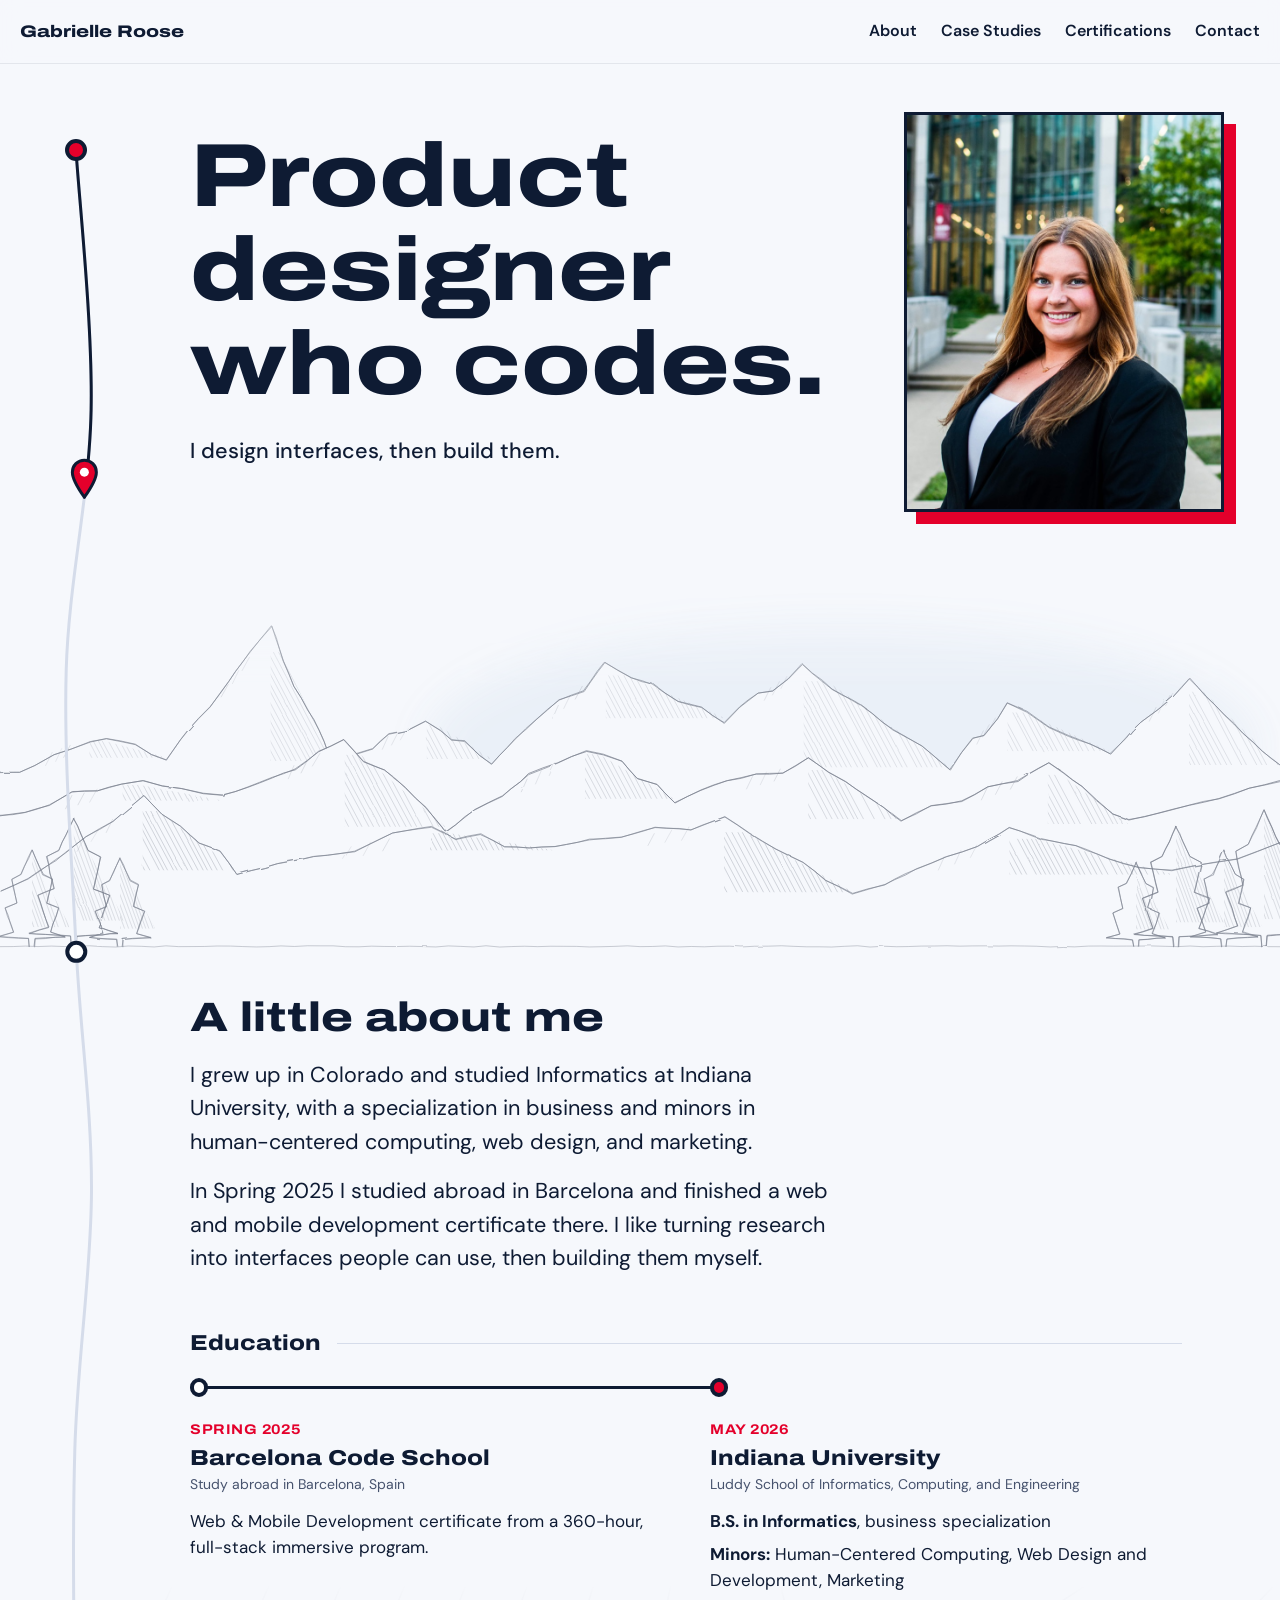
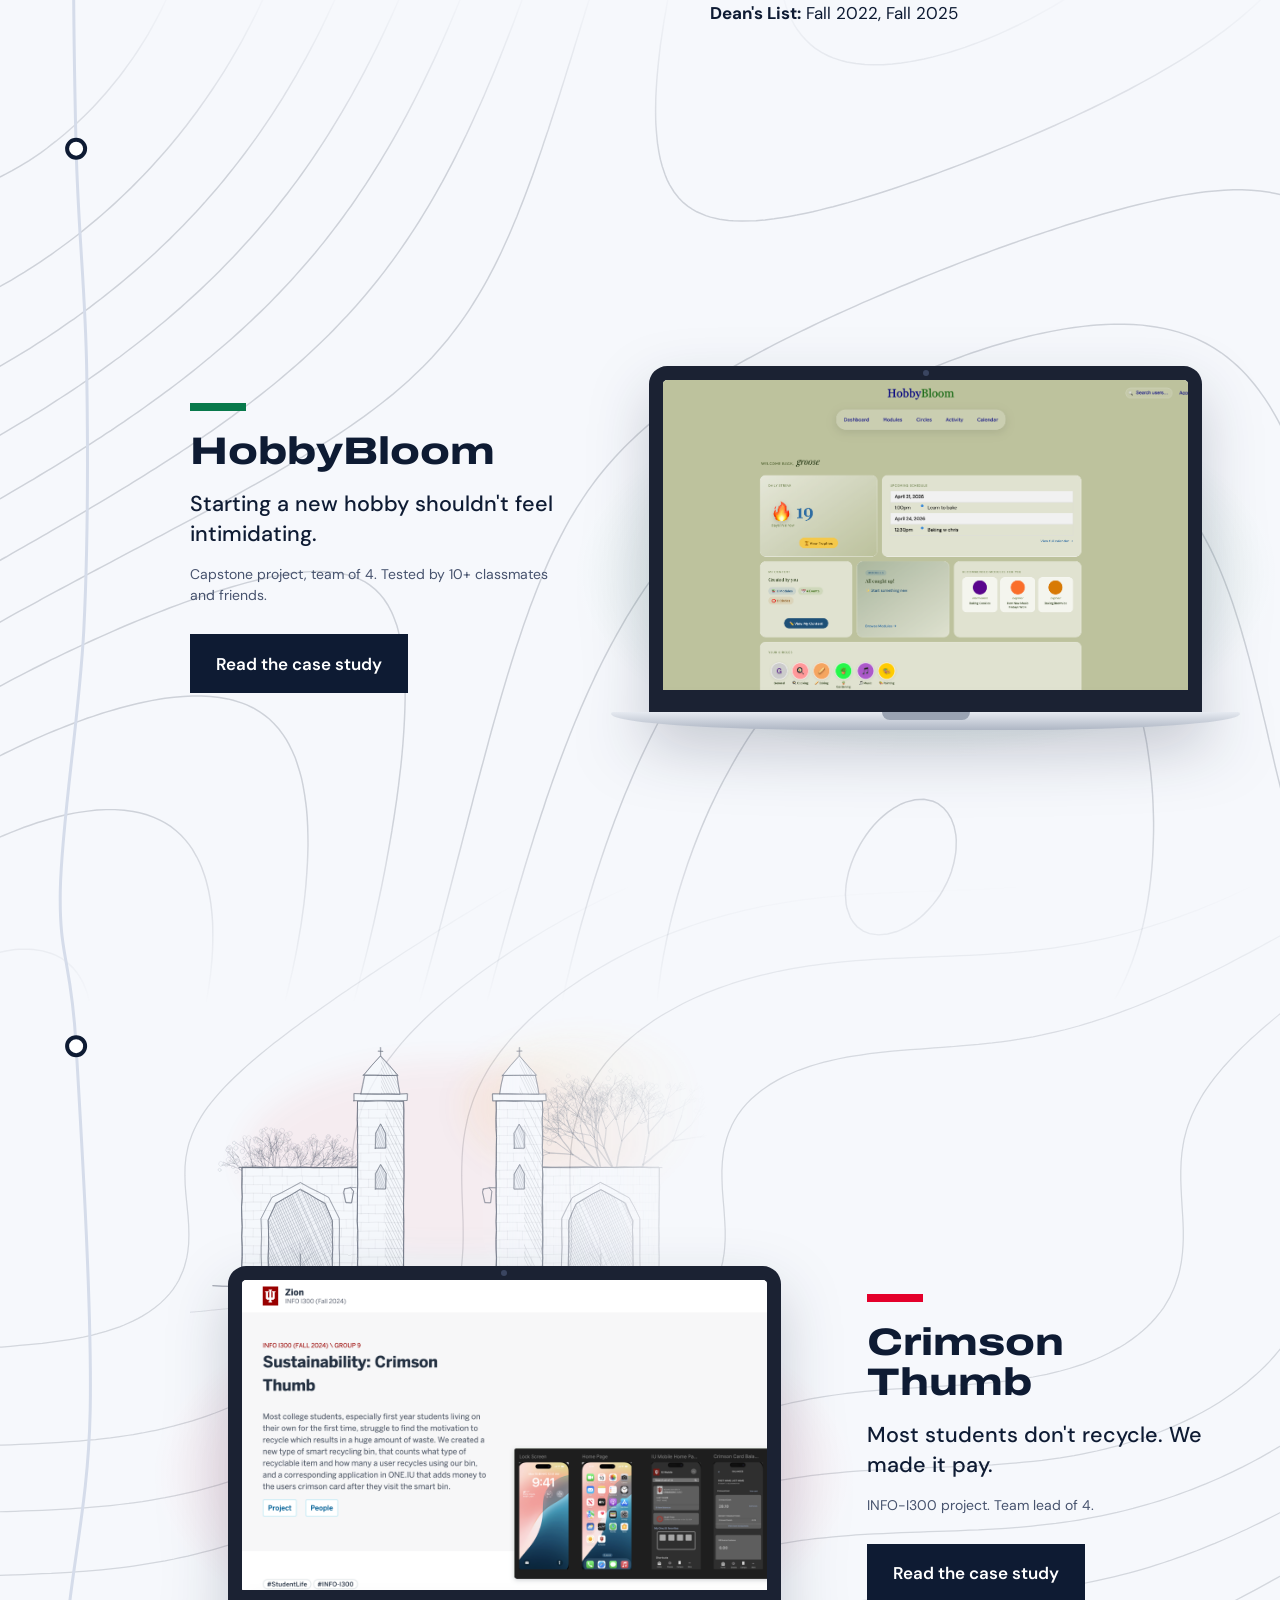
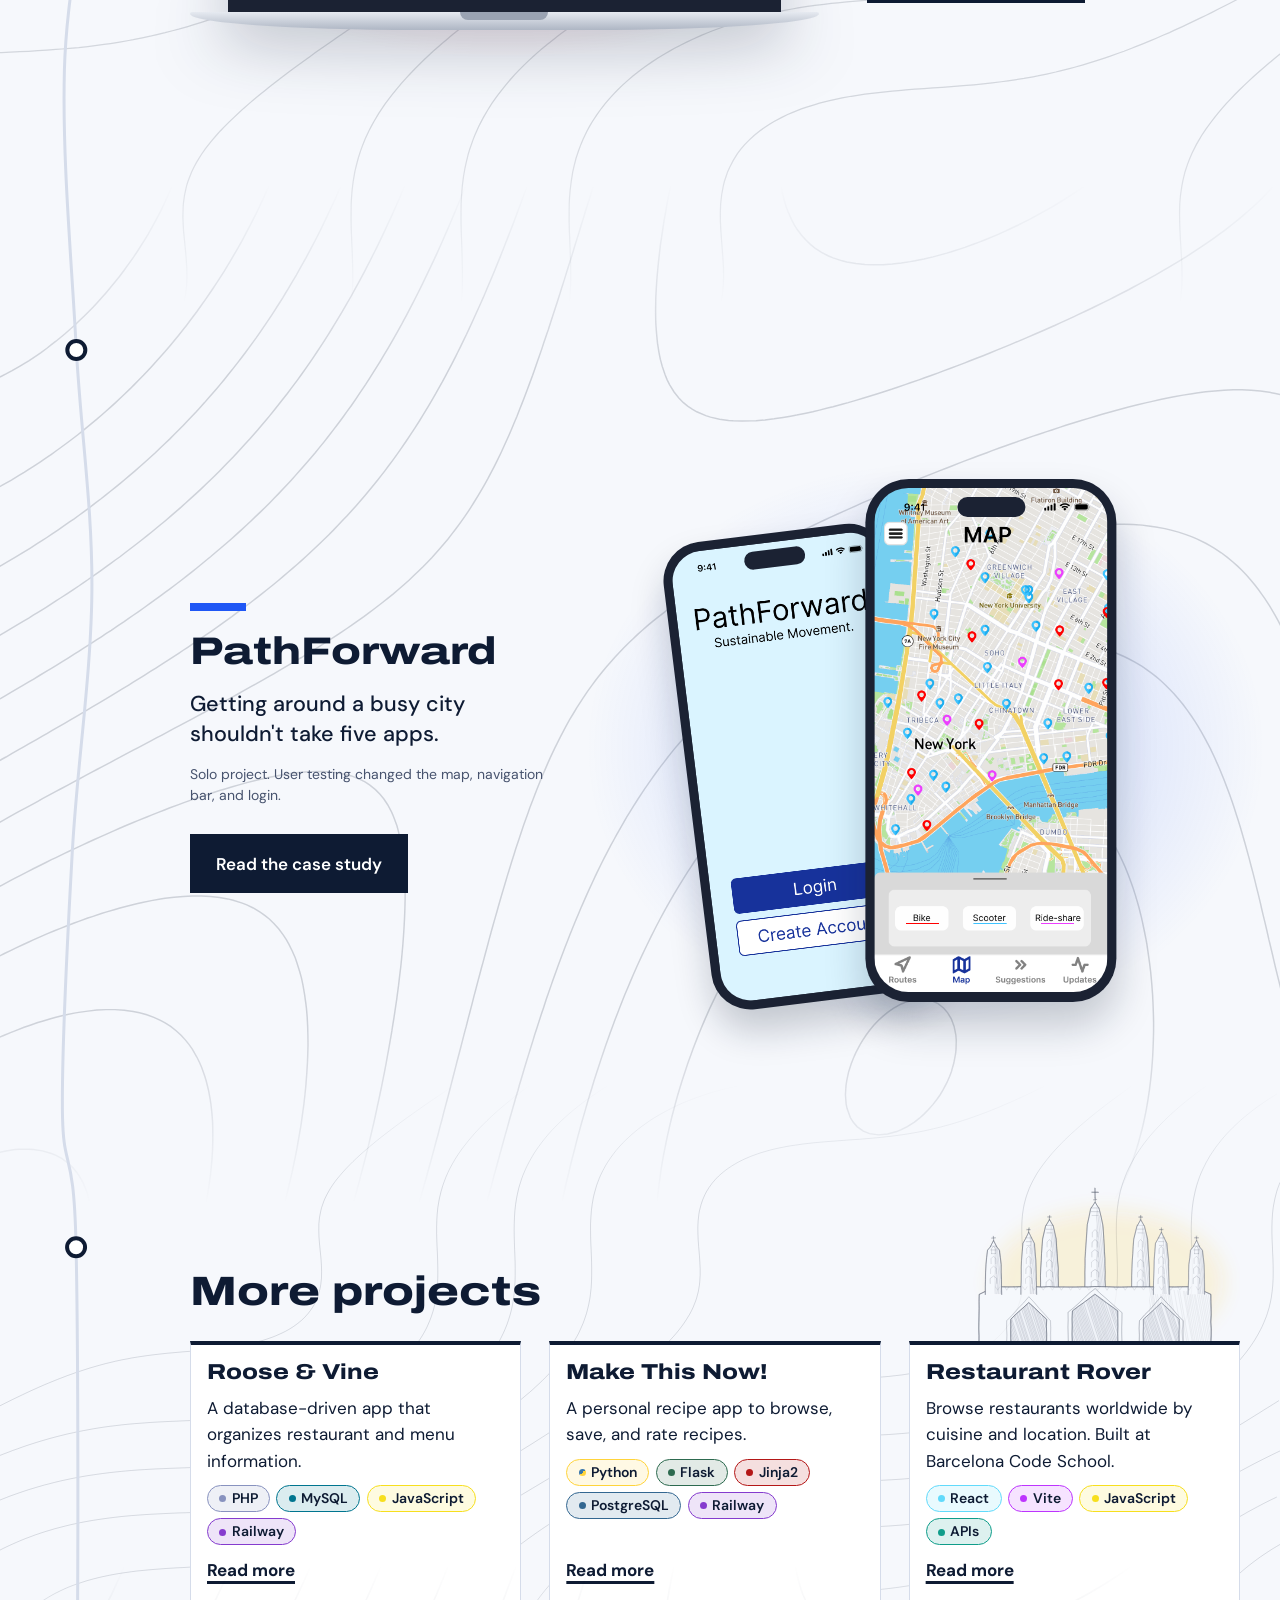
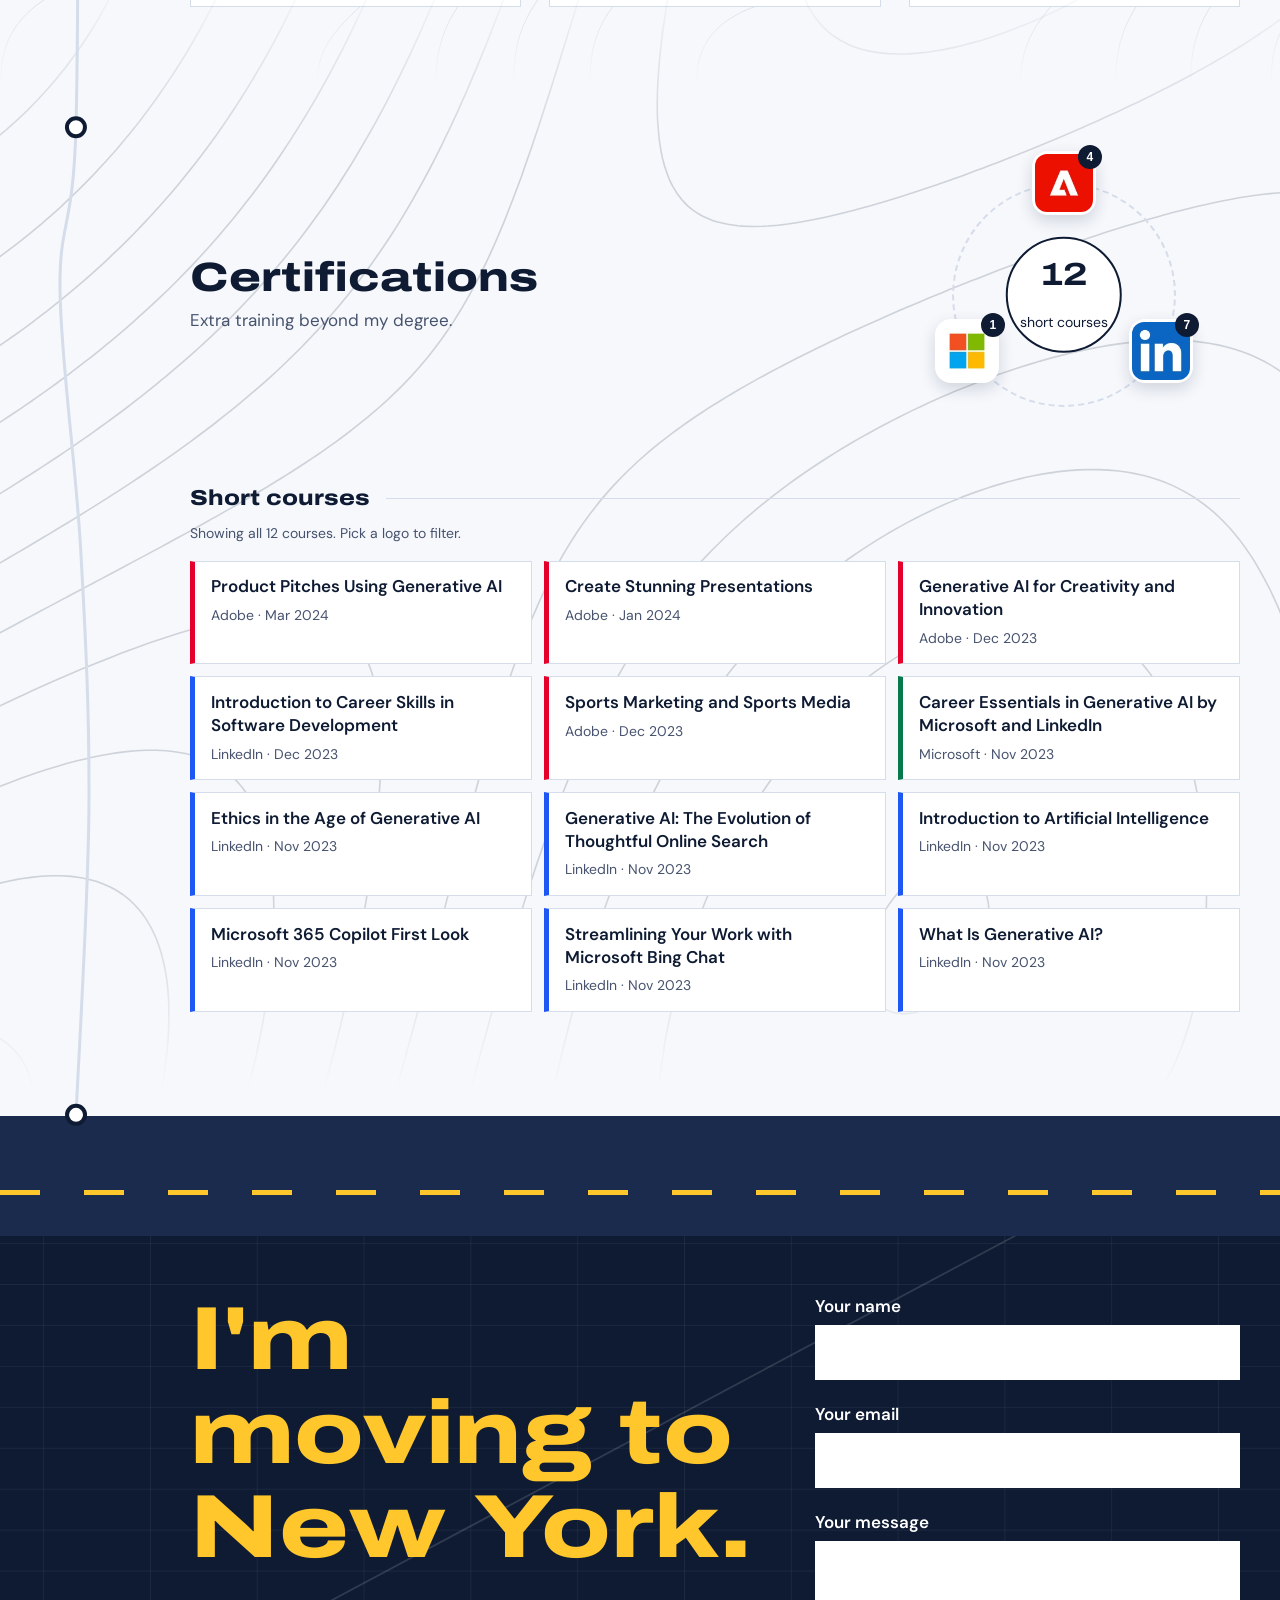
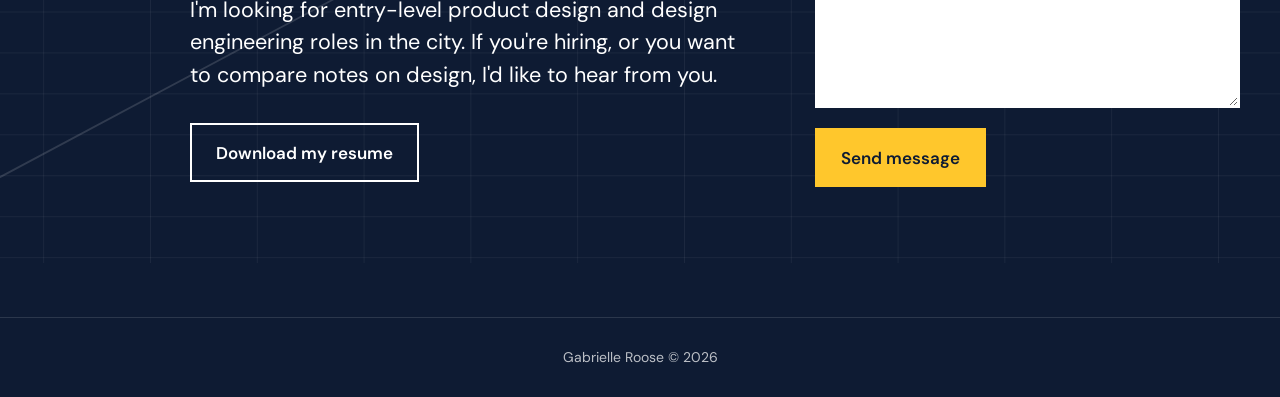
<file: index.html>
<!DOCTYPE html>
<html lang="en">
  <head>
    <meta charset="UTF-8" />
    <meta name="viewport" content="width=device-width, initial-scale=1.0" />
    <title>Gabrielle Roose | Product designer who codes</title>
    <link rel="apple-touch-icon" sizes="180x180" href="GRfavicon_io/apple-touch-icon.png" />
    <link rel="icon" type="image/png" sizes="32x32" href="GRfavicon_io/favicon-32x32.png" />
    <link rel="icon" type="image/png" sizes="16x16" href="GRfavicon_io/favicon-16x16.png" />
    <link rel="manifest" href="GRfavicon_io/site.webmanifest" />

    <link rel="preconnect" href="https://fonts.googleapis.com" />
    <link rel="preconnect" href="https://fonts.gstatic.com" crossorigin />
    <link
      href="https://fonts.googleapis.com/css2?family=Archivo:wdth,wght@62..125,100..900&family=DM+Sans:ital,opsz,wght@0,9..40,300..800;1,9..40,300..800&display=swap"
      rel="stylesheet"
    />

    <link rel="stylesheet" href="css/sketch.css" />
  </head>

  <body>
    <a class="skip" href="#case-studies">Skip to case studies</a>

    <header class="topbar">
      <a class="wordmark" href="#top">Gabrielle Roose</a>
      <nav class="topbar__nav" aria-label="Main">
        <a href="#about">About</a>
        <a href="case-studies.html">Case Studies</a>
        <a href="#certifications">Certifications</a>
        <a href="#contact">Contact</a>
      </nav>
    </header>

    <main class="journey" id="top">
      <!-- the route through the left margin, drawn by js/sketch.js -->
      <svg class="trail" aria-hidden="true"></svg>

      <!-- COLORADO -->
      <section class="place place--hero" data-stop="Colorado" data-stop-offset="150">
        <img class="sketch sketch--mountains" src="images/sketches/mountains.svg" alt="" aria-hidden="true" />

        <div class="hero__text">
          <h1 class="hero__title">Product designer who codes.</h1>
          <p class="hero__lede">
            I design interfaces, then build them.
          </p>
        </div>

        <div class="hero__photo">
          <img
            src="images/Gabrielle-Roose-Headshot-900.jpg"
            alt="Headshot of Gabrielle Roose"
          />
        </div>
      </section>

      <!-- ABOUT -->
      <section class="place place--about" id="about" data-stop="About">
        <h2 class="place__title">A little about me</h2>
        <div class="about__text">
          <p>
            I grew up in Colorado and studied Informatics at Indiana
            University, with a specialization in business and minors in
            human-centered computing, web design, and marketing.
          </p>
          <p>
            In Spring 2025 I studied abroad in Barcelona and finished a web and
            mobile development certificate there. I like turning research into
            interfaces people can use, then building them myself.
          </p>
          <!-- <p>After I graduate in December, I'm moving to New York.</p> -->
        </div>

        <!-- education: a short stretch of route, Barcelona to Bloomington -->
        <div class="schooling">
          <h3 class="place__sub">Education</h3>
          <ol class="timeline">
            <li class="timeline__stop">
              <p class="timeline__when">Spring 2025</p>
              <h4 class="timeline__where">Barcelona Code School</h4>
              <p class="timeline__place">Study abroad in Barcelona, Spain</p>
              <p class="timeline__what">Web &amp; Mobile Development certificate from a 360-hour, full-stack immersive program.</p>
            </li>
            <li class="timeline__stop timeline__stop--end">
              <p class="timeline__when">May 2026</p>
              <h4 class="timeline__where">Indiana University</h4>
              <p class="timeline__place">Luddy School of Informatics, Computing, and Engineering</p>
              <ul class="timeline__facts">
                <li><strong>B.S. in Informatics</strong>, business specialization</li>
                <li><strong>Minors:</strong> Human-Centered Computing, Web Design and Development, Marketing</li>
                <li><strong>Dean's List:</strong> Fall 2022, Fall 2025</li>
              </ul>
            </li>
          </ol>
        </div>
      </section>

      <!-- CASE STUDIES: one chapter per project -->
      <section class="chapter chapter--green" id="case-studies" data-stop="HobbyBloom" data-intro>
        <div class="place__bg place__bg--in" aria-hidden="true"></div>
        <div class="chapter__copy">
          <h2 class="chapter__name">HobbyBloom</h2>
          <p class="chapter__line">Starting a new hobby shouldn't feel intimidating.</p>
          <p class="chapter__meta">Capstone project, team of 4. Tested by 10+ classmates and friends.</p>
          <a class="button" href="hobbybloom.html">Read the case study</a>
        </div>
        <!-- the screenshot sits on a laptop drawn in CSS -->
        <div class="laptop">
          <div class="chapter__media">
            <img
              src="images/HobbyBloomCover.png"
              alt="HobbyBloom dashboard showing a user's hobbies and progress"
            />
          </div>
          <div class="laptop__base" aria-hidden="true"></div>
        </div>
      </section>

      <section class="chapter chapter--red chapter--flip" data-stop="Crimson Thumb">
        <div class="place__bg place__bg--bcn" aria-hidden="true"></div>
        <img class="sketch sketch--gate" src="images/sketches/gate.svg" alt="" aria-hidden="true" />
        <div class="chapter__copy">
          <h2 class="chapter__name">Crimson Thumb</h2>
          <p class="chapter__line">Most students don't recycle. We made it pay.</p>
          <p class="chapter__meta">INFO-I300 project. Team lead of 4.</p>
          <a class="button" href="crimson-thumb.html">Read the case study</a>
        </div>
        <!-- the screenshot sits on a laptop drawn in CSS -->
        <div class="laptop">
          <div class="chapter__media">
            <img
              src="images/CrimsonThumbZion.png"
              alt="Crimson Thumb mobile app screens for the recycling rewards system"
            />
          </div>
          <div class="laptop__base" aria-hidden="true"></div>
        </div>
      </section>

      <section class="chapter chapter--blue" data-stop="PathForward">
        <div class="place__bg place__bg--in" aria-hidden="true"></div>
        <div class="chapter__copy">
          <h2 class="chapter__name">PathForward</h2>
          <p class="chapter__line">Getting around a busy city shouldn't take five apps.</p>
          <p class="chapter__meta">Solo project. User testing changed the map, navigation bar, and login.</p>
          <a class="button" href="pathforward.html">Read the case study</a>
        </div>
        <!-- PathForward is a phone app, so it gets phones: the map in front, the welcome screen behind -->
        <div class="phones">
          <div class="phone phone--back">
            <img
              src="images/PathForward-login.png"
              alt="PathForward welcome screen with the tagline Sustainable Movement and Login and Create Account buttons"
            />
          </div>
          <div class="phone phone--front">
            <img
              src="images/PathForward-map.png"
              alt="PathForward map of lower Manhattan with bike, scooter and ride-share pins and a filter for each"
            />
          </div>
        </div>
      </section>

      <!-- MORE PROJECTS -->
      <section class="place place--more" id="more" data-stop="More projects">
        <div class="place__bg place__bg--bcn" aria-hidden="true"></div>
        <img class="sketch sketch--sagrada" src="images/sketches/sagrada.svg" alt="" aria-hidden="true" />
        <h2 class="place__title">More projects</h2>
        <ul class="cards">
          <li class="card">
            <h3 class="card__title">Roose &amp; Vine</h3>
            <p class="card__summary">A database-driven app that organizes restaurant and menu information.</p>
            <ul class="chips" aria-label="Tools"><li data-tool="php">PHP</li><li data-tool="mysql">MySQL</li><li data-tool="javascript">JavaScript</li><li data-tool="railway">Railway</li></ul>
            <a class="card__link" href="roose-vine.html">Read more</a>
          </li>
          <li class="card">
            <h3 class="card__title">Make This Now!</h3>
            <p class="card__summary">A personal recipe app to browse, save, and rate recipes.</p>
            <ul class="chips" aria-label="Tools"><li data-tool="python">Python</li><li data-tool="flask">Flask</li><li data-tool="jinja">Jinja2</li><li data-tool="postgresql">PostgreSQL</li><li data-tool="railway">Railway</li></ul>
            <a class="card__link" href="make-this-now.html">Read more</a>
          </li>
          <li class="card">
            <h3 class="card__title">Restaurant Rover</h3>
            <p class="card__summary">Browse restaurants worldwide by cuisine and location. Built at Barcelona Code School.</p>
            <ul class="chips" aria-label="Tools"><li data-tool="react">React</li><li data-tool="vite">Vite</li><li data-tool="javascript">JavaScript</li><li data-tool="api">APIs</li></ul>
            <a class="card__link" href="restaurant-rover.html">Read more</a>
          </li>
        </ul>
      </section>

      <!-- CERTIFICATIONS -->
      <section class="place place--certs" id="certifications" data-stop="Certifications">
        <div class="place__bg place__bg--in" aria-hidden="true"></div>

        <header class="place__head">
          <div>
            <h2 class="place__title">Certifications</h2>
            <p class="place__text">Extra training beyond my degree.</p>
          </div>

          <!-- the issuers orbit a dashed track; picking one filters the short courses below -->
          <div class="orbit" role="group" aria-label="Filter short courses by issuer">
            <button class="orbit__all" type="button" data-issuer="all" aria-pressed="true">
              <strong>12</strong> short courses
            </button>
            <ul class="orbit__ring">
              <li class="orbit__item" style="--a: 0deg">
                <button class="orbit__logo" type="button" data-issuer="adobe" aria-pressed="false" aria-label="Show Adobe courses (4)">
                  <img src="images/adobe.jpg" alt="" width="100" height="100" />
                  <span class="orbit__count" aria-hidden="true">4</span>
                </button>
              </li>
              <li class="orbit__item" style="--a: 120deg">
                <button class="orbit__logo" type="button" data-issuer="linkedin" aria-pressed="false" aria-label="Show LinkedIn courses (7)">
                  <img src="images/linkedin_logo.jpg" alt="" width="100" height="100" />
                  <span class="orbit__count" aria-hidden="true">7</span>
                </button>
              </li>
              <li class="orbit__item" style="--a: 240deg">
                <button class="orbit__logo" type="button" data-issuer="microsoft" aria-pressed="false" aria-label="Show Microsoft courses (1)">
                  <img src="images/microsoft_logo.jpg" alt="" width="100" height="100" />
                  <span class="orbit__count" aria-hidden="true">1</span>
                </button>
              </li>
            </ul>
          </div>
        </header>


        <h3 class="place__sub">Short courses</h3>
        <p class="courses__status" role="status">Showing all 12 courses. Pick a logo to filter.</p>
        <ul class="courses">
          <li class="course course--adobe" data-issuer="adobe">
            <h4 class="course__name">Product Pitches Using Generative AI</h4>
            <p class="course__meta">Adobe · Mar 2024</p>
          </li>
          <li class="course course--adobe" data-issuer="adobe">
            <h4 class="course__name">Create Stunning Presentations</h4>
            <p class="course__meta">Adobe · Jan 2024</p>
          </li>
          <li class="course course--adobe" data-issuer="adobe">
            <h4 class="course__name">Generative AI for Creativity and Innovation</h4>
            <p class="course__meta">Adobe · Dec 2023</p>
          </li>
          <li class="course course--linkedin" data-issuer="linkedin">
            <h4 class="course__name">Introduction to Career Skills in Software Development</h4>
            <p class="course__meta">LinkedIn · Dec 2023</p>
          </li>
          <li class="course course--adobe" data-issuer="adobe">
            <h4 class="course__name">Sports Marketing and Sports Media</h4>
            <p class="course__meta">Adobe · Dec 2023</p>
          </li>
          <li class="course course--microsoft" data-issuer="microsoft">
            <h4 class="course__name">Career Essentials in Generative AI by Microsoft and LinkedIn</h4>
            <p class="course__meta">Microsoft · Nov 2023</p>
          </li>
          <li class="course course--linkedin" data-issuer="linkedin">
            <h4 class="course__name">Ethics in the Age of Generative AI</h4>
            <p class="course__meta">LinkedIn · Nov 2023</p>
          </li>
          <li class="course course--linkedin" data-issuer="linkedin">
            <h4 class="course__name">Generative AI: The Evolution of Thoughtful Online Search</h4>
            <p class="course__meta">LinkedIn · Nov 2023</p>
          </li>
          <li class="course course--linkedin" data-issuer="linkedin">
            <h4 class="course__name">Introduction to Artificial Intelligence</h4>
            <p class="course__meta">LinkedIn · Nov 2023</p>
          </li>
          <li class="course course--linkedin" data-issuer="linkedin">
            <h4 class="course__name">Microsoft 365 Copilot First Look</h4>
            <p class="course__meta">LinkedIn · Nov 2023</p>
          </li>
          <li class="course course--linkedin" data-issuer="linkedin">
            <h4 class="course__name">Streamlining Your Work with Microsoft Bing Chat</h4>
            <p class="course__meta">LinkedIn · Nov 2023</p>
          </li>
          <li class="course course--linkedin" data-issuer="linkedin">
            <h4 class="course__name">What Is Generative AI?</h4>
            <p class="course__meta">LinkedIn · Nov 2023</p>
          </li>
        </ul>
      </section>

      <!-- NEW YORK -->
      <section class="place place--ny" id="contact" data-stop="New York" data-stop-offset="0">
        <div class="place__bg place__bg--ny" aria-hidden="true"></div>

        <div class="road" aria-hidden="true">
          <div class="taxi">
            <svg viewBox="0 0 220 96" role="presentation" focusable="false">
              <path d="M10 66 V52 q0-8 9-10 l26-6 q8-16 24-20 h44 q16 2 26 18 l34 8 q12 3 12 14 v10 z" fill="#FFC72C" stroke="#0E1B33" stroke-width="4" stroke-linejoin="round"/>
              <path d="M62 40 q6-12 18-14 h26 v14 z" fill="#CFE3F7" stroke="#0E1B33" stroke-width="3" stroke-linejoin="round"/>
              <path d="M112 26 h8 q12 3 20 14 h-28 z" fill="#CFE3F7" stroke="#0E1B33" stroke-width="3" stroke-linejoin="round"/>
              <rect x="86" y="10" width="28" height="9" rx="2" fill="#FFFFFF" stroke="#0E1B33" stroke-width="3"/>
              <rect x="14" y="54" width="192" height="6" fill="#0E1B33"/>
              <path d="M204 56 h8 v6 h-8 z" fill="#FFFFFF" stroke="#0E1B33" stroke-width="2"/>
              <g class="taxi__wheel"><circle cx="54" cy="76" r="16" fill="#0E1B33"/><circle cx="54" cy="76" r="7" fill="#D5DCEA"/><path d="M47 76 h14 M54 69 v14" stroke="#0E1B33" stroke-width="3"/></g>
              <g class="taxi__wheel"><circle cx="166" cy="76" r="16" fill="#0E1B33"/><circle cx="166" cy="76" r="7" fill="#D5DCEA"/><path d="M159 76 h14 M166 69 v14" stroke="#0E1B33" stroke-width="3"/></g>
            </svg>
          </div>
        </div>

        <div class="city">
          <div class="city__text">
            <h2 class="city__title">I'm moving to New&nbsp;York.</h2>
            <p class="city__lede">
              I'm looking for entry-level product design and design engineering
              roles in the city. If you're hiring, or you want to compare notes
              on design, I'd like to hear from you.
            </p>
            <div class="city__actions">
              <a class="button button--plain" href="assets/GabrielleRooseResume26.pdf">Download my resume</a>
            </div>
          </div>

          <form class="contact-form" action="https://formspree.io/f/xeoyddao" method="post">
            <label for="name">Your name</label>
            <input type="text" id="name" name="name" autocomplete="name" minlength="2" maxlength="50" required />

            <label for="email">Your email</label>
            <input type="email" id="email" name="email" autocomplete="email" maxlength="100" required />

            <label for="message">Your message</label>
            <textarea id="message" name="message" rows="5" required></textarea>

            <button class="button" type="submit">Send message</button>
            <p class="contact-form__status" role="status"></p>
          </form>
        </div>
      </section>
    </main>

    <footer class="footer">Gabrielle Roose © 2026</footer>

    <script src="js/sketch.js"></script>
  </body>
</html>
</file>
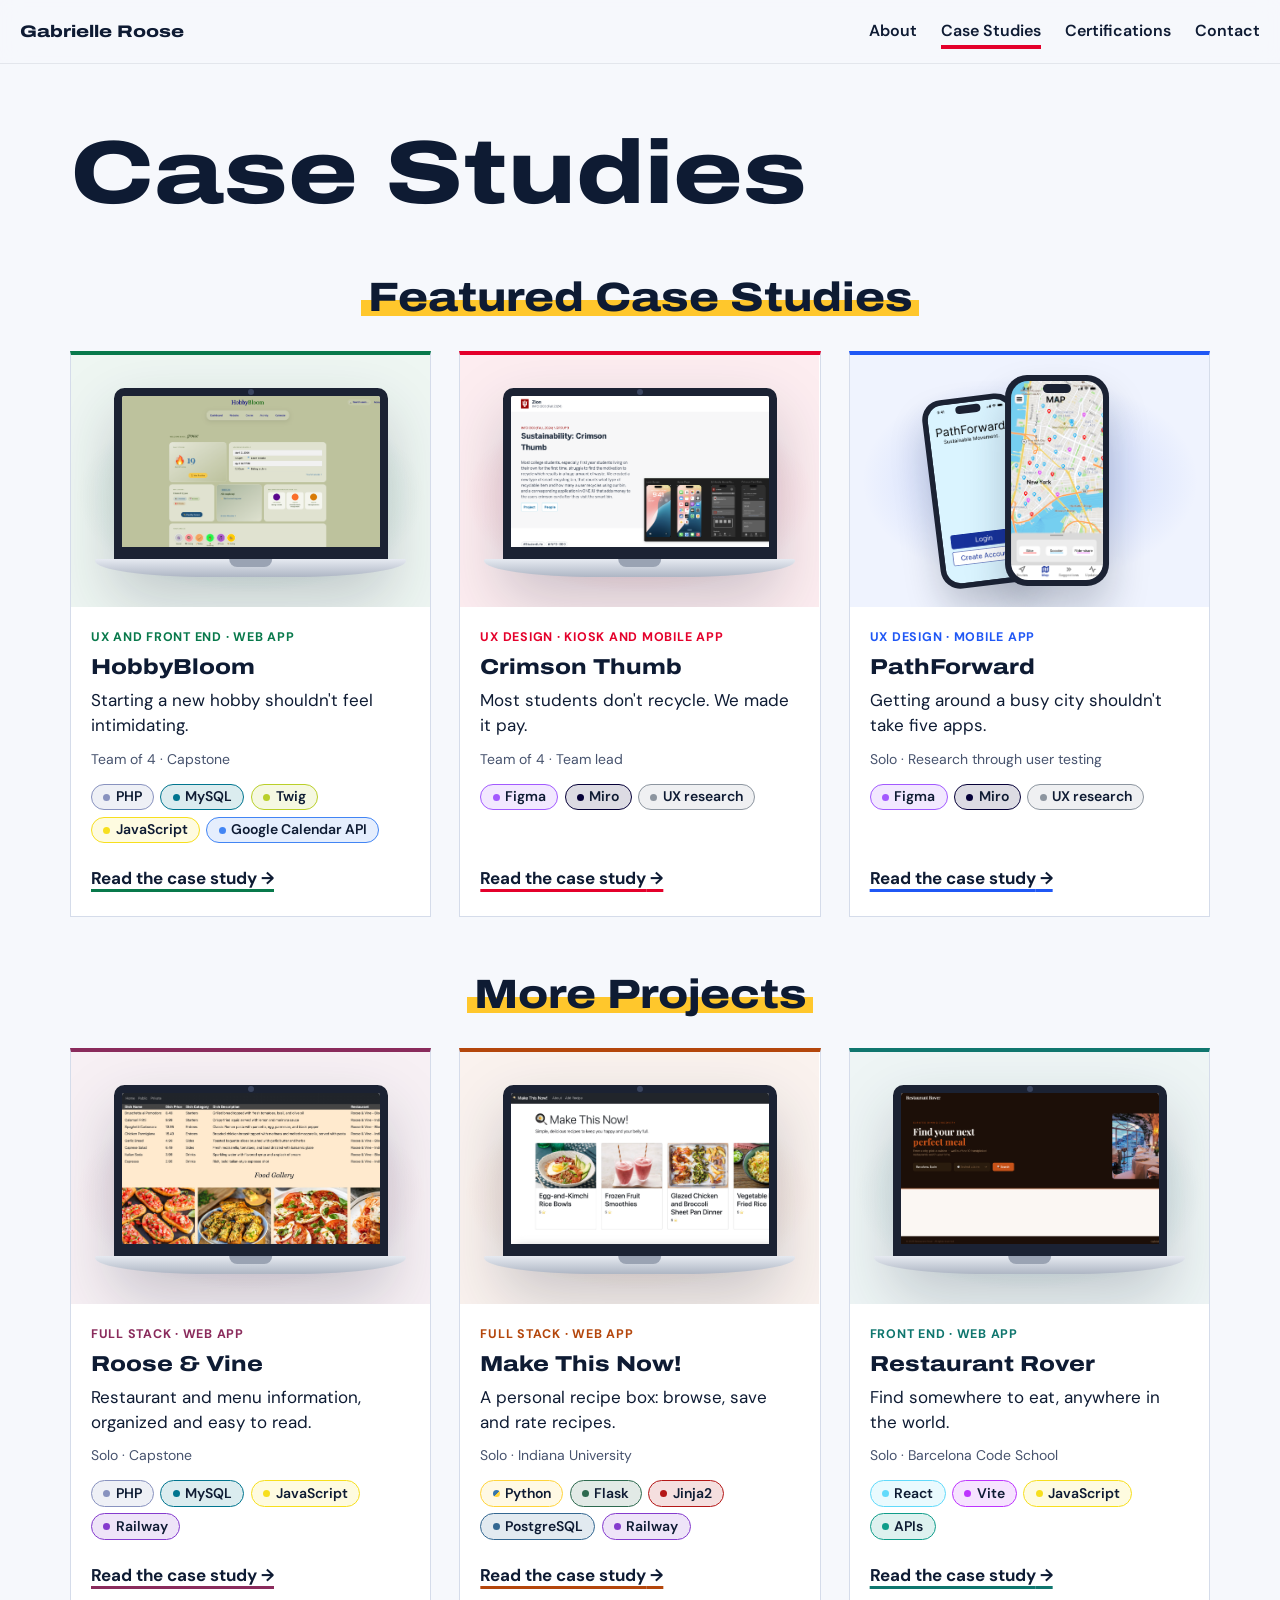
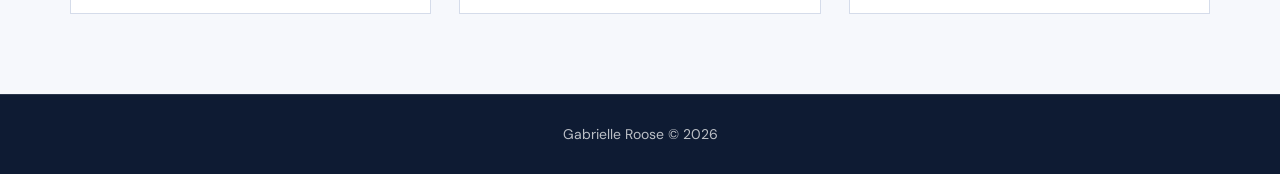
<file: case-studies.html>
<!DOCTYPE html>
<html lang="en">
  <head>
    <meta charset="UTF-8" />
    <meta name="viewport" content="width=device-width, initial-scale=1.0" />
    <title>Case Studies | Gabrielle Roose</title>
    <link rel="apple-touch-icon" sizes="180x180" href="GRfavicon_io/apple-touch-icon.png" />
    <link rel="icon" type="image/png" sizes="32x32" href="GRfavicon_io/favicon-32x32.png" />
    <link rel="icon" type="image/png" sizes="16x16" href="GRfavicon_io/favicon-16x16.png" />
    <link rel="manifest" href="GRfavicon_io/site.webmanifest" />

    <link rel="preconnect" href="https://fonts.googleapis.com" />
    <link rel="preconnect" href="https://fonts.gstatic.com" crossorigin />
    <link
      href="https://fonts.googleapis.com/css2?family=Archivo:wdth,wght@62..125,100..900&family=DM+Sans:ital,opsz,wght@0,9..40,300..800;1,9..40,300..800&display=swap"
      rel="stylesheet"
    />

    <link rel="stylesheet" href="css/sketch.css" />
    <link rel="stylesheet" href="css/case-study.css" />
    <link rel="stylesheet" href="css/case-studies.css" />
  </head>

  <body>
    <a class="skip" href="#featured">Skip to the case studies</a>

    <header class="topbar">
      <a class="wordmark" href="index.html">Gabrielle Roose</a>
      <nav class="topbar__nav" aria-label="Main">
        <a href="index.html#about">About</a>
        <a href="case-studies.html" aria-current="page">Case Studies</a>
        <a href="index.html#certifications">Certifications</a>
        <a href="index.html#contact">Contact</a>
      </nav>
    </header>

    <main class="case-studies">
      <header class="case-studies__head">
        <!-- <p class="case-studies__eyebrow">Work</p> -->
        <h1 class="case-studies__title">Case Studies</h1>
      </header>

      <section aria-labelledby="featured" class="case-studies__group">
        <h2 class="place__sub" id="featured"><span class="highlight">Featured Case Studies</span></h2>
        <ul class="study-grid">
        <li class="study-card tone--green">
          <div class="study-card__media">
            <div class="laptop">
              <div class="chapter__media">
                <img src="images/HobbyBloomCover.png" alt="HobbyBloom dashboard" />
              </div>
              <div class="laptop__base" aria-hidden="true"></div>
            </div>
          </div>
          <div class="study-card__body">
            <p class="study-card__kicker">UX and front end · Web app</p>
            <h3 class="study-card__name">HobbyBloom</h3>
            <p class="study-card__line">Starting a new hobby shouldn't feel intimidating.</p>
            <p class="study-card__meta">Team of 4 · Capstone</p>
            <ul class="chips" aria-label="Tools"><li data-tool="php">PHP</li><li data-tool="mysql">MySQL</li><li data-tool="twig">Twig</li><li data-tool="javascript">JavaScript</li><li data-tool="google">Google Calendar API</li></ul>
            <a class="study-card__link" href="hobbybloom.html">Read the case study<span aria-hidden="true"> &rarr;</span></a>
          </div>
        </li>
        <li class="study-card tone--red">
          <div class="study-card__media">
            <div class="laptop">
              <div class="chapter__media">
                <img src="images/CrimsonThumbZion.png" alt="Crimson Thumb project page with app screens" />
              </div>
              <div class="laptop__base" aria-hidden="true"></div>
            </div>
          </div>
          <div class="study-card__body">
            <p class="study-card__kicker">UX design · Kiosk and mobile app</p>
            <h3 class="study-card__name">Crimson Thumb</h3>
            <p class="study-card__line">Most students don't recycle. We made it pay.</p>
            <p class="study-card__meta">Team of 4 · Team lead</p>
            <ul class="chips" aria-label="Tools"><li data-tool="figma">Figma</li><li data-tool="miro">Miro</li><li data-tool="ux">UX research</li></ul>
            <a class="study-card__link" href="crimson-thumb.html">Read the case study<span aria-hidden="true"> &rarr;</span></a>
          </div>
        </li>
        <li class="study-card tone--blue">
          <div class="study-card__media">
            <div class="phones">
              <div class="phone phone--back">
                <img src="images/PathForward-login.png" alt="" />
              </div>
              <div class="phone phone--front">
                <img src="images/PathForward-map.png" alt="PathForward map of lower Manhattan with bike, scooter and ride-share pins" />
              </div>
            </div>
          </div>
          <div class="study-card__body">
            <p class="study-card__kicker">UX design · Mobile app</p>
            <h3 class="study-card__name">PathForward</h3>
            <p class="study-card__line">Getting around a busy city shouldn't take five apps.</p>
            <p class="study-card__meta">Solo · Research through user testing</p>
            <ul class="chips" aria-label="Tools"><li data-tool="figma">Figma</li><li data-tool="miro">Miro</li><li data-tool="ux">UX research</li></ul>
            <a class="study-card__link" href="pathforward.html">Read the case study<span aria-hidden="true"> &rarr;</span></a>
          </div>
        </li>
        </ul>
      </section>

      <section aria-labelledby="builds" class="case-studies__group">
        <h2 class="place__sub" id="builds"><span class="highlight">More Projects</span></h2>
        <ul class="study-grid">
        <li class="study-card tone--plum">
          <div class="study-card__media">
            <div class="laptop">
              <div class="chapter__media">
                <img src="images/capstone.jpg" alt="Roose &amp; Vine restaurant database" />
              </div>
              <div class="laptop__base" aria-hidden="true"></div>
            </div>
          </div>
          <div class="study-card__body">
            <p class="study-card__kicker">Full stack · Web app</p>
            <h3 class="study-card__name">Roose &amp; Vine</h3>
            <p class="study-card__line">Restaurant and menu information, organized and easy to read.</p>
            <p class="study-card__meta">Solo · Capstone</p>
            <ul class="chips" aria-label="Tools"><li data-tool="php">PHP</li><li data-tool="mysql">MySQL</li><li data-tool="javascript">JavaScript</li><li data-tool="railway">Railway</li></ul>
            <a class="study-card__link" href="roose-vine.html">Read the case study<span aria-hidden="true"> &rarr;</span></a>
          </div>
        </li>
        <li class="study-card tone--orange">
          <div class="study-card__media">
            <div class="laptop">
              <div class="chapter__media">
                <img src="images/211.jpg" alt="Make This Now! recipe website" />
              </div>
              <div class="laptop__base" aria-hidden="true"></div>
            </div>
          </div>
          <div class="study-card__body">
            <p class="study-card__kicker">Full stack · Web app</p>
            <h3 class="study-card__name">Make This Now!</h3>
            <p class="study-card__line">A personal recipe box: browse, save and rate recipes.</p>
            <p class="study-card__meta">Solo · Indiana University</p>
            <ul class="chips" aria-label="Tools"><li data-tool="python">Python</li><li data-tool="flask">Flask</li><li data-tool="jinja">Jinja2</li><li data-tool="postgresql">PostgreSQL</li><li data-tool="railway">Railway</li></ul>
            <a class="study-card__link" href="make-this-now.html">Read the case study<span aria-hidden="true"> &rarr;</span></a>
          </div>
        </li>
        <li class="study-card tone--teal">
          <div class="study-card__media">
            <div class="laptop">
              <div class="chapter__media">
                <img src="images/restaurantrover.png" alt="Restaurant Rover restaurant finder" />
              </div>
              <div class="laptop__base" aria-hidden="true"></div>
            </div>
          </div>
          <div class="study-card__body">
            <p class="study-card__kicker">Front end · Web app</p>
            <h3 class="study-card__name">Restaurant Rover</h3>
            <p class="study-card__line">Find somewhere to eat, anywhere in the world.</p>
            <p class="study-card__meta">Solo · Barcelona Code School</p>
            <ul class="chips" aria-label="Tools"><li data-tool="react">React</li><li data-tool="vite">Vite</li><li data-tool="javascript">JavaScript</li><li data-tool="api">APIs</li></ul>
            <a class="study-card__link" href="restaurant-rover.html">Read the case study<span aria-hidden="true"> &rarr;</span></a>
          </div>
        </li>
        </ul>
      </section>
    </main>

    <footer class="footer">Gabrielle Roose © 2026</footer>
    <a class="to-top" href="#top" aria-label="Back to top">
      <svg width="20" height="20" viewBox="0 0 24 24" fill="none" stroke="currentColor" stroke-width="1.75" stroke-linecap="round" stroke-linejoin="round" aria-hidden="true"><path d="M12 19V5M6 11l6-6 6 6" /></svg>
    </a>
    <script src="js/case-study.js"></script>
  </body>
</html>
</file>
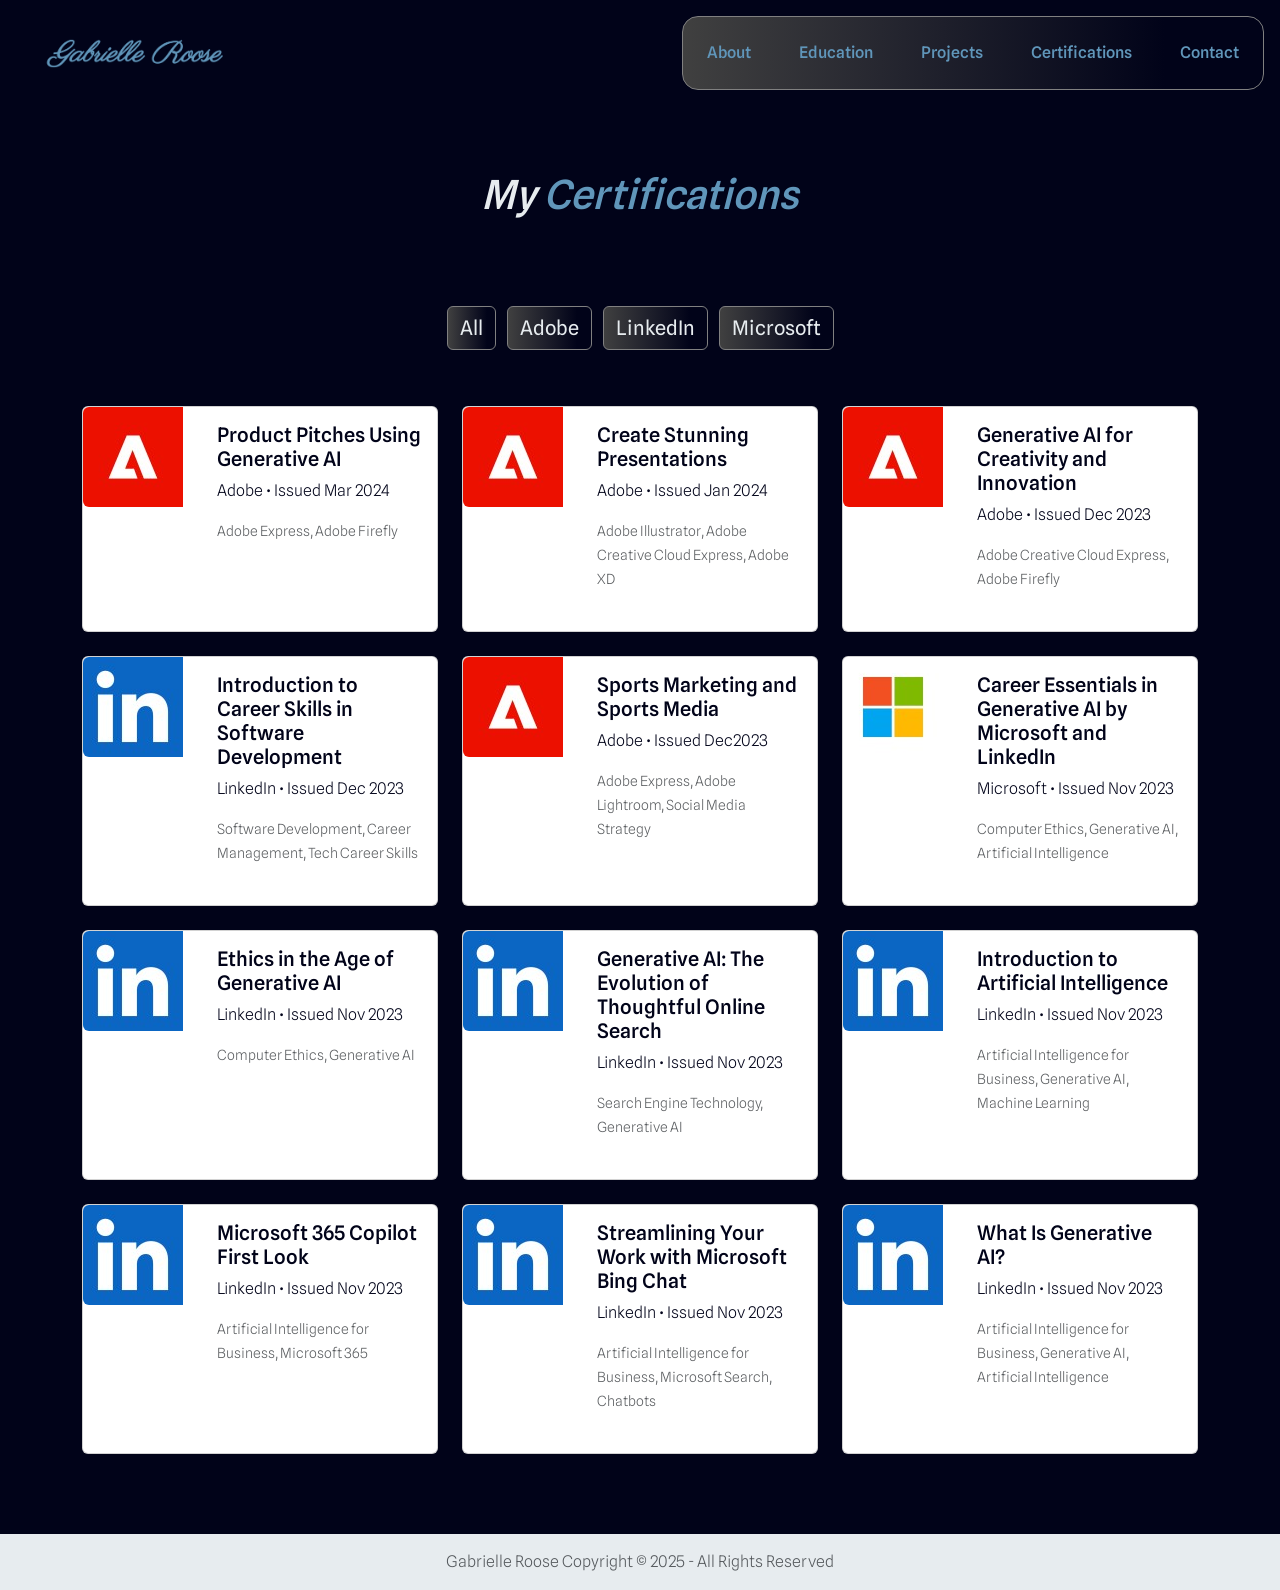
<file: certifications.html>
<!DOCTYPE html>
<html lang="en">

<head>
    <meta charset="UTF-8">
    <meta name="viewport" content="width=device-width, initial-scale=1.0">
    <title>Gabrielle Roose/Certifications</title>
    <!-- add your own favicon - https://favicon.io/ -->
    <!-- favicon converter: https://favicon.io/favicon-converter/ -->
    <link rel="apple-touch-icon" sizes="180x180" href="GRfavicon_io/apple-touch-icon.png">
    <link rel="icon" type="image/png" sizes="32x32" href="GRfavicon_io/favicon-32x32.png">
    <link rel="icon" type="image/png" sizes="16x16" href="GRfavicon_io/favicon-16x16.png">
    <link rel="manifest" href="GRfavicon_io/site.webmanifest">
    <!-- reset default browser stylesheet -->
    <link rel="stylesheet" href="css/modern-normalize.css">
    <!-- add google font and other resources here -->

    <link rel="preconnect" href="https://fonts.googleapis.com">
    <link rel="preconnect" href="https://fonts.gstatic.com" crossorigin>
    <link href="https://fonts.googleapis.com/css2?family=Spline+Sans:wght@300..700&display=swap" rel="stylesheet">

    <!-- Bootstrap -->
    <link href="https://cdn.jsdelivr.net/npm/bootstrap@5.3.7/dist/css/bootstrap.min.css" rel="stylesheet"
        integrity="sha384-LN+7fdVzj6u52u30Kp6M/trliBMCMKTyK833zpbD+pXdCLuTusPj697FH4R/5mcr" crossorigin="anonymous">


    <!-- https://fonts.google.com/icons -->
    <link rel="stylesheet" href="https://fonts.googleapis.com/css2?family=Material+Symbols+Outlined:opsz,wght,FILL,GRAD@20..48,100..700,0..1,-50..200"/>

    <!-- custom styles -->
    <link rel="stylesheet" href="css/certifications.css">
    <link rel="stylesheet" href="css/nav.css">

</head>

<body>

    <nav>
        <div class="branding">
           <!-- Logomaker: https://www.squarespace.com/ -->
            <img class="logo" src="images/Gabrielle-Roose-logo.png" alt="logo" />
            <p class="menu-button">
              <span class="material-symbols-outlined">menu</span>
            </p>
          </div>


        <div class="menu">
            <div class="menu-box">
            <a class="menu-item" href="index.html">About</a>
            <a class="menu-item" href="education.html">Education</a>
            <a class="menu-item" href="projects.html">Projects</a>
            <a class="menu-item" href="certifications.html">Certifications</a>
            <a class="menu-item" href="index.html#contact">Contact</a>
            </div>
          </div>
    </nav>

    <main>

      <header>
        <h1>My <span class="header-split">Certifications</span></h1>

      </header>

      <section class="container my-5">

        <div class="text-center mb-4">
          <button class="btn btn-outline-light mx-1 filter-btn cert-filter" data-filter="all">All</button>
          <button class="btn btn-outline-light mx-1 filter-btn cert-filter" data-filter="adobe">Adobe</button>
          <button class="btn btn-outline-light mx-1 filter-btn cert-filter" data-filter="linkedin">LinkedIn</button>
          <button class="btn btn-outline-light mx-1 filter-btn cert-filter" data-filter="microsoft">Microsoft</button>
        </div>
      
        <div class="row g-4" id="certGrid">

          <div class="col-12 col-md-6 col-lg-4 cert-card" data-category="adobe">
          <div class="card mb-4 h-100" style="max-width: 540px;">
            <div class="row g-0">
              <div class="col-md-4">
                <img src="images/adobe.jpg" class="img-fluid rounded-start" alt="Image of Adobe Logo">
              </div>
              <div class="col-md-8">
                <div class="card-body">
                  <h5 class="card-title">Product Pitches Using Generative AI</h5>
                  <p class="card-text">Adobe • Issued Mar 2024</p>
                  <p class="card-text">
                    <small class="text-muted">Adobe Express, Adobe Firefly</small>
                  </p>
                </div>
              </div>
            </div>
          </div>
          </div>
          
          <div class="col-12 col-md-6 col-lg-4 cert-card" data-category="adobe">
          <div class="card mb-4 h-100" style="max-width: 540px;">
            <div class="row g-0">
              <div class="col-md-4">
                <img src="images/adobe.jpg" class="img-fluid rounded-start" alt="Image of Adobe Logo">
              </div>
              <div class="col-md-8">
                <div class="card-body">
                  <h5 class="card-title">Create Stunning Presentations</h5>
                  <p class="card-text">Adobe • Issued Jan 2024</p>
                  <p class="card-text">
                    <small class="text-muted">Adobe Illustrator, Adobe Creative Cloud Express, Adobe XD</small>
                  </p>
                </div>
              </div>
            </div>
          </div>
          </div>


          <div class="col-12 col-md-6 col-lg-4 cert-card" data-category="adobe">
          <div class="card mb-4 h-100" style="max-width: 540px;">
            <div class="row g-0">
              <div class="col-md-4">
                <img src="images/adobe.jpg" class="img-fluid rounded-start" alt="Image of Adobe Logo">
              </div>
              <div class="col-md-8">
                <div class="card-body">
                  <h5 class="card-title">Generative AI for Creativity and Innovation</h5>
                  <p class="card-text">Adobe • Issued Dec 2023</p>
                  <p class="card-text">
                    <small class="text-muted">Adobe Creative Cloud Express, Adobe Firefly</small>
                  </p>
                </div>
              </div>
            </div>
          </div>
          </div>


          <div class="col-12 col-md-6 col-lg-4 cert-card" data-category="linkedin">
          <div class="card mb-4 h-100" style="max-width: 540px;">
            <div class="row g-0">
              <div class="col-md-4">
                <img src="images/linkedin_logo.jpg" class="img-fluid rounded-start" alt="Image of LinkedIn Logo">
              </div>
              <div class="col-md-8">
                <div class="card-body">
                  <h5 class="card-title">Introduction to Career Skills in Software Development</h5>
                  <p class="card-text">LinkedIn • Issued Dec 2023</p>
                  <p class="card-text">
                    <small class="text-muted">Software Development, Career Management, Tech Career Skills</small>
                  </p>
                </div>
              </div>
            </div>
          </div>
          </div>


          <div class="col-12 col-md-6 col-lg-4 cert-card" data-category="adobe">
          <div class="card mb-4 h-100" style="max-width: 540px;">
            <div class="row g-0">
              <div class="col-md-4">
                <img src="images/adobe.jpg" class="img-fluid rounded-start" alt="Image of Adobe Logo">
              </div>
              <div class="col-md-8">
                <div class="card-body">
                  <h5 class="card-title">Sports Marketing and Sports Media</h5>
                  <p class="card-text">Adobe • Issued Dec2023</p>
                  <p class="card-text">
                    <small class="text-muted">Adobe Express, Adobe Lightroom, Social Media Strategy</small>
                  </p>
                </div>
              </div>
            </div>
          </div>
          </div>


          <div class="col-12 col-md-6 col-lg-4 cert-card" data-category="microsoft">
          <div class="card mb-4 h-100" style="max-width: 540px;">
            <div class="row g-0">
              <div class="col-md-4">
                <img src="images/microsoft_logo.jpg" class="img-fluid rounded-start" alt="Image of Microsoft Logo">
              </div>
              <div class="col-md-8">
                <div class="card-body">
                  <h5 class="card-title">Career Essentials in Generative AI by Microsoft and LinkedIn</h5>
                  <p class="card-text">Microsoft • Issued Nov 2023</p>
                  <p class="card-text">
                    <small class="text-muted">Computer Ethics, Generative AI, Artificial Intelligence</small>
                  </p>
                </div>
              </div>
            </div>
          </div>
          </div>


          <div class="col-12 col-md-6 col-lg-4 cert-card" data-category="linkedin">
          <div class="card mb-4 h-100" style="max-width: 540px;">
            <div class="row g-0">
              <div class="col-md-4">
                <img src="images/linkedin_logo.jpg" class="img-fluid rounded-start" alt="Image of LinkedIn Logo">
              </div>
              <div class="col-md-8">
                <div class="card-body">
                  <h5 class="card-title">Ethics in the Age of Generative AI</h5>
                  <p class="card-text">LinkedIn • Issued Nov 2023</p>
                  <p class="card-text">
                    <small class="text-muted">Computer Ethics, Generative AI</small>
                  </p>
                </div>
              </div>
            </div>
          </div>
          </div>


          <div class="col-12 col-md-6 col-lg-4 cert-card" data-category="linkedin">
          <div class="card mb-4 h-100" style="max-width: 540px;">
            <div class="row g-0">
              <div class="col-md-4">
                <img src="images/linkedin_logo.jpg" class="img-fluid rounded-start" alt="Image of LinkedIn Logo">
              </div>
              <div class="col-md-8">
                <div class="card-body">
                  <h5 class="card-title">Generative AI: The Evolution of Thoughtful Online Search</h5>
                  <p class="card-text">LinkedIn • Issued Nov 2023</p>
                  <p class="card-text">
                    <small class="text-muted">Search Engine Technology, Generative AI</small>
                  </p>
                </div>
              </div>
            </div>
          </div>
          </div>


          <div class="col-12 col-md-6 col-lg-4 cert-card" data-category="linkedin">
          <div class="card mb-4 h-100" style="max-width: 540px;">
            <div class="row g-0">
              <div class="col-md-4">
                <img src="images/linkedin_logo.jpg" class="img-fluid rounded-start" alt="Image of LinkedIn Logo">
              </div>
              <div class="col-md-8">
                <div class="card-body">
                  <h5 class="card-title">Introduction to Artificial Intelligence</h5>
                  <p class="card-text">LinkedIn • Issued Nov 2023</p>
                  <p class="card-text">
                    <small class="text-muted">Artificial Intelligence for Business, Generative AI, Machine Learning</small>
                  </p>
                </div>
              </div>
            </div>
          </div>
          </div>



          <div class="col-12 col-md-6 col-lg-4 cert-card" data-category="linkedin">
          <div class="card mb-4 h-100" style="max-width: 540px;">
            <div class="row g-0">
              <div class="col-md-4">
                <img src="images/linkedin_logo.jpg" class="img-fluid rounded-start" alt="Image of LinkedIn Logo">
              </div>
              <div class="col-md-8">
                <div class="card-body">
                  <h5 class="card-title">Microsoft 365 Copilot First Look</h5>
                  <p class="card-text">LinkedIn • Issued Nov 2023</p>
                  <p class="card-text">
                    <small class="text-muted">Artificial Intelligence for Business, Microsoft 365</small>
                  </p>
                </div>
              </div>
            </div>
          </div>
          </div>


          <div class="col-12 col-md-6 col-lg-4 cert-card" data-category="linkedin">
          <div class="card mb-4 h-100" style="max-width: 540px;">
            <div class="row g-0">
              <div class="col-md-4">
                <img src="images/linkedin_logo.jpg" class="img-fluid rounded-start" alt="Image of LinkedIn Logo">
              </div>
              <div class="col-md-8">
                <div class="card-body">
                  <h5 class="card-title">Streamlining Your Work with Microsoft Bing Chat</h5>
                  <p class="card-text">LinkedIn • Issued Nov 2023</p>
                  <p class="card-text">
                    <small class="text-muted">Artificial Intelligence for Business, Microsoft Search, Chatbots</small>
                  </p>
                </div>
              </div>
            </div>
          </div>
          </div>


          <div class="col-12 col-md-6 col-lg-4 cert-card" data-category="linkedin">
          <div class="card mb-4 h-100" style="max-width: 540px;">
            <div class="row g-0">
              <div class="col-md-4">
                <img src="images/linkedin_logo.jpg" class="img-fluid rounded-start" alt="Image of LinkedIn Logo">
              </div>
              <div class="col-md-8">
                <div class="card-body">
                  <h5 class="card-title">What Is Generative AI?</h5>
                  <p class="card-text">LinkedIn • Issued Nov 2023</p>
                  <p class="card-text">
                    <small class="text-muted">Artificial Intelligence for Business, Generative AI, Artificial Intelligence </small>
                  </p>
                </div>
              </div>
            </div>
          </div>
          </div>

      </div>
      </section>
    


    </main>


    <footer class="footer mt-auto py-3">
      <div class="container">
          <span class="text-muted"> Gabrielle Roose Copyright © 2025 - All Rights Reserved</span>
      </div>
  </footer>


  <!-- JavaScript from https://developer.mozilla.org/en-US/docs/Web/API/EventTarget/addEventListener and https://www.w3schools.com/js/js_events.asp -->

  <script>
    const filterButtons = document.querySelectorAll('.filter-btn');
    const cards = document.querySelectorAll('.cert-card');
  
    filterButtons.forEach(button => {
      button.addEventListener('click', () => {
        const filter = button.dataset.filter;
  
        filterButtons.forEach(btn => btn.classList.remove('active'));
        button.classList.add('active');
  
        cards.forEach(card => {
          if (filter === 'all' || card.dataset.category === filter) {
            card.style.display = 'block';
          } else {
            card.style.display = 'none';
          }
        });
      });
    });
  </script>


     <!-- JavaScript from 1360 Project 3 Fall 2025 -->
     <script>
        // once the dropdown is toggled, add the class 'show' to each menu item to reveal it
        // if clicked again, toggle this effect by removing the 'show' class
        function toggleDropdown() {
          document
            .querySelectorAll(".menu-item")
            .forEach((item) => item.classList.toggle("show"));
        }
        // On the element with the class menu-button, wait for it to be clicked, then toggle the dropdown
        document
          .querySelector(".menu-button")
          .addEventListener("click", toggleDropdown);
      </script>


</body>

</html>
</file>
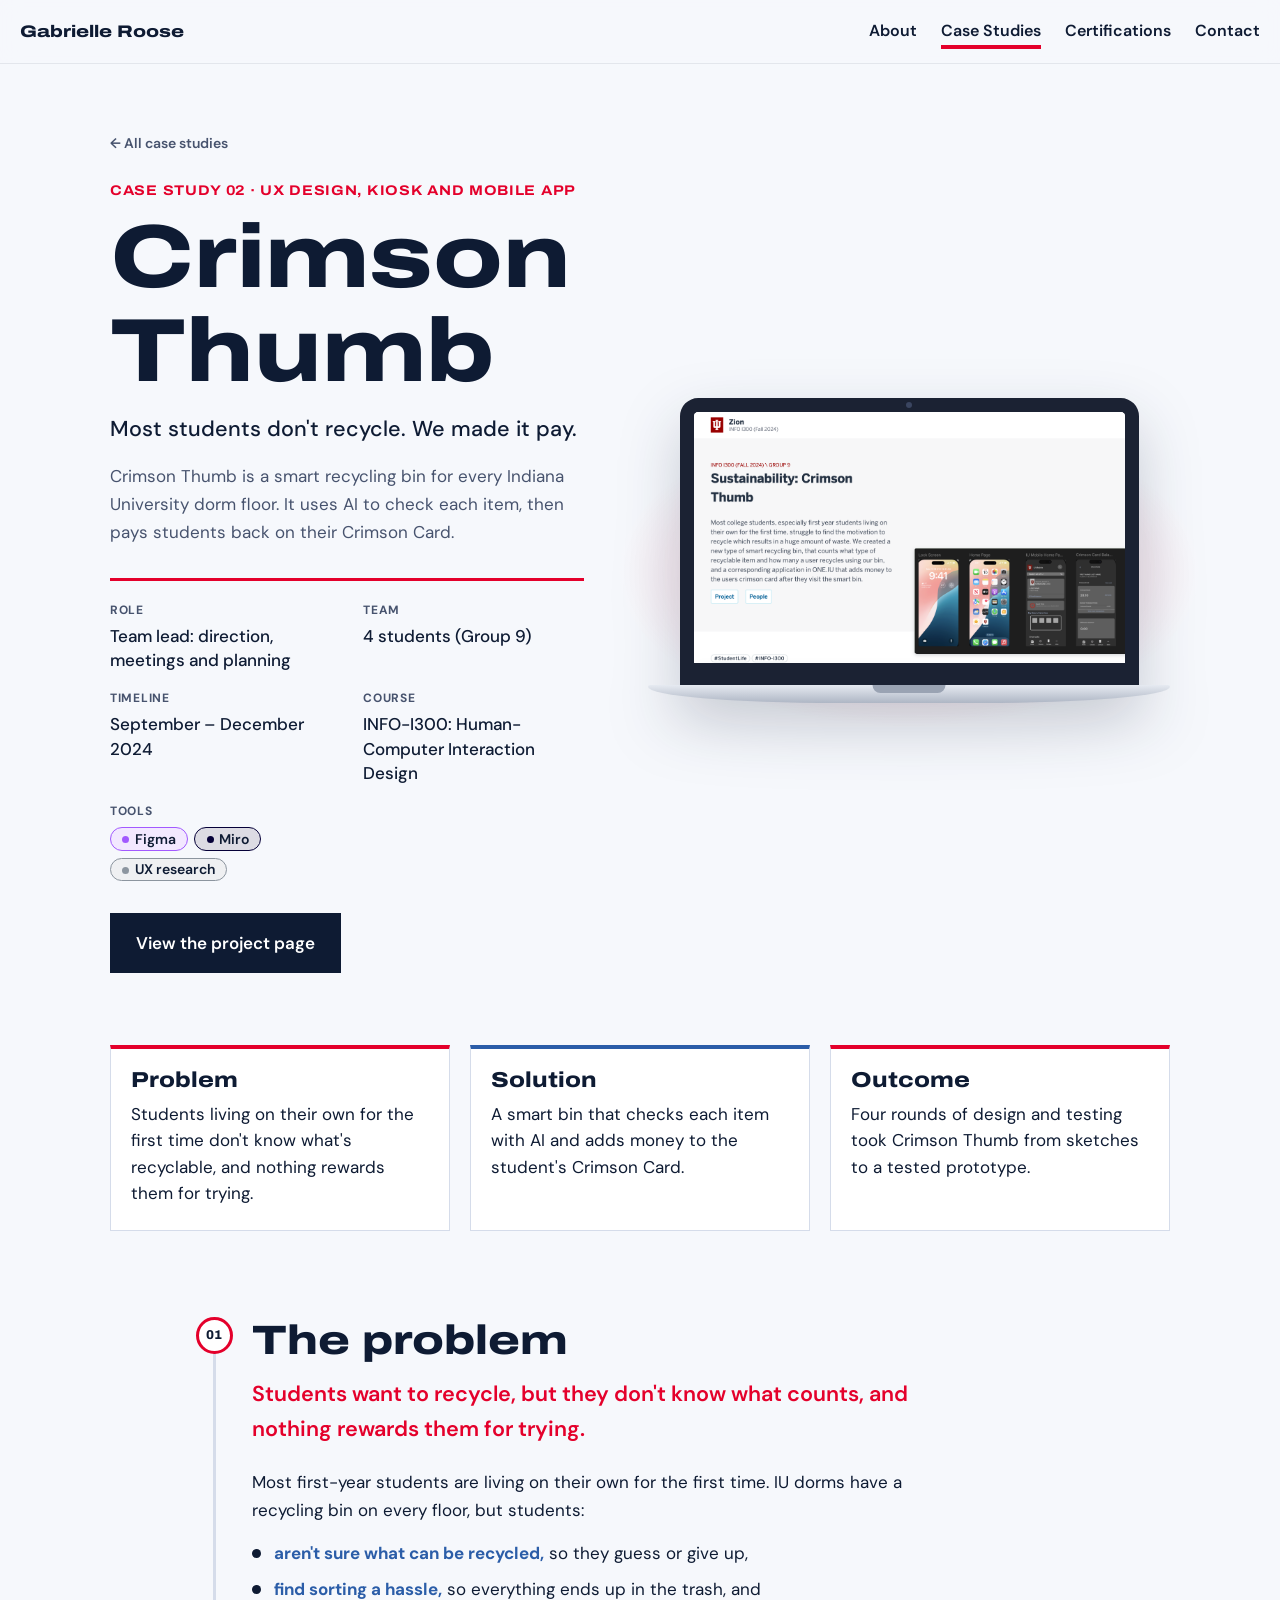
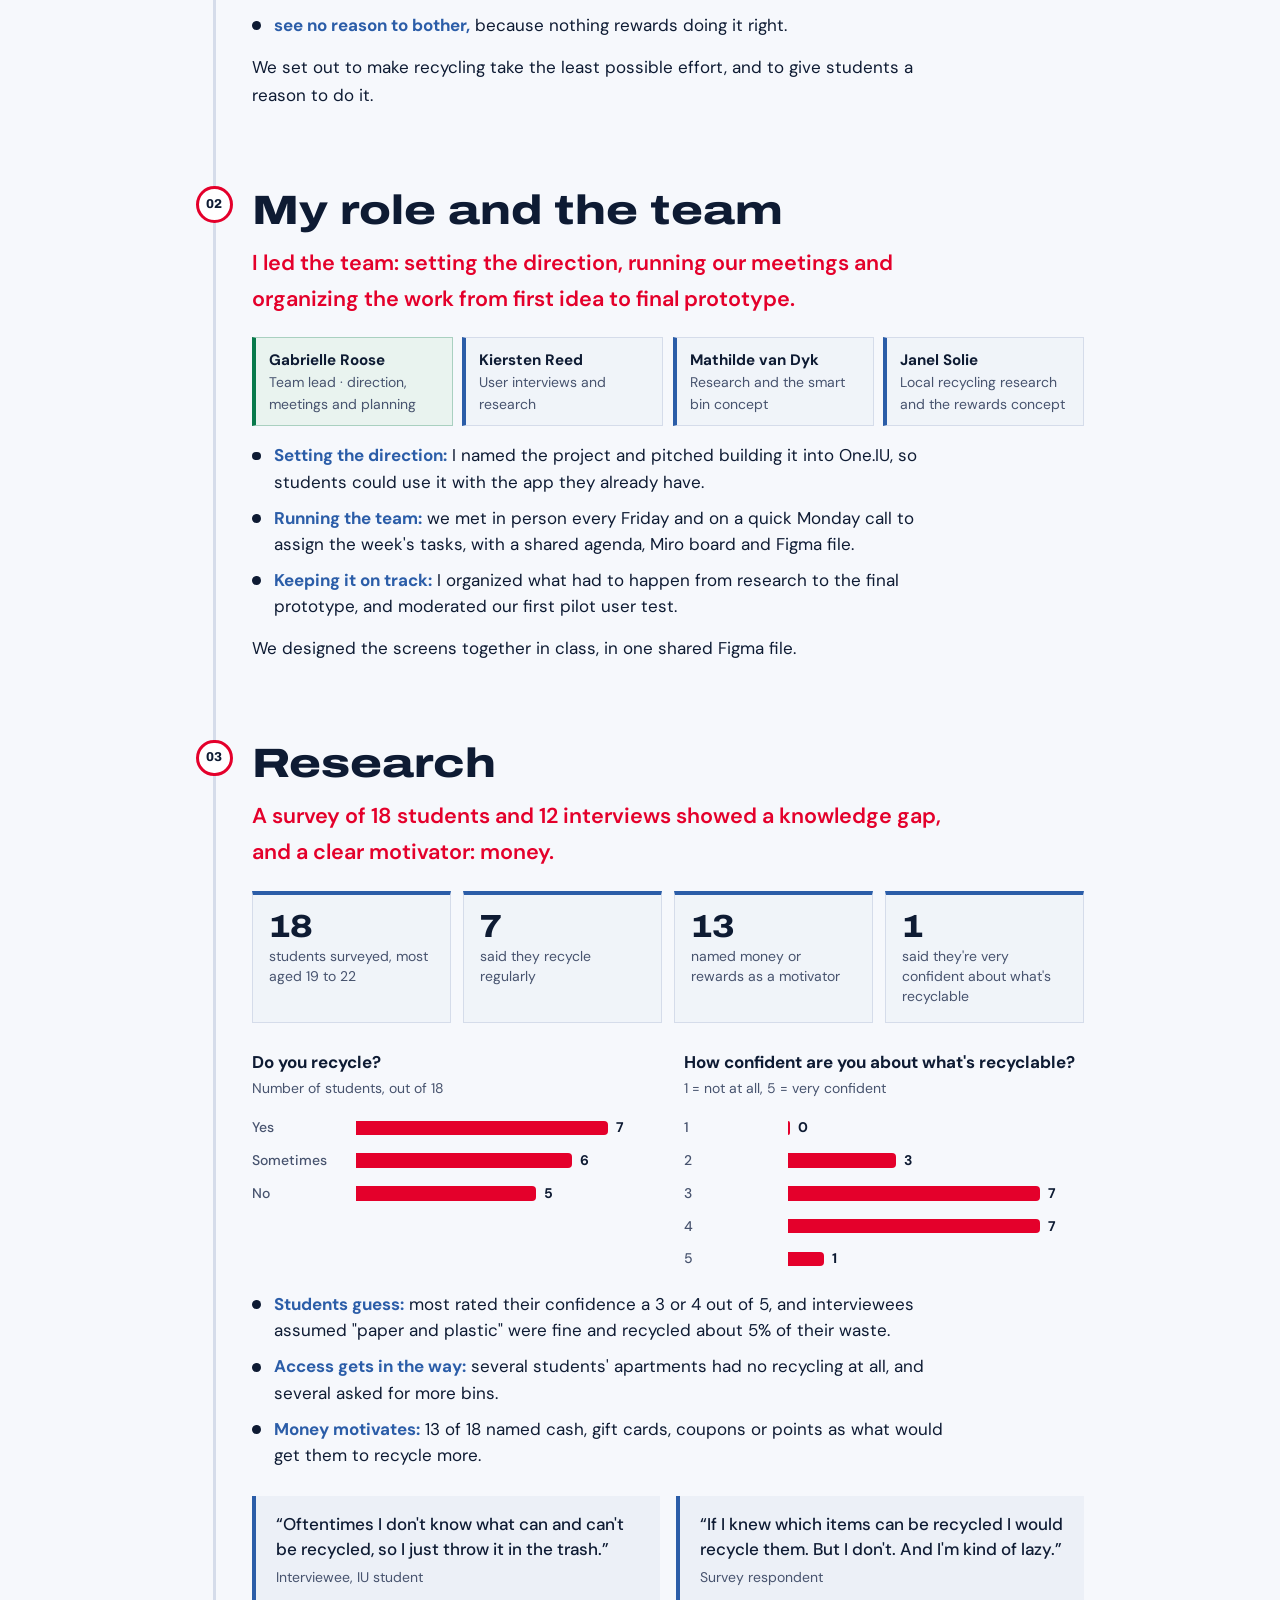
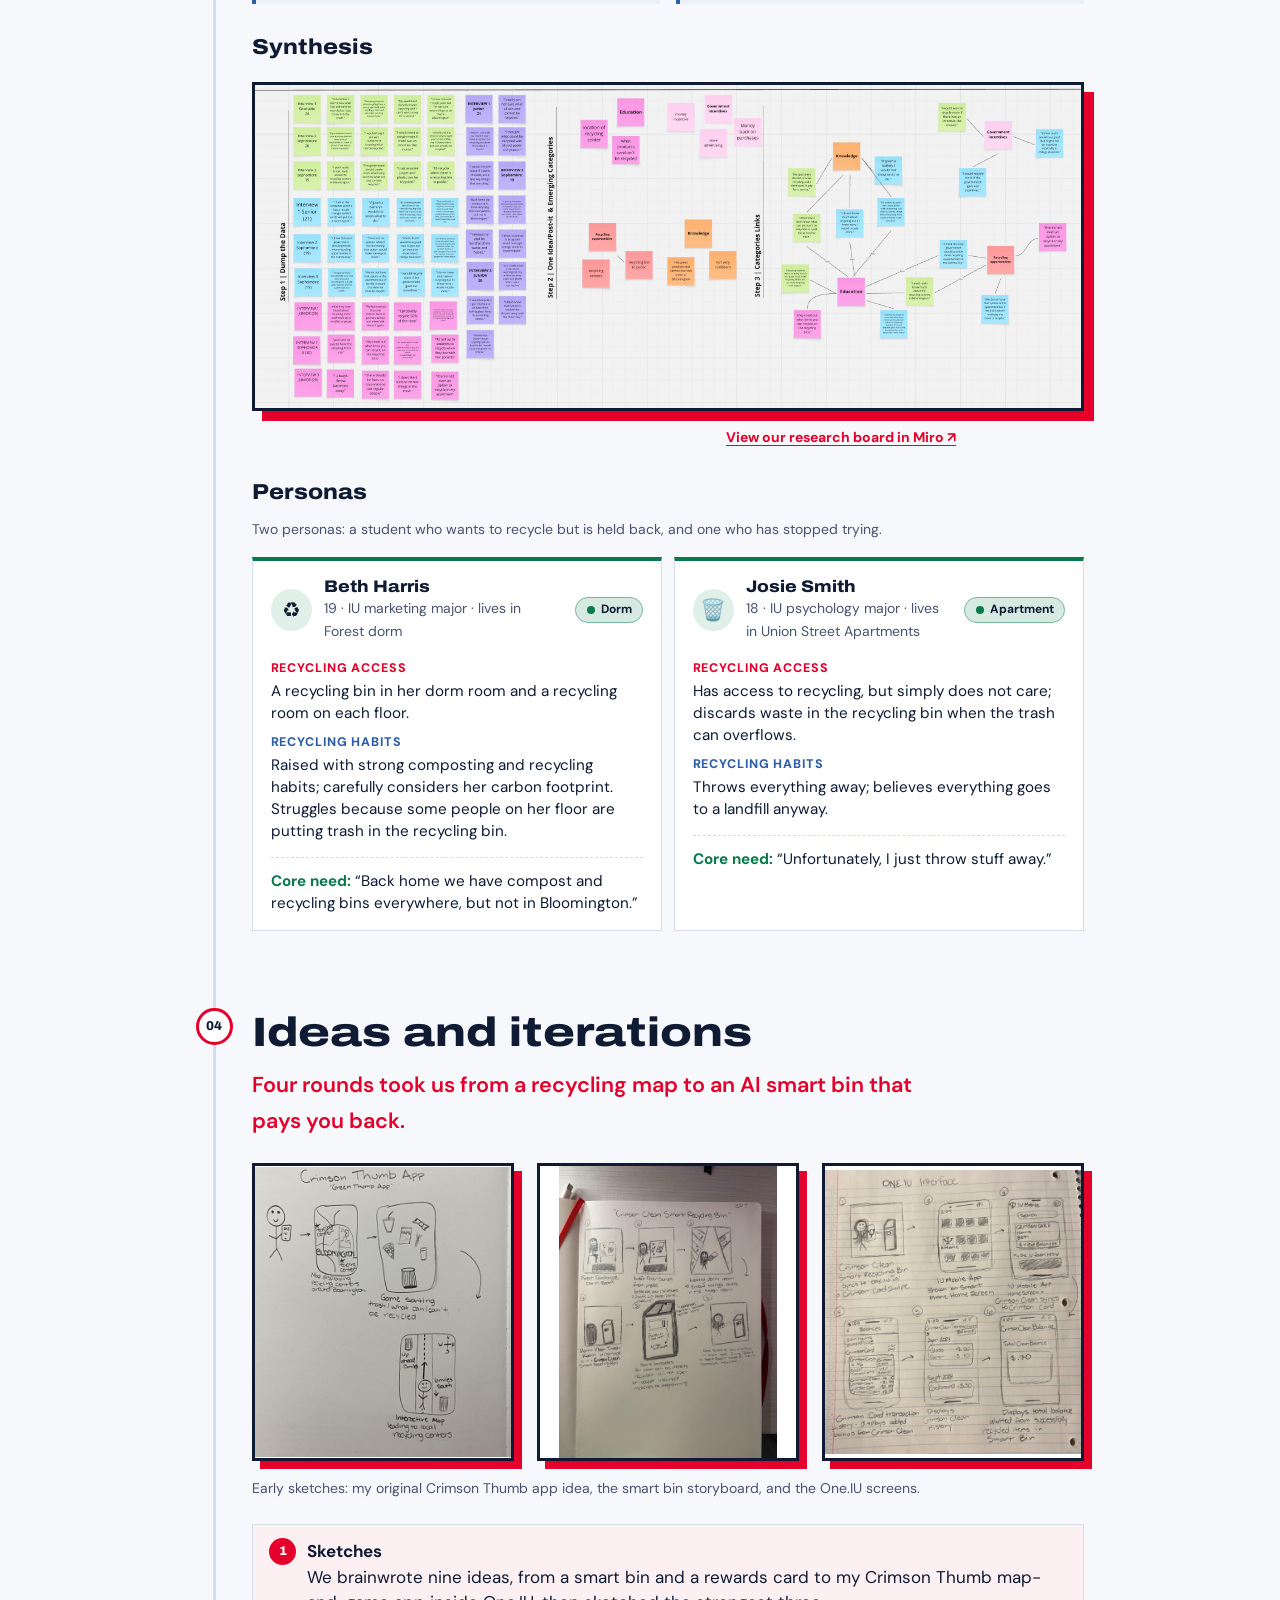
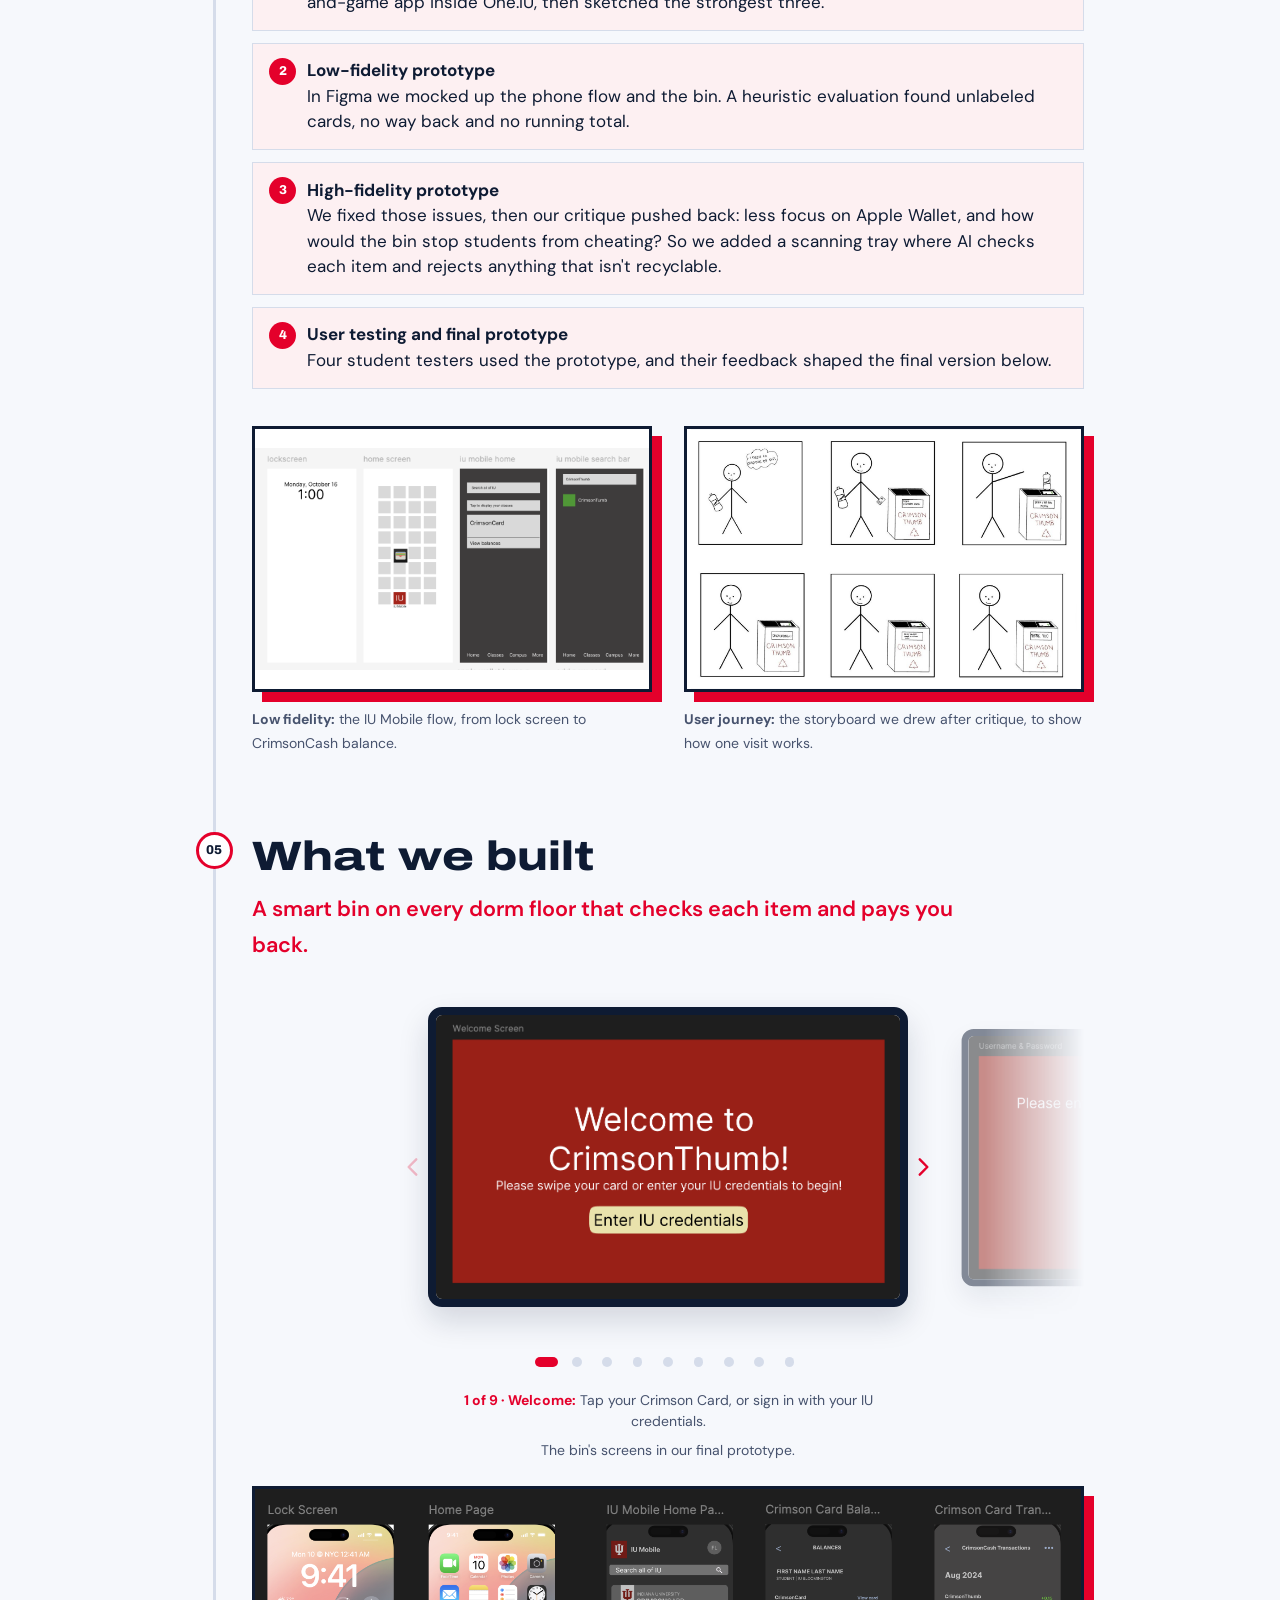
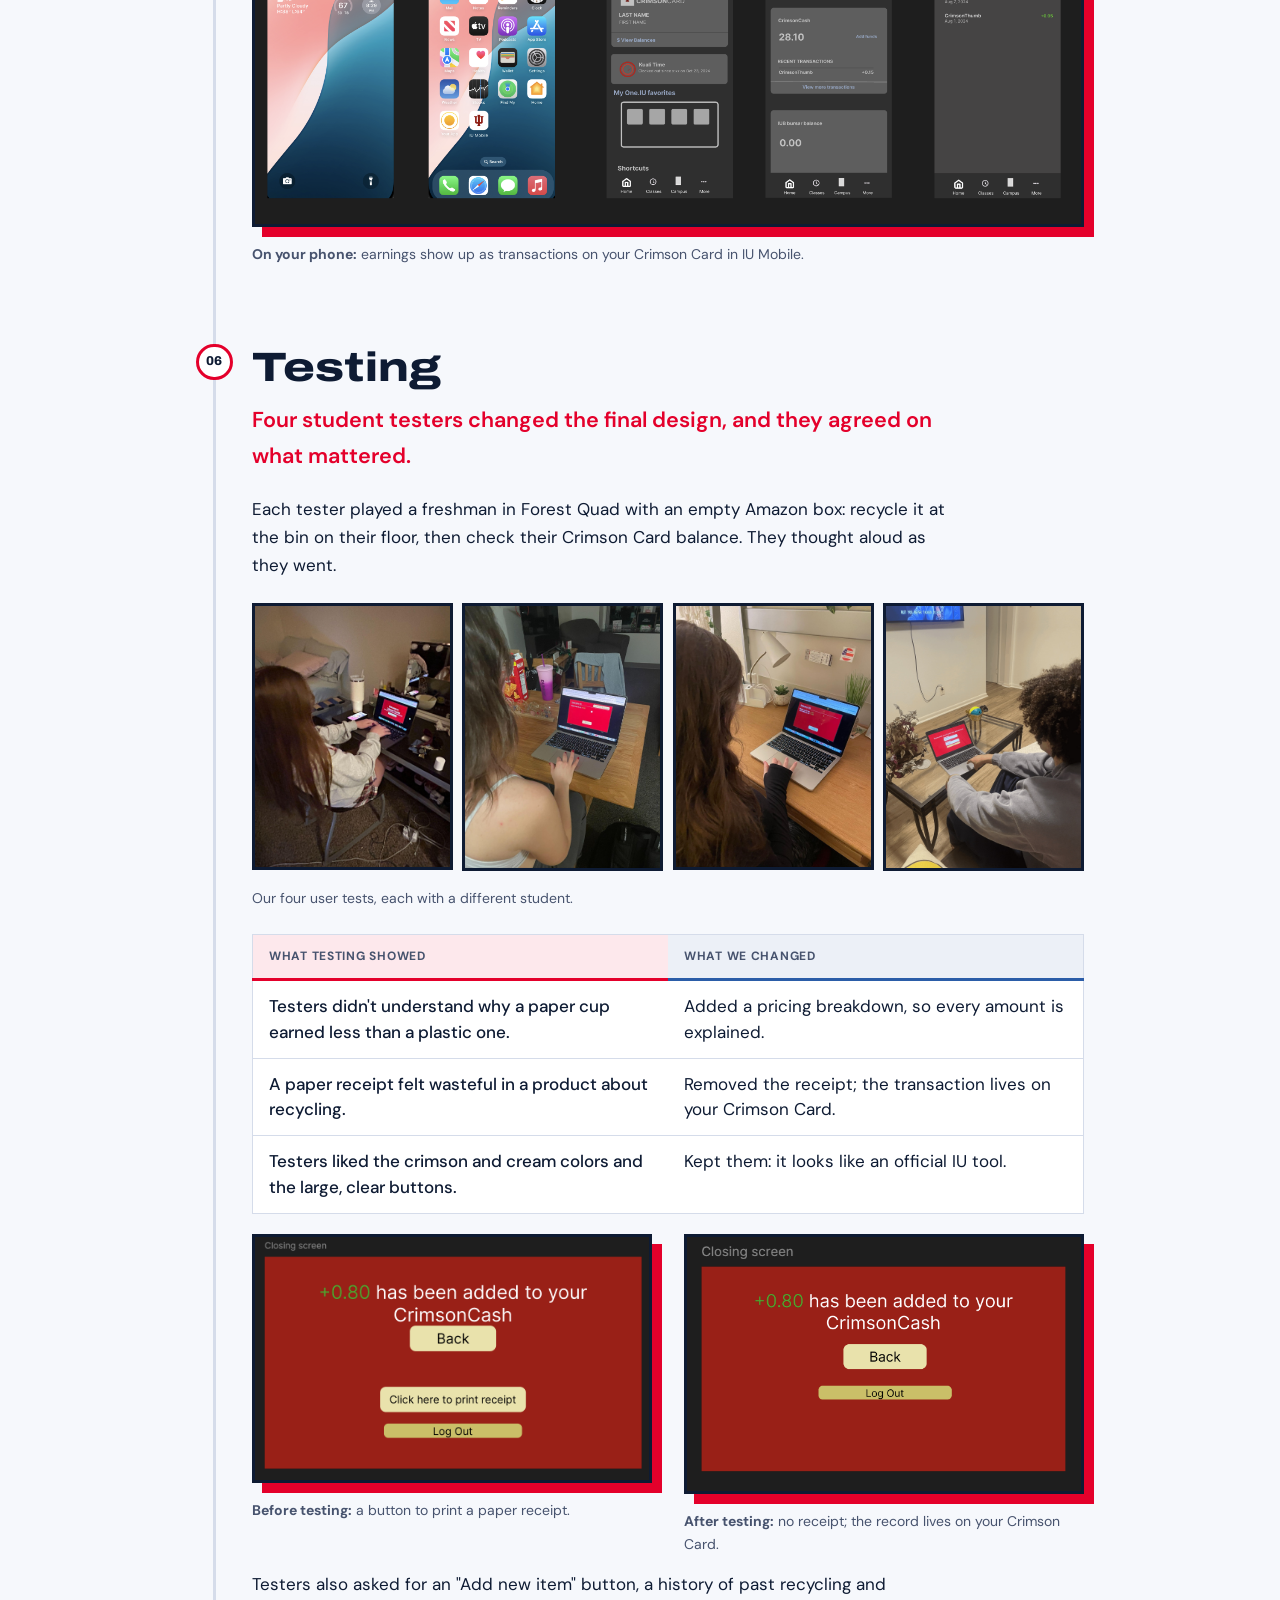
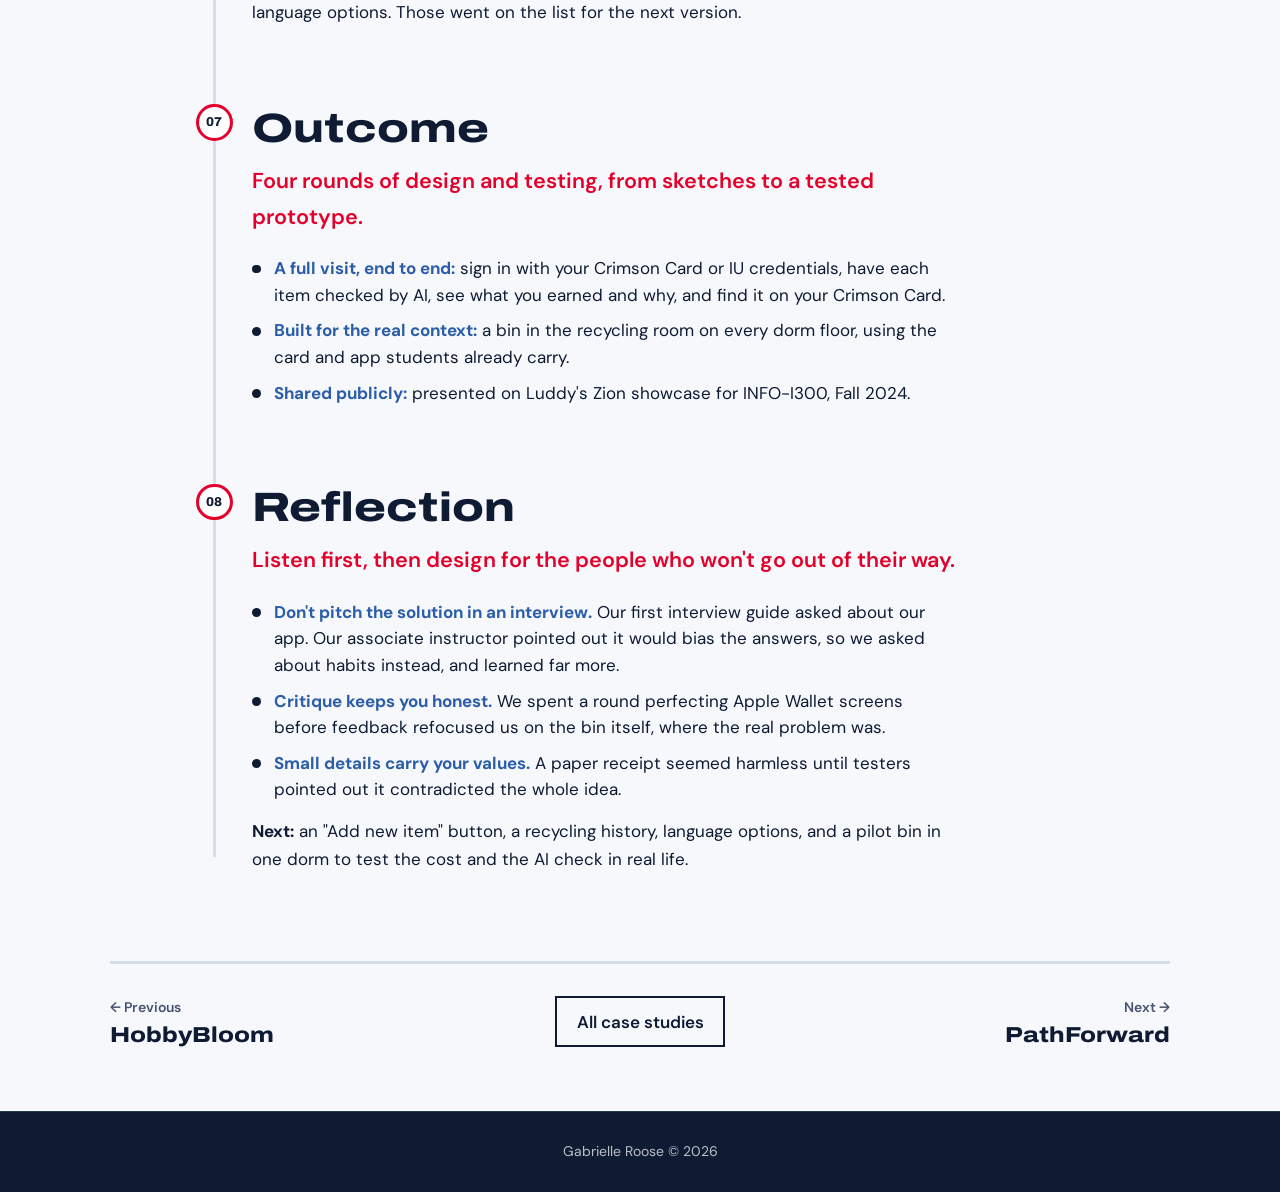
<file: crimson-thumb.html>
<!DOCTYPE html>
<html lang="en">
  <head>
    <meta charset="UTF-8" />
    <meta name="viewport" content="width=device-width, initial-scale=1.0" />
    <title>Crimson Thumb case study | Gabrielle Roose</title>
    <link rel="apple-touch-icon" sizes="180x180" href="GRfavicon_io/apple-touch-icon.png" />
    <link rel="icon" type="image/png" sizes="32x32" href="GRfavicon_io/favicon-32x32.png" />
    <link rel="icon" type="image/png" sizes="16x16" href="GRfavicon_io/favicon-16x16.png" />
    <link rel="manifest" href="GRfavicon_io/site.webmanifest" />

    <link rel="preconnect" href="https://fonts.googleapis.com" />
    <link rel="preconnect" href="https://fonts.gstatic.com" crossorigin />
    <link
      href="https://fonts.googleapis.com/css2?family=Archivo:wdth,wght@62..125,100..900&family=DM+Sans:ital,opsz,wght@0,9..40,300..800;1,9..40,300..800&display=swap"
      rel="stylesheet"
    />

    <link rel="stylesheet" href="css/sketch.css" />
    <link rel="stylesheet" href="css/case-study.css" />
  </head>

  <body>
    <a class="skip" href="#story">Skip to the case study</a>

    <header class="topbar">
      <a class="wordmark" href="index.html">Gabrielle Roose</a>
      <nav class="topbar__nav" aria-label="Main">
        <a href="index.html#about">About</a>
        <a href="case-studies.html" aria-current="true">Case Studies</a>
        <a href="index.html#certifications">Certifications</a>
        <a href="index.html#contact">Contact</a>
      </nav>
    </header>

    <main class="case case--red">
      <div class="case__hero">
        <div>
          <a class="case__back" href="case-studies.html">&larr; All case studies</a>
          <p class="case__eyebrow">Case study 02 · UX design, kiosk and mobile app</p>
          <h1 class="case__title">Crimson Thumb</h1>
          <p class="case__lede">Most students don't recycle. We made it pay.</p>
          <p class="case__summary">Crimson Thumb is a smart recycling bin for every Indiana University dorm floor. It uses AI to check each item, then pays students back on their Crimson Card.</p>
          <dl class="facts">
          <div><dt>Role</dt><dd>Team lead: direction, meetings and planning</dd></div>
          <div><dt>Team</dt><dd>4 students (Group 9)</dd></div>
          <div><dt>Timeline</dt><dd>September – December 2024</dd></div>
          <div><dt>Course</dt><dd>INFO-I300: Human-Computer Interaction Design</dd></div>
          <div><dt>Tools</dt><dd><ul class="chips" aria-label="Tools"><li data-tool="figma">Figma</li><li data-tool="miro">Miro</li><li data-tool="ux">UX research</li></ul></dd></div>
          </dl>
          <div class="case__links">
          <a class="button" href="https://zion.luddy.indiana.edu/info-i300-fa24/sustainability-crimson-thumb#project" target="_blank" rel="noopener">View the project page</a>
          </div>
        </div>
        <div class="case__device">
          <div class="laptop">
            <div class="chapter__media">
              <img src="images/CrimsonThumbZion.png" alt="Crimson Thumb project page with mobile app screens for the recycling rewards system" />
            </div>
            <div class="laptop__base" aria-hidden="true"></div>
          </div>
        </div>
      </div>

      <!-- AT A GLANCE: the part recruiters read first -->
      <div class="glance" aria-label="At a glance">
        <div class="glance__card">
          <h2><a href="#problem">Problem</a></h2>
          <p>Students living on their own for the first time don't know what's recyclable, and nothing rewards them for trying.</p>
        </div>
        <div class="glance__card">
          <h2><a href="#built">Solution</a></h2>
          <p>A smart bin that checks each item with AI and adds money to the student's Crimson Card.</p>
        </div>
        <div class="glance__card">
          <h2><a href="#outcome">Outcome</a></h2>
          <p>Four rounds of design and testing took Crimson Thumb from sketches to a tested prototype.</p>
        </div>
      </div>

      <div class="steps" id="story">
        <section class="step" id="problem">
          <h2>The problem</h2>
          <p class="step__lede">Students want to recycle, but they don't know what counts, and nothing rewards them for trying.</p>
          <p>Most first-year students are living on their own for the first time. IU dorms have a
          recycling bin on every floor, but students:</p>
          <ul class="step__list">
            <li><strong>aren't sure what can be recycled,</strong> so they guess or give up,</li>
            <li><strong>find sorting a hassle,</strong> so everything ends up in the trash, and</li>
            <li><strong>see no reason to bother,</strong> because nothing rewards doing it right.</li>
          </ul>
          <p>We set out to make recycling take the least possible effort, and to give students a reason to do it.</p>
        </section>
        <section class="step">
          <h2>My role and the team</h2>
          <p class="step__lede">I led the team: setting the direction, running our meetings and organizing the work from first idea to final prototype.</p>
          <ul class="team" aria-label="The team">
            <li class="team__me"><strong>Gabrielle Roose<span class="sr-only"> (me)</span></strong><span>Team lead · direction, meetings and planning</span></li>
            <li><strong>Kiersten Reed</strong><span>User interviews and research</span></li>
            <li><strong>Mathilde van Dyk</strong><span>Research and the smart bin concept</span></li>
            <li><strong>Janel Solie</strong><span>Local recycling research and the rewards concept</span></li>
          </ul>
          <ul class="step__list">
            <li><strong>Setting the direction:</strong> I named the project and pitched building it into
            One.IU, so students could use it with the app they already have.</li>
            <li><strong>Running the team:</strong> we met in person every Friday and on a quick Monday
            call to assign the week's tasks, with a shared agenda, Miro board and Figma file.</li>
            <li><strong>Keeping it on track:</strong> I organized what had to happen from research to
            the final prototype, and moderated our first pilot user test.</li>
          </ul>
          <p>We designed the screens together in class, in one shared Figma file.</p>
        </section>
        <section class="step">
          <h2>Research</h2>
          <p class="step__lede">A survey of 18 students and 12 interviews showed a knowledge gap, and a clear motivator: money.</p>
          <dl class="stats">
            <div><dt>students surveyed, most aged 19 to 22</dt><dd>18</dd></div>
            <div><dt>said they recycle regularly</dt><dd>7</dd></div>
            <div><dt>named money or rewards as a motivator</dt><dd>13</dd></div>
            <div><dt>said they're very confident about what's recyclable</dt><dd>1</dd></div>
          </dl>

          <div class="charts">
            <figure class="chart">
              <figcaption>
                <p class="chart__title">Do you recycle?</p>
                <p class="chart__note">Number of students, out of 18</p>
              </figcaption>
              <table class="bars" style="--max: 7">
                <caption class="sr-only">Do you recycle?</caption>
                <tbody>
                  <tr><th scope="row">Yes</th><td><div class="bars__row" title="Yes: 7 students"><span class="bars__bar" style="--v: 7"></span><span class="bars__value">7</span></div></td></tr>
                  <tr><th scope="row">Sometimes</th><td><div class="bars__row" title="Sometimes: 6 students"><span class="bars__bar" style="--v: 6"></span><span class="bars__value">6</span></div></td></tr>
                  <tr><th scope="row">No</th><td><div class="bars__row" title="No: 5 students"><span class="bars__bar" style="--v: 5"></span><span class="bars__value">5</span></div></td></tr>
                </tbody>
              </table>
            </figure>
            <figure class="chart">
              <figcaption>
                <p class="chart__title">How confident are you about what's recyclable?</p>
                <p class="chart__note">1 = not at all, 5 = very confident</p>
              </figcaption>
              <table class="bars" style="--max: 7">
                <caption class="sr-only">Confidence identifying recyclable materials, from 1 to 5</caption>
                <tbody>
                  <tr><th scope="row">1</th><td><div class="bars__row" title="1: 0 students"><span class="bars__bar" style="--v: 0"></span><span class="bars__value">0</span></div></td></tr>
                  <tr><th scope="row">2</th><td><div class="bars__row" title="2: 3 students"><span class="bars__bar" style="--v: 3"></span><span class="bars__value">3</span></div></td></tr>
                  <tr><th scope="row">3</th><td><div class="bars__row" title="3: 7 students"><span class="bars__bar" style="--v: 7"></span><span class="bars__value">7</span></div></td></tr>
                  <tr><th scope="row">4</th><td><div class="bars__row" title="4: 7 students"><span class="bars__bar" style="--v: 7"></span><span class="bars__value">7</span></div></td></tr>
                  <tr><th scope="row">5</th><td><div class="bars__row" title="5: 1 student"><span class="bars__bar" style="--v: 1"></span><span class="bars__value">1</span></div></td></tr>
                </tbody>
              </table>
            </figure>
          </div>

          <ul class="step__list">
            <li><strong>Students guess:</strong> most rated their confidence a 3 or 4 out of 5, and
            interviewees assumed "paper and plastic" were fine and recycled about 5% of their waste.</li>
            <li><strong>Access gets in the way:</strong> several students' apartments had no
            recycling at all, and several asked for more bins.</li>
            <li><strong>Money motivates:</strong> 13 of 18 named cash, gift cards, coupons or points
            as what would get them to recycle more.</li>
          </ul>
          <div class="quotes">
            <blockquote>
              <p>“Oftentimes I don't know what can and can't be recycled, so I just throw it in the trash.”</p>
              <cite>Interviewee, IU student</cite>
            </blockquote>
            <blockquote>
              <p>“If I knew which items can be recycled I would recycle them. But I don't. And I'm kind of lazy.”</p>
              <cite>Survey respondent</cite>
            </blockquote>
          </div>

          <h3>Synthesis</h3>
          <figure class="step__figure step__figure--framed">
            <a href="images/crimson-thumb/research-board.jpg" target="_blank" rel="noopener"><img class="step__shot" src="images/crimson-thumb/research-board.jpg" loading="lazy" width="2720" height="1064" alt="Our affinity map in Miro in three steps: every interview quote on a sticky note, color-coded by interview; the notes grouped into emerging categories such as education, knowledge, recycling opportunities and money incentives; and links drawn between the categories and the quotes behind them." /></a>
          </figure>
          <p class="step__more step__more--right step__more--full"><a href="https://miro.com/app/board/uXjVLYWRcDg=/?share_link_id=580756744820" target="_blank" rel="noopener">View our research board in Miro<span class="sr-only"> (opens in a new tab)</span> <span aria-hidden="true">↗</span></a></p>

          <h3>Personas</h3>
          <p class="step__meta">Two personas: a student who wants to recycle but is held back, and one who has stopped trying.</p>
          <ul class="personas">
            <li class="persona">
              <div class="persona__head">
                <span class="persona__icon" aria-hidden="true">♻️</span>
                <div><h4>Beth Harris</h4><p>19 · IU marketing major · lives in Forest dorm</p></div>
                <span class="persona__hobby">Dorm</span>
              </div>
              <dl>
                <div><dt>Recycling access</dt><dd>A recycling bin in her dorm room and a recycling room on each floor.</dd></div>
                <div><dt>Recycling habits</dt><dd>Raised with strong composting and recycling habits; carefully considers her carbon footprint. Struggles because some people on her floor are putting trash in the recycling bin.</dd></div>
              </dl>
              <div class="persona__help"><strong>Core need:</strong> “Back home we have compost and recycling bins everywhere, but not in Bloomington.”</div>
            </li>
            <li class="persona">
              <div class="persona__head">
                <span class="persona__icon" aria-hidden="true">🗑️</span>
                <div><h4>Josie Smith</h4><p>18 · IU psychology major · lives in Union Street Apartments</p></div>
                <span class="persona__hobby">Apartment</span>
              </div>
              <dl>
                <div><dt>Recycling access</dt><dd>Has access to recycling, but simply does not care; discards waste in the recycling bin when the trash can overflows.</dd></div>
                <div><dt>Recycling habits</dt><dd>Throws everything away; believes everything goes to a landfill anyway.</dd></div>
              </dl>
              <div class="persona__help"><strong>Core need:</strong> “Unfortunately, I just throw stuff away.”</div>
            </li>
          </ul>
        </section>
        <section class="step">
          <h2>Ideas and iterations</h2>
          <p class="step__lede">Four rounds took us from a recycling map to an AI smart bin that pays you back.</p>
          <figure class="step__figure">
            <ul class="gallery gallery--trio gallery--framed">
              <li><a href="images/crimson-thumb/sketch-crimson-thumb-app.jpg" target="_blank" rel="noopener"><img src="images/crimson-thumb/sketch-crimson-thumb-app.jpg" loading="lazy" width="1236" height="1400" alt="Hand-drawn sketch of the first Crimson Thumb app idea: a game that sorts trash from recycling and an interactive map leading to local recycling centers." /></a></li>
              <li><a href="images/crimson-thumb/sketch-smart-bin-storyboard.jpg" target="_blank" rel="noopener"><img src="images/crimson-thumb/sketch-smart-bin-storyboard.jpg" loading="lazy" width="1050" height="1400" alt="Hand-drawn storyboard of a student using the smart recycling bin and getting money back on their Crimson Card." /></a></li>
              <li><a href="images/crimson-thumb/sketch-one-iu-screens.jpg" target="_blank" rel="noopener"><img src="images/crimson-thumb/sketch-one-iu-screens.jpg" loading="lazy" width="1267" height="1400" alt="Hand-drawn sketches of the One.IU and IU Mobile screens showing CrimsonCash balance and recycling history." /></a></li>
            </ul>
            <figcaption>Early sketches: my original Crimson Thumb app idea, the smart bin storyboard, and the One.IU screens.</figcaption>
          </figure>
          <ol class="rounds">
            <li><strong>Sketches</strong> We brainwrote nine ideas, from a smart bin and a rewards card
            to my Crimson Thumb map-and-game app inside One.IU, then sketched the strongest three.</li>
            <li><strong>Low-fidelity prototype</strong> In Figma we mocked up the phone flow and the bin.
            A heuristic evaluation found unlabeled cards, no way back and no running total.</li>
            <li><strong>High-fidelity prototype</strong> We fixed those issues, then our critique
            pushed back: less focus on Apple Wallet, and how would the bin stop students from cheating?
            So we added a scanning tray where AI checks each item and rejects anything that isn't recyclable.</li>
            <li><strong>User testing and final prototype</strong> Four student testers used the
            prototype, and their feedback shaped the final version below.</li>
          </ol>
          <div class="duo duo--even">
            <figure class="step__figure">
              <img class="step__shot" src="images/crimson-thumb/lofi-iu-mobile.png" loading="lazy" width="1120" height="632" alt="Low-fidelity wireframes of the IU Mobile flow: lock screen, home screen, IU Mobile home and the CrimsonCard balance." />
              <figcaption><strong>Low fidelity:</strong> the IU Mobile flow, from lock screen to CrimsonCash balance.</figcaption>
            </figure>
            <figure class="step__figure">
              <img class="step__shot" src="images/crimson-thumb/storyboard.jpg" loading="lazy" width="1400" height="947" alt="Six-panel storyboard of a student carrying a cup to the Crimson Thumb bin, scanning it and getting money back." />
              <figcaption><strong>User journey:</strong> the storyboard we drew after critique, to show how one visit works.</figcaption>
            </figure>
          </div>
        </section>
        <section class="step" id="built">
          <h2>What we built</h2>
          <p class="step__lede">A smart bin on every dorm floor that checks each item and pays you back.</p>
          <figure class="step__figure carousel carousel--wide" data-carousel aria-roledescription="carousel" aria-label="The smart bin's screens">
            <div class="carousel__stage">
              <button class="carousel__button carousel__button--prev" type="button" data-prev aria-label="Previous screen"><svg viewBox="0 0 24 24" width="26" height="26" fill="none" stroke="currentColor" stroke-width="2.25" stroke-linecap="round" stroke-linejoin="round" aria-hidden="true"><path d="m15 5-7 7 7 7" /></svg></button>
            <div class="carousel__track" tabindex="0" aria-label="Smart bin screens. Use the left and right arrow keys to move between screens.">
              <div class="carousel__slide" role="group" aria-roledescription="slide" aria-label="1 of 9: Welcome" data-title="Welcome" data-caption="Tap your Crimson Card, or sign in with your IU credentials.">
                <img src="images/crimson-thumb/bin-01-welcome.png" loading="lazy" width="1145" height="700" alt="Bin screen: Welcome to CrimsonThumb! Please swipe your card or enter your IU credentials to begin." />
              </div>
              <div class="carousel__slide" role="group" aria-roledescription="slide" aria-label="2 of 9: Sign in" data-title="Sign in" data-caption="A backup for students without their card.">
                <img src="images/crimson-thumb/bin-02-sign-in.png" loading="lazy" width="1122" height="685" alt="Bin screen: Please enter your IU username and password." />
              </div>
              <div class="carousel__slide" role="group" aria-roledescription="slide" aria-label="3 of 9: Place your item" data-title="Place your item" data-caption="The student sets one item on the scanning tray.">
                <img src="images/crimson-thumb/bin-03-place-item.png" loading="lazy" width="1126" height="681" alt="Bin screen: Hello, student name! Please place your first item on to the scanning tray!" />
              </div>
              <div class="carousel__slide" role="group" aria-roledescription="slide" aria-label="4 of 9: AI check" data-title="AI check" data-caption="AI identifies the item and makes sure it's actually recyclable.">
                <img src="images/crimson-thumb/bin-04-identifying.png" loading="lazy" width="736" height="454" alt="Bin screen: Identifying item using AI, with a loading spinner." />
              </div>
              <div class="carousel__slide" role="group" aria-roledescription="slide" aria-label="5 of 9: Not recyclable" data-title="Not recyclable" data-caption="Anything that isn't recyclable is rejected, so there's no gaming the system.">
                <img src="images/crimson-thumb/bin-05-not-recyclable.png" loading="lazy" width="1116" height="691" alt="Bin screen: I'm sorry, this item is not recyclable, please throw it away in the trash can!" />
              </div>
              <div class="carousel__slide" role="group" aria-roledescription="slide" aria-label="6 of 9: Your items" data-title="Your items" data-caption="Each item and what it earned, with a link to the pricing breakdown.">
                <img src="images/crimson-thumb/bin-06-items.png" loading="lazy" width="1121" height="698" alt="Bin screen: Total items 2. Plastic cup, 2 ounces, plus 50 cents. Paper plate, 3 ounces, plus 30 cents. Transaction breakdown button." />
              </div>
              <div class="carousel__slide" role="group" aria-roledescription="slide" aria-label="7 of 9: Pricing breakdown" data-title="Pricing breakdown" data-caption="Added after testing, so students know why each item pays what it does.">
                <img src="images/crimson-thumb/bin-07-breakdown.png" loading="lazy" width="1143" height="713" alt="Bin screen: a table of item types, weights and cash returns, from 10 cents for paper to 1 dollar for colored glass." />
              </div>
              <div class="carousel__slide" role="group" aria-roledescription="slide" aria-label="8 of 9: Money added" data-title="Money added" data-caption="The total goes straight onto the student's CrimsonCash.">
                <img src="images/crimson-thumb/bin-08-added.png" loading="lazy" width="658" height="424" alt="Bin screen: plus 80 cents has been added to your CrimsonCash, with Back and Log out buttons." />
              </div>
              <div class="carousel__slide" role="group" aria-roledescription="slide" aria-label="9 of 9: Thank you" data-title="Thank you" data-caption="A quick thank-you closes the visit.">
                <img src="images/crimson-thumb/bin-09-thank-you.png" loading="lazy" width="985" height="615" alt="Bin screen: Thank you for recycling with CrimsonThumb!" />
              </div>
            </div>
              <button class="carousel__button carousel__button--next" type="button" data-next aria-label="Next screen"><svg viewBox="0 0 24 24" width="26" height="26" fill="none" stroke="currentColor" stroke-width="2.25" stroke-linecap="round" stroke-linejoin="round" aria-hidden="true"><path d="m9 5 7 7-7 7" /></svg></button>
            </div>
            <div class="carousel__controls">
              <div class="carousel__dots" role="group" aria-label="Choose a screen"></div>
            </div>
            <figcaption class="carousel__status" aria-live="polite">
              <strong>1 of 9 · Welcome:</strong> Tap your Crimson Card, or sign in with your IU credentials.
            </figcaption>
            <p class="carousel__credit">The bin's screens in our final prototype.</p>
          </figure>
          <figure class="step__figure">
            <img class="step__shot" src="images/crimson-thumb/hifi-mobile.png" loading="lazy" width="1518" height="616" alt="High-fidelity phone screens: lock screen, home screen, IU Mobile, and the Crimson Card with recycling transactions." />
            <figcaption><strong>On your phone:</strong> earnings show up as transactions on your Crimson Card in IU Mobile.</figcaption>
          </figure>
        </section>
        <section class="step">
          <h2>Testing</h2>
          <p class="step__lede">Four student testers changed the final design, and they agreed on what mattered.</p>
          <p>Each tester played a freshman in Forest Quad with an empty Amazon box: recycle it at the
          bin on their floor, then check their Crimson Card balance. They thought aloud as they went.</p>
          <figure class="step__figure">
            <ul class="gallery gallery--quad">
              <li><img src="images/crimson-thumb/user-test-1.jpg" loading="lazy" width="930" height="1400" alt="A student testing the Crimson Thumb bin prototype on a laptop." /></li>
              <li><img src="images/crimson-thumb/user-test-2.jpg" loading="lazy" width="1050" height="1400" alt="A second student testing the prototype at a desk." /></li>
              <li><img src="images/crimson-thumb/user-test-3.jpg" loading="lazy" width="1050" height="1400" alt="A third student working through the prototype tasks." /></li>
              <li><img src="images/crimson-thumb/user-test-4.jpg" loading="lazy" width="1050" height="1400" alt="A fourth student testing the prototype on a laptop." /></li>
            </ul>
            <figcaption>Our four user tests, each with a different student.</figcaption>
          </figure>
          <table class="findings">
            <caption class="sr-only">What testing showed, and what we changed</caption>
            <thead>
              <tr><th scope="col">What testing showed</th><th scope="col">What we changed</th></tr>
            </thead>
            <tbody>
              <tr><th scope="row">Testers didn't understand why a paper cup earned less than a plastic one.</th><td>Added a pricing breakdown, so every amount is explained.</td></tr>
              <tr><th scope="row">A paper receipt felt wasteful in a product about recycling.</th><td>Removed the receipt; the transaction lives on your Crimson Card.</td></tr>
              <tr><th scope="row">Testers liked the crimson and cream colors and the large, clear buttons.</th><td>Kept them: it looks like an official IU tool.</td></tr>
            </tbody>
          </table>
          <div class="duo">
            <figure class="step__figure">
              <img class="step__shot" src="images/crimson-thumb/bin-closing-with-receipt.png" loading="lazy" width="978" height="604" alt="Earlier closing screen: plus 80 cents added to your CrimsonCash, with a Click here to print receipt button." />
              <figcaption><strong>Before testing:</strong> a button to print a paper receipt.</figcaption>
            </figure>
            <figure class="step__figure">
              <img class="step__shot" src="images/crimson-thumb/bin-08-added.png" loading="lazy" width="658" height="424" alt="Final closing screen: plus 80 cents added to your CrimsonCash, with only Back and Log out." />
              <figcaption><strong>After testing:</strong> no receipt; the record lives on your Crimson Card.</figcaption>
            </figure>
          </div>
          <p>Testers also asked for an "Add new item" button, a history of past recycling and
          language options. Those went on the list for the next version.</p>
        </section>
        <section class="step" id="outcome">
          <h2>Outcome</h2>
          <p class="step__lede">Four rounds of design and testing, from sketches to a tested prototype.</p>
          <ul class="step__list">
            <li><strong>A full visit, end to end:</strong> sign in with your Crimson Card or IU
            credentials, have each item checked by AI, see what you earned and why, and find it on
            your Crimson Card.</li>
            <li><strong>Built for the real context:</strong> a bin in the recycling room on every
            dorm floor, using the card and app students already carry.</li>
            <li><strong>Shared publicly:</strong> presented on Luddy's Zion showcase for INFO-I300,
            Fall 2024.</li>
          </ul>
        </section>
        <section class="step">
          <h2>Reflection</h2>
          <p class="step__lede">Listen first, then design for the people who won't go out of their way.</p>
          <ul class="step__list">
            <li><strong>Don't pitch the solution in an interview.</strong> Our first interview
            guide asked about our app. Our associate instructor pointed out it would bias the answers, so we
            asked about habits instead, and learned far more.</li>
            <li><strong>Critique keeps you honest.</strong> We spent a round perfecting Apple Wallet
            screens before feedback refocused us on the bin itself, where the real problem was.</li>
            <li><strong>Small details carry your values.</strong> A paper receipt seemed harmless
            until testers pointed out it contradicted the whole idea.</li>
          </ul>
          <p><strong>Next:</strong> an "Add new item" button, a recycling history, language options,
          and a pilot bin in one dorm to test the cost and the AI check in real life.</p>
        </section>
      </div>

      <nav class="pager" aria-label="More case studies">
        <a class="pager__link pager__link--prev tone--green" href="hobbybloom.html">
          <span class="pager__label">&larr; Previous</span>
          <span class="pager__name">HobbyBloom</span>
        </a>
        <a class="pager__all" href="case-studies.html">All case studies</a>
        <a class="pager__link pager__link--next tone--blue" href="pathforward.html">
          <span class="pager__label">Next &rarr;</span>
          <span class="pager__name">PathForward</span>
        </a>
      </nav>
    </main>

    <a class="to-top tone--red" href="#top" aria-label="Back to top">
      <svg width="20" height="20" viewBox="0 0 24 24" fill="none" stroke="currentColor" stroke-width="1.75" stroke-linecap="round" stroke-linejoin="round" aria-hidden="true"><path d="M12 19V5M6 11l6-6 6 6" /></svg>
    </a>

    <footer class="footer">Gabrielle Roose © 2026</footer>

    <script src="js/case-study.js" defer></script>
  </body>
</html>
</file>
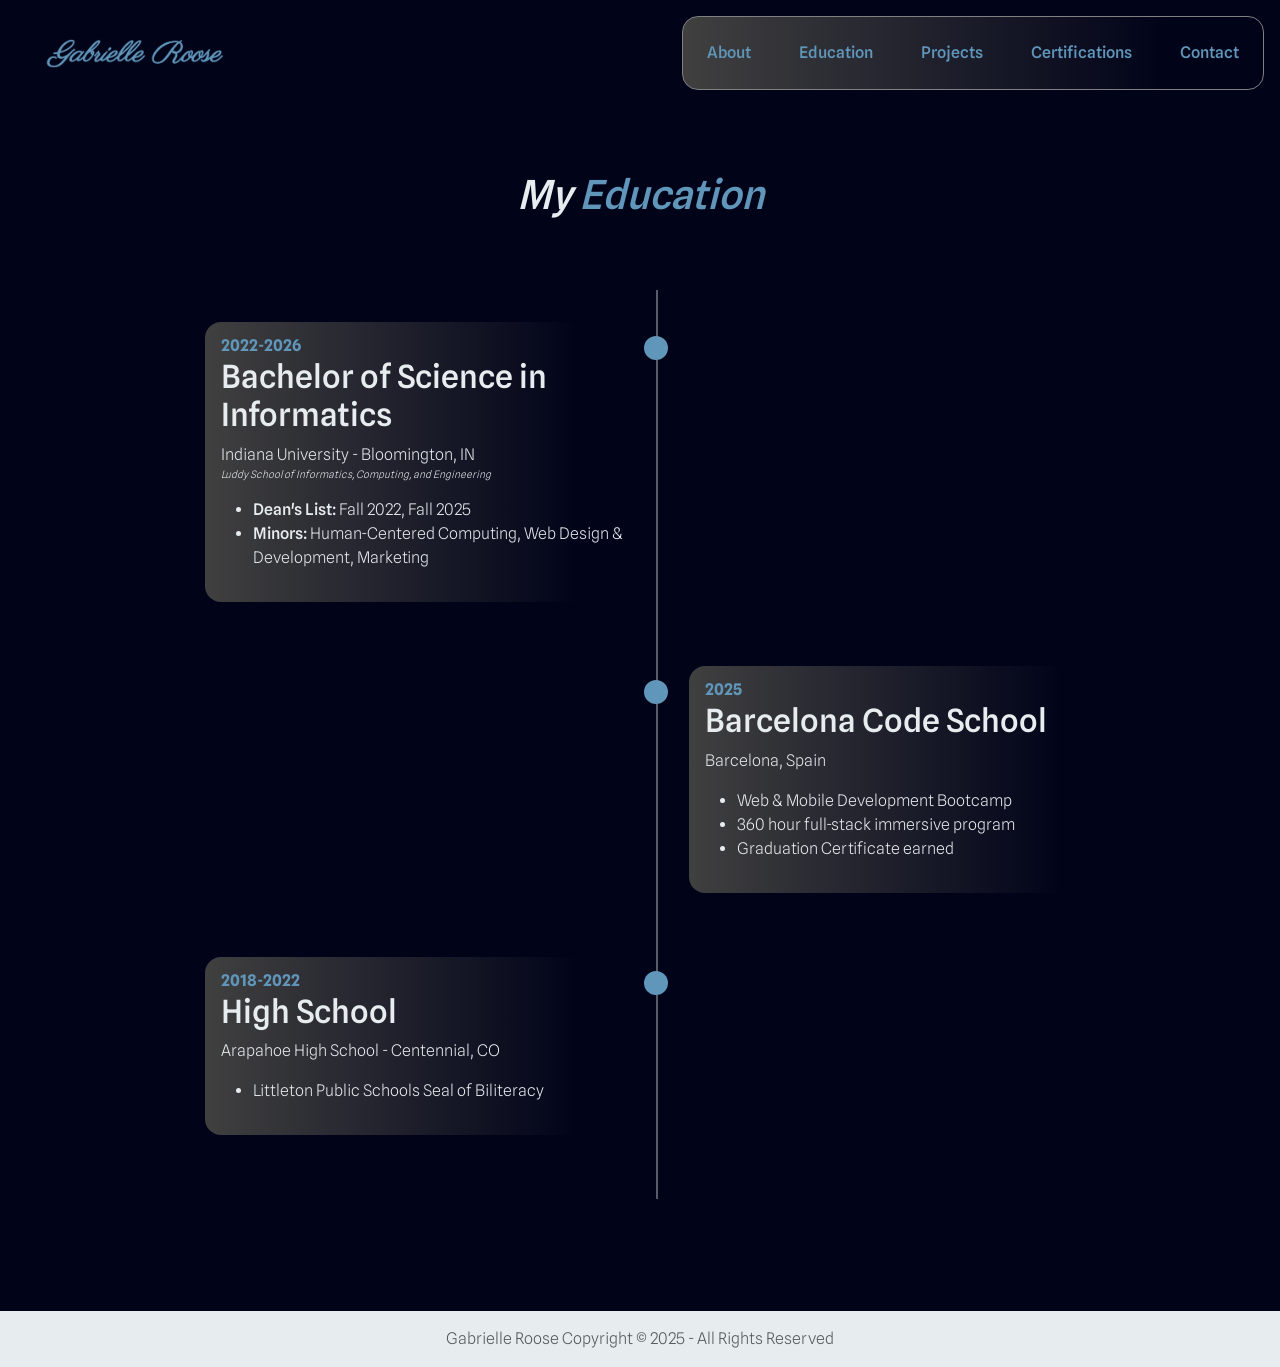
<file: education.html>
<!DOCTYPE html>
<html lang="en">

<head>
    <meta charset="UTF-8">
    <meta name="viewport" content="width=device-width, initial-scale=1.0">
    <title>Gabrielle Roose/Education</title>
    <!-- add your own favicon - https://favicon.io/ -->
    <!-- favicon converter: https://favicon.io/favicon-converter/ -->
    <link rel="apple-touch-icon" sizes="180x180" href="GRfavicon_io/apple-touch-icon.png">
    <link rel="icon" type="image/png" sizes="32x32" href="GRfavicon_io/favicon-32x32.png">
    <link rel="icon" type="image/png" sizes="16x16" href="GRfavicon_io/favicon-16x16.png">
    <link rel="manifest" href="GRfavicon_io/site.webmanifest">
    <!-- reset default browser stylesheet -->
    <link rel="stylesheet" href="css/modern-normalize.css">
    <!-- add google font and other resources here -->

    <link rel="preconnect" href="https://fonts.googleapis.com">
    <link rel="preconnect" href="https://fonts.gstatic.com" crossorigin>
    <link href="https://fonts.googleapis.com/css2?family=Spline+Sans:wght@300..700&display=swap" rel="stylesheet">

    <!-- Bootstrap -->
    <link href="https://cdn.jsdelivr.net/npm/bootstrap@5.3.7/dist/css/bootstrap.min.css" rel="stylesheet"
        integrity="sha384-LN+7fdVzj6u52u30Kp6M/trliBMCMKTyK833zpbD+pXdCLuTusPj697FH4R/5mcr" crossorigin="anonymous">


    <!-- https://fonts.google.com/icons -->
    <link rel="stylesheet" href="https://fonts.googleapis.com/css2?family=Material+Symbols+Outlined:opsz,wght,FILL,GRAD@20..48,100..700,0..1,-50..200"/>

    <!-- custom styles -->
    <link rel="stylesheet" href="css/nav.css">
    <link rel="stylesheet" href="css/education.css">
</head>

<body>

    <nav>
        <div class="branding">
            <!-- Logomaker: https://www.squarespace.com/ -->
            <img class="logo" src="images/Gabrielle-Roose-logo.png" alt="logo" />
            <p class="menu-button">
              <span class="material-symbols-outlined">menu</span>
            </p>
          </div>


        <div class="menu">
            <div class="menu-box">
            <a class="menu-item" href="index.html">About</a>
            <a class="menu-item" href="education.html">Education</a>
            <a class="menu-item" href="projects.html">Projects</a>
            <a class="menu-item" href="certifications.html">Certifications</a>
            <a class="menu-item" href="index.html#contact">Contact</a>
            </div>
          </div>
    </nav>

    <main>
        <header>
            <h1>My <span class="header-split">Education</span></h1>
        </header>

        <!-- Timeline information from https://www.jonashietala.se/blog/2024/08/25/a_simple_timeline_using_css_flexbox/ -->
        <section class="timeline">
    
            <div class="education-events">

                <div class="timeline-item">
                    <svg class="marker marker-desktop" xmlns="http://www.w3.org/2000/svg" width="12" height="12">
                        <circle cx="6" cy="6" r="6"></circle></svg>
                    <article class="education-3">
                        <svg class="marker marker-mobile" xmlns="http://www.w3.org/2000/svg" width="12" height="12">
                            <circle cx="6" cy="6" r="6"></circle></svg>
                        <div class="education-content">
                                <time>2022-2026</time>
                            <h2>Bachelor of Science in Informatics</h2>
                            <p class="iu">Indiana University - Bloomington, IN</p>
                            <p class="luddy-detail">Luddy School of Informatics, Computing, and Engineering</p>
                            <ul>
                                <li> <span class="bold">Dean's List:</span> Fall 2022, Fall 2025</li>
                                <li> <span class="bold">Minors:</span> Human-Centered Computing, Web Design & Development, Marketing</li>
                            </ul>
                        </div>
                    </article>
                </div>

                <div class="timeline-item">
                    <svg class="marker marker-desktop" xmlns="http://www.w3.org/2000/svg" width="12" height="12">
                        <circle cx="6" cy="6" r="6"></circle></svg>
                    <article class="education-2">
                        <svg class="marker marker-mobile" xmlns="http://www.w3.org/2000/svg" width="12" height="12">
                            <circle cx="6" cy="6" r="6"></circle></svg>
                        <div class="education-content">
                                <time>2025</time>
                            <h2>Barcelona Code School</h2>
                            <p>Barcelona, Spain</p>
                            <ul>
                                <li>Web & Mobile Development Bootcamp</li>
                                <li>360 hour full-stack immersive program</li>
                                <li>Graduation Certificate earned</li>
                            </ul>
                        </div>
                    </article>
                </div>

                <div class="timeline-item">
                    <svg class="marker marker-desktop" xmlns="http://www.w3.org/2000/svg" width="12" height="12">
                        <circle cx="6" cy="6" r="6"></circle></svg>
                    <article class="education-1">
                        <svg class="marker marker-mobile" xmlns="http://www.w3.org/2000/svg" width="12" height="12">
                            <circle cx="6" cy="6" r="6"></circle></svg>
                        <div class="education-content">
                            <time>2018-2022</time>
                            <h2>High School</h2>
                            <p>Arapahoe High School - Centennial, CO</p>
                            <ul>
                                <li>Littleton Public Schools Seal of Biliteracy</li>
                            </ul>
                        </div>
                    </article>
                </div>

            </div>
        </section>

    </main>

    <footer class="footer py-3">
        <div class="container">
            <span class="text-muted"> Gabrielle Roose Copyright © 2025 - All Rights Reserved</span>
        </div>
    </footer>




    <!-- JavaScript from 1360 Project 3 Fall 2025 -->
    <script>
        // once the dropdown is toggled, add the class 'show' to each menu item to reveal it
        // if clicked again, toggle this effect by removing the 'show' class
        function toggleDropdown() {
          document
            .querySelectorAll(".menu-item")
            .forEach((item) => item.classList.toggle("show"));
        }
        // On the element with the class menu-button, wait for it to be clicked, then toggle the dropdown
        document
          .querySelector(".menu-button")
          .addEventListener("click", toggleDropdown);
      </script>

  


</body>

</html>
</file>
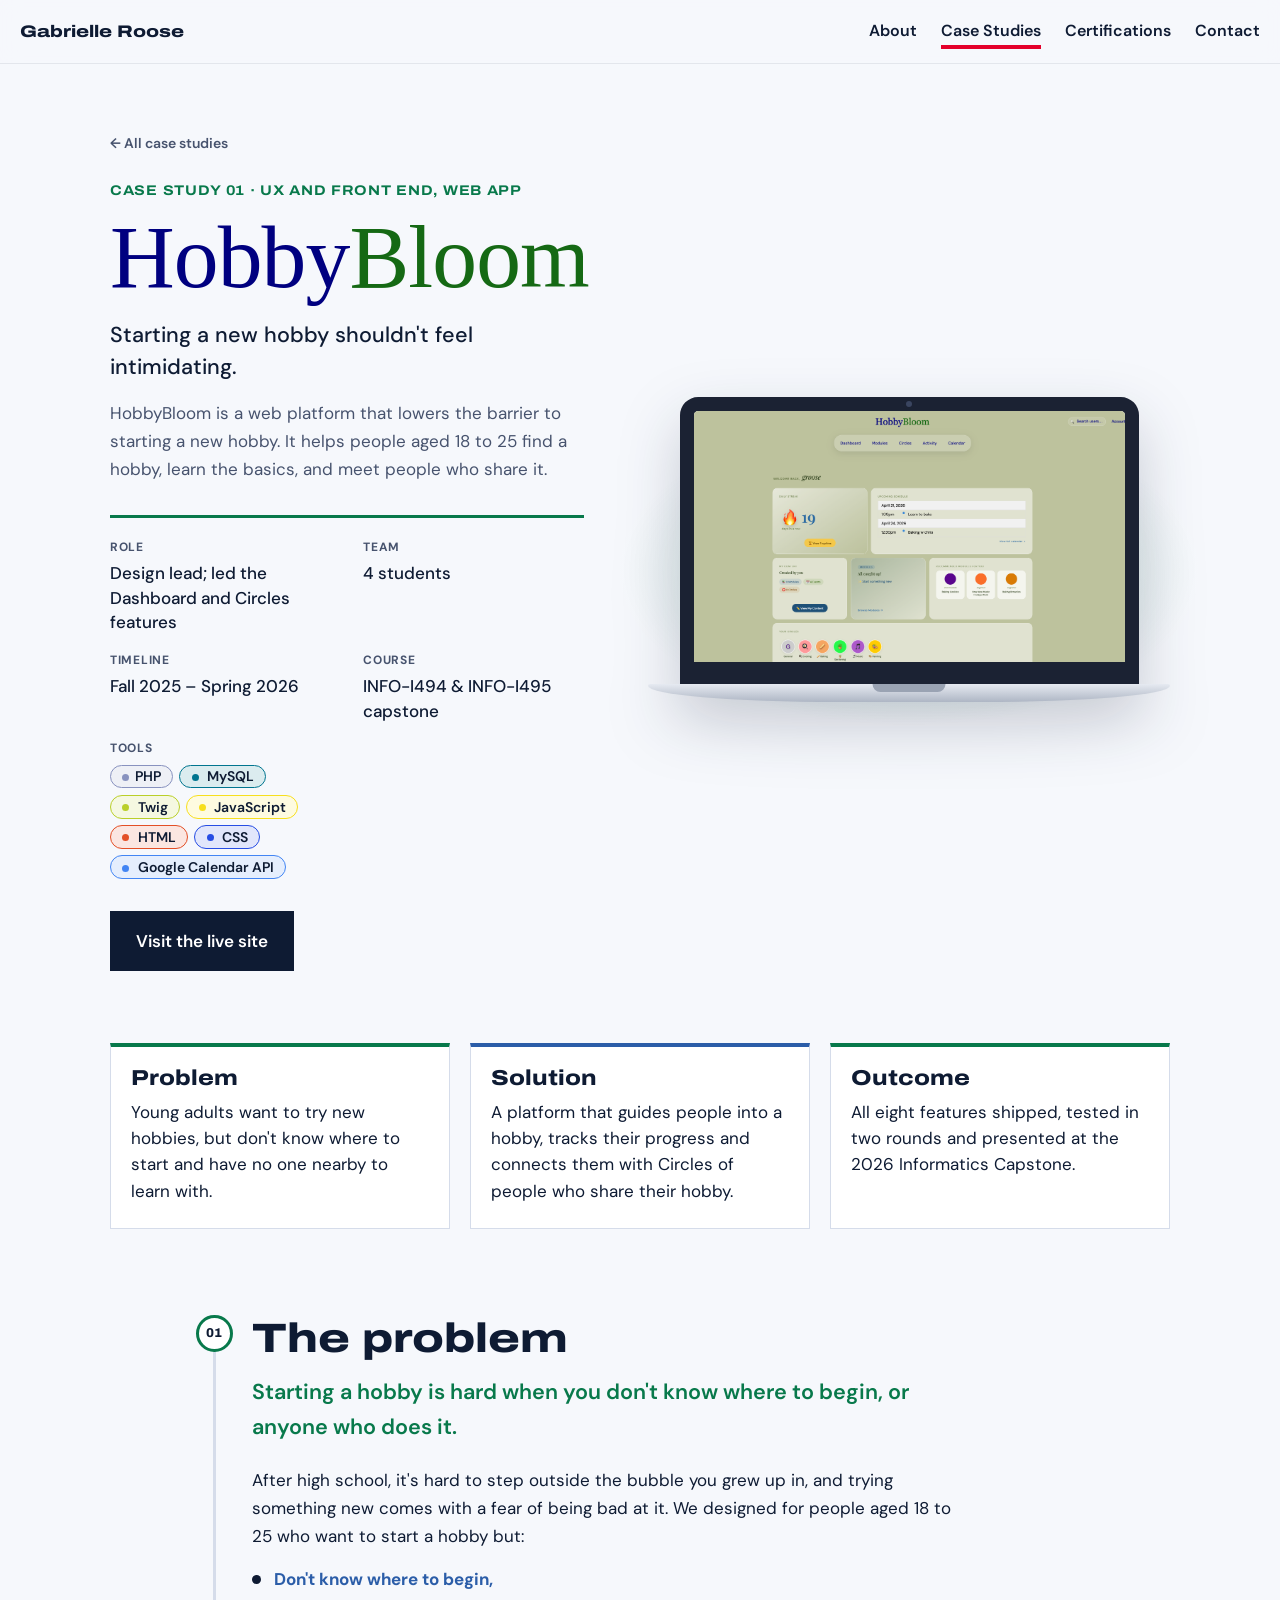
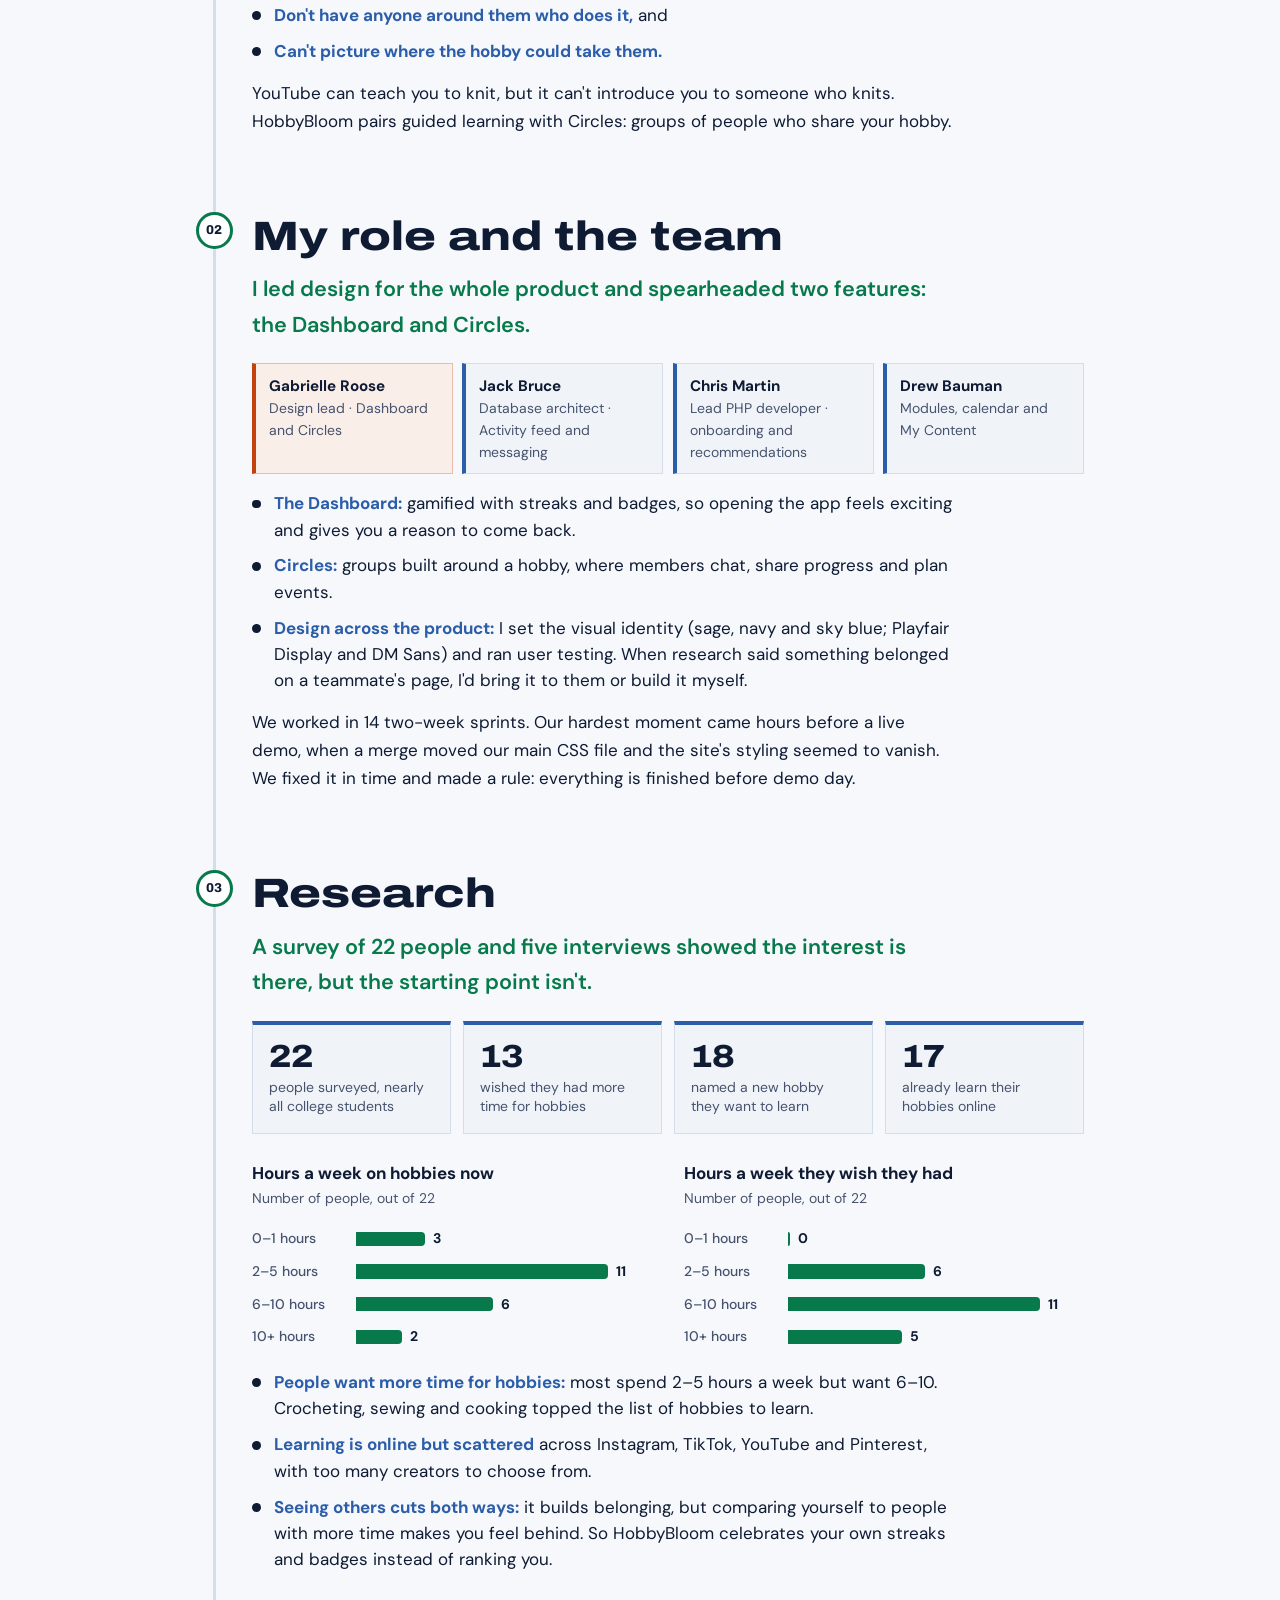
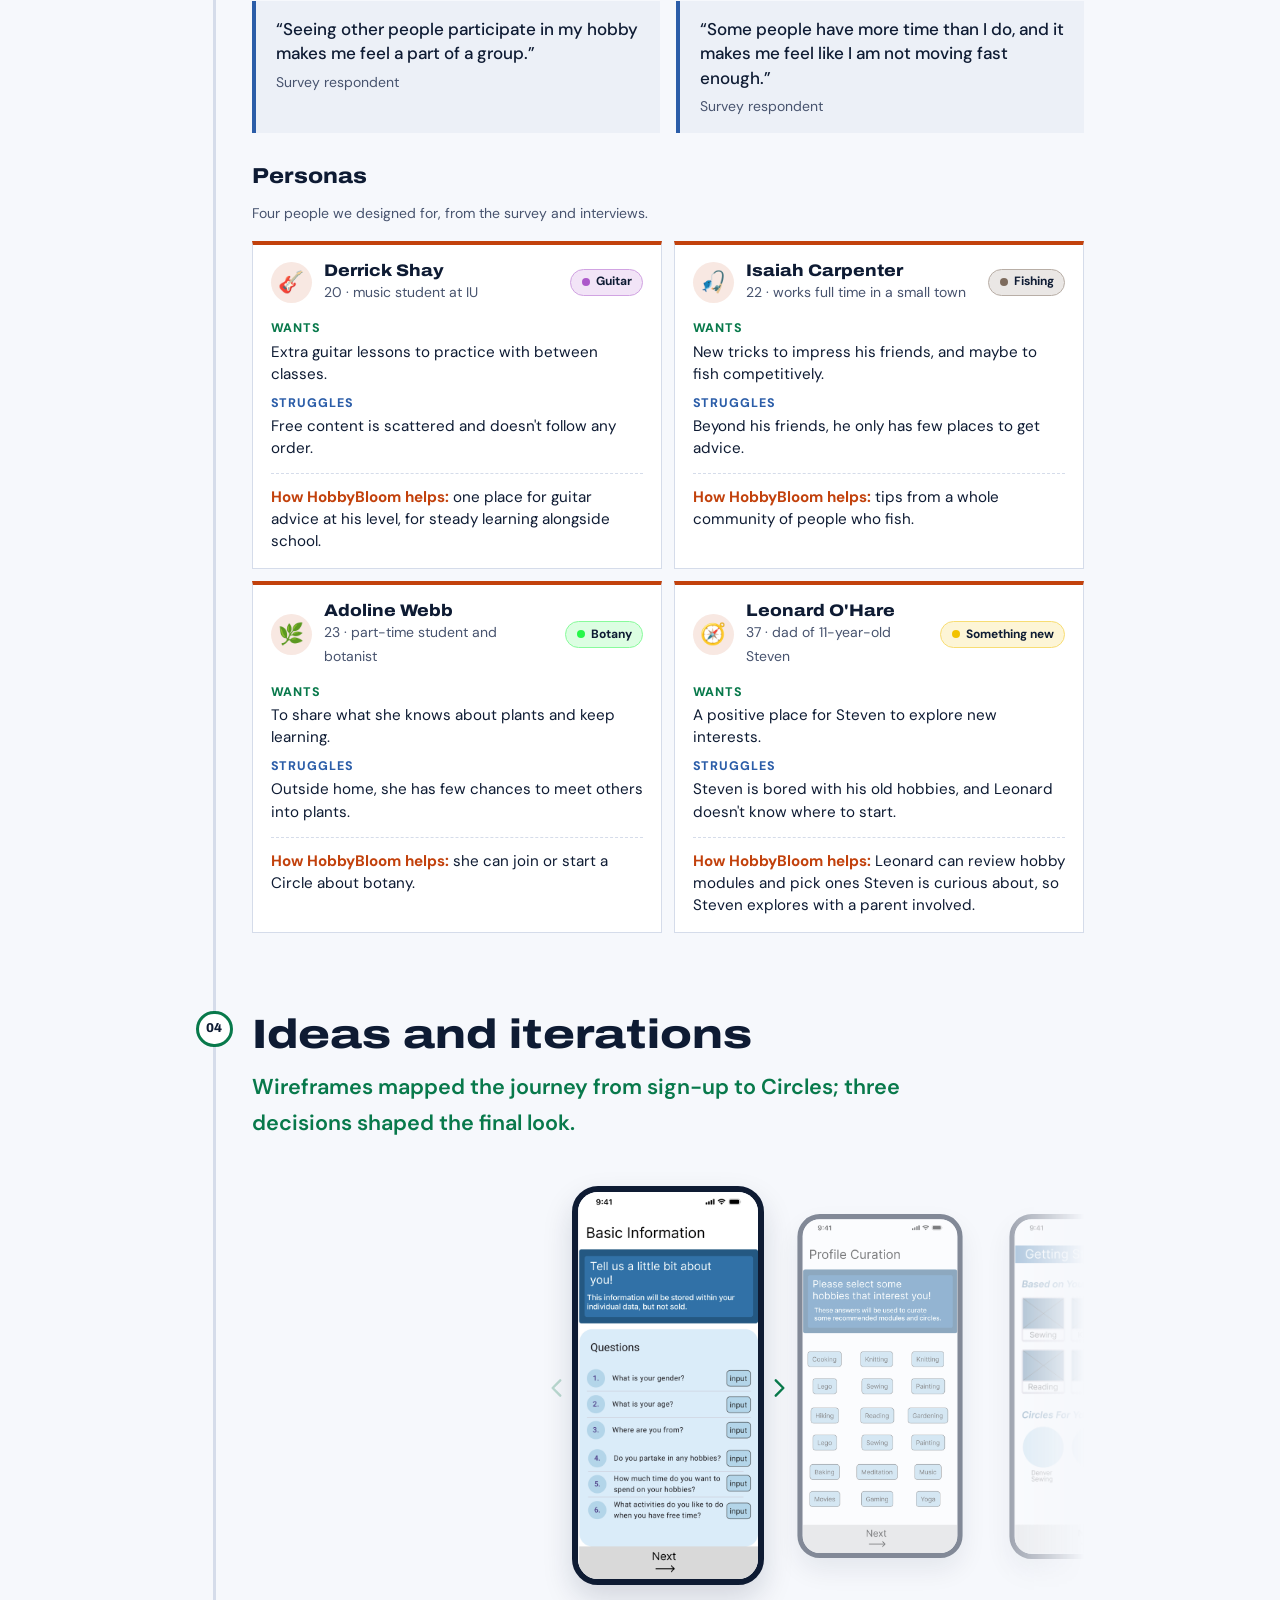
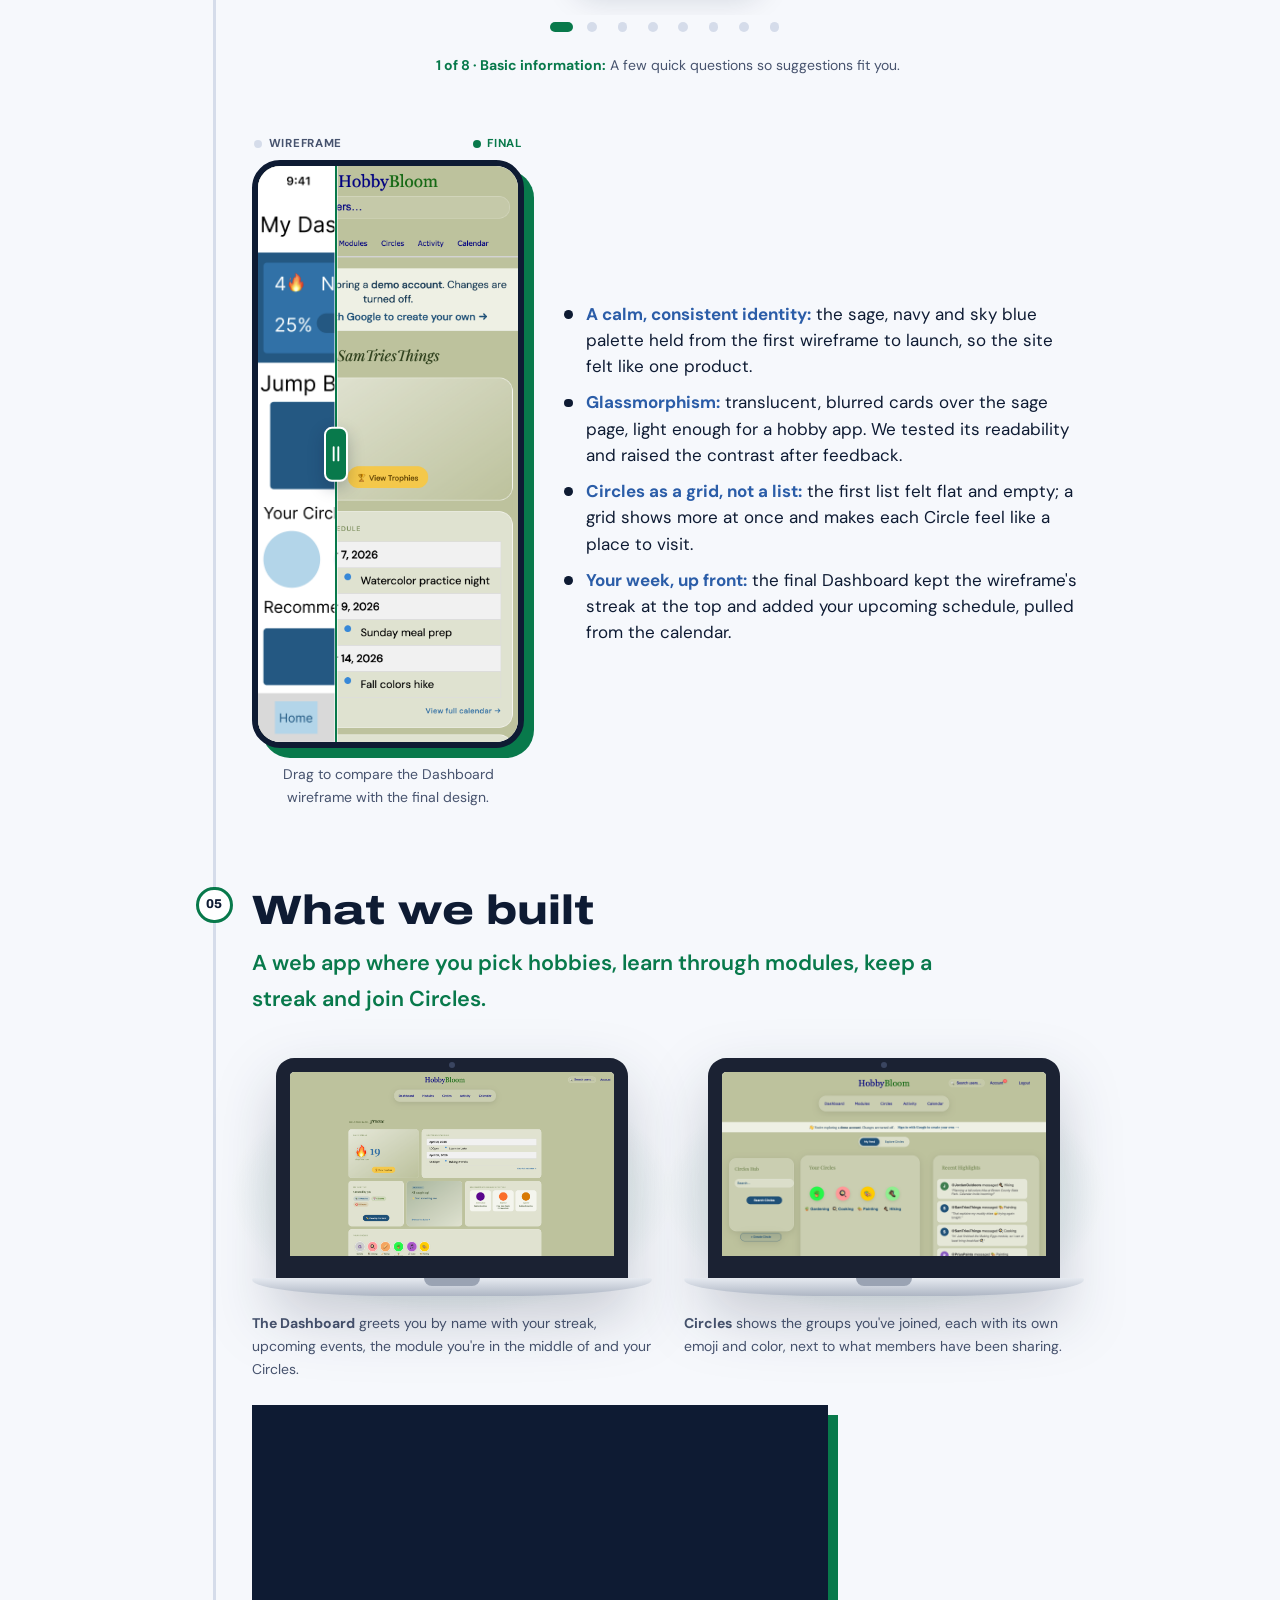
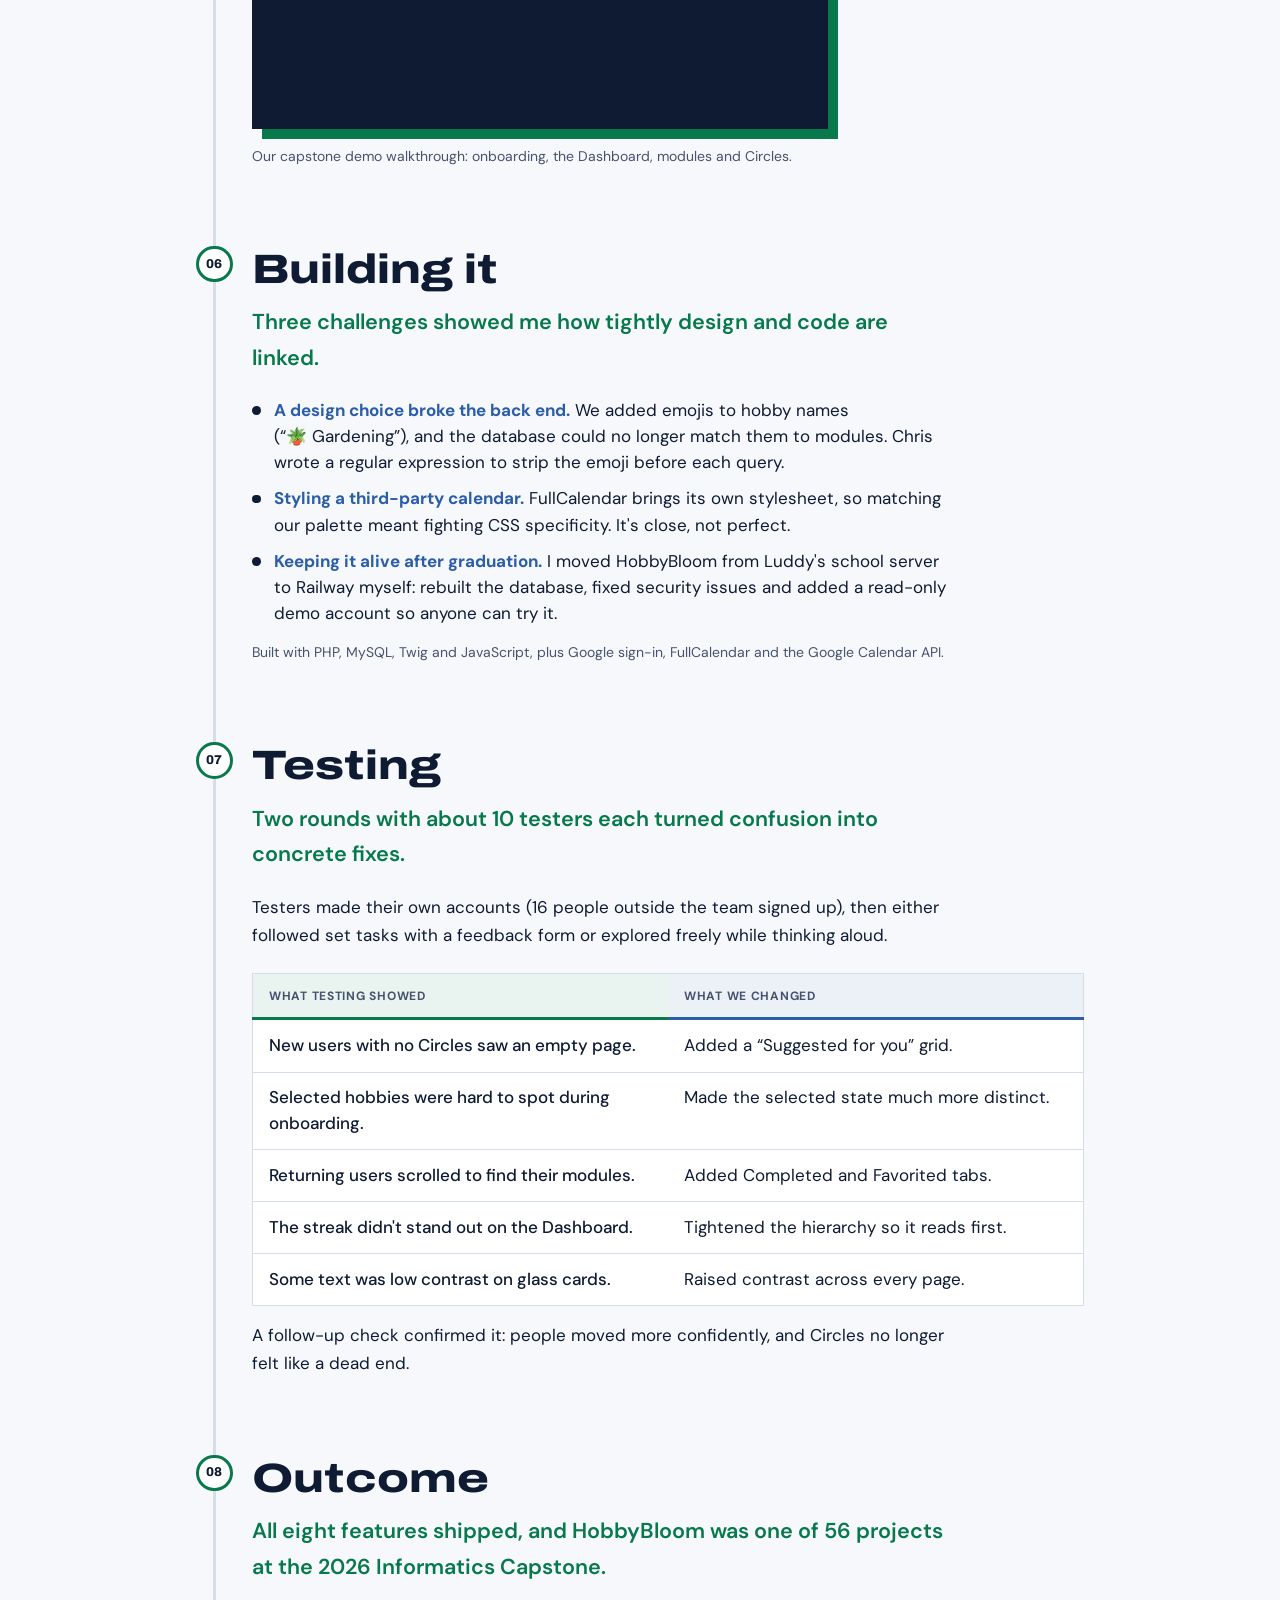
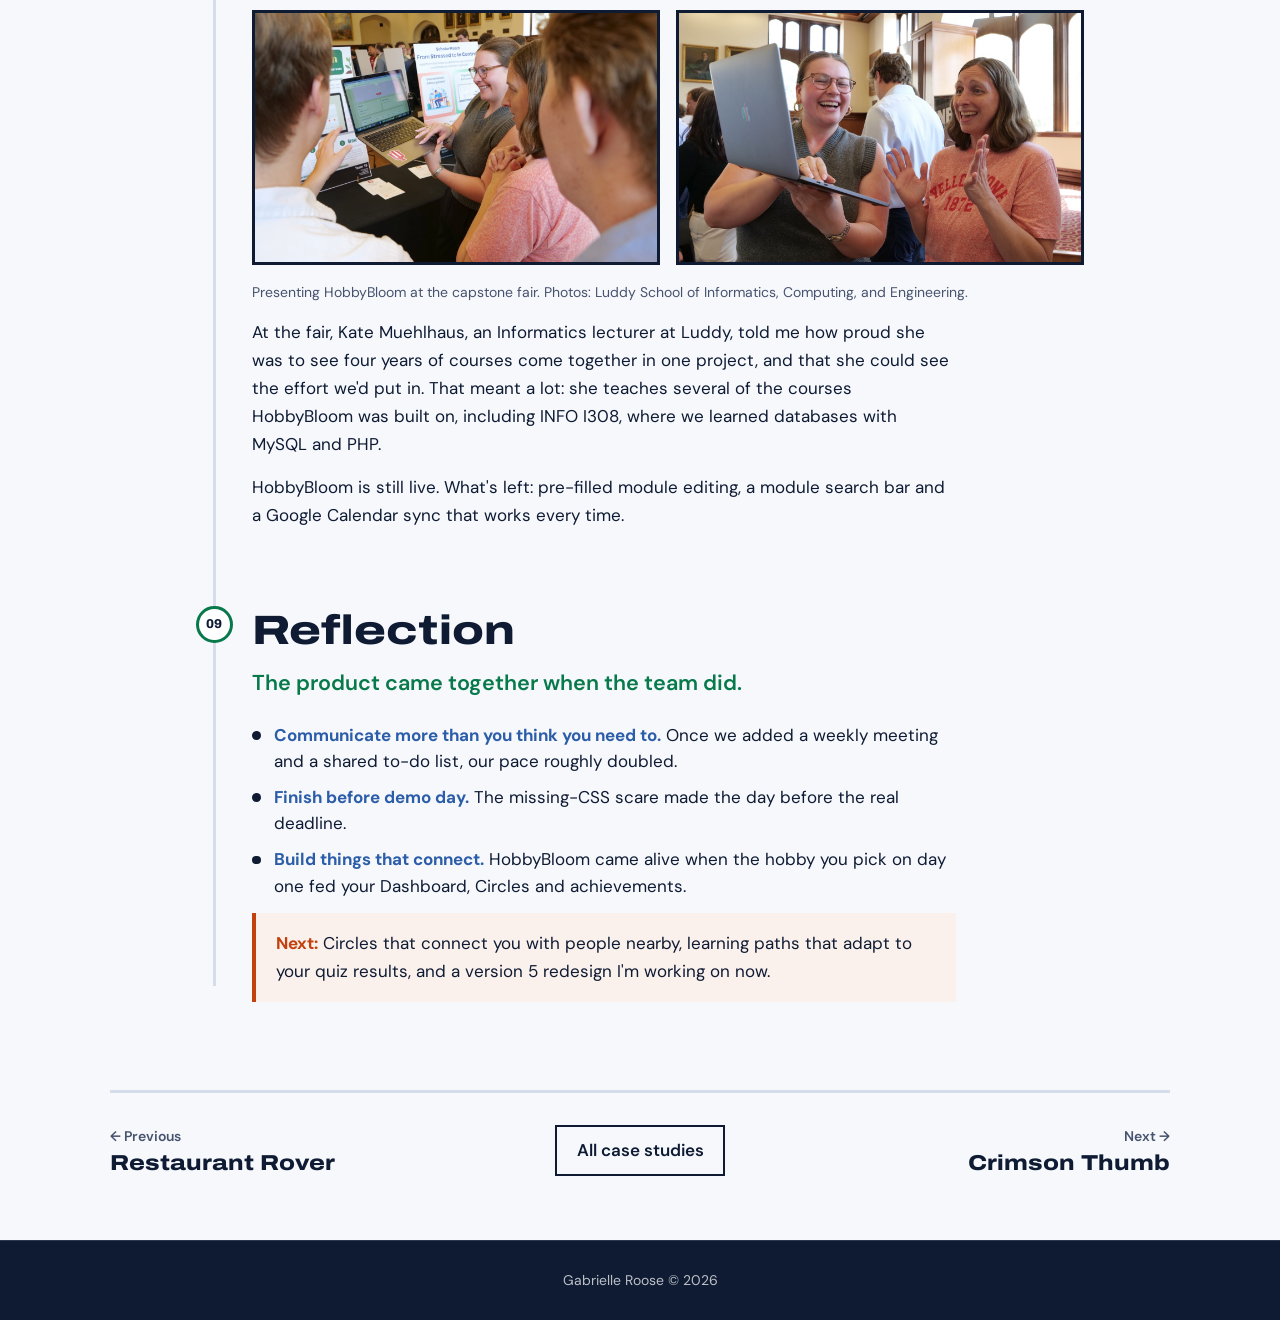
<file: hobbybloom.html>
<!DOCTYPE html>
<html lang="en">
  <head>
    <meta charset="UTF-8" />
    <meta name="viewport" content="width=device-width, initial-scale=1.0" />
    <title>HobbyBloom case study | Gabrielle Roose</title>
    <link rel="apple-touch-icon" sizes="180x180" href="GRfavicon_io/apple-touch-icon.png" />
    <link rel="icon" type="image/png" sizes="32x32" href="GRfavicon_io/favicon-32x32.png" />
    <link rel="icon" type="image/png" sizes="16x16" href="GRfavicon_io/favicon-16x16.png" />
    <link rel="manifest" href="GRfavicon_io/site.webmanifest" />

    <link rel="preconnect" href="https://fonts.googleapis.com" />
    <link rel="preconnect" href="https://fonts.gstatic.com" crossorigin />
    <link
      href="https://fonts.googleapis.com/css2?family=Archivo:wdth,wght@62..125,100..900&family=DM+Sans:ital,opsz,wght@0,9..40,300..800;1,9..40,300..800&display=swap"
      rel="stylesheet"
    />

    <link rel="stylesheet" href="css/sketch.css" />
    <link rel="stylesheet" href="css/case-study.css" />
  </head>

  <body>
    <a class="skip" href="#story">Skip to the case study</a>

    <header class="topbar">
      <a class="wordmark" href="index.html">Gabrielle Roose</a>
      <nav class="topbar__nav" aria-label="Main">
        <a href="index.html#about">About</a>
        <a href="case-studies.html" aria-current="true">Case Studies</a>
        <a href="index.html#certifications">Certifications</a>
        <a href="index.html#contact">Contact</a>
      </nav>
    </header>

    <main class="case case--green">
      <div class="case__hero">
        <div>
          <a class="case__back" href="case-studies.html">&larr; All case studies</a>
          <p class="case__eyebrow">Case study 01 · UX and front end, web app</p>
          <h1 class="case__title case__title--hobbybloom">Hobby<span>Bloom</span></h1>
          <p class="case__lede">Starting a new hobby shouldn't feel intimidating.</p>
          <p class="case__summary">HobbyBloom is a web platform that lowers the barrier to starting a new hobby. It helps people aged 18 to 25 find a hobby, learn the basics, and meet people who share it.</p>
          <dl class="facts">
          <div><dt>Role</dt><dd>Design lead; led the Dashboard and Circles features</dd></div>
          <div><dt>Team</dt><dd>4 students</dd></div>
          <div><dt>Timeline</dt><dd>Fall 2025 – Spring 2026</dd></div>
          <div><dt>Course</dt><dd>INFO-I494 & INFO-I495 capstone</dd></div>
          <div><dt>Tools</dt><dd><ul class="chips" aria-label="Tools"><li data-tool="php">PHP</li><li data-tool="mysql"> MySQL</li><li data-tool="twig"> Twig</li><li data-tool="javascript"> JavaScript</li><li data-tool="html"> HTML</li><li data-tool="css"> CSS</li><li data-tool="google"> Google Calendar API</li></ul></dd></div>
          </dl>
          <div class="case__links">
          <a class="button" href="https://hobbybloom-production.up.railway.app/index.php" target="_blank" rel="noopener">Visit the live site</a>
          </div>
        </div>
        <div class="case__device">
          <div class="laptop">
            <div class="chapter__media">
              <img src="images/HobbyBloomCover.png" alt="HobbyBloom dashboard showing a daily streak, upcoming schedule, recommended modules and circles" />
            </div>
            <div class="laptop__base" aria-hidden="true"></div>
          </div>
        </div>
      </div>

      <!-- AT A GLANCE: the part recruiters read first -->
      <div class="glance" aria-label="At a glance">
        <div class="glance__card">
          <h2><a href="#problem">Problem</a></h2>
          <p>Young adults want to try new hobbies, but don't know where to start and have no one nearby to learn with.</p>
        </div>
        <div class="glance__card">
          <h2><a href="#built">Solution</a></h2>
          <p>A platform that guides people into a hobby, tracks their progress and connects them with Circles of people who share their hobby.</p>
        </div>
        <div class="glance__card">
          <h2><a href="#outcome">Outcome</a></h2>
          <p>All eight features shipped, tested in two rounds and presented at the 2026 Informatics Capstone.</p>
        </div>
      </div>

      <div class="steps" id="story">
        <section class="step" id="problem">
          <h2>The problem</h2>
          <p class="step__lede">Starting a hobby is hard when you don't know where to begin, or anyone who does it.</p>
          <p>After high school, it's hard to step outside the bubble you grew up in, and trying
          something new comes with a fear of being bad at it. We designed for people aged 18 to 25
          who want to start a hobby but:</p>
          <ul class="step__list">
            <li><strong>Don't know where to begin,</strong></li>
            <li><strong>Don't have anyone around them who does it,</strong> and</li>
            <li><strong>Can't picture where the hobby could take them.</strong></li>
          </ul>
          <p>YouTube can teach you to knit, but it can't introduce you to someone who knits.
          HobbyBloom pairs guided learning with Circles: groups of people who share your hobby.</p>
        </section>
        <section class="step">
          <h2>My role and the team</h2>
          <p class="step__lede">I led design for the whole product and spearheaded two features: the Dashboard and Circles.</p>
          <ul class="team" aria-label="The team">
            <li class="team__me"><strong>Gabrielle Roose<span class="sr-only"> (me)</span></strong><span>Design lead · Dashboard and Circles</span></li>
            <li><strong>Jack Bruce</strong><span>Database architect · Activity feed and messaging</span></li>
            <li><strong>Chris Martin</strong><span>Lead PHP developer · onboarding and recommendations</span></li>
            <li><strong>Drew Bauman</strong><span>Modules, calendar and My Content</span></li>
          </ul>
          <ul class="step__list">
            <li><strong>The Dashboard:</strong> gamified with streaks and badges, so opening the app
            feels exciting and gives you a reason to come back.</li>
            <li><strong>Circles:</strong> groups built around a hobby, where members chat, share
            progress and plan events.</li>
            <li><strong>Design across the product:</strong> I set the visual identity (sage, navy
            and sky blue; Playfair Display and DM Sans) and ran user testing. When research said
            something belonged on a teammate's page, I'd bring it to them or build it myself.</li>
          </ul>
          <p>We worked in 14 two-week sprints. Our hardest moment came hours before a live demo,
          when a merge moved our main CSS file and the site's styling seemed to vanish. We fixed it
          in time and made a rule: everything is finished before demo day.</p>
        </section>
        <section class="step">
          <h2>Research</h2>
          <p class="step__lede">A survey of 22 people and five interviews showed the interest is there, but the starting point isn't.</p>
          <dl class="stats">
            <div><dt>people surveyed, nearly all college students</dt><dd>22</dd></div>
            <div><dt>wished they had more time for hobbies</dt><dd>13</dd></div>
            <div><dt>named a new hobby they want to learn</dt><dd>18</dd></div>
            <div><dt>already learn their hobbies online</dt><dd>17</dd></div>
          </dl>

          <div class="charts">
            <figure class="chart">
              <figcaption>
                <p class="chart__title">Hours a week on hobbies now</p>
                <p class="chart__note">Number of people, out of 22</p>
              </figcaption>
              <table class="bars" style="--max: 11">
                <caption class="sr-only">Hours a week people spend on hobbies now</caption>
                <tbody>
                  <tr><th scope="row">0–1 hours</th><td><div class="bars__row" title="0–1 hours: 3 people"><span class="bars__bar" style="--v: 3"></span><span class="bars__value">3</span></div></td></tr>
                  <tr><th scope="row">2–5 hours</th><td><div class="bars__row" title="2–5 hours: 11 people"><span class="bars__bar" style="--v: 11"></span><span class="bars__value">11</span></div></td></tr>
                  <tr><th scope="row">6–10 hours</th><td><div class="bars__row" title="6–10 hours: 6 people"><span class="bars__bar" style="--v: 6"></span><span class="bars__value">6</span></div></td></tr>
                  <tr><th scope="row">10+ hours</th><td><div class="bars__row" title="10+ hours: 2 people"><span class="bars__bar" style="--v: 2"></span><span class="bars__value">2</span></div></td></tr>
                </tbody>
              </table>
            </figure>
            <figure class="chart">
              <figcaption>
                <p class="chart__title">Hours a week they wish they had</p>
                <p class="chart__note">Number of people, out of 22</p>
              </figcaption>
              <table class="bars" style="--max: 11">
                <caption class="sr-only">Hours a week people wish they spent on hobbies</caption>
                <tbody>
                  <tr><th scope="row">0–1 hours</th><td><div class="bars__row" title="0–1 hours: 0 people"><span class="bars__bar" style="--v: 0"></span><span class="bars__value">0</span></div></td></tr>
                  <tr><th scope="row">2–5 hours</th><td><div class="bars__row" title="2–5 hours: 6 people"><span class="bars__bar" style="--v: 6"></span><span class="bars__value">6</span></div></td></tr>
                  <tr><th scope="row">6–10 hours</th><td><div class="bars__row" title="6–10 hours: 11 people"><span class="bars__bar" style="--v: 11"></span><span class="bars__value">11</span></div></td></tr>
                  <tr><th scope="row">10+ hours</th><td><div class="bars__row" title="10+ hours: 5 people"><span class="bars__bar" style="--v: 5"></span><span class="bars__value">5</span></div></td></tr>
                </tbody>
              </table>
            </figure>
          </div>

          <ul class="step__list">
            <li><strong>People want more time for hobbies:</strong> most spend 2–5 hours a week but
            want 6–10. Crocheting, sewing and cooking topped the list of hobbies to learn.</li>
            <li><strong>Learning is online but scattered</strong> across Instagram, TikTok, YouTube
            and Pinterest, with too many creators to choose from.</li>
            <li><strong>Seeing others cuts both ways:</strong> it builds belonging, but comparing
            yourself to people with more time makes you feel behind. So HobbyBloom celebrates your own
            streaks and badges instead of ranking you.</li>
          </ul>
          <div class="quotes">
            <blockquote>
              <p>“Seeing other people participate in my hobby makes me feel a part of a group.”</p>
              <cite>Survey respondent</cite>
            </blockquote>
            <blockquote>
              <p>“Some people have more time than I do, and it makes me feel like I am not moving fast enough.”</p>
              <cite>Survey respondent</cite>
            </blockquote>
          </div>

          <h3>Personas</h3>
          <p class="step__meta">Four people we designed for, from the survey and interviews.</p>
          <ul class="personas">
            <li class="persona">
              <div class="persona__head">
                <span class="persona__icon" aria-hidden="true">🎸</span>
                <div><h4>Derrick Shay</h4><p>20 · music student at IU</p></div>
                <span class="persona__hobby" style="--circle: #ac58ca">Guitar</span>
              </div>
              <dl>
                <div><dt>Wants</dt><dd>Extra guitar lessons to practice with between classes.</dd></div>
                <div><dt>Struggles</dt><dd>Free content is scattered and doesn't follow any order.</dd></div>
              </dl>
              <p class="persona__help"><strong>How HobbyBloom helps:</strong> one place for guitar advice at his level, for steady learning alongside school.</p>
            </li>
            <li class="persona">
              <div class="persona__head">
                <span class="persona__icon" aria-hidden="true">🎣</span>
                <div><h4>Isaiah Carpenter</h4><p>22 · works full time in a small town</p></div>
                <span class="persona__hobby" style="--circle: #7D6B5D">Fishing</span>
              </div>
              <dl>
                <div><dt>Wants</dt><dd>New tricks to impress his friends, and maybe to fish competitively.</dd></div>
                <div><dt>Struggles</dt><dd>Beyond his friends, he only has few places to get advice.</dd></div>
              </dl>
              <p class="persona__help"><strong>How HobbyBloom helps:</strong> tips from a whole community of people who fish.</p>
            </li>
            <li class="persona">
              <div class="persona__head">
                <span class="persona__icon" aria-hidden="true">🌿</span>
                <div><h4>Adoline Webb</h4><p>23 · part-time student and botanist</p></div>
                <span class="persona__hobby" style="--circle: #26f749">Botany</span>
              </div>
              <dl>
                <div><dt>Wants</dt><dd>To share what she knows about plants and keep learning.</dd></div>
                <div><dt>Struggles</dt><dd>Outside home, she has few chances to meet others into plants.</dd></div>
              </dl>
              <p class="persona__help"><strong>How HobbyBloom helps:</strong> she can join or start a Circle about botany.</p>
            </li>
            <li class="persona">
              <div class="persona__head">
                <span class="persona__icon" aria-hidden="true">🧭</span>
                <div><h4>Leonard O'Hare</h4><p>37 · dad of 11-year-old Steven</p></div>
                <span class="persona__hobby" style="--circle: #F2C200">Something new</span>
              </div>
              <dl>
                <div><dt>Wants</dt><dd>A positive place for Steven to explore new interests.</dd></div>
                <div><dt>Struggles</dt><dd>Steven is bored with his old hobbies, and Leonard doesn't know where to start.</dd></div>
              </dl>
              <p class="persona__help"><strong>How HobbyBloom helps:</strong> Leonard can review hobby modules and pick ones Steven is curious about, so Steven explores with a parent involved.</p>
            </li>
          </ul>
        </section>
        <section class="step">
          <h2>Ideas and iterations</h2>
          <p class="step__lede">Wireframes mapped the journey from sign-up to Circles; three decisions shaped the final look.</p>
          <figure class="step__figure carousel" data-carousel aria-roledescription="carousel" aria-label="Fall 2025 wireframes">
            <div class="carousel__stage">
              <button class="carousel__button carousel__button--prev" type="button" data-prev aria-label="Previous screen"><svg viewBox="0 0 24 24" width="26" height="26" fill="none" stroke="currentColor" stroke-width="2.25" stroke-linecap="round" stroke-linejoin="round" aria-hidden="true"><path d="m15 5-7 7 7 7" /></svg></button>
            <div class="carousel__track" tabindex="0" aria-label="Wireframes. Use the left and right arrow keys to move between screens.">
              <div class="carousel__slide" role="group" aria-roledescription="slide" aria-label="1 of 8: Basic information" data-title="Basic information" data-caption="A few quick questions so suggestions fit you.">
                <img src="images/hobbybloom/wireframe-01-basic-info.png" loading="lazy" width="492" height="1060" alt="Wireframe: Basic information, a short onboarding questionnaire." />
              </div>
              <div class="carousel__slide" role="group" aria-roledescription="slide" aria-label="2 of 8: Pick your hobbies" data-title="Pick your hobbies" data-caption="Choose from a grid of hobbies to shape what you see.">
                <img src="images/hobbybloom/wireframe-02-pick-hobbies.png" loading="lazy" width="492" height="1060" alt="Wireframe: Profile curation, choosing hobbies from a grid of options." />
              </div>
              <div class="carousel__slide" role="group" aria-roledescription="slide" aria-label="3 of 8: Getting started" data-title="Getting started" data-caption="Modules and Circles suggested from your interests.">
                <img src="images/hobbybloom/wireframe-03-getting-started.png" loading="lazy" width="360" height="778" alt="Wireframe: Getting started, modules and Circles suggested from your interests." />
              </div>
              <div class="carousel__slide" role="group" aria-roledescription="slide" aria-label="4 of 8: Dashboard" data-title="Dashboard" data-caption="Your streak, progress, Circles and recommendations in one place.">
                <img src="images/hobbybloom/wireframe-04-dashboard.png" loading="lazy" width="548" height="1186" alt="Wireframe: My dashboard with a streak and progress bar, a module to jump back into, your Circles and recommendations." />
              </div>
              <div class="carousel__slide" role="group" aria-roledescription="slide" aria-label="5 of 8: A module" data-title="A module" data-caption="Step-by-step lessons with videos and quick questions.">
                <img src="images/hobbybloom/wireframe-05-module.png" loading="lazy" width="492" height="1060" alt="Wireframe: A module step with a lesson video, next steps, the creator and questions." />
              </div>
              <div class="carousel__slide" role="group" aria-roledescription="slide" aria-label="6 of 8: Circles" data-title="Circles" data-caption="Your groups, suggested Circles and a feed of posts.">
                <img src="images/hobbybloom/wireframe-06-circles.png" loading="lazy" width="360" height="778" alt="Wireframe: Your Circles, suggested Circles and a feed of posts." />
              </div>
              <div class="carousel__slide" role="group" aria-roledescription="slide" aria-label="7 of 8: Chat" data-title="Chat" data-caption="Talk with your Circles and other members.">
                <img src="images/hobbybloom/wireframe-07-chat.png" loading="lazy" width="494" height="1064" alt="Wireframe: Chat, with Circles across the top and recent conversations." />
              </div>
              <div class="carousel__slide" role="group" aria-roledescription="slide" aria-label="8 of 8: My activity" data-title="My activity" data-caption="Module progress, active days and completed modules.">
                <img src="images/hobbybloom/wireframe-08-activity.png" loading="lazy" width="440" height="950" alt="Wireframe: My activity, with module progress, days active and completed modules." />
              </div>
            </div>
              <button class="carousel__button carousel__button--next" type="button" data-next aria-label="Next screen"><svg viewBox="0 0 24 24" width="26" height="26" fill="none" stroke="currentColor" stroke-width="2.25" stroke-linecap="round" stroke-linejoin="round" aria-hidden="true"><path d="m9 5 7 7-7 7" /></svg></button>
            </div>
            <div class="carousel__controls">
              <div class="carousel__dots" role="group" aria-label="Choose a screen"></div>
            </div>
            <figcaption class="carousel__status" aria-live="polite">
              <strong>1 of 8 · Basic information:</strong> A few quick questions so suggestions fit you.
            </figcaption>
          </figure>

          <div class="split">
            <figure class="compare-figure">
              <div class="compare__labels" aria-hidden="true"><span>Wireframe</span><span>Final</span></div>
              <div class="compare" data-compare style="--pos: 50%">
                <img class="compare__img" src="images/hobbybloom/dashboard-mobile.png" loading="lazy" width="780" height="1688" alt="The final HobbyBloom Dashboard on a phone, with a six-day streak and upcoming schedule." />
                <img class="compare__img compare__img--before" src="images/hobbybloom/wireframe-04-dashboard.png" loading="lazy" width="548" height="1186" alt="The Dashboard wireframe, with a streak, progress bar, Circles and recommendations." />
                <span class="compare__handle" aria-hidden="true"></span>
                <input class="compare__range" type="range" min="0" max="100" value="50" aria-label="Drag to compare the Dashboard wireframe with the final design" />
              </div>
              <figcaption>Drag to compare the Dashboard wireframe with the final design.</figcaption>
            </figure>
            <ul class="step__list">
              <li><strong>A calm, consistent identity:</strong> the sage, navy and sky blue palette held
              from the first wireframe to launch, so the site felt like one product.</li>
              <li><strong>Glassmorphism:</strong> translucent, blurred cards over the sage page, light
              enough for a hobby app. We tested its readability and raised the contrast after feedback.</li>
              <li><strong>Circles as a grid, not a list:</strong> the first list felt flat and empty; a
              grid shows more at once and makes each Circle feel like a place to visit.</li>
              <li><strong>Your week, up front:</strong> the final Dashboard kept the wireframe's streak
              at the top and added your upcoming schedule, pulled from the calendar.</li>
            </ul>
          </div>
          <!-- TODO: add the version 3, 4 and 5 screenshots here once version 5 is finished -->
        </section>
        <section class="step" id="built">
          <h2>What we built</h2>
          <p class="step__lede">A web app where you pick hobbies, learn through modules, keep a streak and join Circles.</p>
          <div class="duo">
            <figure class="step__figure">
              <div class="laptop">
                <div class="chapter__media">
                  <img src="images/HobbyBloomCover.png" loading="lazy" alt="The HobbyBloom dashboard with a daily streak, upcoming schedule, recommended modules and Circles." />
                </div>
                <div class="laptop__base" aria-hidden="true"></div>
              </div>
              <figcaption><strong>The Dashboard</strong> greets you by name with your streak, upcoming events, the module you're in the middle of and your Circles.</figcaption>
            </figure>
            <figure class="step__figure">
              <div class="laptop">
                <div class="chapter__media">
                  <img src="images/hobbybloom/circles.png" loading="lazy" alt="The Circles hub: a search panel, your Circles for gardening, cooking, painting and hiking, and recent highlights from members." />
                </div>
                <div class="laptop__base" aria-hidden="true"></div>
              </div>
              <figcaption><strong>Circles</strong> shows the groups you've joined, each with its own emoji and color, next to what members have been sharing.</figcaption>
            </figure>
          </div>
          <figure class="step__figure step__figure--narrow">
            <div class="video">
              <iframe src="https://www.youtube-nocookie.com/embed/_9bscILfW5Y" title="HobbyBloom demo walkthrough video" loading="lazy" allow="accelerometer; encrypted-media; gyroscope; picture-in-picture; fullscreen" referrerpolicy="strict-origin-when-cross-origin" allowfullscreen></iframe>
            </div>
            <figcaption>Our capstone demo walkthrough: onboarding, the Dashboard, modules and Circles.</figcaption>
          </figure>
        </section>
        <section class="step">
          <h2>Building it</h2>
          <p class="step__lede">Three challenges showed me how tightly design and code are linked.</p>
          <ul class="step__list">
            <li><strong>A design choice broke the back end.</strong> We added emojis to hobby names
            <span style="white-space: nowrap">(“🪴 Gardening”)</span>, and the database could no longer match them to modules. Chris wrote a
            regular expression to strip the emoji before each query.</li>
            <li><strong>Styling a third-party calendar.</strong> FullCalendar brings its own
            stylesheet, so matching our palette meant fighting CSS specificity. It's close, not perfect.</li>
            <li><strong>Keeping it alive after graduation.</strong> I moved HobbyBloom from Luddy's
            school server to Railway myself: rebuilt the database, fixed security issues and added a
            read-only demo account so anyone can try it.</li>
          </ul>
          <p class="step__meta">Built with PHP, MySQL, Twig and JavaScript, plus Google sign-in, FullCalendar and the Google Calendar API.</p>
        </section>
        <section class="step">
          <h2>Testing</h2>
          <p class="step__lede">Two rounds with about 10 testers each turned confusion into concrete fixes.</p>
          <p>Testers made their own accounts (16 people outside the team signed up), then either
          followed set tasks with a feedback form or explored freely while thinking aloud.</p>
          <table class="findings">
            <caption class="sr-only">What testing showed, and what we changed</caption>
            <thead>
              <tr><th scope="col">What testing showed</th><th scope="col">What we changed</th></tr>
            </thead>
            <tbody>
              <tr><th scope="row">New users with no Circles saw an empty page.</th><td>Added a “Suggested for you” grid.</td></tr>
              <tr><th scope="row">Selected hobbies were hard to spot during onboarding.</th><td>Made the selected state much more distinct.</td></tr>
              <tr><th scope="row">Returning users scrolled to find their modules.</th><td>Added Completed and Favorited tabs.</td></tr>
              <tr><th scope="row">The streak didn't stand out on the Dashboard.</th><td>Tightened the hierarchy so it reads first.</td></tr>
              <tr><th scope="row">Some text was low contrast on glass cards.</th><td>Raised contrast across every page.</td></tr>
            </tbody>
          </table>
          <p>A follow-up check confirmed it: people moved more confidently, and Circles no longer felt
          like a dead end.</p>
        </section>
        <section class="step" id="outcome">
          <h2>Outcome</h2>
          <p class="step__lede">All eight features shipped, and HobbyBloom was one of 56 projects at the 2026 Informatics Capstone.</p>
          <figure class="step__figure">
            <ul class="gallery gallery--photos">
              <li><img src="images/hobbybloom/capstone-fair-demo.jpg" loading="lazy" width="1600" height="898" alt="Gabrielle demoing HobbyBloom on a laptop at the capstone fair, in front of the Team 18 poster." /></li>
              <li><img src="images/hobbybloom/capstone-fair-reaction.jpg" loading="lazy" width="1600" height="898" alt="Gabrielle and Kate Muehlhaus laughing while looking at HobbyBloom on a laptop." /></li>
            </ul>
            <figcaption>Presenting HobbyBloom at the capstone fair. Photos: Luddy School of Informatics, Computing, and Engineering.</figcaption>
          </figure>
          <p>At the fair, Kate Muehlhaus, an Informatics lecturer at Luddy, told me how proud she was
          to see four years of courses come together in one project, and that she could see the effort
          we'd put in. That meant a lot: she teaches several of the courses HobbyBloom was built on,
          including INFO I308, where we learned databases with MySQL and PHP.</p>
          <p>HobbyBloom is still live. What's left: pre-filled module editing, a module search bar
          and a Google Calendar sync that works every time.</p>
        </section>
        <section class="step">
          <h2>Reflection</h2>
          <p class="step__lede">The product came together when the team did.</p>
          <ul class="step__list">
            <li><strong>Communicate more than you think you need to.</strong> Once we added a weekly
            meeting and a shared to-do list, our pace roughly doubled.</li>
            <li><strong>Finish before demo day.</strong> The missing-CSS scare made the day before
            the real deadline.</li>
            <li><strong>Build things that connect.</strong> HobbyBloom came alive when the hobby you
            pick on day one fed your Dashboard, Circles and achievements.</li>
          </ul>
          <p class="callout callout--accent"><strong>Next:</strong> Circles that connect you with people nearby, learning paths that
          adapt to your quiz results, and a version 5 redesign I'm working on now.</p>
        </section>
      </div>

      <nav class="pager" aria-label="More case studies">
        <a class="pager__link pager__link--prev tone--teal" href="restaurant-rover.html">
          <span class="pager__label">&larr; Previous</span>
          <span class="pager__name">Restaurant Rover</span>
        </a>
        <a class="pager__all" href="case-studies.html">All case studies</a>
        <a class="pager__link pager__link--next tone--red" href="crimson-thumb.html">
          <span class="pager__label">Next &rarr;</span>
          <span class="pager__name">Crimson Thumb</span>
        </a>
      </nav>
    </main>

    <a class="to-top tone--green" href="#top" aria-label="Back to top">
      <svg width="20" height="20" viewBox="0 0 24 24" fill="none" stroke="currentColor" stroke-width="1.75" stroke-linecap="round" stroke-linejoin="round" aria-hidden="true"><path d="M12 19V5M6 11l6-6 6 6" /></svg>
    </a>

    <footer class="footer">Gabrielle Roose © 2026</footer>

    <script src="js/case-study.js" defer></script>
  </body>
</html>
</file>
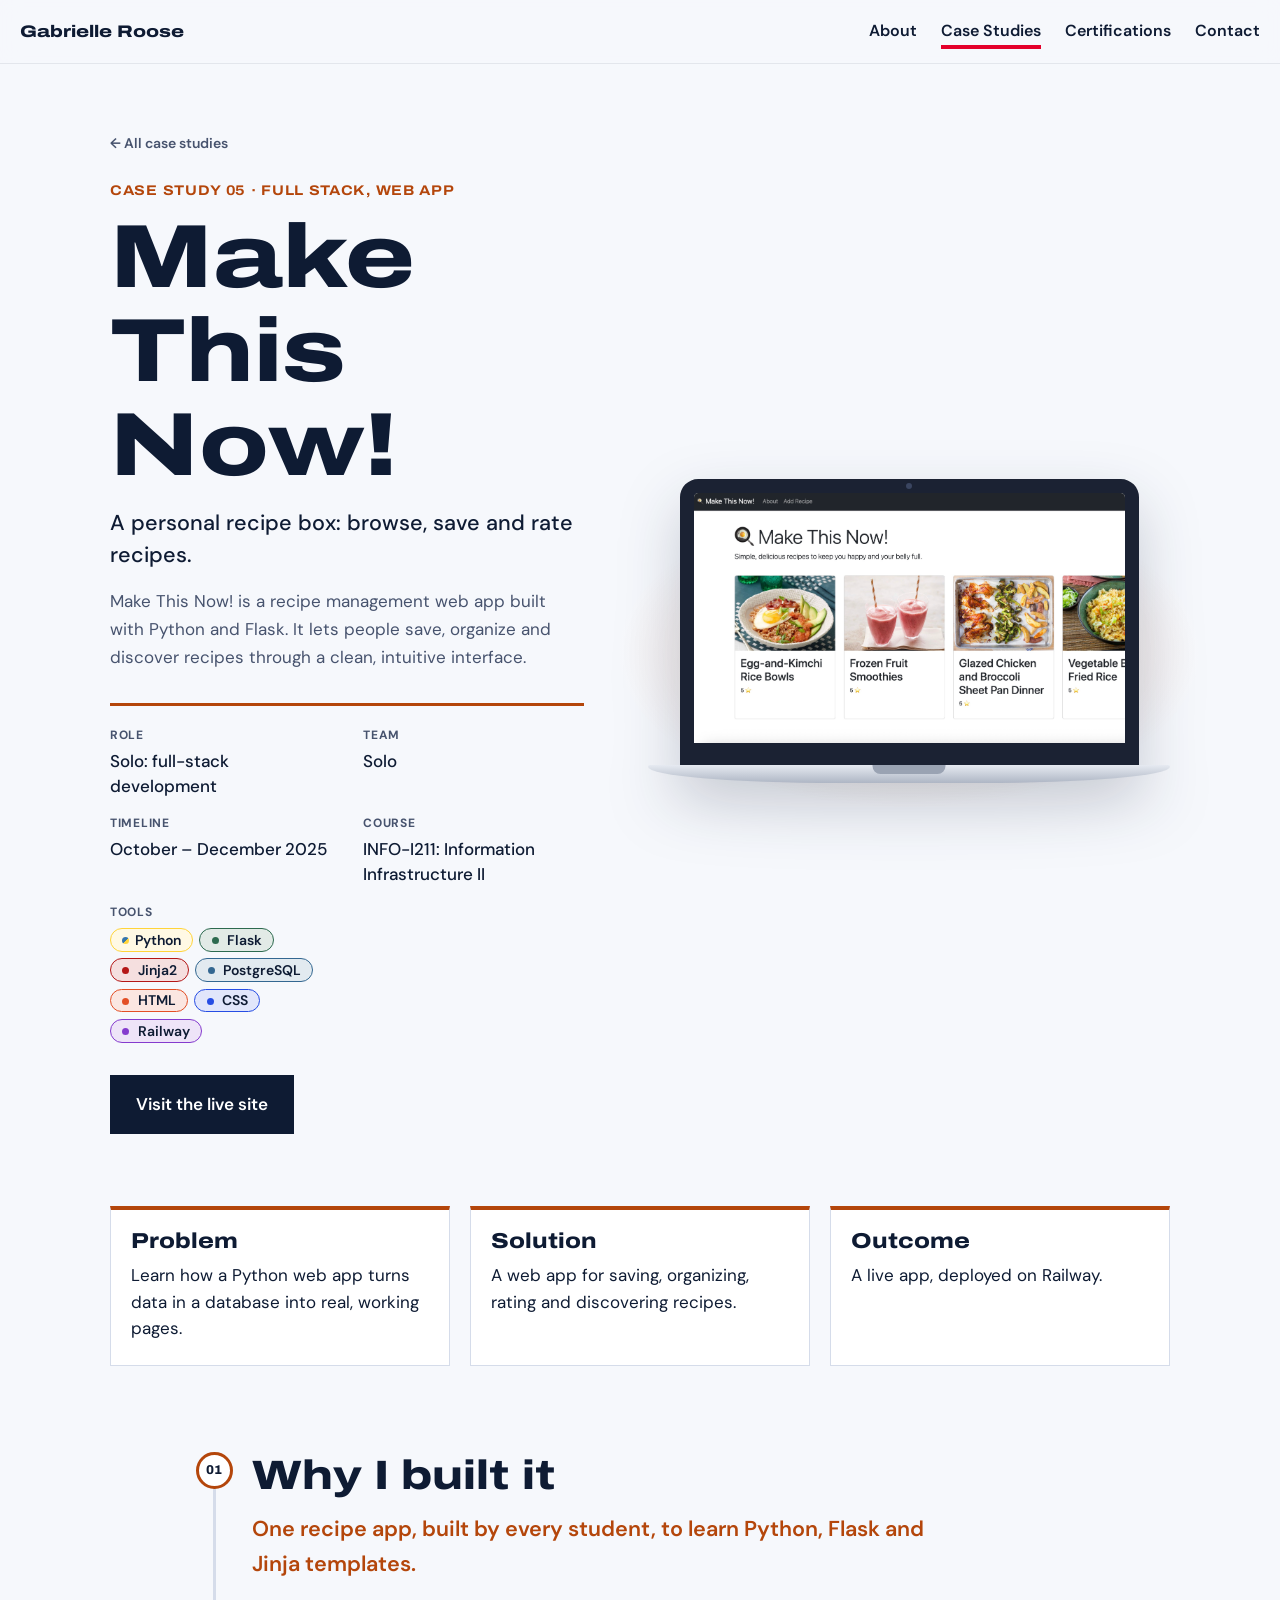
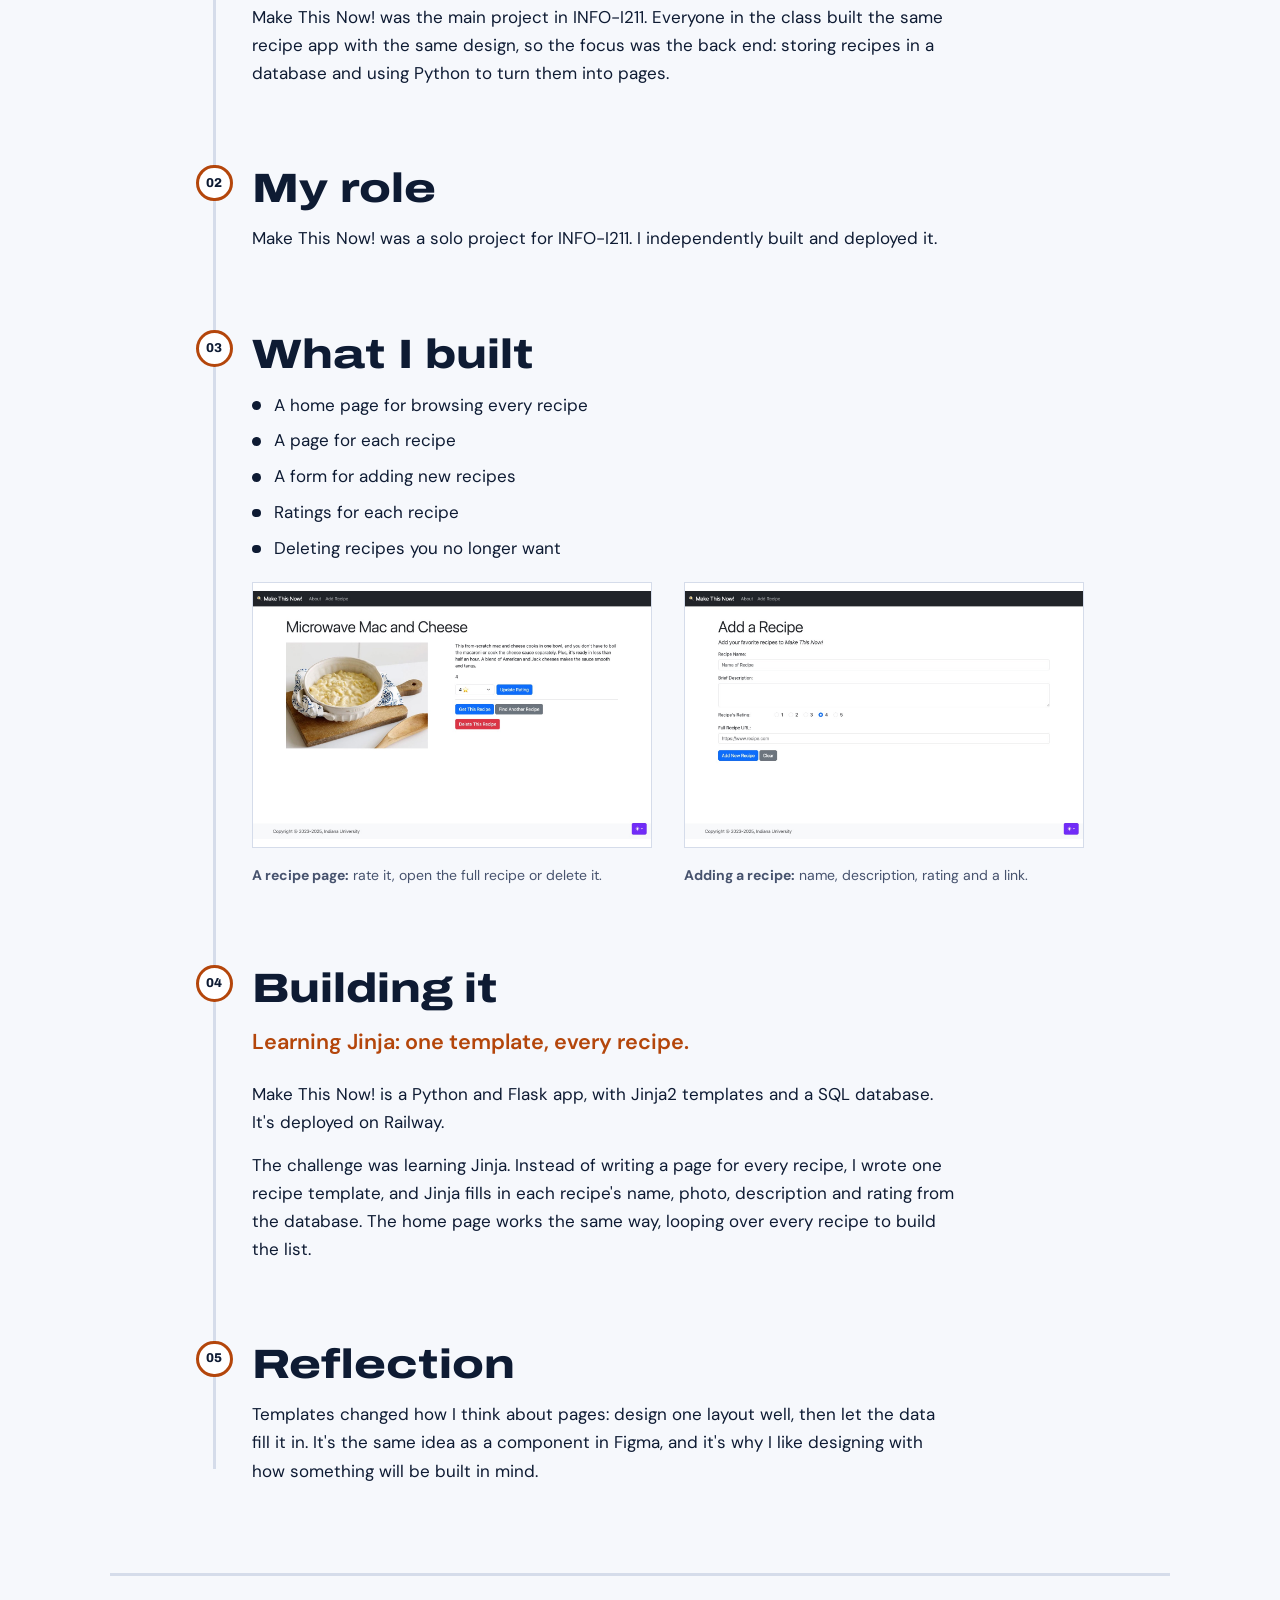
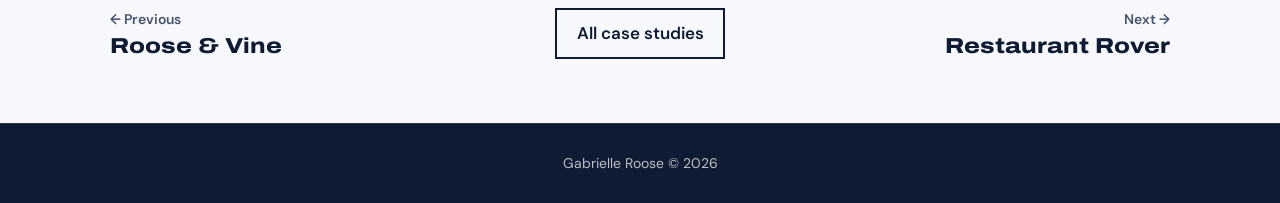
<file: make-this-now.html>
<!DOCTYPE html>
<html lang="en">
  <head>
    <meta charset="UTF-8" />
    <meta name="viewport" content="width=device-width, initial-scale=1.0" />
    <title>Make This Now! case study | Gabrielle Roose</title>
    <link rel="apple-touch-icon" sizes="180x180" href="GRfavicon_io/apple-touch-icon.png" />
    <link rel="icon" type="image/png" sizes="32x32" href="GRfavicon_io/favicon-32x32.png" />
    <link rel="icon" type="image/png" sizes="16x16" href="GRfavicon_io/favicon-16x16.png" />
    <link rel="manifest" href="GRfavicon_io/site.webmanifest" />

    <link rel="preconnect" href="https://fonts.googleapis.com" />
    <link rel="preconnect" href="https://fonts.gstatic.com" crossorigin />
    <link
      href="https://fonts.googleapis.com/css2?family=Archivo:wdth,wght@62..125,100..900&family=DM+Sans:ital,opsz,wght@0,9..40,300..800;1,9..40,300..800&display=swap"
      rel="stylesheet"
    />

    <link rel="stylesheet" href="css/sketch.css" />
    <link rel="stylesheet" href="css/case-study.css" />
  </head>

  <body>
    <a class="skip" href="#story">Skip to the case study</a>

    <header class="topbar">
      <a class="wordmark" href="index.html">Gabrielle Roose</a>
      <nav class="topbar__nav" aria-label="Main">
        <a href="index.html#about">About</a>
        <a href="case-studies.html" aria-current="true">Case Studies</a>
        <a href="index.html#certifications">Certifications</a>
        <a href="index.html#contact">Contact</a>
      </nav>
    </header>

    <main class="case case--orange">
      <div class="case__hero">
        <div>
          <a class="case__back" href="case-studies.html">&larr; All case studies</a>
          <p class="case__eyebrow">Case study 05 · Full stack, web app</p>
          <h1 class="case__title">Make This Now!</h1>
          <p class="case__lede">A personal recipe box: browse, save and rate recipes.</p>
          <p class="case__summary">Make This Now! is a recipe management web app built with Python and Flask. It lets people save, organize and discover recipes through a clean, intuitive interface.</p>
          <dl class="facts">
          <div><dt>Role</dt><dd>Solo: full-stack development</dd></div>
          <div><dt>Team</dt><dd>Solo</dd></div>
          <div><dt>Timeline</dt><dd>October – December 2025</dd></div>
          <div><dt>Course</dt><dd>INFO-I211: Information Infrastructure II</dd></div>
          <div><dt>Tools</dt><dd><ul class="chips" aria-label="Tools"><li data-tool="python">Python</li><li data-tool="flask"> Flask</li><li data-tool="jinja"> Jinja2</li><li data-tool="postgresql"> PostgreSQL</li><li data-tool="html"> HTML</li><li data-tool="css"> CSS</li><li data-tool="railway"> Railway</li></ul></dd></div>
          </dl>
          <div class="case__links">
          <a class="button" href="https://make-this-now.up.railway.app/" target="_blank" rel="noopener">Visit the live site</a>
          </div>
        </div>
        <div class="case__device">
          <div class="laptop">
            <div class="chapter__media">
              <img src="images/211.jpg" alt="Make This Now!, a personal recipe website" />
            </div>
            <div class="laptop__base" aria-hidden="true"></div>
          </div>
        </div>
      </div>

      <!-- AT A GLANCE: the part recruiters read first -->
      <div class="glance" aria-label="At a glance">
        <div class="glance__card">
          <h2>Problem</h2>
          <p>Learn how a Python web app turns data in a database into real, working pages.</p>
        </div>
        <div class="glance__card">
          <h2>Solution</h2>
          <p>A web app for saving, organizing, rating and discovering recipes.</p>
        </div>
        <div class="glance__card">
          <h2>Outcome</h2>
          <p>A live app, deployed on Railway.</p>
        </div>
      </div>

      <div class="steps" id="story">
        <section class="step">
          <h2>Why I built it</h2>
          <p class="step__lede">One recipe app, built by every student, to learn Python, Flask and Jinja templates.</p>
          <p>Make This Now! was the main project in INFO-I211. Everyone in the class built the
          same recipe app with the same design, so the focus was the back end: storing recipes
          in a database and using Python to turn them into pages.</p>
        </section>
        <section class="step">
          <h2>My role</h2>
          <p>Make This Now! was a solo project for INFO-I211. I independently built and deployed it.</p>
        </section>
        <section class="step">
          <h2>What I built</h2>
          <ul class="step__list">
            <li>A home page for browsing every recipe</li>
            <li>A page for each recipe</li>
            <li>A form for adding new recipes</li>
            <li>Ratings for each recipe</li>
            <li>Deleting recipes you no longer want</li>
          </ul>
          <div class="duo duo--even">
            <figure class="step__figure">
              <a href="images/make-this-now/recipe.jpg"><img class="step__shot" src="images/make-this-now/recipe.jpg" loading="lazy" width="1440" height="900" alt="A Make This Now! recipe page for Microwave Mac and Cheese, with a photo, description, a rating menu and buttons to get the recipe, find another or delete it." /></a>
              <figcaption><strong>A recipe page:</strong> rate it, open the full recipe or delete it.</figcaption>
            </figure>
            <figure class="step__figure">
              <a href="images/make-this-now/add-recipe.jpg"><img class="step__shot" src="images/make-this-now/add-recipe.jpg" loading="lazy" width="1440" height="900" alt="The Add a Recipe form, with fields for name, description, rating and full recipe URL." /></a>
              <figcaption><strong>Adding a recipe:</strong> name, description, rating and a link.</figcaption>
            </figure>
          </div>
        </section>
        <section class="step">
          <h2>Building it</h2>
          <p class="step__lede">Learning Jinja: one template, every recipe.</p>
          <p>Make This Now! is a Python and Flask app, with Jinja2 templates and a SQL database.
          It's deployed on Railway.</p>
          <p>The challenge was learning Jinja. Instead of writing a page for every recipe, I
          wrote one recipe template, and Jinja fills in each recipe's name, photo, description
          and rating from the database. The home page works the same way, looping over every
          recipe to build the list.</p>
        </section>
        <section class="step">
          <h2>Reflection</h2>
          <p>Templates changed how I think about pages: design one layout well, then let the
          data fill it in. It's the same idea as a component in Figma, and it's why I like
          designing with how something will be built in mind.</p>
        </section>
      </div>

      <nav class="pager" aria-label="More case studies">
        <a class="pager__link pager__link--prev tone--plum" href="roose-vine.html">
          <span class="pager__label">&larr; Previous</span>
          <span class="pager__name">Roose &amp; Vine</span>
        </a>
        <a class="pager__all" href="case-studies.html">All case studies</a>
        <a class="pager__link pager__link--next tone--teal" href="restaurant-rover.html">
          <span class="pager__label">Next &rarr;</span>
          <span class="pager__name">Restaurant Rover</span>
        </a>
      </nav>
    </main>

    <a class="to-top tone--orange" href="#top" aria-label="Back to top">
      <svg width="20" height="20" viewBox="0 0 24 24" fill="none" stroke="currentColor" stroke-width="1.75" stroke-linecap="round" stroke-linejoin="round" aria-hidden="true"><path d="M12 19V5M6 11l6-6 6 6" /></svg>
    </a>

    <footer class="footer">Gabrielle Roose © 2026</footer>

    <script src="js/case-study.js" defer></script>
  </body>
</html>
</file>
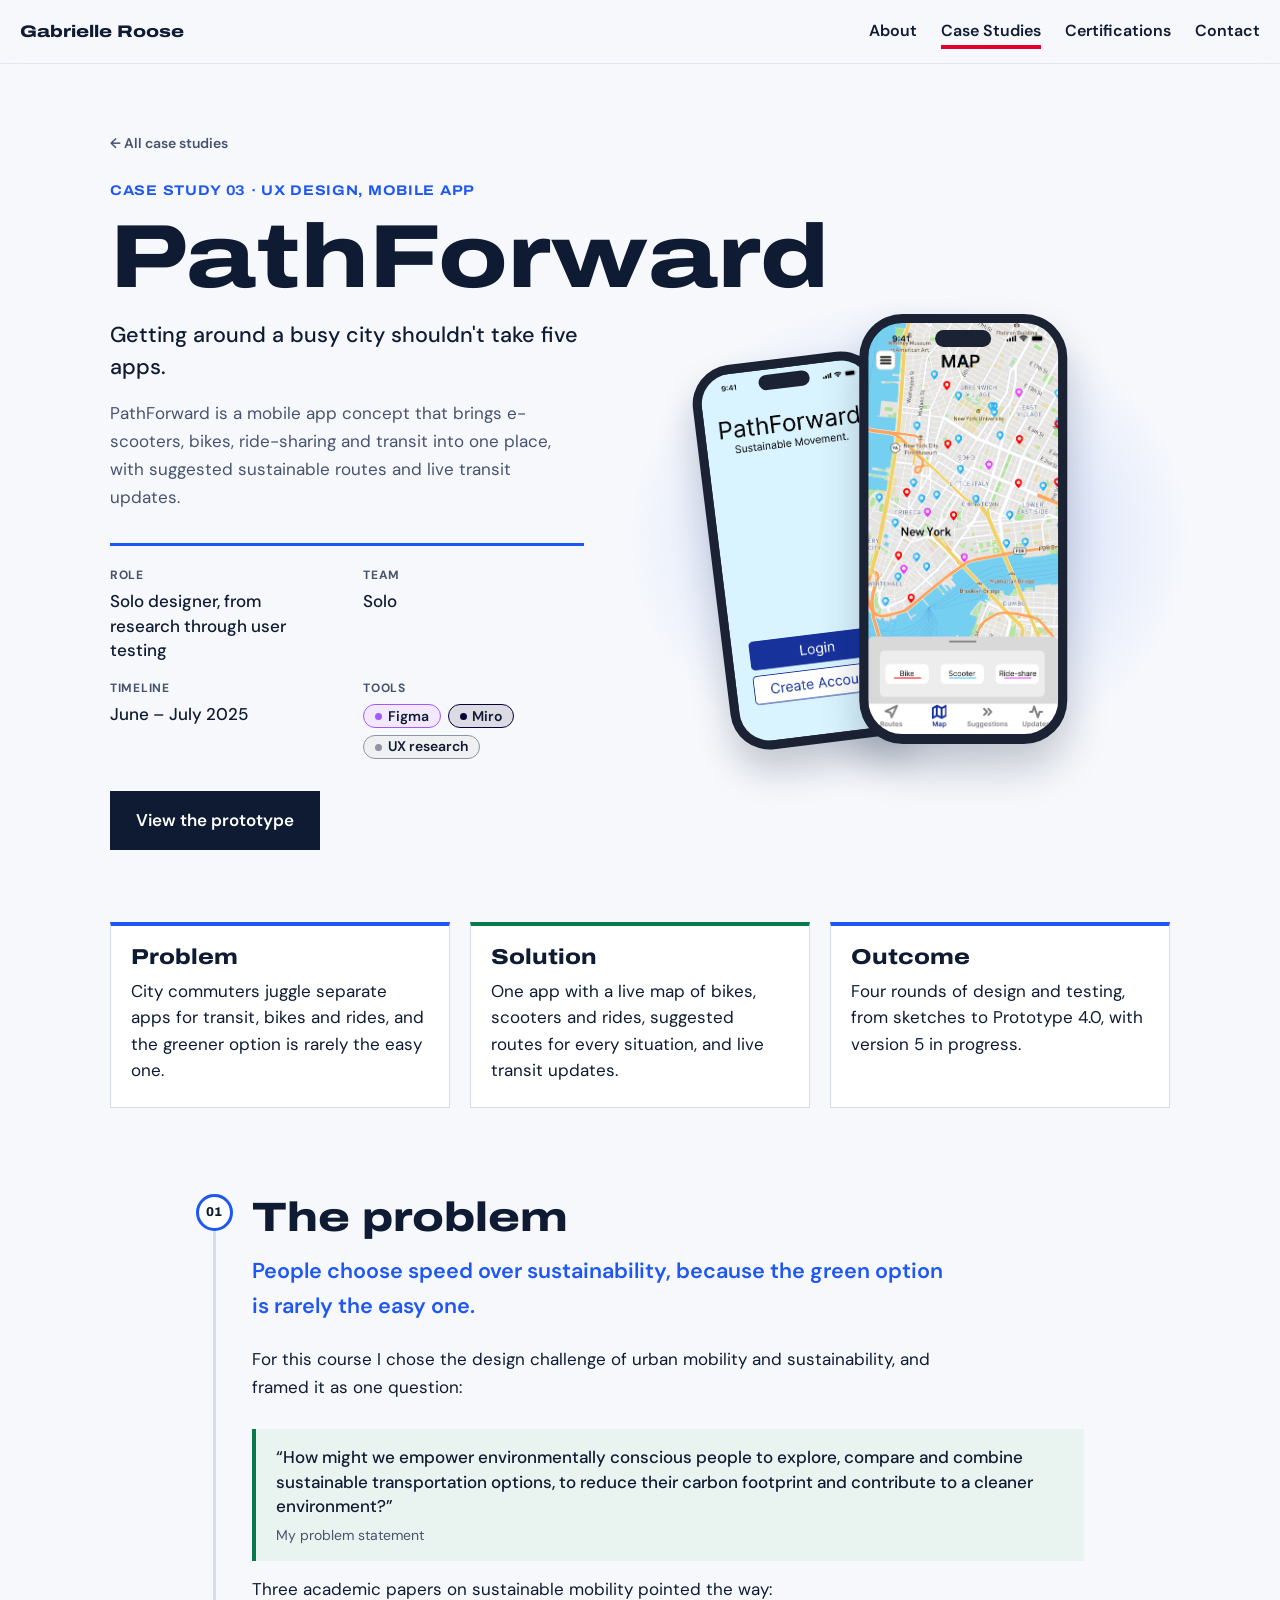
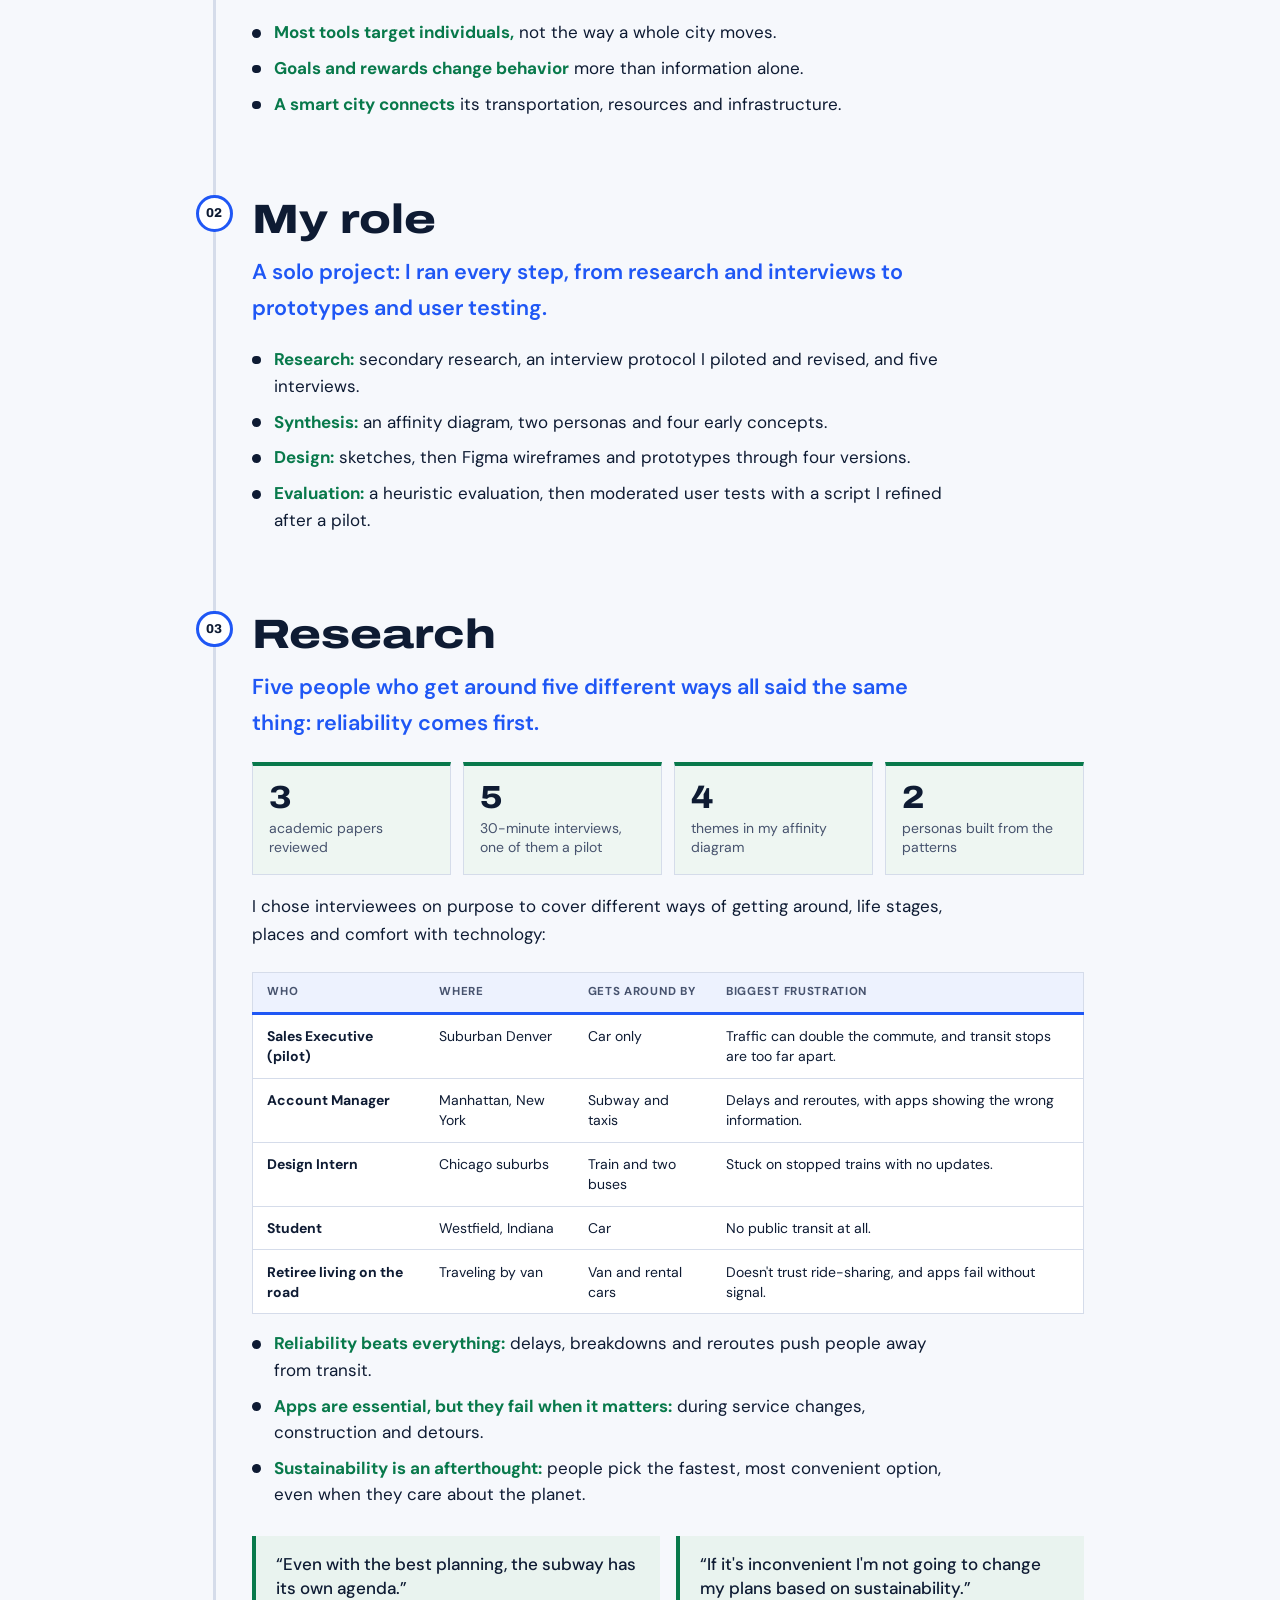
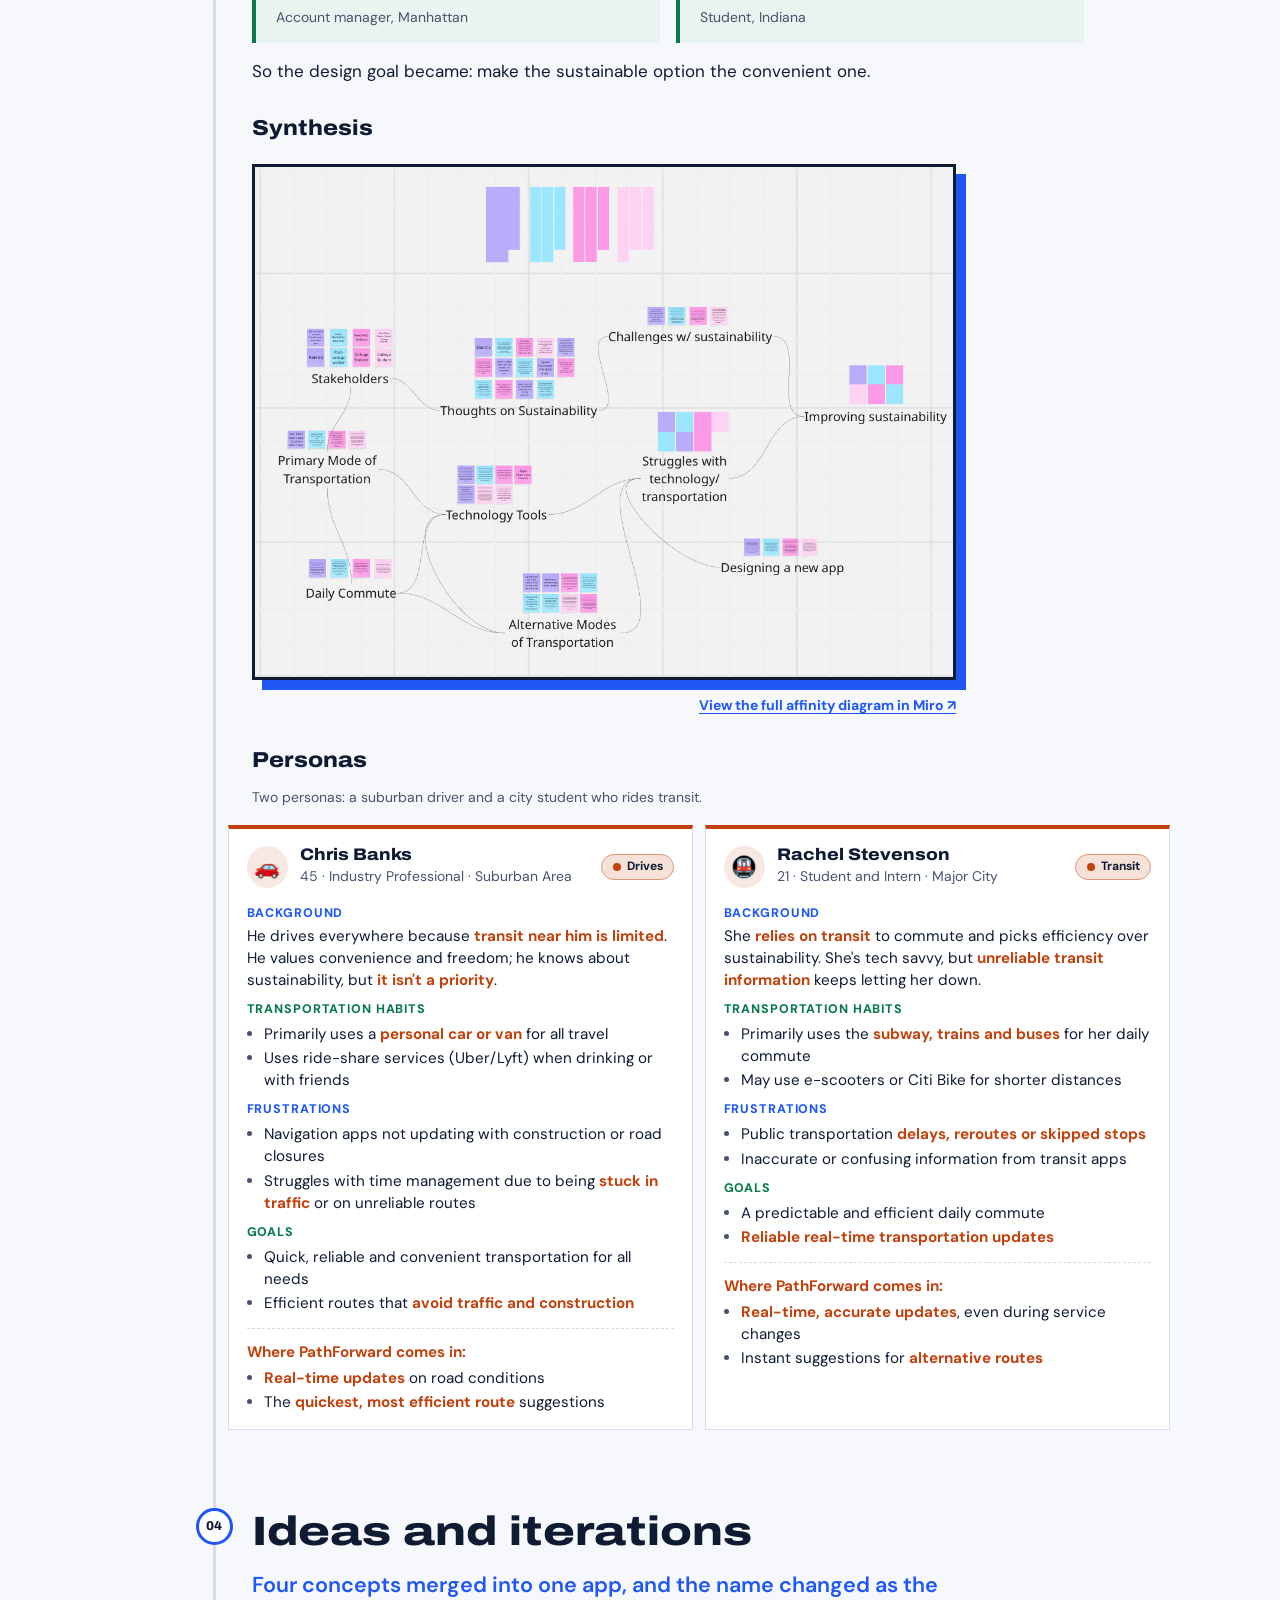
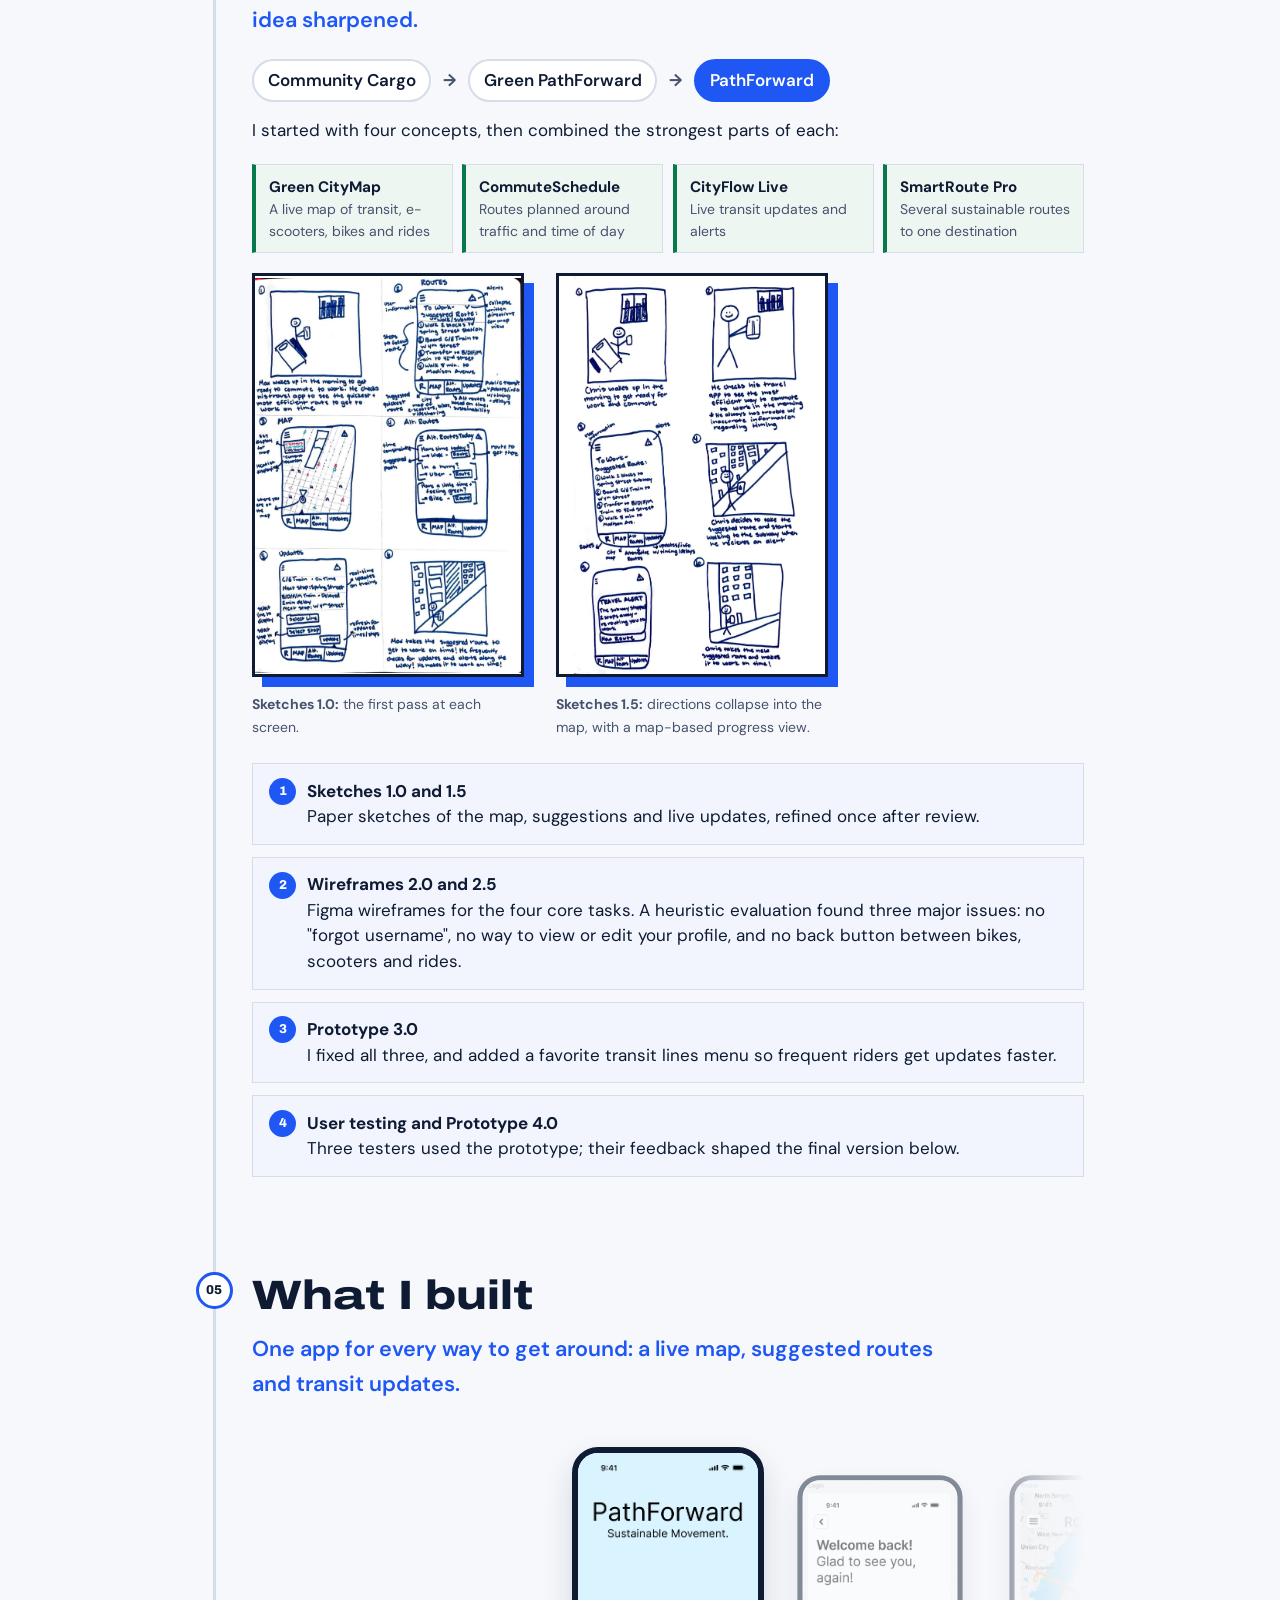
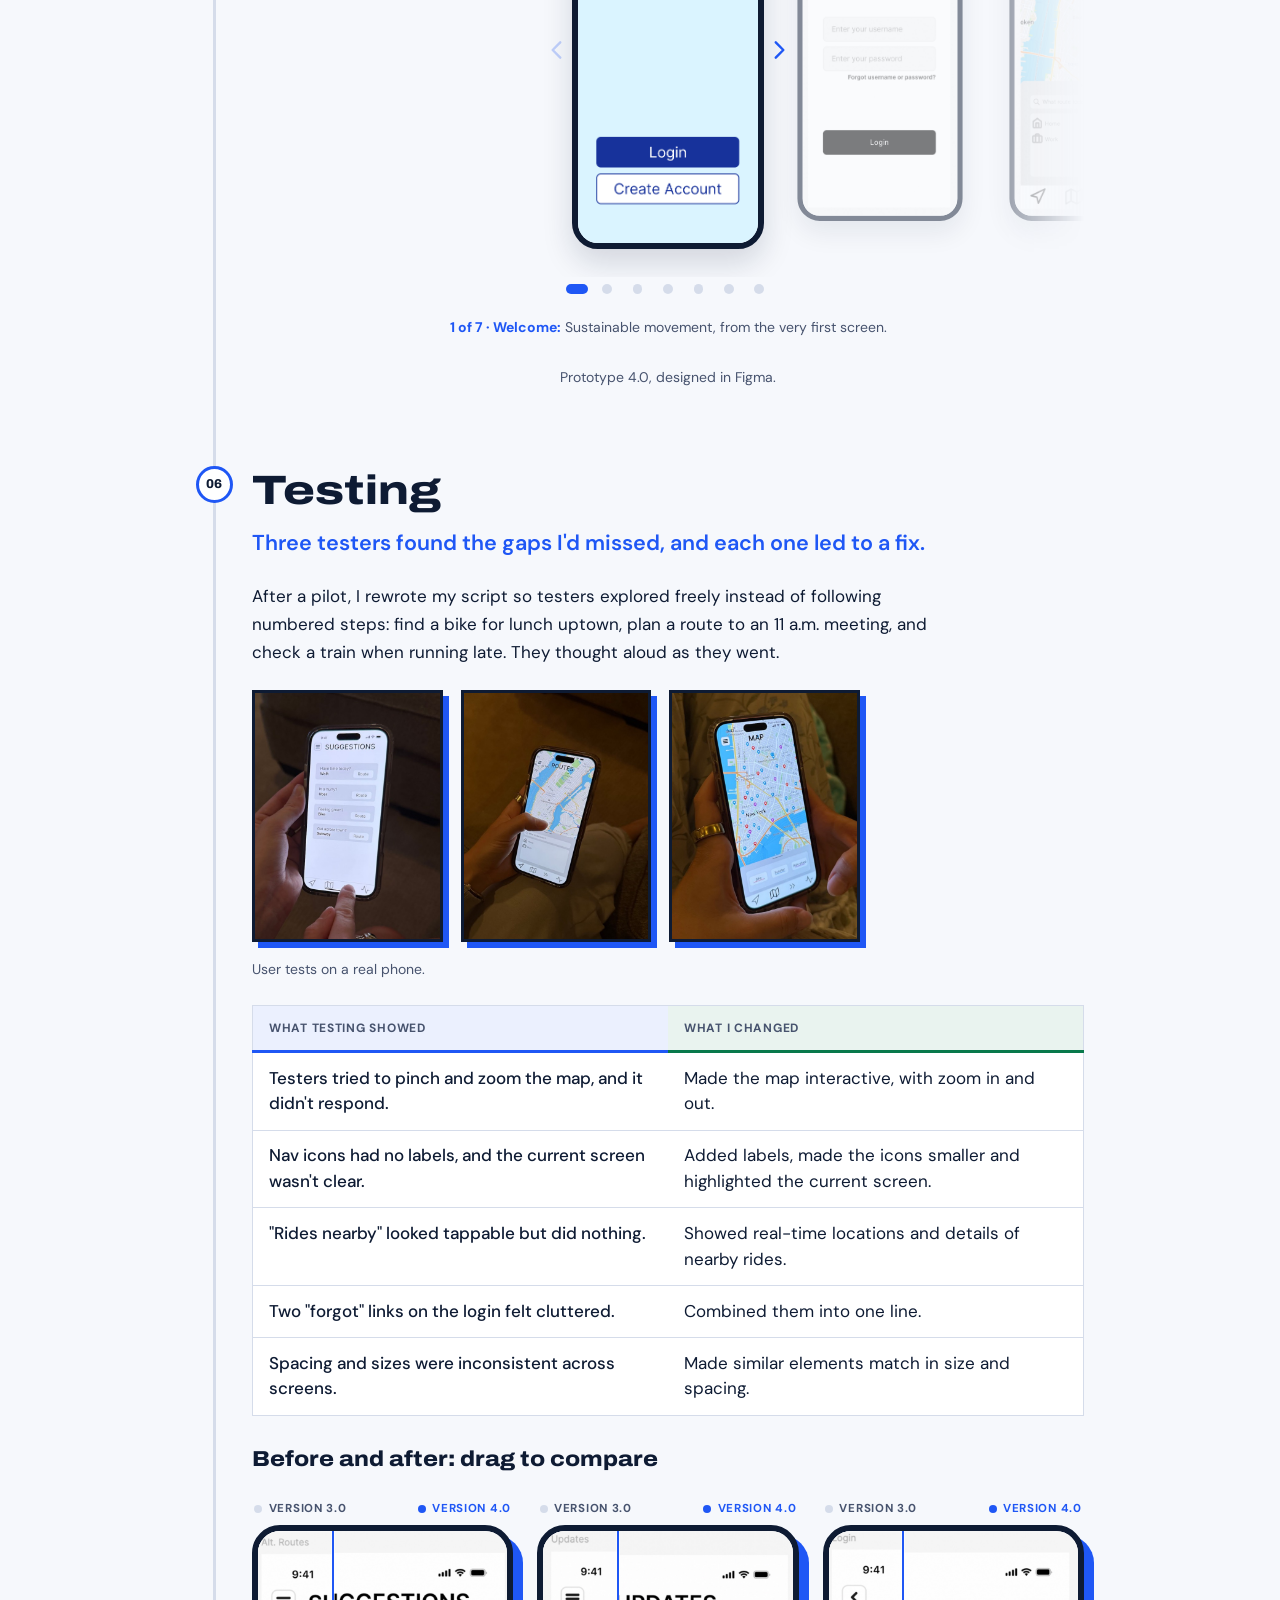
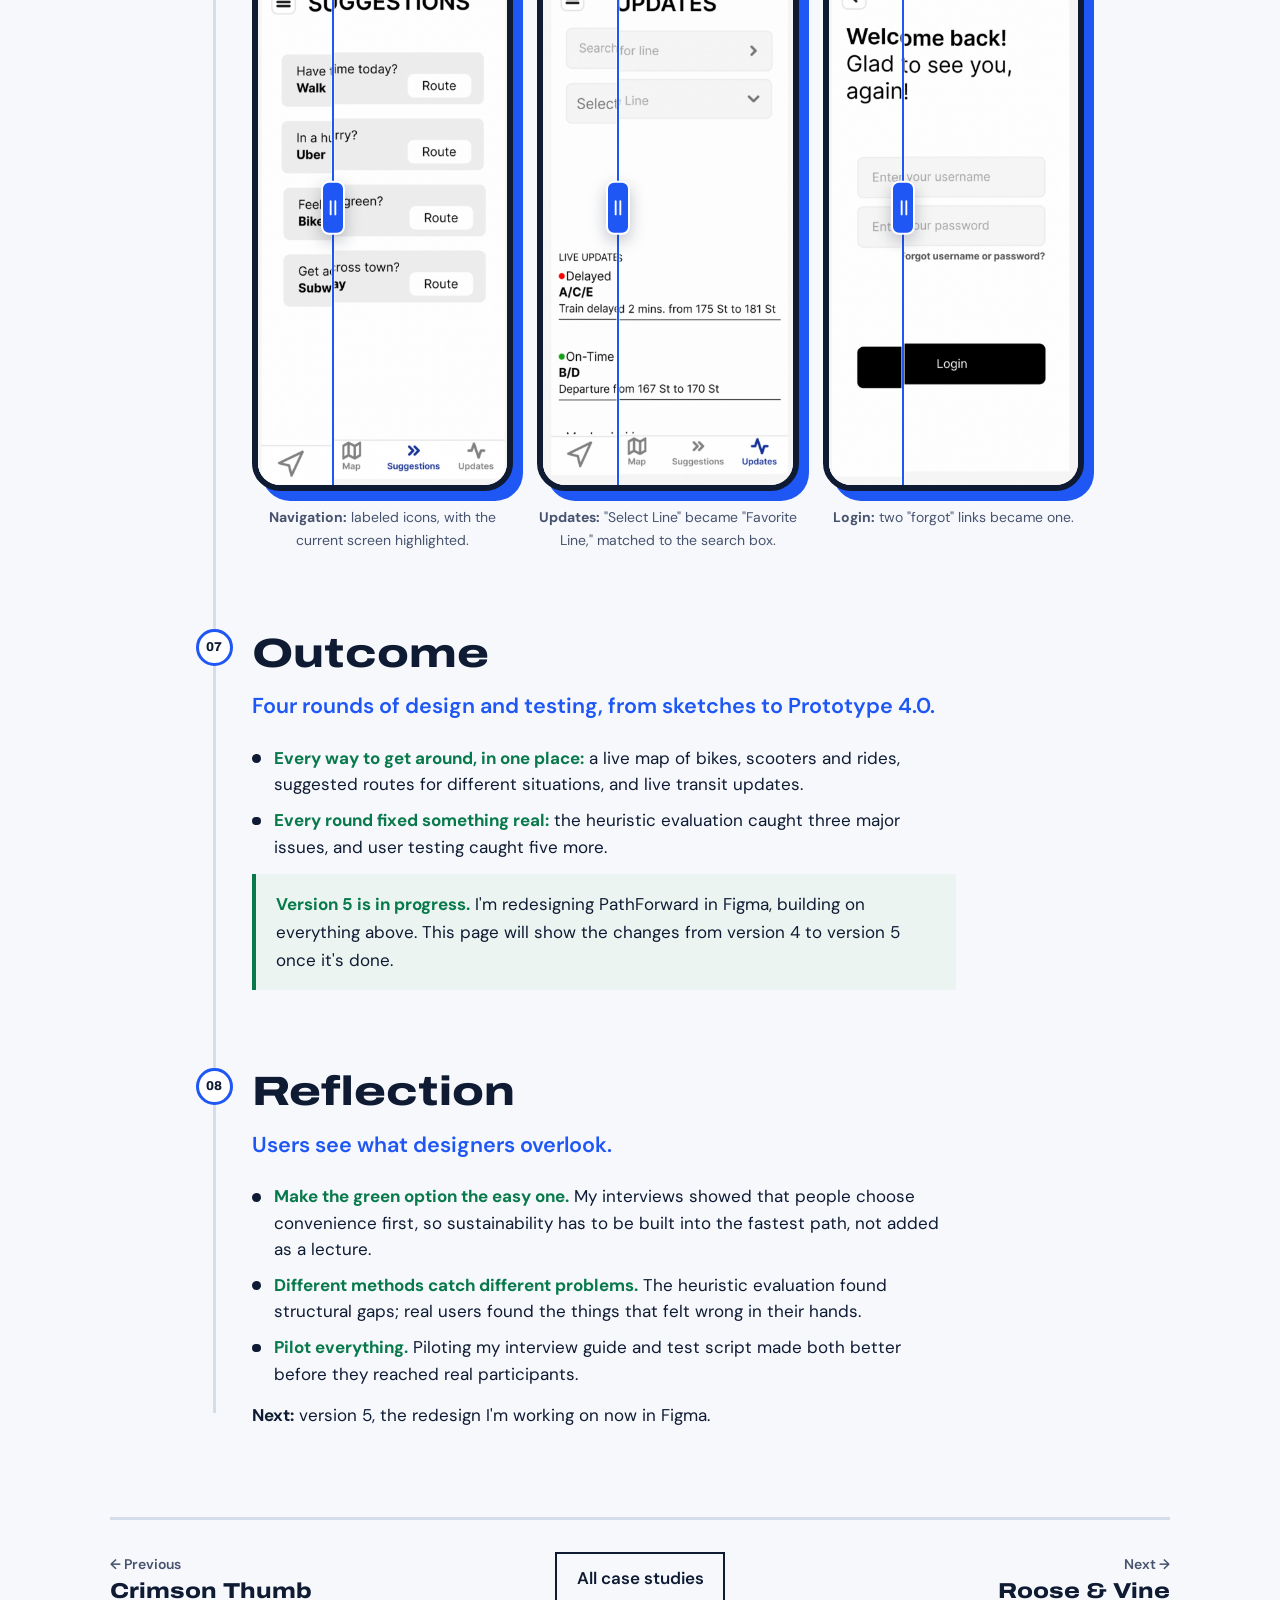
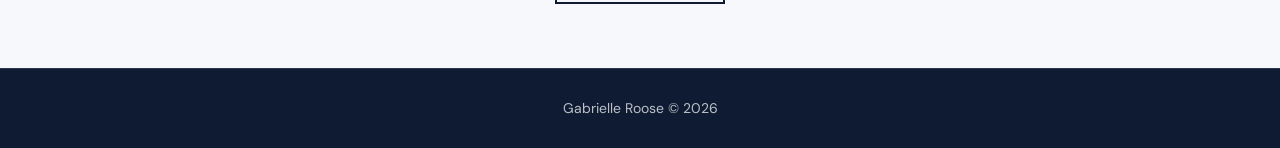
<file: pathforward.html>
<!DOCTYPE html>
<html lang="en">
  <head>
    <meta charset="UTF-8" />
    <meta name="viewport" content="width=device-width, initial-scale=1.0" />
    <title>PathForward case study | Gabrielle Roose</title>
    <link rel="apple-touch-icon" sizes="180x180" href="GRfavicon_io/apple-touch-icon.png" />
    <link rel="icon" type="image/png" sizes="32x32" href="GRfavicon_io/favicon-32x32.png" />
    <link rel="icon" type="image/png" sizes="16x16" href="GRfavicon_io/favicon-16x16.png" />
    <link rel="manifest" href="GRfavicon_io/site.webmanifest" />

    <link rel="preconnect" href="https://fonts.googleapis.com" />
    <link rel="preconnect" href="https://fonts.gstatic.com" crossorigin />
    <link
      href="https://fonts.googleapis.com/css2?family=Archivo:wdth,wght@62..125,100..900&family=DM+Sans:ital,opsz,wght@0,9..40,300..800;1,9..40,300..800&display=swap"
      rel="stylesheet"
    />

    <link rel="stylesheet" href="css/sketch.css" />
    <link rel="stylesheet" href="css/case-study.css" />
  </head>

  <body>
    <a class="skip" href="#story">Skip to the case study</a>

    <header class="topbar">
      <a class="wordmark" href="index.html">Gabrielle Roose</a>
      <nav class="topbar__nav" aria-label="Main">
        <a href="index.html#about">About</a>
        <a href="case-studies.html" aria-current="true">Case Studies</a>
        <a href="index.html#certifications">Certifications</a>
        <a href="index.html#contact">Contact</a>
      </nav>
    </header>

    <main class="case case--blue">
      <div class="case__hero">
        <div>
          <a class="case__back" href="case-studies.html">&larr; All case studies</a>
          <p class="case__eyebrow">Case study 03 · UX design, mobile app</p>
          <h1 class="case__title">PathForward</h1>
          <p class="case__lede">Getting around a busy city shouldn't take five apps.</p>
          <p class="case__summary">PathForward is a mobile app concept that brings e-scooters, bikes, ride-sharing and transit into one place, with suggested sustainable routes and live transit updates.</p>
          <dl class="facts">
          <div><dt>Role</dt><dd>Solo designer, from research through user testing</dd></div>
          <div><dt>Team</dt><dd>Solo</dd></div>
          <div><dt>Timeline</dt><dd>June – July 2025</dd></div>
          <div><dt>Tools</dt><dd><ul class="chips" aria-label="Tools"><li data-tool="figma">Figma</li><li data-tool="miro">Miro</li><li data-tool="ux">UX research</li></ul></dd></div>
          </dl>
          <div class="case__links">
          <a class="button" href="https://www.figma.com/proto/JKvaRaqd4FURn1zfWpb11D/I300-Wireframe-Prototype?node-id=274-4583&amp;t=d35CytWspDn74UWU-1&amp;scaling=scale-down&amp;content-scaling=fixed&amp;page-id=0%3A1&amp;starting-point-node-id=274%3A4583&amp;show-proto-sidebar=1" target="_blank" rel="noopener">View the prototype</a>
          </div>
        </div>
        <div class="case__device">
          <div class="phones">
            <div class="phone phone--back">
              <img src="images/PathForward-login.png" alt="PathForward welcome screen with the tagline Sustainable Movement and Login and Create Account buttons" />
            </div>
            <div class="phone phone--front">
              <img src="images/PathForward-map.png" alt="PathForward map of lower Manhattan with bike, scooter and ride-share pins and a filter for each" />
            </div>
          </div>
        </div>
      </div>

      <!-- AT A GLANCE: the part recruiters read first -->
      <div class="glance" aria-label="At a glance">
        <div class="glance__card">
          <h2><a href="#problem">Problem</a></h2>
          <p>City commuters juggle separate apps for transit, bikes and rides, and the greener option is rarely the easy one.</p>
        </div>
        <div class="glance__card">
          <h2><a href="#built">Solution</a></h2>
          <p>One app with a live map of bikes, scooters and rides, suggested routes for every situation, and live transit updates.</p>
        </div>
        <div class="glance__card">
          <h2><a href="#outcome">Outcome</a></h2>
          <p>Four rounds of design and testing, from sketches to Prototype 4.0, with version 5 in progress.</p>
        </div>
      </div>

      <div class="steps" id="story">
        <section class="step" id="problem">
          <h2>The problem</h2>
          <p class="step__lede">People choose speed over sustainability, because the green option is rarely the easy one.</p>
          <p>For this course I chose the design challenge of urban mobility and sustainability, and
          framed it as one question:</p>
          <div class="quotes">
            <blockquote>
              <p>“How might we empower environmentally conscious people to explore, compare and combine sustainable transportation options, to reduce their carbon footprint and contribute to a cleaner environment?”</p>
              <cite>My problem statement</cite>
            </blockquote>
          </div>
          <p>Three academic papers on sustainable mobility pointed the way:</p>
          <ul class="step__list">
            <li><strong>Most tools target individuals,</strong> not the way a whole city moves.</li>
            <li><strong>Goals and rewards change behavior</strong> more than information alone.</li>
            <li><strong>A smart city connects</strong> its transportation, resources and infrastructure.</li>
          </ul>
        </section>
        <section class="step">
          <h2>My role</h2>
          <p class="step__lede">A solo project: I ran every step, from research and interviews to prototypes and user testing.</p>
          <ul class="step__list">
            <li><strong>Research:</strong> secondary research, an interview protocol I piloted and
            revised, and five interviews.</li>
            <li><strong>Synthesis:</strong> an affinity diagram, two personas and four early concepts.</li>
            <li><strong>Design:</strong> sketches, then Figma wireframes and prototypes through four versions.</li>
            <li><strong>Evaluation:</strong> a heuristic evaluation, then moderated user tests with a
            script I refined after a pilot.</li>
          </ul>
        </section>
        <section class="step">
          <h2>Research</h2>
          <p class="step__lede">Five people who get around five different ways all said the same thing: reliability comes first.</p>
          <dl class="stats">
            <div><dt>academic papers reviewed</dt><dd>3</dd></div>
            <div><dt>30-minute interviews, one of them a pilot</dt><dd>5</dd></div>
            <div><dt>themes in my affinity diagram</dt><dd>4</dd></div>
            <div><dt>personas built from the patterns</dt><dd>2</dd></div>
          </dl>
          <p>I chose interviewees on purpose to cover different ways of getting around, life stages, places and comfort with technology:</p>
          <table class="people">
            <caption class="sr-only">Interview participants, described by role and place</caption>
            <thead>
              <tr><th scope="col">Who</th><th scope="col">Where</th><th scope="col">Gets around by</th><th scope="col">Biggest frustration</th></tr>
            </thead>
            <tbody>
              <tr><th scope="row">Sales Executive (pilot)</th><td data-label="Where">Suburban Denver</td><td data-label="Gets around by">Car only</td><td data-label="Biggest frustration">Traffic can double the commute, and transit stops are too far apart.</td></tr>
              <tr><th scope="row">Account Manager</th><td data-label="Where">Manhattan, New York</td><td data-label="Gets around by">Subway and taxis</td><td data-label="Biggest frustration">Delays and reroutes, with apps showing the wrong information.</td></tr>
              <tr><th scope="row">Design Intern</th><td data-label="Where">Chicago suburbs</td><td data-label="Gets around by">Train and two buses</td><td data-label="Biggest frustration">Stuck on stopped trains with no updates.</td></tr>
              <tr><th scope="row">Student</th><td data-label="Where">Westfield, Indiana</td><td data-label="Gets around by">Car</td><td data-label="Biggest frustration">No public transit at all.</td></tr>
              <tr><th scope="row">Retiree living on the road</th><td data-label="Where">Traveling by van</td><td data-label="Gets around by">Van and rental cars</td><td data-label="Biggest frustration">Doesn't trust ride-sharing, and apps fail without signal.</td></tr>
            </tbody>
          </table>
          <ul class="step__list">
            <li><strong>Reliability beats everything:</strong> delays, breakdowns and reroutes push
            people away from transit.</li>
            <li><strong>Apps are essential, but they fail when it matters:</strong> during service
            changes, construction and detours.</li>
            <li><strong>Sustainability is an afterthought:</strong> people pick the fastest,
            most convenient option, even when they care about the planet.</li>
          </ul>
          <div class="quotes">
            <blockquote>
              <p>“Even with the best planning, the subway has its own agenda.”</p>
              <cite>Account manager, Manhattan</cite>
            </blockquote>
            <blockquote>
              <p>“If it's inconvenient I'm not going to change my plans based on sustainability.”</p>
              <cite>Student, Indiana</cite>
            </blockquote>
          </div>
          <p>So the design goal became: make the sustainable option the convenient one.</p>

          <h3>Synthesis</h3>
          <figure class="step__figure step__figure--medium step__figure--framed">
            <a href="images/pathforward/affinity-diagram.jpg" target="_blank" rel="noopener"><img class="step__shot" src="images/pathforward/affinity-diagram.jpg" loading="lazy" width="1179" height="861" alt="Affinity diagram in Miro, grouping interview notes into four themes: modes of transportation, technology tools used, challenges with sustainability and transportation, and thoughts on improving sustainability." /></a>
          </figure>
          <p class="step__more step__more--right"><a href="https://miro.com/app/board/uXjVJe4rk68=/?share_link_id=103154097222" target="_blank" rel="noopener">View the full affinity diagram in Miro<span class="sr-only"> (opens in a new tab)</span> <span aria-hidden="true">↗</span></a></p>
          <h3>Personas</h3>
          <p class="step__meta">Two personas: a suburban driver and a city student who rides transit.</p>
          <ul class="personas personas--wide">
            <li class="persona">
              <div class="persona__head">
                <span class="persona__icon" aria-hidden="true">🚗</span>
                <div><h4>Chris Banks</h4><p>45 · Industry Professional · Suburban Area</p></div>
                <span class="persona__hobby">Drives</span>
              </div>
              <dl>
                <div><dt>Background</dt><dd>He drives everywhere because <strong>transit near him is limited</strong>. He values convenience and freedom; he knows about sustainability, but <strong>it isn't a priority</strong>.</dd></div>
                <div><dt>Transportation habits</dt><dd><ul><li>Primarily uses a <strong>personal car or van</strong> for all travel</li><li>Uses ride-share services (Uber/Lyft) when drinking or with friends</li></ul></dd></div>
                <div><dt>Frustrations</dt><dd><ul><li>Navigation apps not updating with construction or road closures</li><li>Struggles with time management due to being <strong>stuck in traffic</strong> or on unreliable routes</li></ul></dd></div>
                <div><dt>Goals</dt><dd><ul><li>Quick, reliable and convenient transportation for all needs</li><li>Efficient routes that <strong>avoid traffic and construction</strong></li></ul></dd></div>
              </dl>
              <div class="persona__help"><strong>Where PathForward comes in:</strong> <ul><li><strong>Real-time updates</strong> on road conditions</li><li>The <strong>quickest, most efficient route</strong> suggestions</li></ul></div>
            </li>
            <li class="persona">
              <div class="persona__head">
                <span class="persona__icon" aria-hidden="true">🚇</span>
                <div><h4>Rachel Stevenson</h4><p>21 · Student and Intern · Major City</p></div>
                <span class="persona__hobby">Transit</span>
              </div>
              <dl>
                <div><dt>Background</dt><dd>She <strong>relies on transit</strong> to commute and picks efficiency over sustainability. She's tech savvy, but <strong>unreliable transit information</strong> keeps letting her down.</dd></div>
                <div><dt>Transportation habits</dt><dd><ul><li>Primarily uses the <strong>subway, trains and buses</strong> for her daily commute</li><li>May use e-scooters or Citi Bike for shorter distances</li></ul></dd></div>
                <div><dt>Frustrations</dt><dd><ul><li>Public transportation <strong>delays, reroutes or skipped stops</strong></li><li>Inaccurate or confusing information from transit apps</li></ul></dd></div>
                <div><dt>Goals</dt><dd><ul><li>A predictable and efficient daily commute</li><li><strong>Reliable real-time transportation updates</strong></li></ul></dd></div>
              </dl>
              <div class="persona__help"><strong>Where PathForward comes in:</strong> <ul><li><strong>Real-time, accurate updates</strong>, even during service changes</li><li>Instant suggestions for <strong>alternative routes</strong></li></ul></div>
            </li>
          </ul>
        </section>
        <section class="step">
          <h2>Ideas and iterations</h2>
          <p class="step__lede">Four concepts merged into one app, and the name changed as the idea sharpened.</p>
          <ul class="name-path" aria-label="How the project's name changed">
            <li><span>Community Cargo</span></li>
            <li><span>Green PathForward</span></li>
            <li><span>PathForward</span></li>
          </ul>
          <p>I started with four concepts, then combined the strongest parts of each:</p>
          <ul class="team" aria-label="Early concepts">
            <li><strong>Green CityMap</strong><span>A live map of transit, e-scooters, bikes and rides</span></li>
            <li><strong>CommuteSchedule</strong><span>Routes planned around traffic and time of day</span></li>
            <li><strong>CityFlow Live</strong><span>Live transit updates and alerts</span></li>
            <li><strong>SmartRoute Pro</strong><span>Several sustainable routes to one destination</span></li>
          </ul>
          <div class="duo duo--sketches">
            <figure class="step__figure">
              <a href="images/pathforward/sketches-1-0.jpg" target="_blank" rel="noopener"><img class="step__shot" src="images/pathforward/sketches-1-0.jpg" loading="lazy" width="1380" height="2048" alt="Sketches 1.0: hand-drawn phone screens for the map, suggested routes and live updates." /></a>
              <figcaption><strong>Sketches 1.0:</strong> the first pass at each screen.</figcaption>
            </figure>
            <figure class="step__figure">
              <a href="images/pathforward/sketches-1-5.jpg" target="_blank" rel="noopener"><img class="step__shot" src="images/pathforward/sketches-1-5.jpg" loading="lazy" width="1215" height="2048" alt="Sketches 1.5: refined phone screens, with directions that collapse into the map and a map-based progress view." /></a>
              <figcaption><strong>Sketches 1.5:</strong> directions collapse into the map, with a map-based progress view.</figcaption>
            </figure>
          </div>
          <ol class="rounds">
            <li><strong>Sketches 1.0 and 1.5</strong> Paper sketches of the map, suggestions and live
            updates, refined once after review.</li>
            <li><strong>Wireframes 2.0 and 2.5</strong> Figma wireframes for the four core tasks. A
            heuristic evaluation found three major issues: no "forgot username", no way to view or edit
            your profile, and no back button between bikes, scooters and rides.</li>
            <li><strong>Prototype 3.0</strong> I fixed all three, and added a favorite transit lines
            menu so frequent riders get updates faster.</li>
            <li><strong>User testing and Prototype 4.0</strong> Three testers used the prototype;
            their feedback shaped the final version below.</li>
          </ol>
        </section>
        <section class="step" id="built">
          <h2>What I built</h2>
          <p class="step__lede">One app for every way to get around: a live map, suggested routes and transit updates.</p>
          <figure class="step__figure carousel" data-carousel aria-roledescription="carousel" aria-label="PathForward Prototype 4.0 screens">
            <div class="carousel__stage">
              <button class="carousel__button carousel__button--prev" type="button" data-prev aria-label="Previous screen"><svg viewBox="0 0 24 24" width="26" height="26" fill="none" stroke="currentColor" stroke-width="2.25" stroke-linecap="round" stroke-linejoin="round" aria-hidden="true"><path d="m15 5-7 7 7 7" /></svg></button>
            <div class="carousel__track" tabindex="0" aria-label="Prototype 4.0 screens. Use the left and right arrow keys to move between screens.">
              <div class="carousel__slide" role="group" aria-roledescription="slide" aria-label="1 of 7: Welcome" data-title="Welcome" data-caption="Sustainable movement, from the very first screen.">
                <img src="images/PathForward-login.png" loading="lazy" width="786" height="1704" alt="PathForward welcome screen with the tagline Sustainable Movement and Login and Create Account buttons." />
              </div>
              <div class="carousel__slide" role="group" aria-roledescription="slide" aria-label="2 of 7: Log in" data-title="Log in" data-caption="One clean line for a forgotten username or password.">
                <img src="images/pathforward/v4-login.jpg" loading="lazy" width="786" height="1704" alt="Login screen with username and password fields and one Forgot username or password link." />
              </div>
              <div class="carousel__slide" role="group" aria-roledescription="slide" aria-label="3 of 7: Routes" data-title="Routes" data-caption="Search where you're going, with Home and Work saved.">
                <img src="images/pathforward/v4-routes.jpg" loading="lazy" width="786" height="1704" alt="Routes screen with a map of New York and a search box with saved Home and Work places." />
              </div>
              <div class="carousel__slide" role="group" aria-roledescription="slide" aria-label="4 of 7: Map" data-title="Map" data-caption="Every bike, scooter and ride nearby, on a map you can zoom.">
                <img src="images/PathForward-map.png" loading="lazy" width="786" height="1704" alt="Map of lower Manhattan with bike, scooter and ride-share pins and a filter for each." />
              </div>
              <div class="carousel__slide" role="group" aria-roledescription="slide" aria-label="5 of 7: Suggestions" data-title="Suggestions" data-caption="Routes for your situation: time to spare, in a hurry, or feeling green.">
                <img src="images/pathforward/v4-suggestions.jpg" loading="lazy" width="786" height="1704" alt="Suggestions screen: Have time today? Walk. In a hurry? Uber. Feeling green? Bike. Get across town? Subway. Each with a Route button." />
              </div>
              <div class="carousel__slide" role="group" aria-roledescription="slide" aria-label="6 of 7: Updates" data-title="Updates" data-caption="Live status for the lines you ride, with your favorites saved.">
                <img src="images/pathforward/v4-updates.jpg" loading="lazy" width="786" height="1704" alt="Updates screen with a line search, a Favorite Line menu and live updates showing the A/C/E delayed and the B/D on time." />
              </div>
              <div class="carousel__slide" role="group" aria-roledescription="slide" aria-label="7 of 7: Ride-share" data-title="Ride-share" data-caption="Real-time locations of rides nearby.">
                <img src="images/pathforward/v4-ride-share.jpg" loading="lazy" width="786" height="1704" alt="Ride-share screen with a map of New York and a Rides nearby button." />
              </div>
            </div>
              <button class="carousel__button carousel__button--next" type="button" data-next aria-label="Next screen"><svg viewBox="0 0 24 24" width="26" height="26" fill="none" stroke="currentColor" stroke-width="2.25" stroke-linecap="round" stroke-linejoin="round" aria-hidden="true"><path d="m9 5 7 7-7 7" /></svg></button>
            </div>
            <div class="carousel__controls">
              <div class="carousel__dots" role="group" aria-label="Choose a screen"></div>
            </div>
            <figcaption class="carousel__status" aria-live="polite">
              <strong>1 of 7 · Welcome:</strong> Sustainable movement, from the very first screen.
            </figcaption>
            <p class="carousel__credit">Prototype 4.0, designed in Figma.</p>
          </figure>
        </section>
        <section class="step">
          <h2>Testing</h2>
          <p class="step__lede">Three testers found the gaps I'd missed, and each one led to a fix.</p>
          <p>After a pilot, I rewrote my script so testers explored freely instead of following
          numbered steps: find a bike for lunch uptown, plan a route to an 11 a.m. meeting, and check
          a train when running late. They thought aloud as they went.</p>
          <figure class="step__figure">
            <ul class="gallery gallery--trio gallery--small">
              <li><img src="images/pathforward/user-test-1.jpg" loading="lazy" width="600" height="800" alt="A tester holding a phone and tapping through the PathForward prototype." /></li>
              <li><img src="images/pathforward/user-test-2.jpg" loading="lazy" width="600" height="800" alt="A tester using the PathForward map on a phone." /></li>
              <li><img src="images/pathforward/user-test-3.jpg" loading="lazy" width="600" height="800" alt="A tester exploring the PathForward map on a phone." /></li>
            </ul>
            <figcaption>User tests on a real phone.</figcaption>
          </figure>
          <table class="findings">
            <caption class="sr-only">What testing showed, and what I changed</caption>
            <thead>
              <tr><th scope="col">What testing showed</th><th scope="col">What I changed</th></tr>
            </thead>
            <tbody>
              <tr><th scope="row">Testers tried to pinch and zoom the map, and it didn't respond.</th><td>Made the map interactive, with zoom in and out.</td></tr>
              <tr><th scope="row">Nav icons had no labels, and the current screen wasn't clear.</th><td>Added labels, made the icons smaller and highlighted the current screen.</td></tr>
              <tr><th scope="row">"Rides nearby" looked tappable but did nothing.</th><td>Showed real-time locations and details of nearby rides.</td></tr>
              <tr><th scope="row">Two "forgot" links on the login felt cluttered.</th><td>Combined them into one line.</td></tr>
              <tr><th scope="row">Spacing and sizes were inconsistent across screens.</th><td>Made similar elements match in size and spacing.</td></tr>
            </tbody>
          </table>
          <h3>Before and after: drag to compare</h3>
          <div class="compares">
            <figure class="compare-figure">
              <div class="compare__labels" aria-hidden="true"><span>Version 3.0</span><span>Version 4.0</span></div>
              <div class="compare" data-compare style="--pos: 50%; --ratio: 786 / 1704">
                <img class="compare__img" src="images/pathforward/v4-suggestions.jpg" loading="lazy" width="786" height="1704" alt="Prototype 4.0 Suggestions screen with labeled navigation icons and the current screen highlighted in blue." />
                <img class="compare__img compare__img--before" src="images/pathforward/v3-suggestions.jpg" loading="lazy" width="786" height="1704" alt="Prototype 3.0 Suggestions screen with large, unlabeled navigation icons." />
                <span class="compare__handle" aria-hidden="true"></span>
                <input class="compare__range" type="range" min="0" max="100" value="50" aria-label="Drag to compare the Suggestions screen in Prototype 3.0 and 4.0" />
              </div>
              <figcaption><strong>Navigation:</strong> labeled icons, with the current screen highlighted.</figcaption>
            </figure>
            <figure class="compare-figure">
              <div class="compare__labels" aria-hidden="true"><span>Version 3.0</span><span>Version 4.0</span></div>
              <div class="compare" data-compare style="--pos: 50%; --ratio: 786 / 1704">
                <img class="compare__img" src="images/pathforward/v4-updates.jpg" loading="lazy" width="786" height="1704" alt="Prototype 4.0 Updates screen with a Favorite Line menu styled like the search box." />
                <img class="compare__img compare__img--before" src="images/pathforward/v3-updates.jpg" loading="lazy" width="786" height="1704" alt="Prototype 3.0 Updates screen with a small Select Line menu." />
                <span class="compare__handle" aria-hidden="true"></span>
                <input class="compare__range" type="range" min="0" max="100" value="50" aria-label="Drag to compare the Updates screen in Prototype 3.0 and 4.0" />
              </div>
              <figcaption><strong>Updates:</strong> "Select Line" became "Favorite Line," matched to the search box.</figcaption>
            </figure>
            <figure class="compare-figure">
              <div class="compare__labels" aria-hidden="true"><span>Version 3.0</span><span>Version 4.0</span></div>
              <div class="compare" data-compare style="--pos: 50%; --ratio: 786 / 1704">
                <img class="compare__img" src="images/pathforward/v4-login.jpg" loading="lazy" width="786" height="1704" alt="Prototype 4.0 login screen with one Forgot username or password link." />
                <img class="compare__img compare__img--before" src="images/pathforward/v3-login.jpg" loading="lazy" width="786" height="1704" alt="Prototype 3.0 login screen with separate Forgot username and Forgot password links." />
                <span class="compare__handle" aria-hidden="true"></span>
                <input class="compare__range" type="range" min="0" max="100" value="50" aria-label="Drag to compare the login screen in Prototype 3.0 and 4.0" />
              </div>
              <figcaption><strong>Login:</strong> two "forgot" links became one.</figcaption>
            </figure>
          </div>
        </section>
        <section class="step" id="outcome">
          <h2>Outcome</h2>
          <p class="step__lede">Four rounds of design and testing, from sketches to Prototype 4.0.</p>
          <ul class="step__list">
            <li><strong>Every way to get around, in one place:</strong> a live map of bikes, scooters
            and rides, suggested routes for different situations, and live transit updates.</li>
            <li><strong>Every round fixed something real:</strong> the heuristic evaluation caught
            three major issues, and user testing caught five more.</li>
          </ul>
          <p class="callout"><strong>Version 5 is in progress.</strong> I'm redesigning PathForward
          in Figma, building on everything above. This page will show the changes from version 4 to
          version 5 once it's done.</p>
        </section>
        <section class="step">
          <h2>Reflection</h2>
          <p class="step__lede">Users see what designers overlook.</p>
          <ul class="step__list">
            <li><strong>Make the green option the easy one.</strong> My interviews showed that people
            choose convenience first, so sustainability has to be built into the fastest path, not
            added as a lecture.</li>
            <li><strong>Different methods catch different problems.</strong> The heuristic evaluation
            found structural gaps; real users found the things that felt wrong in their hands.</li>
            <li><strong>Pilot everything.</strong> Piloting my interview guide and test script made
            both better before they reached real participants.</li>
          </ul>
          <p><strong>Next:</strong> version 5, the redesign I'm working on now in Figma.</p>
        </section>
      </div>

      <nav class="pager" aria-label="More case studies">
        <a class="pager__link pager__link--prev tone--red" href="crimson-thumb.html">
          <span class="pager__label">&larr; Previous</span>
          <span class="pager__name">Crimson Thumb</span>
        </a>
        <a class="pager__all" href="case-studies.html">All case studies</a>
        <a class="pager__link pager__link--next tone--plum" href="roose-vine.html">
          <span class="pager__label">Next &rarr;</span>
          <span class="pager__name">Roose &amp; Vine</span>
        </a>
      </nav>
    </main>

    <a class="to-top tone--blue" href="#top" aria-label="Back to top">
      <svg width="20" height="20" viewBox="0 0 24 24" fill="none" stroke="currentColor" stroke-width="1.75" stroke-linecap="round" stroke-linejoin="round" aria-hidden="true"><path d="M12 19V5M6 11l6-6 6 6" /></svg>
    </a>

    <footer class="footer">Gabrielle Roose © 2026</footer>

    <script src="js/case-study.js" defer></script>
  </body>
</html>
</file>
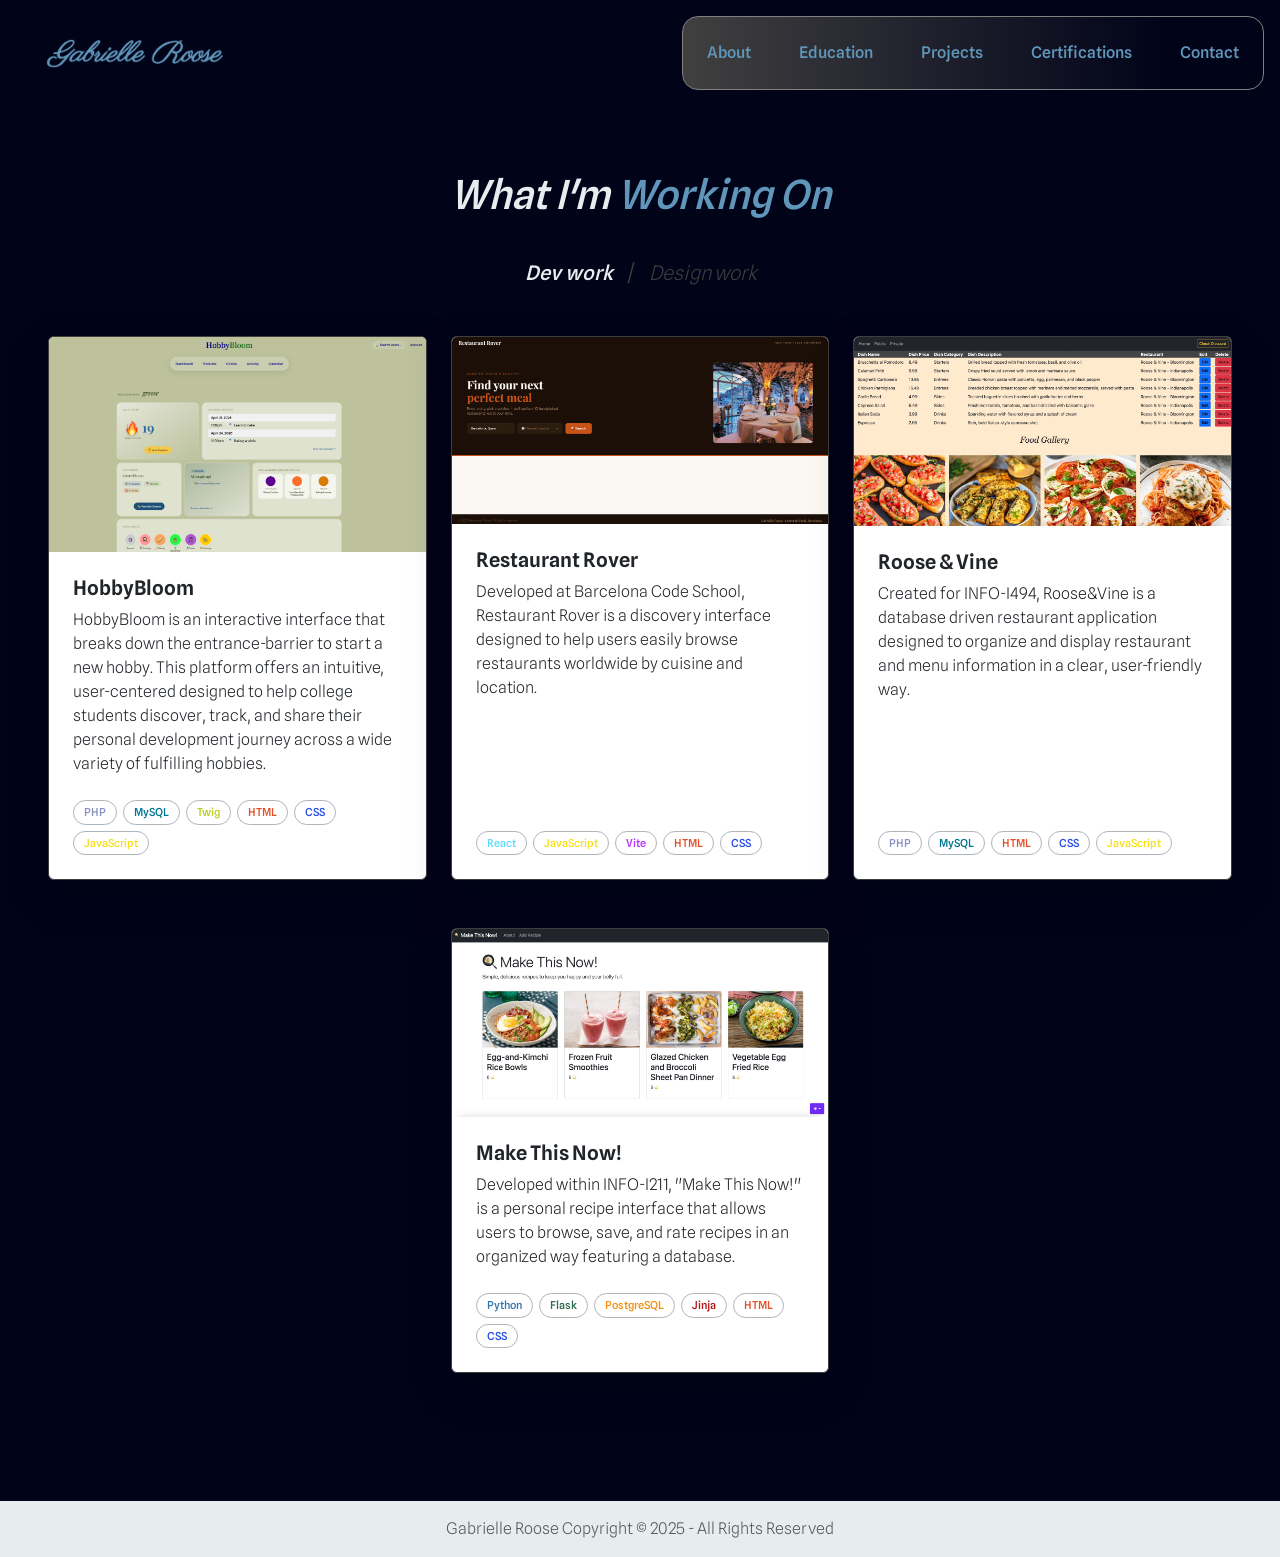
<file: projects.html>
<!DOCTYPE html>
<html lang="en">
  <head>
    <meta charset="UTF-8" />
    <meta name="viewport" content="width=device-width, initial-scale=1.0" />
    <title>Gabrielle Roose/Projects</title>
    <!-- add your own favicon - https://favicon.io/ -->
    <!-- favicon converter: https://favicon.io/favicon-converter/ -->
    <link
      rel="apple-touch-icon"
      sizes="180x180"
      href="GRfavicon_io/apple-touch-icon.png"
    />
    <link
      rel="icon"
      type="image/png"
      sizes="32x32"
      href="GRfavicon_io/favicon-32x32.png"
    />
    <link
      rel="icon"
      type="image/png"
      sizes="16x16"
      href="GRfavicon_io/favicon-16x16.png"
    />
    <link rel="manifest" href="GRfavicon_io/site.webmanifest" />
    <!-- reset default browser stylesheet -->
    <link rel="stylesheet" href="css/modern-normalize.css" />
    <!-- add google font and other resources here -->

    <link rel="preconnect" href="https://fonts.googleapis.com" />
    <link rel="preconnect" href="https://fonts.gstatic.com" crossorigin />
    <link
      href="https://fonts.googleapis.com/css2?family=Spline+Sans:wght@300..700&display=swap"
      rel="stylesheet"
    />

    <!-- Bootstrap -->
    <link
      href="https://cdn.jsdelivr.net/npm/bootstrap@5.3.7/dist/css/bootstrap.min.css"
      rel="stylesheet"
      integrity="sha384-LN+7fdVzj6u52u30Kp6M/trliBMCMKTyK833zpbD+pXdCLuTusPj697FH4R/5mcr"
      crossorigin="anonymous"
    />

    <!-- https://fonts.google.com/icons -->
    <link
      rel="stylesheet"
      href="https://fonts.googleapis.com/css2?family=Material+Symbols+Outlined:opsz,wght,FILL,GRAD@20..48,100..700,0..1,-50..200"
    />

    <!-- custom styles -->
    <link rel="stylesheet" href="css/projects.css" />
    <link rel="stylesheet" href="css/nav.css" />
  </head>

  <body>
    <nav>
      <div class="branding">
        <!-- Logomaker: https://www.squarespace.com/ -->
        <img class="logo" src="images/Gabrielle-Roose-logo.png" alt="logo" />
        <p class="menu-button">
          <span class="material-symbols-outlined">menu</span>
        </p>
      </div>

      <div class="menu">
        <div class="menu-box">
          <a class="menu-item" href="index.html">About</a>
          <a class="menu-item" href="education.html">Education</a>
          <a class="menu-item" href="projects.html">Projects</a>
          <a class="menu-item" href="certifications.html">Certifications</a>
          <a class="menu-item" href="index.html#contact">Contact</a>
        </div>
      </div>
    </nav>

    <main>
      <header>
        <h1>What I'm <span class="header-split">Working On</span></h1>
      </header>

      <div class="work-toggle">
        <button id="btn-dev" class="active" onclick="switchTab('dev')">
          Dev work
        </button>
        <span class="slash">/</span>
        <button id="btn-design" class="inactive" onclick="switchTab('design')">
          Design work
        </button>
      </div>

      <section class="container-fluid my-5 px-5">
        <!-- Card from Bootstrap -->

        <div id="dev-cards" class="row justify-content-center">
          <div class="col-12 col-md-6 col-xl-4 mb-5">
            <a
              href="https://hobbybloom-production.up.railway.app/index.php"
              target="_blank"
              rel="noopener"
            >
              <div class="card w-100 h-100 shadow-lg">
                <img
                  class="card-img-top card-img-hb"
                  src="images/HobbyBloomCover.png"
                  alt="Image of HobbyBloom's Dashboard"
                />
                <div class="card-body p-4">
                  <h5 class="card-title">HobbyBloom</h5>
                  <p class="card-text">
                    HobbyBloom is an interactive interface that breaks down the
                    entrance-barrier to start a new hobby. This platform offers
                    an intuitive, user-centered designed to help college
                    students discover, track, and share their personal
                    development journey across a wide variety of fulfilling
                    hobbies.
                  </p>
                  <div class="card-pills">
                    <span class="pill pill-php">PHP</span>
                    <span class="pill pill-mysql">MySQL</span>
                    <span class="pill pill-twig">Twig</span>
                    <span class="pill pill-html">HTML</span>
                    <span class="pill pill-css">CSS</span>
                    <span class="pill pill-javascript">JavaScript</span>
                  </div>
                </div>
              </div>
            </a>
          </div>

          <div class="col-12 col-md-6 col-xl-4 mb-5">
            <a
              href="http://restaurant-rover.surge.sh/"
              target="_blank"
              rel="noopener"
            >
              <div class="card w-100 h-100 shadow-lg">
                <img
                  class="card-img-top"
                  src="images/restaurantrover.png"
                  alt="Image of 'Restaurant Rover' an online global restaurant finder."
                />
                <div class="card-body p-4">
                  <h5 class="card-title">Restaurant Rover</h5>
                  <p class="card-text">
                    Developed at Barcelona Code School, Restaurant Rover is a
                    discovery interface designed to help users easily browse
                    restaurants worldwide by cuisine and location.
                  </p>
                  <div class="card-pills">
                    <span class="pill pill-react">React</span>
                    <span class="pill pill-javascript">JavaScript</span>
                    <span class="pill pill-vite">Vite</span>
                    <span class="pill pill-html">HTML</span>
                    <span class="pill pill-css">CSS</span>
                  </div>
                </div>
              </div>
            </a>
          </div>

          <div class="col-12 col-md-6 col-xl-4 mb-5">
            <!-- <a href="https://cgi.luddy.indiana.edu/~groose/capstone-individual/home.php" target="_blank" rel="noopener"> -->
            <a
              href="https://roose-vine.up.railway.app"
              target="_blank"
              rel="noopener"
            >
              <div class="card w-100 h-100 shadow-lg">
                <img
                  class="card-img-top"
                  src="images/capstone.jpg"
                  alt="Image of 'Roose & Vine' an online restaurant database."
                />
                <div class="card-body p-4">
                  <h5 class="card-title">Roose & Vine</h5>
                  <p class="card-text">
                    Created for INFO-I494, Roose&Vine is a database driven
                    restaurant application designed to organize and display
                    restaurant and menu information in a clear, user-friendly
                    way.
                  </p>
                  <div class="card-pills">
                    <span class="pill pill-php">PHP</span>
                    <span class="pill pill-mysql">MySQL</span>
                    <span class="pill pill-html">HTML</span>
                    <span class="pill pill-css">CSS</span>
                    <span class="pill pill-javascript">JavaScript</span>
                  </div>
                </div>
              </div>
            </a>
          </div>

          <div class="col-12 col-md-6 col-xl-4 mb-5">

            <!-- href="https://cgi.luddy.indiana.edu/~groose/i211fa25/groose-recipe-app/" -->
            <a
              href="https://make-this-now.up.railway.app/"
              target="_blank"
              rel="noopener"
            >

          
              <div class="card w-100 h-100 shadow-lg">
                <div class="card-image-wrapper">
                  <img
                    class="card-img-top"
                    src="images/211.jpg"
                    alt="Image of 'Make This Now!' a personal recipe website. "
                  />
                  <!-- <div class="card-overlay">
                    <span class="material-symbols-outlined">construction</span>
                    <span>Project under construction</span>
                  </div> -->
                  <div class="card-body p-4">
                    <h5 class="card-title">Make This Now!</h5>
                    <p class="card-text">
                      Developed within INFO-I211, "Make This Now!" is a personal
                      recipe interface that allows users to browse, save, and
                      rate recipes in an organized way featuring a database.
                    </p>
                    <div class="card-pills">
                      <span class="pill pill-python">Python</span>
                      <span class="pill pill-flask">Flask</span>
                      <span class="pill pill-sql">PostgreSQL</span>
                      <span class="pill pill-jinja">Jinja</span>
                      <span class="pill pill-html">HTML</span>
                      <span class="pill pill-css">CSS</span>
                    </div>
                  </div>
                </div>
              </div>
            </a>
          </div>
        </div>

        <div id="design-cards" class="row justify-content-center hidden">
          <div class="col-12 col-md-6 col-xl-4 mb-5">
            <a
              href="https://www.figma.com/proto/JKvaRaqd4FURn1zfWpb11D/I300-Wireframe-Prototype?node-id=274-4583&t=d35CytWspDn74UWU-1&scaling=scale-down&content-scaling=fixed&page-id=0%3A1&starting-point-node-id=274%3A4583&show-proto-sidebar=1" target="_blank" rel="noopener"
            >
              <div class="card w-100 h-100 shadow-lg">
                <img
                  class="card-img-top"
                  src="images/PathForward.png"
                  alt="PathForward UX prototype"
                />
                <div class="card-body p-4">
                  <h5 class="card-title">PathForward</h5>
                  <p class="card-text">
                    A solo UX design project from INFO-I300 — a mobile app concept helping individuals navigate busy cities through e-scooters, bikes, and ride-sharing, paired with suggested sustainable routes and live transit updates. Went through a full round of user testing with 4 participants, iterating from version 3.0 to 4.0 based on real findings.
                  </p>
                  <div class="card-pills">
                    <span class="pill pill-figma">Figma</span>
                    <span class="pill pill-ux">UX Research</span>
                  </div>
                </div>
              </div>
            </a>
          </div>

          <div class="col-12 col-md-6 col-xl-4 mb-5">

            <a href="https://zion.luddy.indiana.edu/info-i300-fa24/sustainability-crimson-thumb#project" target="_blank"
            rel="noopener">


            <div class="card w-100 h-100 shadow-lg">
              <img
                class="card-img-top"
                src="images/CrimsonThumbZion.png"
                alt="Crimson Thumb UX prototype"
              />
              <div class="card-body p-4">
                <h5 class="card-title">Crimson Thumb</h5>
                <p class="card-text">
                  A team UX design project from INFO-I300 — an AI-assisted
                  recycling incentive system spanning a kiosk interface and
                  companion mobile app. Built with a team of four, incorporating
                  user research and iterative testing.
                </p>
                <div class="card-pills">
                  <span class="pill pill-figma">Figma</span>
                  <span class="pill pill-ux">UX Research</span>
                </div>
              </div>
            </div>
          </div>
        </div>
      </section>
    </main>

    <footer class="footer mt-auto py-3">
      <div class="container">
        <span class="text-muted">
          Gabrielle Roose Copyright © 2025 - All Rights Reserved</span
        >
      </div>
    </footer>

    <!-- JavaScript from 1360 Project 3 Fall 2025 -->
    <script>
      // once the dropdown is toggled, add the class 'show' to each menu item to reveal it
      // if clicked again, toggle this effect by removing the 'show' class
      function toggleDropdown() {
        document
          .querySelectorAll(".menu-item")
          .forEach((item) => item.classList.toggle("show"));
      }
      // On the element with the class menu-button, wait for it to be clicked, then toggle the dropdown
      document
        .querySelector(".menu-button")
        .addEventListener("click", toggleDropdown);

      function switchTab(tab) {
        const devCards = document.getElementById("dev-cards");
        const designCards = document.getElementById("design-cards");
        const btnDev = document.getElementById("btn-dev");
        const btnDesign = document.getElementById("btn-design");
        if (tab === "dev") {
          devCards.classList.remove("hidden");
          designCards.classList.add("hidden");
          btnDev.className = "active";
          btnDesign.className = "inactive";
        } else {
          devCards.classList.add("hidden");
          designCards.classList.remove("hidden");
          btnDev.className = "inactive";
          btnDesign.className = "active";
        }
      }
    </script>
  </body>
</html>
</file>
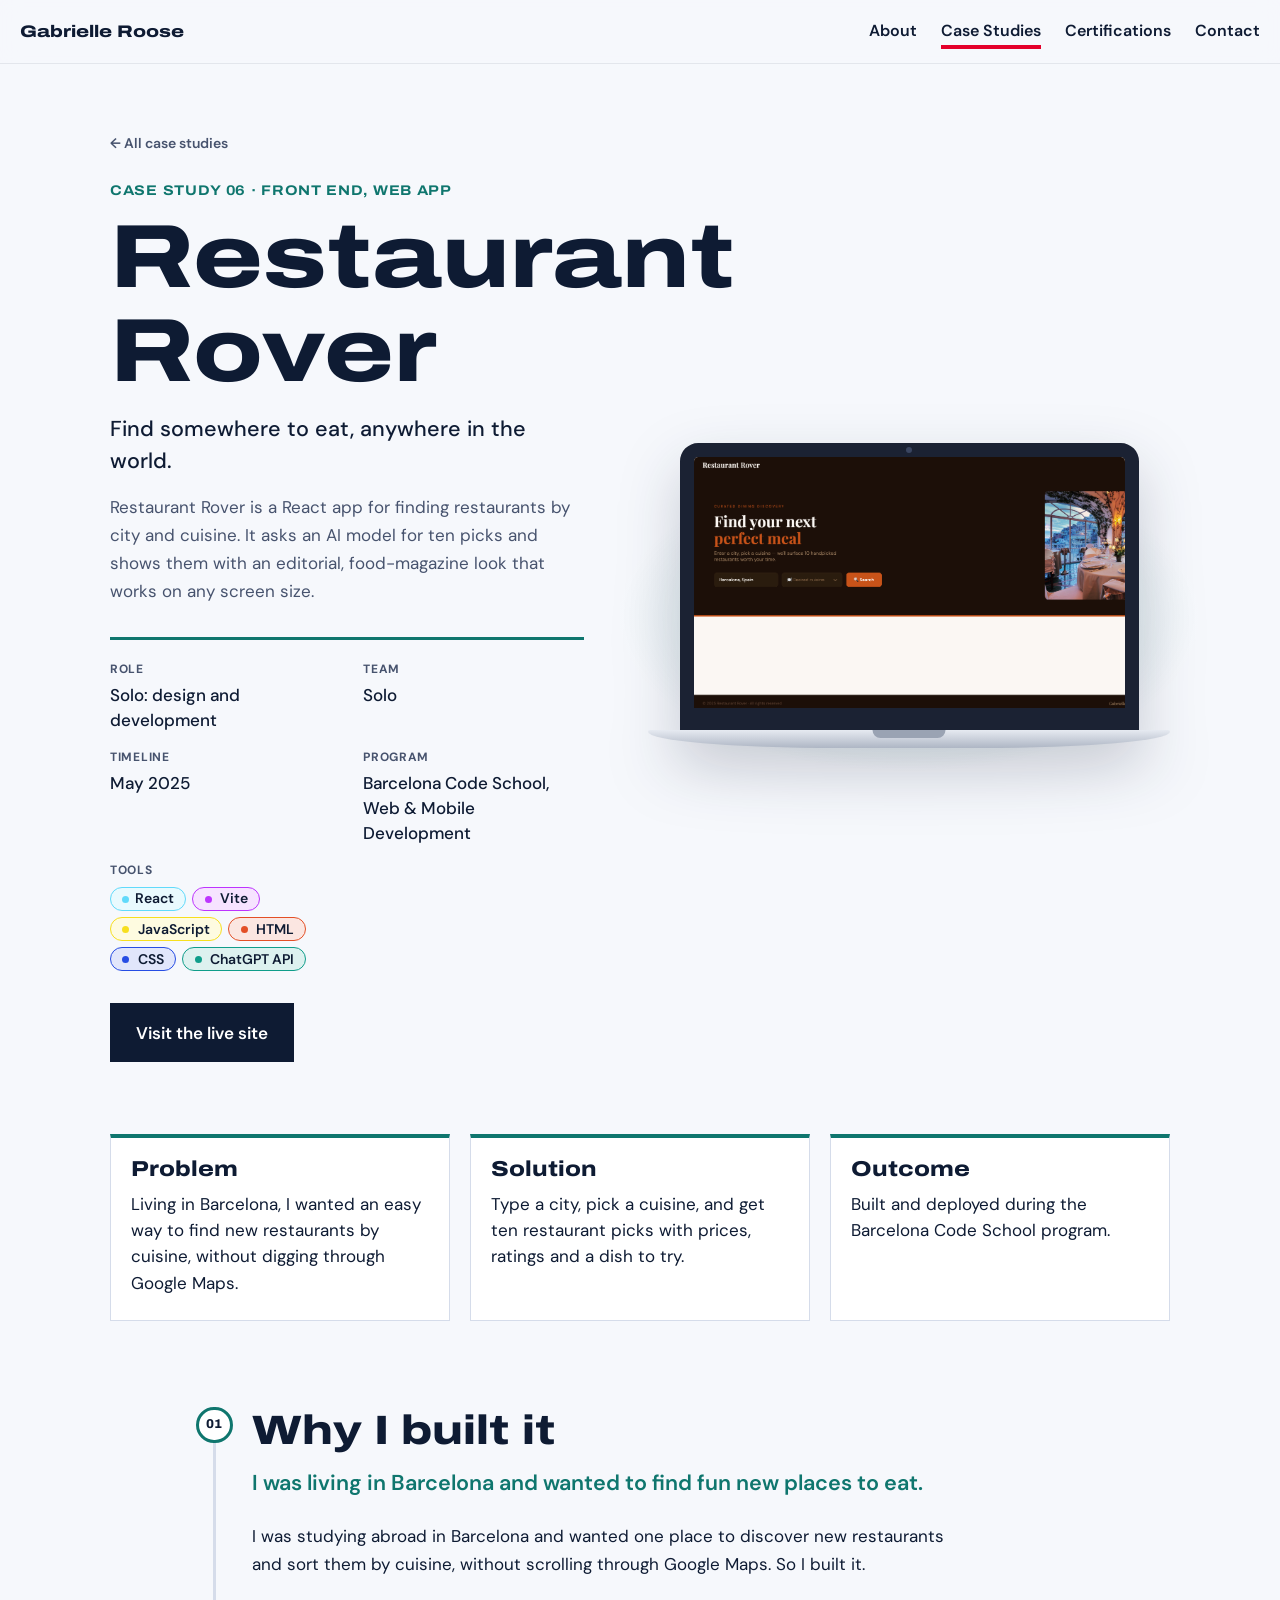
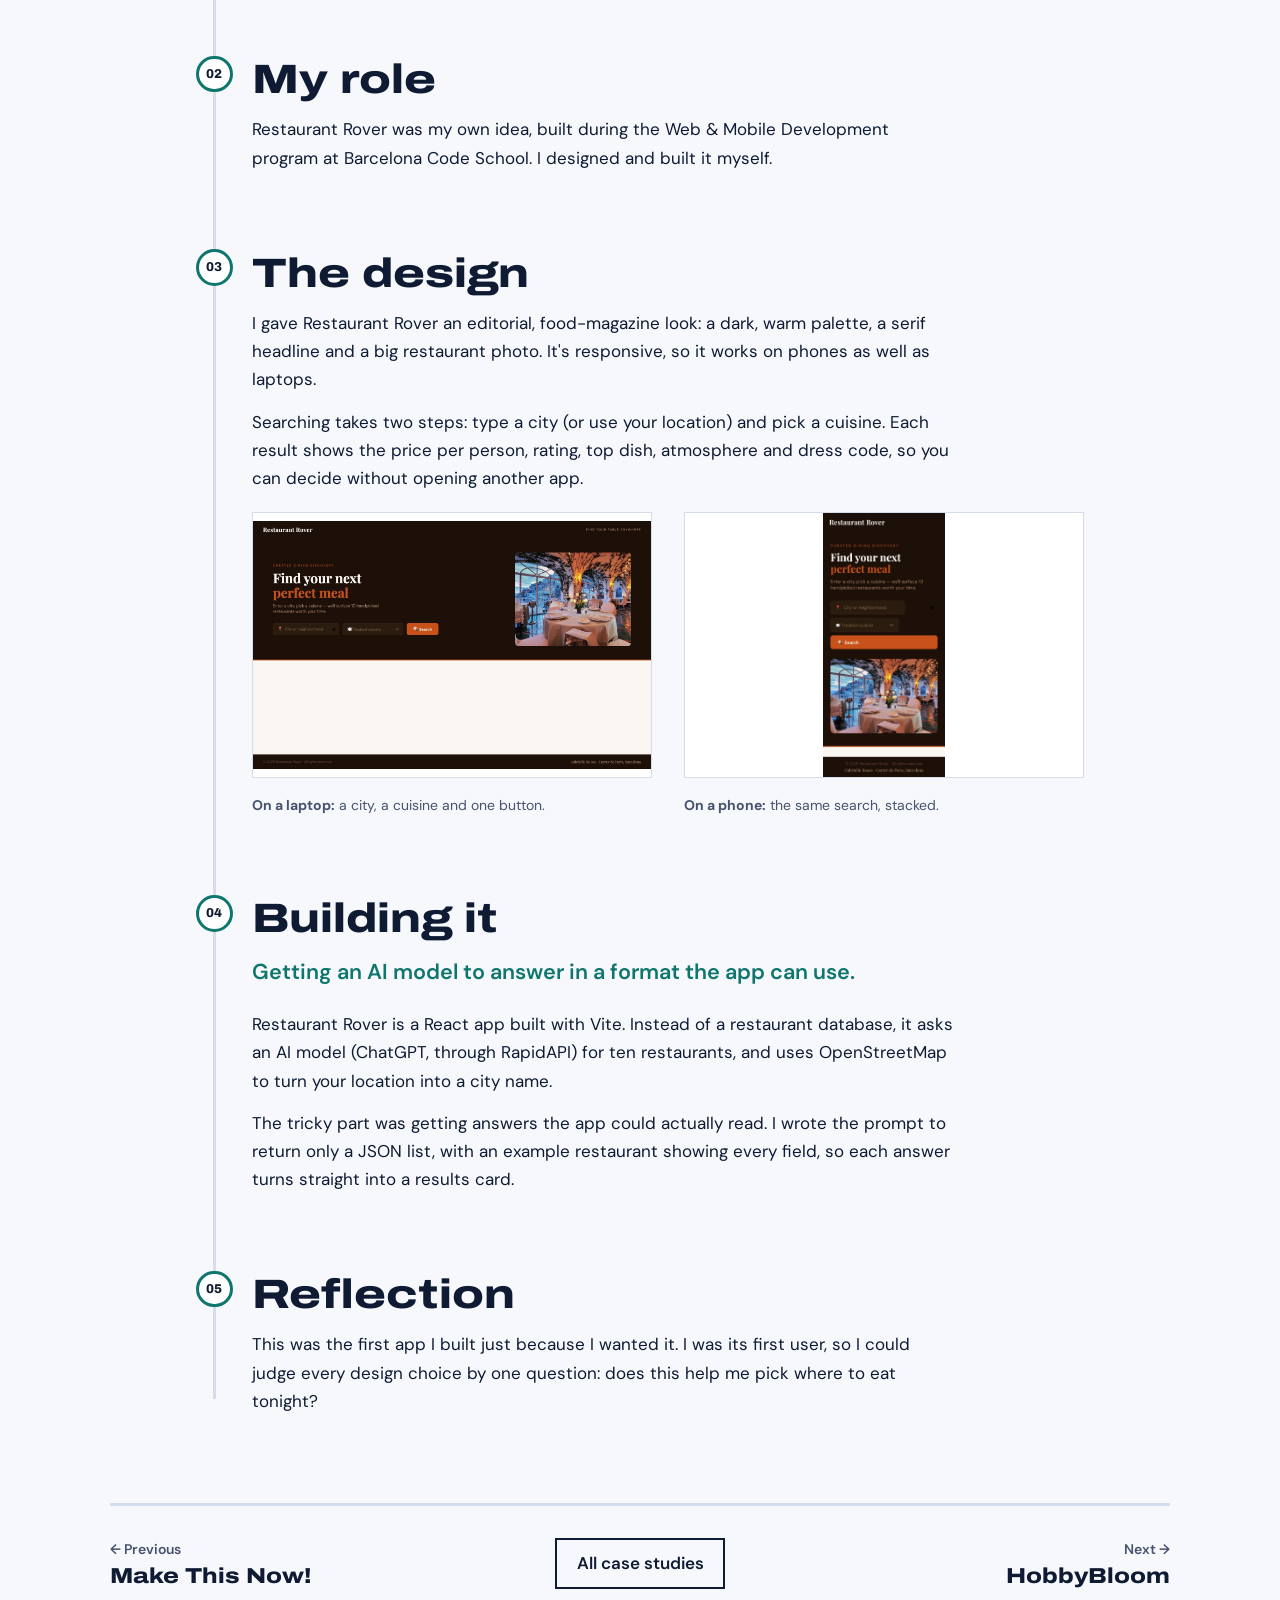
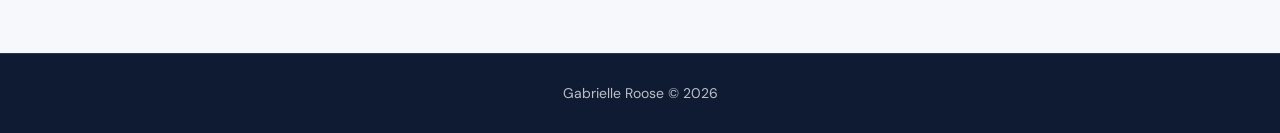
<file: restaurant-rover.html>
<!DOCTYPE html>
<html lang="en">
  <head>
    <meta charset="UTF-8" />
    <meta name="viewport" content="width=device-width, initial-scale=1.0" />
    <title>Restaurant Rover case study | Gabrielle Roose</title>
    <link rel="apple-touch-icon" sizes="180x180" href="GRfavicon_io/apple-touch-icon.png" />
    <link rel="icon" type="image/png" sizes="32x32" href="GRfavicon_io/favicon-32x32.png" />
    <link rel="icon" type="image/png" sizes="16x16" href="GRfavicon_io/favicon-16x16.png" />
    <link rel="manifest" href="GRfavicon_io/site.webmanifest" />

    <link rel="preconnect" href="https://fonts.googleapis.com" />
    <link rel="preconnect" href="https://fonts.gstatic.com" crossorigin />
    <link
      href="https://fonts.googleapis.com/css2?family=Archivo:wdth,wght@62..125,100..900&family=DM+Sans:ital,opsz,wght@0,9..40,300..800;1,9..40,300..800&display=swap"
      rel="stylesheet"
    />

    <link rel="stylesheet" href="css/sketch.css" />
    <link rel="stylesheet" href="css/case-study.css" />
  </head>

  <body>
    <a class="skip" href="#story">Skip to the case study</a>

    <header class="topbar">
      <a class="wordmark" href="index.html">Gabrielle Roose</a>
      <nav class="topbar__nav" aria-label="Main">
        <a href="index.html#about">About</a>
        <a href="case-studies.html" aria-current="true">Case Studies</a>
        <a href="index.html#certifications">Certifications</a>
        <a href="index.html#contact">Contact</a>
      </nav>
    </header>

    <main class="case case--teal">
      <div class="case__hero">
        <div>
          <a class="case__back" href="case-studies.html">&larr; All case studies</a>
          <p class="case__eyebrow">Case study 06 · Front end, web app</p>
          <h1 class="case__title">Restaurant Rover</h1>
          <p class="case__lede">Find somewhere to eat, anywhere in the world.</p>
          <p class="case__summary">Restaurant Rover is a React app for finding restaurants by city and cuisine. It asks an AI model for ten picks and shows them with an editorial, food-magazine look that works on any screen size.</p>
          <dl class="facts">
          <div><dt>Role</dt><dd>Solo: design and development</dd></div>
          <div><dt>Team</dt><dd>Solo</dd></div>
          <div><dt>Timeline</dt><dd>May 2025</dd></div>
          <div><dt>Program</dt><dd>Barcelona Code School, Web &amp; Mobile Development</dd></div>
          <div><dt>Tools</dt><dd><ul class="chips" aria-label="Tools"><li data-tool="react">React</li><li data-tool="vite"> Vite</li><li data-tool="javascript"> JavaScript</li><li data-tool="html"> HTML</li><li data-tool="css"> CSS</li><li data-tool="api"> ChatGPT API</li></ul></dd></div>
          </dl>
          <div class="case__links">
          <a class="button" href="http://restaurant-rover.surge.sh/" target="_blank" rel="noopener">Visit the live site</a>
          </div>
        </div>
        <div class="case__device">
          <div class="laptop">
            <div class="chapter__media">
              <img src="images/restaurantrover.png" alt="Restaurant Rover, an online global restaurant finder" />
            </div>
            <div class="laptop__base" aria-hidden="true"></div>
          </div>
        </div>
      </div>

      <!-- AT A GLANCE: the part recruiters read first -->
      <div class="glance" aria-label="At a glance">
        <div class="glance__card">
          <h2>Problem</h2>
          <p>Living in Barcelona, I wanted an easy way to find new restaurants by cuisine, without digging through Google Maps.</p>
        </div>
        <div class="glance__card">
          <h2>Solution</h2>
          <p>Type a city, pick a cuisine, and get ten restaurant picks with prices, ratings and a dish to try.</p>
        </div>
        <div class="glance__card">
          <h2>Outcome</h2>
          <p>Built and deployed during the Barcelona Code School program.</p>
        </div>
      </div>

      <div class="steps" id="story">
        <section class="step">
          <h2>Why I built it</h2>
          <p class="step__lede">I was living in Barcelona and wanted to find fun new places to eat.</p>
          <p>I was studying abroad in Barcelona and wanted one place to discover new restaurants
          and sort them by cuisine, without scrolling through Google Maps. So I built it.</p>
        </section>
        <section class="step">
          <h2>My role</h2>
          <p>Restaurant Rover was my own idea, built during the Web &amp; Mobile Development
          program at Barcelona Code School. I designed and built it myself.</p>
        </section>
        <section class="step">
          <h2>The design</h2>
          <p>I gave Restaurant Rover an editorial, food-magazine look: a dark, warm palette, a
          serif headline and a big restaurant photo. It's responsive, so it works on phones as
          well as laptops.</p>
          <p>Searching takes two steps: type a city (or use your location) and pick a cuisine.
          Each result shows the price per person, rating, top dish, atmosphere and dress code,
          so you can decide without opening another app.</p>
          <div class="duo duo--even">
            <figure class="step__figure">
              <a href="images/restaurant-rover/search.jpg"><img class="step__shot" src="images/restaurant-rover/search.jpg" loading="lazy" width="1440" height="900" alt="Restaurant Rover on a laptop: the headline Find your next perfect meal, a city field, a cuisine menu and a Search button beside a restaurant photo." /></a>
              <figcaption><strong>On a laptop:</strong> a city, a cuisine and one button.</figcaption>
            </figure>
            <figure class="step__figure">
              <a href="images/restaurant-rover/phone.jpg"><img class="step__shot" src="images/restaurant-rover/phone.jpg" loading="lazy" width="553" height="1200" alt="Restaurant Rover on a phone, with the search fields stacked under the headline." /></a>
              <figcaption><strong>On a phone:</strong> the same search, stacked.</figcaption>
            </figure>
          </div>
        </section>
        <section class="step">
          <h2>Building it</h2>
          <p class="step__lede">Getting an AI model to answer in a format the app can use.</p>
          <p>Restaurant Rover is a React app built with Vite. Instead of a restaurant database,
          it asks an AI model (ChatGPT, through RapidAPI) for ten restaurants, and uses
          OpenStreetMap to turn your location into a city name.</p>
          <p>The tricky part was getting answers the app could actually read. I wrote the prompt
          to return only a JSON list, with an example restaurant showing every field, so each
          answer turns straight into a results card.</p>
        </section>
        <section class="step">
          <h2>Reflection</h2>
          <p>This was the first app I built just because I wanted it. I was its first user, so I
          could judge every design choice by one question: does this help me pick where to
          eat tonight?</p>
        </section>
      </div>

      <nav class="pager" aria-label="More case studies">
        <a class="pager__link pager__link--prev tone--orange" href="make-this-now.html">
          <span class="pager__label">&larr; Previous</span>
          <span class="pager__name">Make This Now!</span>
        </a>
        <a class="pager__all" href="case-studies.html">All case studies</a>
        <a class="pager__link pager__link--next tone--green" href="hobbybloom.html">
          <span class="pager__label">Next &rarr;</span>
          <span class="pager__name">HobbyBloom</span>
        </a>
      </nav>
    </main>

    <a class="to-top tone--teal" href="#top" aria-label="Back to top">
      <svg width="20" height="20" viewBox="0 0 24 24" fill="none" stroke="currentColor" stroke-width="1.75" stroke-linecap="round" stroke-linejoin="round" aria-hidden="true"><path d="M12 19V5M6 11l6-6 6 6" /></svg>
    </a>

    <footer class="footer">Gabrielle Roose © 2026</footer>

    <script src="js/case-study.js" defer></script>
  </body>
</html>
</file>
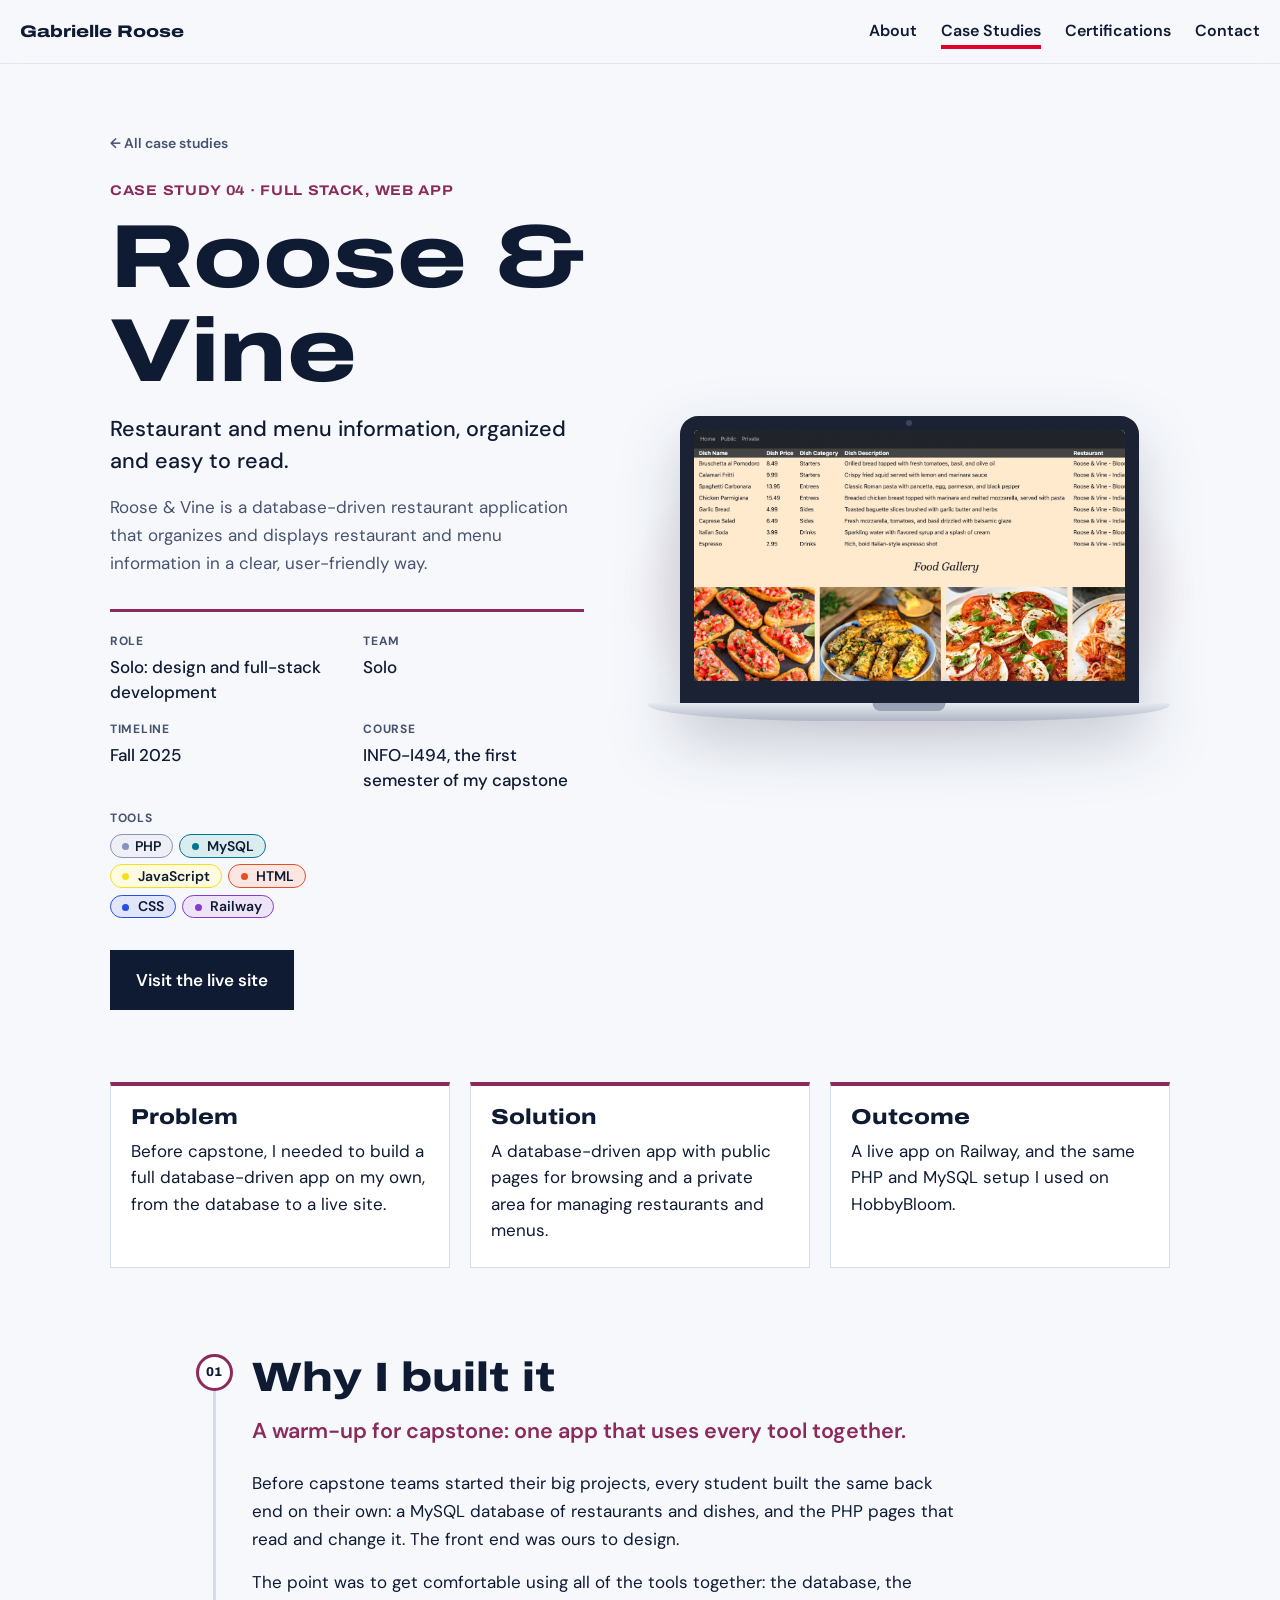
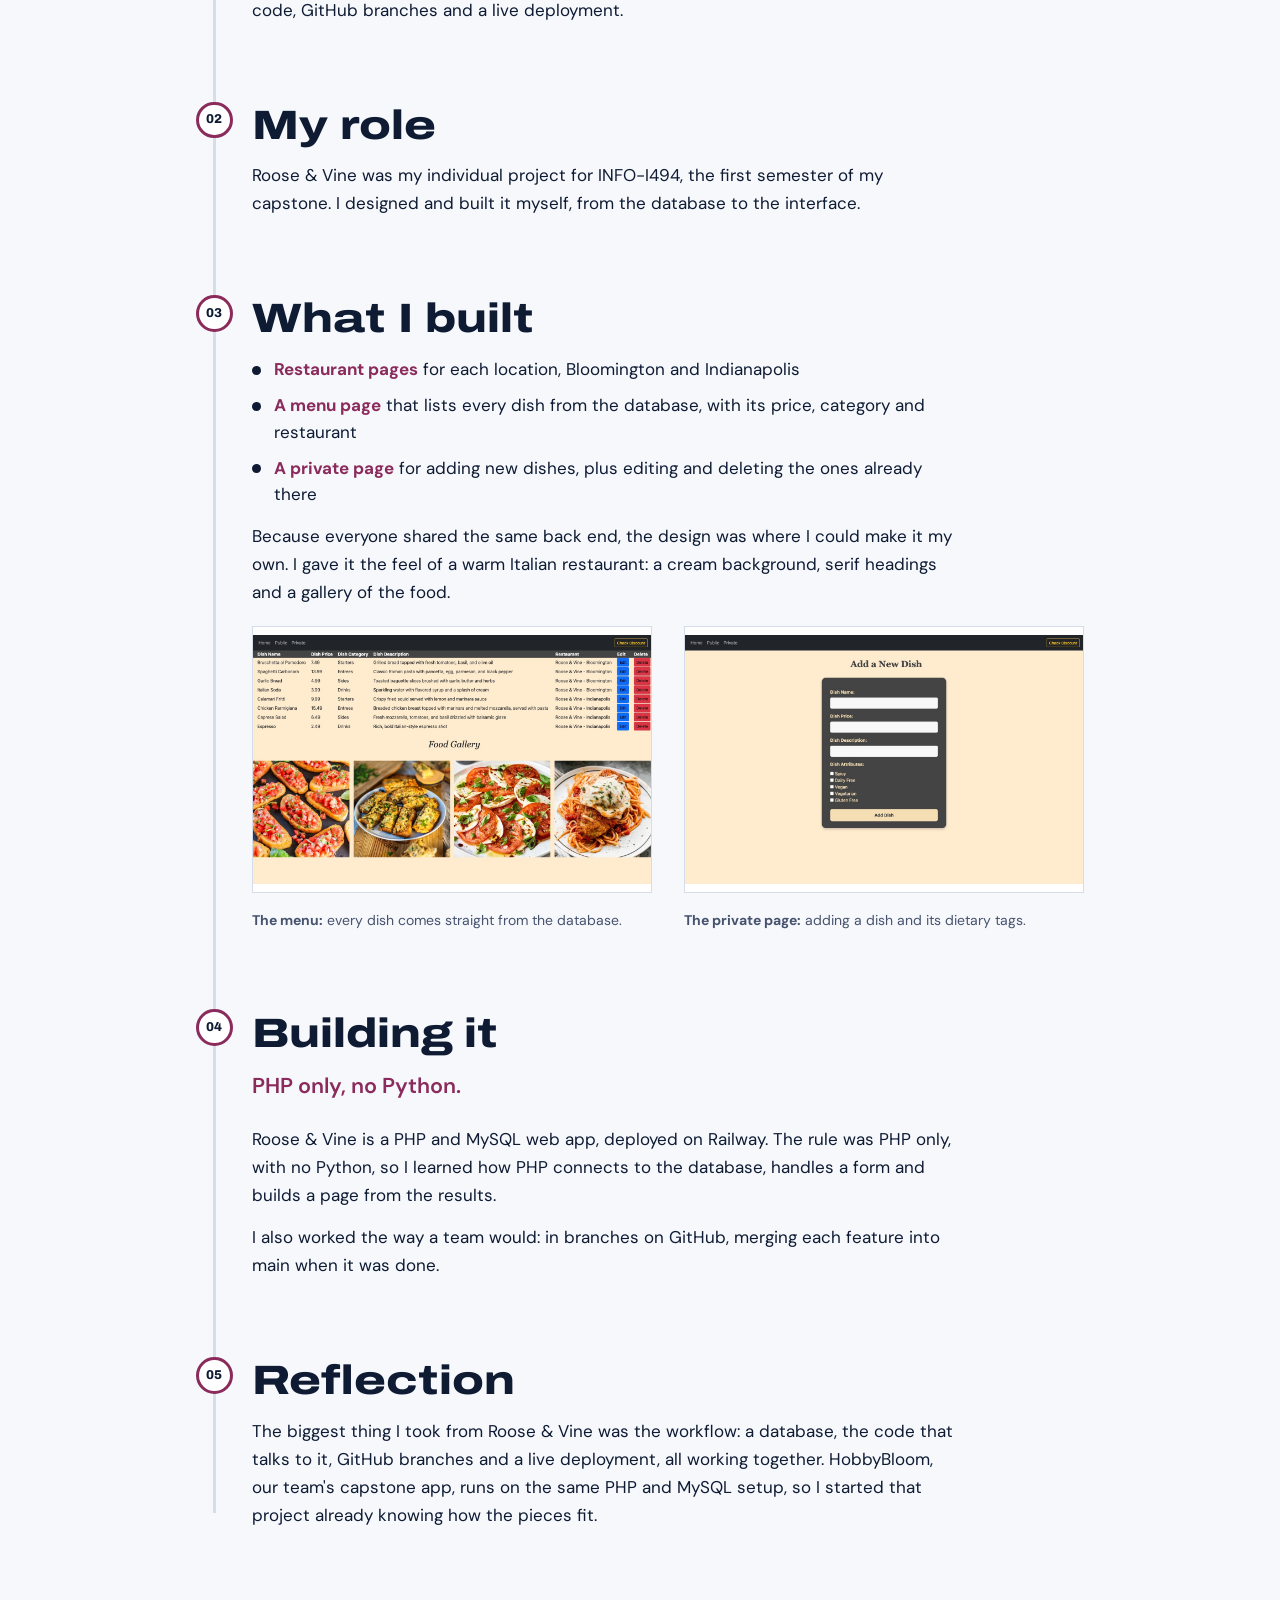
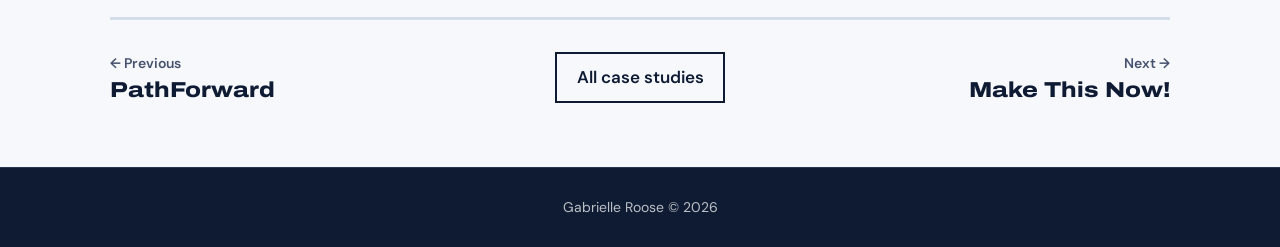
<file: roose-vine.html>
<!DOCTYPE html>
<html lang="en">
  <head>
    <meta charset="UTF-8" />
    <meta name="viewport" content="width=device-width, initial-scale=1.0" />
    <title>Roose & Vine case study | Gabrielle Roose</title>
    <link rel="apple-touch-icon" sizes="180x180" href="GRfavicon_io/apple-touch-icon.png" />
    <link rel="icon" type="image/png" sizes="32x32" href="GRfavicon_io/favicon-32x32.png" />
    <link rel="icon" type="image/png" sizes="16x16" href="GRfavicon_io/favicon-16x16.png" />
    <link rel="manifest" href="GRfavicon_io/site.webmanifest" />

    <link rel="preconnect" href="https://fonts.googleapis.com" />
    <link rel="preconnect" href="https://fonts.gstatic.com" crossorigin />
    <link
      href="https://fonts.googleapis.com/css2?family=Archivo:wdth,wght@62..125,100..900&family=DM+Sans:ital,opsz,wght@0,9..40,300..800;1,9..40,300..800&display=swap"
      rel="stylesheet"
    />

    <link rel="stylesheet" href="css/sketch.css" />
    <link rel="stylesheet" href="css/case-study.css" />
  </head>

  <body>
    <a class="skip" href="#story">Skip to the case study</a>

    <header class="topbar">
      <a class="wordmark" href="index.html">Gabrielle Roose</a>
      <nav class="topbar__nav" aria-label="Main">
        <a href="index.html#about">About</a>
        <a href="case-studies.html" aria-current="true">Case Studies</a>
        <a href="index.html#certifications">Certifications</a>
        <a href="index.html#contact">Contact</a>
      </nav>
    </header>

    <main class="case case--plum">
      <div class="case__hero">
        <div>
          <a class="case__back" href="case-studies.html">&larr; All case studies</a>
          <p class="case__eyebrow">Case study 04 · Full stack, web app</p>
          <h1 class="case__title">Roose &amp; Vine</h1>
          <p class="case__lede">Restaurant and menu information, organized and easy to read.</p>
          <p class="case__summary">Roose &amp; Vine is a database-driven restaurant application that organizes and displays restaurant and menu information in a clear, user-friendly way.</p>
          <dl class="facts">
          <div><dt>Role</dt><dd>Solo: design and full-stack development</dd></div>
          <div><dt>Team</dt><dd>Solo</dd></div>
          <div><dt>Timeline</dt><dd>Fall 2025</dd></div>
          <div><dt>Course</dt><dd>INFO-I494, the first semester of my capstone</dd></div>
          <div><dt>Tools</dt><dd><ul class="chips" aria-label="Tools"><li data-tool="php">PHP</li><li data-tool="mysql"> MySQL</li><li data-tool="javascript"> JavaScript</li><li data-tool="html"> HTML</li><li data-tool="css"> CSS</li><li data-tool="railway"> Railway</li></ul></dd></div>
          </dl>
          <div class="case__links">
          <a class="button" href="https://roose-vine.up.railway.app" target="_blank" rel="noopener">Visit the live site</a>
          </div>
        </div>
        <div class="case__device">
          <div class="laptop">
            <div class="chapter__media">
              <img src="images/capstone.jpg" alt="Roose &amp; Vine, an online restaurant database" />
            </div>
            <div class="laptop__base" aria-hidden="true"></div>
          </div>
        </div>
      </div>

      <!-- AT A GLANCE: the part recruiters read first -->
      <div class="glance" aria-label="At a glance">
        <div class="glance__card">
          <h2>Problem</h2>
          <p>Before capstone, I needed to build a full database-driven app on my own, from the database to a live site.</p>
        </div>
        <div class="glance__card">
          <h2>Solution</h2>
          <p>A database-driven app with public pages for browsing and a private area for managing restaurants and menus.</p>
        </div>
        <div class="glance__card">
          <h2>Outcome</h2>
          <p>A live app on Railway, and the same PHP and MySQL setup I used on HobbyBloom.</p>
        </div>
      </div>

      <div class="steps" id="story">
        <section class="step">
          <h2>Why I built it</h2>
          <p class="step__lede">A warm-up for capstone: one app that uses every tool together.</p>
          <p>Before capstone teams started their big projects, every student built the same back
          end on their own: a MySQL database of restaurants and dishes, and the PHP pages that
          read and change it. The front end was ours to design.</p>
          <p>The point was to get comfortable using all of the tools together: the database, the
          code, GitHub branches and a live deployment.</p>
        </section>
        <section class="step">
          <h2>My role</h2>
          <p>Roose &amp; Vine was my individual project for INFO-I494, the first semester of my capstone. I designed and built it myself, from the database to the interface.</p>
        </section>
        <section class="step">
          <h2>What I built</h2>
          <ul class="step__list">
            <li><strong>Restaurant pages</strong> for each location, Bloomington and Indianapolis</li>
            <li><strong>A menu page</strong> that lists every dish from the database, with its price, category and restaurant</li>
            <li><strong>A private page</strong> for adding new dishes, plus editing and deleting the ones already there</li>
          </ul>
          <p>Because everyone shared the same back end, the design was where I could make it my
          own. I gave it the feel of a warm Italian restaurant: a cream background, serif
          headings and a gallery of the food.</p>
          <div class="duo duo--even">
            <figure class="step__figure">
              <a href="images/roose-vine/menu.jpg"><img class="step__shot" src="images/roose-vine/menu.jpg" loading="lazy" width="1440" height="900" alt="The Roose &amp; Vine menu page: a table of dishes with price, category, description and restaurant, Edit and Delete buttons, and a food gallery below." /></a>
              <figcaption><strong>The menu:</strong> every dish comes straight from the database.</figcaption>
            </figure>
            <figure class="step__figure">
              <a href="images/roose-vine/add-dish.jpg"><img class="step__shot" src="images/roose-vine/add-dish.jpg" loading="lazy" width="1440" height="900" alt="The Add a New Dish form, with fields for name, price and description, and checkboxes for spicy, dairy free, vegan, vegetarian and gluten free." /></a>
              <figcaption><strong>The private page:</strong> adding a dish and its dietary tags.</figcaption>
            </figure>
          </div>
        </section>
        <section class="step">
          <h2>Building it</h2>
          <p class="step__lede">PHP only, no Python.</p>
          <p>Roose &amp; Vine is a PHP and MySQL web app, deployed on Railway. The rule was PHP
          only, with no Python, so I learned how PHP connects to the database, handles a form
          and builds a page from the results.</p>
          <p>I also worked the way a team would: in branches on GitHub, merging each feature
          into main when it was done.</p>
        </section>
        <section class="step">
          <h2>Reflection</h2>
          <p>The biggest thing I took from Roose &amp; Vine was the workflow: a database, the code
          that talks to it, GitHub branches and a live deployment, all working together.
          HobbyBloom, our team's capstone app, runs on the same PHP and MySQL setup, so I
          started that project already knowing how the pieces fit.</p>
        </section>
      </div>

      <nav class="pager" aria-label="More case studies">
        <a class="pager__link pager__link--prev tone--blue" href="pathforward.html">
          <span class="pager__label">&larr; Previous</span>
          <span class="pager__name">PathForward</span>
        </a>
        <a class="pager__all" href="case-studies.html">All case studies</a>
        <a class="pager__link pager__link--next tone--orange" href="make-this-now.html">
          <span class="pager__label">Next &rarr;</span>
          <span class="pager__name">Make This Now!</span>
        </a>
      </nav>
    </main>

    <a class="to-top tone--plum" href="#top" aria-label="Back to top">
      <svg width="20" height="20" viewBox="0 0 24 24" fill="none" stroke="currentColor" stroke-width="1.75" stroke-linecap="round" stroke-linejoin="round" aria-hidden="true"><path d="M12 19V5M6 11l6-6 6 6" /></svg>
    </a>

    <footer class="footer">Gabrielle Roose © 2026</footer>

    <script src="js/case-study.js" defer></script>
  </body>
</html>
</file>
<file: css/sketch.css>
/* SKETCH HOME PAGE (blend of the transit, route and landscape mocks)
   A clean, light page. The personality lives in a few small, deliberate things:
   - a curving route with a red pin that travels down the left margin
   - pencil sketches: Colorado mountains, an Indiana gateway, a small Sagrada Familia
   - a faint line-art background for each place (terrain, rolling land, coastline, street grid)
   - one bold moment at the end: a taxi arriving in New York
   Fonts: Archivo (headings, wide and heavy) + DM Sans (body). */

/* * * * * * * * * * * * * * * * * * * * * * * * *
    TOKENS
* * * * * * * * * * * * * * * * * * * * * * * * */

:root {
    --platform: #F6F8FC;     /* page background */
    --paper: #FFFFFF;
    --ink: #0E1B33;
    --muted: #47536E;
    --line: #D5DCEA;

    --red: #E4002B;          /* the site accent, and Crimson Thumb's color */
    --taxi: #FFC72C;         /* NYC cab yellow, used only at the end */
    --green: #08794B;        /* HobbyBloom */
    --blue: #1F57F5;         /* PathForward */
    --asphalt: #1A2B4D;

    --font-display: "Archivo", "Arial Black", sans-serif;
    --font-body: "DM Sans", system-ui, sans-serif;

    --step--1: 0.875rem;
    --step-0: 1.0625rem;
    --step-1: 1.35rem;
    --step-2: clamp(1.9rem, 3.2vw, 2.6rem);
    --step-3: clamp(2.7rem, 7vw, 5.6rem);

    --rail: 60px;            /* left margin that the route runs through */
}

@media (width >= 700px) {
    :root {
        --rail: 104px;
    }
}

@media (width >= 1000px) {
    :root { --rail: 150px; }
}

/* * * * * * * * * * * * * * * * * * * * * * * * *
    BASE
* * * * * * * * * * * * * * * * * * * * * * * * */

*,
*::before,
*::after {
    box-sizing: border-box;
}

html,
body {
    overflow-x: clip;        /* backgrounds run past the edges; never scroll sideways */
}

/* links that jump to a section stop below the pinned top bar */
html {
    scroll-padding-top: 6rem;
}

@media (prefers-reduced-motion: no-preference) {
    html {
        scroll-behavior: smooth;
    }
}

body {
    margin: 0;
    background: var(--platform);
    color: var(--ink);
    font-family: var(--font-body);
    font-size: var(--step-0);
    font-weight: 400;
    line-height: 1.65;
}

h1,
h2,
h3,
h4 {
    margin: 0;
    font-family: var(--font-display);
    font-weight: 800;
    font-stretch: 112%;
    line-height: 1.05;
}

p {
    margin: 0;
}

ul {
    margin: 0;
    padding: 0;
    list-style: none;
}

img {
    display: block;
    max-width: 100%;
}

/* anything given the hidden attribute stays hidden, even if a class sets display */
[hidden] {
    display: none !important;
}

a {
    color: inherit;
}

:focus-visible {
    outline: 3px solid var(--blue);
    outline-offset: 3px;
}

.skip {
    position: absolute;
    left: 1rem;
    top: -4rem;
    z-index: 20;
    padding: 0.6rem 1rem;
    background: var(--ink);
    color: var(--paper);
}

.skip:focus {
    top: 1rem;
}

.button {
    display: inline-block;
    background: var(--ink);
    color: var(--paper);
    font-weight: 600;
    text-decoration: none;
    padding: 0.85rem 1.5rem;
    border: 2px solid var(--ink);
    transition: background-color 0.2s ease, color 0.2s ease;
}

.button:hover,
.button:focus-visible {
    background: var(--paper);
    color: var(--ink);
}

.button--plain {
    background: transparent;
    color: var(--ink);
}

.button--plain:hover,
.button--plain:focus-visible {
    background: var(--ink);
    color: var(--paper);
}

/* * * * * * * * * * * * * * * * * * * * * * * * *
    TOP BAR
* * * * * * * * * * * * * * * * * * * * * * * * */

/* the top bar stays pinned while you scroll, so the links (and the name, which
   goes back to the top) are always in reach */
.topbar {
    position: fixed;
    inset: 0 0 auto 0;
    z-index: 15;
    display: flex;
    align-items: center;
    justify-content: space-between;
    gap: 1rem;
    padding: calc(env(safe-area-inset-top, 0px) + 0.9rem) 1.25rem 0.9rem;
    background: rgba(246, 248, 252, 0.88);
    -webkit-backdrop-filter: blur(10px);
    backdrop-filter: blur(10px);
    box-shadow: 0 1px 0 rgba(14, 27, 51, 0.08);
}

.wordmark {
    font-family: var(--font-display);
    font-weight: 800;
    font-stretch: 125%;
    font-size: 1.05rem;
    text-decoration: none;
    white-space: nowrap;
}

.topbar__nav {
    display: flex;
    gap: 1.1rem;
    font-size: 0.95rem;
    font-weight: 600;
    white-space: nowrap;
}

.topbar__nav a {
    --nav-line: var(--red);
    padding-block: 0.25rem;
    text-decoration: none;
    background: linear-gradient(var(--nav-line), var(--nav-line)) left bottom / 0 4px no-repeat;
    transition: background-size 0.25s ease;
}

/* hovering another link previews it with a lighter red line */
.topbar__nav a:hover,
.topbar__nav a:focus-visible {
    --nav-line: rgba(228, 0, 43, 0.35);
    background-size: 100% 4px;
}

/* the section you're in keeps a solid red line, even while hovered */
.topbar__nav a[aria-current] {
    --nav-line: var(--red);
    background-size: 100% 4px;
}

@media (width < 560px) {
    .topbar { flex-wrap: wrap; row-gap: 0.1rem; padding-inline: 1.25rem; }
    .topbar__nav { gap: 0.9rem; font-size: 0.85rem; }
}

@media (width >= 700px) {
    .topbar__nav {
        gap: 1.5rem;
        font-size: 1rem;
    }
}

/* * * * * * * * * * * * * * * * * * * * * * * * *
    THE JOURNEY (content column) AND THE ROUTE
* * * * * * * * * * * * * * * * * * * * * * * * */

.journey {
    position: relative;
    max-width: 1240px;
    margin-inline: auto;
    padding: 0 1.25rem 0 calc(var(--rail) + 1.25rem);
}

.trail {
    position: absolute;
    inset: 0;
    z-index: 2;
    width: 100%;
    height: 100%;
    overflow: visible;
    pointer-events: none;
}

.trail__base {
    fill: none;
    stroke: var(--line);
    stroke-width: 3;
    stroke-linecap: round;
}

.trail__done {
    fill: none;
    stroke: var(--ink);
    stroke-width: 3;
    stroke-linecap: round;
}

.trail__stop {
    fill: var(--paper);
    stroke: var(--ink);
    stroke-width: 4;
    transition: fill 0.3s ease;
}

.trail__stop.is-reached {
    fill: var(--red);
}

.trail__pin {
    fill: var(--red);
    stroke: var(--ink);
    stroke-width: 3;
    stroke-linejoin: round;
}

.trail__pin-dot {
    fill: var(--paper);
}

/* * * * * * * * * * * * * * * * * * * * * * * * *
    PLACES
* * * * * * * * * * * * * * * * * * * * * * * * */

.place {
    position: relative;
    z-index: 1;
    padding-block: 4.5rem;
}

/* each place has its own faint line-art backdrop, centered on the screen */
.place__bg {
    position: absolute;
    top: -60px;
    bottom: -60px;
    left: calc(50% - 50vw - var(--rail) / 2);
    width: 100vw;
    z-index: -1;
    pointer-events: none;
    background: center / cover no-repeat;
    -webkit-mask-image: linear-gradient(transparent, #000 18%, #000 82%, transparent);
    mask-image: linear-gradient(transparent, #000 18%, #000 82%, transparent);
    will-change: transform;
}

.place__bg--in { background-image: url("../images/contours/in.svg"); }
.place__bg--bcn { background-image: url("../images/contours/bcn.svg"); }
.place__bg--ny { background-image: url("../images/contours/ny.svg"); }

.place__head {
    display: flex;
    align-items: center;
    gap: 1.5rem;
    margin-bottom: 1rem;
}

.place__title {
    margin-bottom: 0.4rem;
    font-size: var(--step-2);
    font-stretch: 125%;
}

.place__text {
    max-width: 34rem;
    color: var(--muted);
}

.place__sub {
    display: flex;
    align-items: center;
    gap: 1rem;
    margin: 3rem 0 1.5rem;
    font-size: var(--step-1);
    font-stretch: 118%;
}

.place__sub::after {
    content: "";
    flex: 1;
    height: 1px;
    background: var(--line);
}

/* * * * * * * * * * * * * * * * * * * * * * * * *
    PENCIL SKETCHES (quiet, behind the content)
* * * * * * * * * * * * * * * * * * * * * * * * */

.sketch {
    position: absolute;
    z-index: -1;
    max-width: none;
    pointer-events: none;
    user-select: none;
}

/* Colorado: gray ridgelines along the bottom of the first screen, full width */
.sketch--mountains {
    left: calc(50% - 50vw - var(--rail) / 2);
    bottom: -3.5rem;
    width: 100vw;
    height: auto;
    opacity: 0.6;
    -webkit-mask-image: linear-gradient(transparent, #000 40%);
    mask-image: linear-gradient(transparent, #000 40%);
}

/* Indiana: the gateway at the top right of its section */
.sketch--gate {
    top: 1rem;
    left: 0;
    width: min(46vw, 520px);
    height: auto;
    opacity: 0.4;
    -webkit-mask-image: linear-gradient(to right, #000 55%, transparent);
    mask-image: linear-gradient(to right, #000 55%, transparent);
}

/* Barcelona: small, off to the side, pale */
.sketch--sagrada {
    top: -1.5rem;
    right: 0;
    width: min(34vw, 290px);
    height: auto;
    opacity: 0.25;
}

@media (width >= 700px) {
    .sketch--gate { opacity: 0.7; }
    .sketch--sagrada { opacity: 0.8; }
}

/* * * * * * * * * * * * * * * * * * * * * * * * *
    COLORADO (hero)
* * * * * * * * * * * * * * * * * * * * * * * * */

.place--hero {
    display: grid;
    gap: 3.5rem;
    align-content: start;
    min-height: 100svh;
    padding-top: 7rem;
    /* the mountains grow with the screen width; reserve room for them so their
       peaks always start below the text and photo, even on short laptop screens */
    padding-bottom: max(5rem, calc(26vw - 4rem));
}

.hero__title {
    max-width: 11ch;
    margin-bottom: 1.5rem;
    font-size: var(--step-3);
    font-stretch: 125%;
}

.hero__lede {
    max-width: 30rem;
    margin-bottom: 1.75rem;
    font-size: var(--step-1);
    font-weight: 500;
    line-height: 1.5;
}

.hero__photo {
    position: relative;
    width: min(100%, 320px);
    justify-self: start;
}

.hero__photo img {
    width: 100%;
    aspect-ratio: 4 / 5;
    object-fit: cover;
    border: 3px solid var(--ink);
    box-shadow: 12px 12px 0 var(--red);
}

/* phones and tablets: the photo sits under the text, so tighten the spacing and size
   the photo to the visible screen (svh leaves room for Safari's bottom address bar),
   so the whole headshot shows on the first screen */
@media (width < 1000px) {
    .place--hero {
        gap: 1.75rem;
        padding-top: 6.5rem;   /* clears the two-row menu bar on phones */
    }

    .hero__lede {
        margin-bottom: 0;
    }

    .hero__photo {
        width: clamp(170px, calc((100svh - 23.5rem) * 0.8), 320px);
    }
}

@media (width >= 1000px) {
    .place--hero {
        grid-template-columns: 1.5fr 0.8fr;
        gap: 2.5rem;
        align-items: center;
    }

    .hero__photo {
        justify-self: end;
        margin-right: 1rem;
    }
}

/* * * * * * * * * * * * * * * * * * * * * * * * *
    CASE STUDY CARDS
* * * * * * * * * * * * * * * * * * * * * * * * */

.cards {
    display: grid;
    gap: 1.75rem;
}

.card {
    --route: var(--ink);
    position: relative;
    display: flex;
    flex-direction: column;
    gap: 0.7rem;
    padding: 1rem 1rem 1.35rem;
    background: var(--paper);
    border: 1px solid var(--line);
    border-top: 4px solid var(--route);
    transition: transform 0.25s ease, box-shadow 0.25s ease;
}

.card--green { --route: var(--green); }
.card--red { --route: var(--red); }
.card--blue { --route: var(--blue); }

.card:hover,
.card:focus-within {
    transform: translateY(-4px);
    box-shadow: 0 16px 32px rgba(14, 27, 51, 0.12);
}

.card__media {
    width: 100%;
    aspect-ratio: 16 / 10;
    object-fit: cover;
    object-position: top left;
    border: 1px solid var(--line);
}

.card__title {
    display: flex;
    align-items: center;
    gap: 0.6rem;
    margin-top: 0.35rem;
    font-size: var(--step-1);
    font-stretch: 118%;
}

.card__bullet {
    display: inline-grid;
    flex: none;
    place-items: center;
    width: 1.8rem;
    height: 1.8rem;
    border-radius: 50%;
    background: var(--route);
    color: var(--paper);
    font-size: 0.9rem;
}

.card__meta {
    color: var(--muted);
    font-size: var(--step--1);
    line-height: 1.5;
}

.card__summary {
    line-height: 1.55;
}

.card__link {
    align-self: start;
    margin-top: auto;
    font-weight: 700;
    text-decoration: underline;
    text-decoration-color: var(--route);
    text-decoration-thickness: 3px;
    text-underline-offset: 5px;
}

/* the whole card is the link */
.card__link::after {
    content: "";
    position: absolute;
    inset: 0;
}

.chips {
    display: flex;
    flex-wrap: wrap;
    gap: 0.4rem;
}

.chips li {
    padding: 0.05rem 0.7rem;
    border: 1.5px solid var(--ink);
    border-radius: 999px;
    font-size: var(--step--1);
    font-weight: 600;
}

/* each tool keeps its own brand color: a dot, the border and a soft tint behind
   the label, with the label itself in navy so every color stays readable */
.chips li[data-tool] {
    border-color: var(--tool);
    background: var(--paper);
    background: color-mix(in srgb, var(--tool) 14%, var(--paper));
}

.chips li[data-tool]::before {
    content: "";
    display: inline-block;
    width: 0.5em;
    height: 0.5em;
    margin-right: 0.4em;
    background: var(--tool);
    border-radius: 50%;
    vertical-align: 0.05em;
}

[data-tool="php"] { --tool: #8892BF; }
[data-tool="mysql"] { --tool: #00758F; }
[data-tool="html"] { --tool: #E34F26; }
[data-tool="css"] { --tool: #264DE4; }
[data-tool="javascript"] { --tool: #F7DF1E; }
[data-tool="react"] { --tool: #61DAFB; }
[data-tool="vite"] { --tool: #BD34FE; }
[data-tool="python"] { --tool: #FFD43B; }   /* the yellow half of the Python logo, so it stands apart from PostgreSQL's blue */

/* Python's dot is split like its logo: blue snake top left, yellow snake bottom right */
.chips li[data-tool="python"]::before {
    background: linear-gradient(135deg, #3776AB 50%, #FFD43B 50%);
}
[data-tool="flask"] { --tool: #2D6A4F; }
[data-tool="sql"] { --tool: #F29111; }
[data-tool="jinja"] { --tool: #B41717; }
[data-tool="twig"] { --tool: #BACF29; }
[data-tool="postgresql"] { --tool: #336791; }
[data-tool="figma"] { --tool: #A259FF; }
[data-tool="ux"] { --tool: #8C959F; }
[data-tool="miro"] { --tool: #050038; }   /* Miro's navy, so it doesn't match JavaScript's yellow */
[data-tool="google"] { --tool: #4285F4; }
[data-tool="railway"] { --tool: #853BCE; }
[data-tool="api"] { --tool: #0F9D8A; }

@media (width >= 700px) {
    .cards {
        grid-template-columns: repeat(2, 1fr);
    }
}

@media (width >= 1000px) {
    .cards {
        grid-template-columns: repeat(3, 1fr);
    }
}

/* * * * * * * * * * * * * * * * * * * * * * * * *
    ALSO BUILT (lighter rows)
* * * * * * * * * * * * * * * * * * * * * * * * */

.built {
    border-top: 1px solid var(--line);
}

.built__item {
    display: grid;
    gap: 0.4rem;
    padding: 1.15rem 0.25rem;
    border-bottom: 1px solid var(--line);
}

.built__name {
    font-size: var(--step-1);
}

.built__name a {
    text-decoration: underline;
    text-decoration-color: var(--red);
    text-decoration-thickness: 3px;
    text-underline-offset: 5px;
}

.built__name a:hover {
    background: var(--red);
    color: var(--paper);
}

.built__desc {
    color: var(--muted);
}

@media (width >= 1000px) {
    .built__item {
        grid-template-columns: 15rem 1fr 14rem;
        align-items: center;
        gap: 2rem;
    }

    .built .chips {
        justify-content: flex-end;
    }
}

/* * * * * * * * * * * * * * * * * * * * * * * * *
    SHORT COURSES (compact, color-coded by who issued them)
* * * * * * * * * * * * * * * * * * * * * * * * */

.courses {
    display: grid;
    grid-template-columns: repeat(auto-fill, minmax(min(100%, 16rem), 1fr));
    gap: 0.75rem;
}

.course {
    --issuer: var(--ink);
    display: grid;
    align-content: start;
    gap: 0.35rem;
    padding: 0.85rem 1rem;
    background: var(--paper);
    border: 1px solid var(--line);
    border-left: 5px solid var(--issuer);
    transition: transform 0.2s ease, box-shadow 0.2s ease;
}

.course--adobe { --issuer: var(--red); }
.course--linkedin { --issuer: var(--blue); }
.course--microsoft { --issuer: var(--green); }

.course:hover {
    transform: translateY(-3px);
    box-shadow: 0 10px 22px rgba(14, 27, 51, 0.1);
}

.course__name {
    font-family: var(--font-body);
    font-size: var(--step-0);
    font-weight: 600;
    font-stretch: 100%;
    line-height: 1.35;
}

.course__meta {
    color: var(--muted);
    font-size: var(--step--1);
}

/* * * * * * * * * * * * * * * * * * * * * * * * *
    ISSUER ORBIT (logos circle a dashed track; each one filters the courses)
* * * * * * * * * * * * * * * * * * * * * * * * */

.place--certs .place__head {
    flex-wrap: wrap;
    justify-content: space-between;
    gap: 2rem 3rem;
}

.orbit {
    --size: 12rem;           /* diameter of the track */
    --logo: 3.5rem;
    --spin: 28s;
    position: relative;
    flex: none;
    width: calc(var(--size) + var(--logo));
    aspect-ratio: 1;
    margin-inline: auto;
}

@media (width >= 700px) {
    .orbit {
        --size: 14rem;
        --logo: 4rem;
        margin-inline: 0 2rem;
    }
}

/* the track, dashed like an unfinished route */
.orbit::before {
    content: "";
    position: absolute;
    inset: calc(var(--logo) / 2);
    border: 2px dashed var(--line);
    border-radius: 50%;
}

.orbit__all {
    position: absolute;
    top: 50%;
    left: 50%;
    z-index: 1;
    display: grid;
    place-items: center;
    width: calc(var(--size) * 0.52);
    aspect-ratio: 1;
    padding: 0.5rem;
    transform: translate(-50%, -50%);
    background: var(--paper);
    color: var(--muted);
    border: 2px solid var(--line);
    border-radius: 50%;
    font: inherit;
    font-size: var(--step--1);
    line-height: 1.25;
    cursor: pointer;
    transition: border-color 0.2s ease, color 0.2s ease;
}

.orbit__all strong {
    display: block;
    color: var(--ink);
    font-family: var(--font-display);
    font-size: 2rem;
    font-stretch: 125%;
    line-height: 1;
}

.orbit__all:hover,
.orbit__all[aria-pressed="true"] {
    border-color: var(--ink);
    color: var(--ink);
}

.orbit__ring {
    position: absolute;
    inset: 0;
    animation: orbit var(--spin) linear infinite;
}

.orbit__item {
    position: absolute;
    top: 50%;
    left: 50%;
    width: var(--logo);
    height: var(--logo);
    margin: calc(var(--logo) / -2) 0 0 calc(var(--logo) / -2);
    transform: rotate(var(--a)) translateY(calc(var(--size) / -2)) rotate(calc(var(--a) * -1));
}

/* each logo spins the other way, so it stays upright while the ring turns */
.orbit__logo {
    --issuer: var(--ink);
    position: relative;
    width: 100%;
    height: 100%;
    padding: 0;
    background: var(--paper);
    border: 3px solid var(--paper);
    border-radius: 1rem;
    box-shadow: 0 6px 16px rgba(14, 27, 51, 0.16);
    cursor: pointer;
    animation: orbit var(--spin) linear infinite reverse;
    transition: box-shadow 0.2s ease, border-color 0.2s ease, scale 0.2s ease;
}

.orbit__logo[data-issuer="adobe"] { --issuer: var(--red); }
.orbit__logo[data-issuer="linkedin"] { --issuer: var(--blue); }
.orbit__logo[data-issuer="microsoft"] { --issuer: var(--green); }

.orbit__logo img {
    width: 100%;
    height: 100%;
    border-radius: 0.75rem;
    object-fit: cover;
}

.orbit__logo:hover {
    scale: 1.08;
}

.orbit__logo[aria-pressed="true"] {
    scale: 1.15;
    border-color: var(--issuer);
    box-shadow: 0 0 0 3px var(--paper), 0 0 0 6px var(--issuer), 0 10px 22px rgba(14, 27, 51, 0.2);
}

.orbit__count {
    position: absolute;
    top: -0.55rem;
    right: -0.55rem;
    display: grid;
    place-items: center;
    min-width: 1.5rem;
    height: 1.5rem;
    padding-inline: 0.3rem;
    background: var(--ink);
    color: var(--paper);
    border-radius: 999px;
    font-size: 0.75rem;
    font-weight: 700;
}

/* hold still while someone is aiming at it, or once they've picked an issuer */
.orbit:hover .orbit__ring,
.orbit:hover .orbit__logo,
.orbit:focus-within .orbit__ring,
.orbit:focus-within .orbit__logo,
.orbit.is-filtered .orbit__ring,
.orbit.is-filtered .orbit__logo {
    animation-play-state: paused;
}

@keyframes orbit {
    to { rotate: 360deg; }
}

@media (prefers-reduced-motion: reduce) {
    .orbit__ring,
    .orbit__logo {
        animation: none;
    }
}

.courses__status {
    margin: -0.75rem 0 1rem;
    color: var(--muted);
    font-size: var(--step--1);
}

/* filtered cards rise into place */
.courses.is-filtering .course:not([hidden]) {
    animation: rise 0.45s cubic-bezier(0.2, 0.7, 0.2, 1) both;
}

.courses.is-filtering .course:nth-child(2n) { animation-delay: 0.04s; }
.courses.is-filtering .course:nth-child(3n) { animation-delay: 0.08s; }

@keyframes rise {
    from { opacity: 0; transform: translateY(14px); }
}

@media (prefers-reduced-motion: reduce) {
    .courses.is-filtering .course:not([hidden]) {
        animation: none;
    }
}

/* * * * * * * * * * * * * * * * * * * * * * * * *
    NEW YORK (the one bold moment)
* * * * * * * * * * * * * * * * * * * * * * * * */

.place--ny {
    margin-top: 2rem;
    padding-top: 0;
    padding-bottom: 5.5rem;
}

/* the dark band runs edge to edge */
.place--ny::before {
    content: "";
    position: absolute;
    inset-block: 0;
    left: calc(50% - 50vw - var(--rail) / 2);
    width: 100vw;
    z-index: -2;
    background: var(--ink);
}

.place__bg--ny {
    top: 0;
    bottom: 0;
    -webkit-mask-image: none;
    mask-image: none;
}

.road {
    position: relative;
    height: 7.5rem;
}

.road::before,
.road::after {
    content: "";
    position: absolute;
    left: calc(50% - 50vw - var(--rail) / 2);
    width: 100vw;
}

.road::before {
    top: 0;
    bottom: 0;
    background: var(--asphalt);
}

.road::after {
    top: 62%;
    height: 5px;
    background: repeating-linear-gradient(90deg, var(--taxi) 0 40px, transparent 40px 84px);
}

.taxi {
    position: absolute;
    left: 0;
    bottom: 0.6rem;
    z-index: 1;
    width: clamp(120px, 19vw, 210px);
    transform: translateX(var(--taxi-x, 60vw));
}

.taxi svg {
    display: block;
    width: 100%;
    height: auto;
    overflow: visible;
}

.taxi__wheel {
    transform-box: fill-box;
    transform-origin: center;
    transform: rotate(var(--wheel, 0deg));
}

.city {
    display: flex;
    flex-wrap: wrap;
    align-items: flex-start;
    justify-content: space-between;
    gap: 2.5rem 4rem;
    padding-top: 3.5rem;
}

.city :focus-visible {
    outline-color: var(--taxi);
}

.city__text {
    flex: 1 1 26rem;
    max-width: 40rem;
}

.city__title {
    margin-bottom: 1.25rem;
    color: var(--taxi);
    font-size: var(--step-3);
    font-stretch: 125%;
    text-wrap: balance;      /* keeps "I'm" from sitting alone on the first line */
}

.city__lede {
    margin-bottom: 2rem;
    color: var(--paper);
    font-size: var(--step-1);
    line-height: 1.5;
}

.city__actions {
    display: flex;
    flex-wrap: wrap;
    gap: 0.75rem;
}

.city .button {
    background: var(--taxi);
    border-color: var(--taxi);
    color: var(--ink);
}

.city .button:hover,
.city .button:focus-visible {
    background: var(--paper);
    border-color: var(--paper);
}

.city .button--plain {
    background: transparent;
    border-color: var(--paper);
    color: var(--paper);
}

.city .button--plain:hover,
.city .button--plain:focus-visible {
    background: var(--paper);
    color: var(--ink);
}

/* the contact form sits beside the New York copy, and drops below it when narrow */
.contact-form {
    display: grid;
    flex: 1 1 22rem;
    max-width: 32rem;
    gap: 0.35rem;
    color: var(--paper);
}

.contact-form label {
    font-weight: 600;
}

.contact-form input,
.contact-form textarea {
    width: 100%;
    margin-bottom: 0.9rem;
    padding: 0.7rem 0.85rem;
    background: var(--paper);
    color: var(--ink);
    border: 2px solid var(--paper);
    border-radius: 0;
    font: inherit;
}

.contact-form textarea {
    resize: vertical;
}

.contact-form .button {
    justify-self: start;
    cursor: pointer;
    font: inherit;
    font-weight: 600;
}

.contact-form .button:disabled {
    opacity: 0.6;
    cursor: wait;
}

.contact-form__status {
    min-height: 1.65em;
    margin-top: 0.5rem;
    color: var(--taxi);
    font-weight: 600;
}

/* the footer: one full-width navy band with centered text, the same on every
   page; on the homepage it continues the New York section above it */
.footer {
    padding: 1.75rem 1.25rem calc(env(safe-area-inset-bottom, 0px) + 1.75rem);
    background: var(--ink);
    color: rgba(255, 255, 255, 0.72);
    border-top: 1px solid rgba(255, 255, 255, 0.12);
    font-size: var(--step--1);
    text-align: center;
}

/* * * * * * * * * * * * * * * * * * * * * * * * *
    REDUCED MOTION
* * * * * * * * * * * * * * * * * * * * * * * * */

@media (prefers-reduced-motion: reduce) {
    *,
    *::before,
    *::after {
        transition: none !important;
    }
}

/* * * * * * * * * * * * * * * * * * * * * * * * *
    ABOUT
* * * * * * * * * * * * * * * * * * * * * * * * */

.place--about {
    padding-top: 6rem;
}

.about__text {
    display: grid;
    gap: 1rem;
    max-width: 40rem;
    margin-top: 1.25rem;
    font-size: var(--step-1);
    line-height: 1.55;
}

/* * * * * * * * * * * * * * * * * * * * * * * * *
    EDUCATION TIMELINE (a short stretch of route: Barcelona to Bloomington)
* * * * * * * * * * * * * * * * * * * * * * * * */

.schooling {
    max-width: 62rem;
    margin-top: 3.5rem;
}

.schooling .place__sub {
    margin-top: 0;
}

.timeline {
    --dot: 1.15rem;
    position: relative;
    display: grid;
    gap: 2.25rem;
    margin: 0;
    padding-left: 2.25rem;
    list-style: none;
}

.timeline__stop {
    position: relative;
}

/* the line between the stops: on phones, each stop draws its own segment down
   to the next dot, so the line ends at the last stop */
.timeline__stop:not(:last-child)::after {
    content: "";
    position: absolute;
    top: 0.5rem;
    bottom: -2.5rem;
    left: calc(-2.25rem + var(--dot) / 2 - 1.5px);
    width: 3px;
    background: var(--ink);
}

/* each stop is a station dot on the line; the last one is where the route is headed */
.timeline__stop::before {
    content: "";
    position: absolute;
    top: 0.15rem;
    left: -2.25rem;
    z-index: 1;              /* the dot sits on top of the line */
    width: var(--dot);
    height: var(--dot);
    background: var(--paper);
    border: 4px solid var(--ink);
    border-radius: 50%;
}

.timeline__stop--end::before {
    background: var(--red);
}

.timeline__when {
    color: var(--red);
    font-family: var(--font-display);
    font-size: var(--step--1);
    font-weight: 700;
    font-stretch: 112%;
    letter-spacing: 0.04em;
    text-transform: uppercase;
}

.timeline__where {
    margin-top: 0.35rem;
    font-size: var(--step-1);
    font-stretch: 118%;
}

.timeline__place {
    margin-top: 0.2rem;
    color: var(--muted);
    font-size: var(--step--1);
}

.timeline__what,
.timeline__facts {
    margin-top: 0.75rem;
    max-width: 30rem;
    line-height: 1.55;
}

.timeline__facts {
    display: grid;
    gap: 0.4rem;
}

/* across the page on wider screens */
@media (width >= 700px) {
    .timeline {
        grid-template-columns: 1fr 1fr;
        gap: 3rem;
        padding-left: 0;
        padding-top: 2.5rem;
    }

    /* one line across the top, from the first dot to the last */
    .timeline::before {
        content: "";
        position: absolute;
        top: calc(var(--dot) / 2 - 1.5px);
        left: calc(var(--dot) / 2);
        right: calc(50% - 1.5rem - var(--dot) / 2);
        height: 3px;
        background: var(--ink);
    }

    .timeline__stop:not(:last-child)::after {
        content: none;
    }

    .timeline__stop::before {
        top: -2.5rem;
        left: 0;
    }
}

/* * * * * * * * * * * * * * * * * * * * * * * * *
    CASE STUDY CHAPTERS (one project per screen)
* * * * * * * * * * * * * * * * * * * * * * * * */

.chapter {
    --tone: var(--ink);
    position: relative;
    z-index: 1;
    display: grid;
    gap: 2.5rem;
    align-content: center;
    min-height: 100svh;
    padding-block: 4.5rem;
}

.chapter--green { --tone: var(--green); }
.chapter--red { --tone: var(--red); }
.chapter--blue { --tone: var(--blue); }

/* sized so a one-word name (HobbyBloom, PathForward) always fits its column */
.chapter__name {
    font-size: clamp(2rem, 3vw, 2.75rem);
    font-stretch: 125%;
}

/* a short bar in the project's color, like a stop on the line */
.chapter__name::before {
    content: "";
    display: block;
    width: 3.5rem;
    height: 8px;
    margin-bottom: 1.25rem;
    background: var(--tone);
}

.chapter__line {
    max-width: 24rem;
    margin-top: 1.1rem;
    font-size: var(--step-1);
    font-weight: 500;
    line-height: 1.4;
}

.chapter__meta {
    max-width: 24rem;
    margin: 0.9rem 0 1.75rem;
    color: var(--muted);
    font-size: var(--step--1);
    line-height: 1.5;
}

/* the laptop: a dark screen bezel on a silver base, with a soft glow in the
   project's color behind it */
.laptop {
    --bezel: #1B2233;
    --b: clamp(8px, 1.3vw, 14px);   /* bezel thickness, scales with the screen */
    position: relative;
    filter: drop-shadow(0 24px 30px rgba(14, 27, 51, 0.2));
}

.laptop::before {
    content: "";
    position: absolute;
    inset: 6% -6% -8%;
    z-index: -1;
    background: radial-gradient(closest-side, color-mix(in srgb, var(--tone) 24%, transparent), transparent);
}

/* the camera dot, centered in the top bezel */
.laptop::after {
    content: "";
    position: absolute;
    top: calc(var(--b) / 2 - 3px);
    left: 50%;
    width: 6px;
    height: 6px;
    translate: -50% 0;
    background: #3A4560;
    border-radius: 50%;
}

/* the screen */
.chapter__media {
    position: relative;
    aspect-ratio: 16 / 10;
    overflow: hidden;
    margin-inline: 6%;
    background: var(--paper);
    border: var(--b) solid var(--bezel);
    border-bottom-width: calc(var(--b) * 1.6);
    border-radius: calc(var(--b) * 1.3) calc(var(--b) * 1.3) 0 0;
}

/* the base, a little wider than the screen, with the hinge notch */
.laptop__base {
    position: relative;
    height: clamp(10px, 1.5vw, 18px);
    background: linear-gradient(#E6EAF1, #AEB6C4);
    border-radius: 2px 2px 40% 40% / 2px 2px 100% 100%;
}

.laptop__base::before {
    content: "";
    position: absolute;
    top: 0;
    left: 50%;
    width: 14%;
    height: 45%;
    translate: -50% 0;
    background: #9AA3B3;
    border-radius: 0 0 8px 8px;
}

.chapter__media img {
    width: 100%;
    height: 100%;
    max-width: none;
    object-fit: cover;
    object-position: top left;
}

/* PathForward: two phones, the map in front and the welcome screen tilted behind */
.phones {
    position: relative;
    display: grid;
    justify-items: center;
    padding-block: 1rem 2rem;
}

.phones::before {
    content: "";
    position: absolute;
    inset: 0 -4%;
    z-index: -1;
    background: radial-gradient(closest-side, color-mix(in srgb, var(--tone) 24%, transparent), transparent);
}

.phone {
    --pad: clamp(6px, 0.75vw, 10px);
    grid-area: 1 / 1;
    position: relative;
    width: clamp(150px, 40%, 260px);
    padding: var(--pad);
    background: #1B2233;
    border-radius: clamp(26px, 3.4vw, 44px);
    box-shadow: 0 24px 40px rgba(14, 27, 51, 0.22);
}

.phone img {
    width: 100%;
    border-radius: clamp(20px, 2.7vw, 34px);
}

/* the camera island, sitting in the status bar between the time and the icons */
.phone::after {
    content: "";
    position: absolute;
    top: calc(var(--pad) + 1.6%);
    left: 50%;
    width: 27%;
    aspect-ratio: 3.4;
    translate: -50% 0;
    background: #1B2233;
    border-radius: 999px;
}

/* login screen fans out to the left (to put it on the right instead:
   back = translate(50%, 5%) rotate(7deg) scale(0.9), front = translate(-26%, 0)) */
.phone--back {
    transform: translate(-50%, 5%) rotate(-7deg) scale(0.9);
}

.phone--front {
    transform: translate(26%, 0);
}

@media (width >= 1000px) {
    .chapter {
        grid-template-columns: minmax(19rem, 0.95fr) minmax(0, 1.6fr);
        gap: 3rem;
        align-items: center;
    }

    .chapter--flip {
        grid-template-columns: minmax(0, 1.6fr) minmax(19rem, 0.95fr);
    }

    .chapter--flip .laptop {
        order: -1;
    }
}

/* the one entrance: the first project's screenshot arrives, then its words */
@media (prefers-reduced-motion: no-preference) {
    .js .chapter[data-intro] .laptop,
    .js .chapter[data-intro] .chapter__copy > * {
        opacity: 0;
        transform: translateY(60px) scale(0.95);
        transition: opacity 0.8s ease, transform 1s cubic-bezier(0.2, 0.7, 0.2, 1);
    }

    .js .chapter[data-intro] .chapter__copy > * {
        transform: translateY(24px);
    }

    .js .chapter[data-intro].is-in .laptop,
    .js .chapter[data-intro].is-in .chapter__copy > * {
        opacity: 1;
        transform: none;
    }

    .js .chapter[data-intro] .chapter__copy > :nth-child(1) { transition-delay: 0.35s; }
    .js .chapter[data-intro] .chapter__copy > :nth-child(2) { transition-delay: 0.5s; }
    .js .chapter[data-intro] .chapter__copy > :nth-child(3) { transition-delay: 0.65s; }
    .js .chapter[data-intro] .chapter__copy > :nth-child(4) { transition-delay: 0.8s; }
}

/* More projects: three small cards */
.place--more .cards {
    margin-top: 1.75rem;
}

.place--more .card__title {
    margin-top: 0;
}

/* * * * * * * * * * * * * * * * * * * * * * * * *
    PHONE FIXES
* * * * * * * * * * * * * * * * * * * * * * * * */

/* short phones only (like the iPhone SE): a smaller title so the headshot fits on
   the first screen. 640px catches the SE either way Safari reports its height,
   and never a regular iPhone 15/16 */
@media (width < 1000px) and (height < 640px) {
    .hero__title {
        margin-bottom: 1rem;
        font-size: 2.1rem;
    }
}

@media (width < 700px) {
    /* short courses two per row, so all 12 make six rows */
    .courses {
        grid-template-columns: repeat(2, minmax(0, 1fr));
        gap: 0.6rem;
    }

    .course {
        padding: 0.7rem 0.75rem;
        border-left-width: 4px;
    }

    .course__name {
        font-size: 0.92rem;
    }

    .course__meta {
        font-size: 0.78rem;
        white-space: nowrap;
    }

    /* the route doesn't run through New York's dark block, so drop its left margin
       there and the copy and form sit centered on the screen */
    .place--ny .city {
        margin-left: calc(-1 * var(--rail));
    }
}

/* * * * * * * * * * * * * * * * * * * * * * * * *
    PHONE: HOMEPAGE SPACING AND ORDER
* * * * * * * * * * * * * * * * * * * * * * * * */

@media (width < 1000px) {
    /* each project shows its picture first, then its name and words.
       Projects no longer fill a whole screen each; fixed spacing keeps them apart */
    .chapter {
        min-height: 0;
        align-content: start;
        gap: 2rem;
        padding-block: 5rem;
    }

    .chapter .laptop,
    .chapter .phones {
        order: -1;
    }

    /* about half the old gap between Education and HobbyBloom */
    .chapter[data-intro] {
        padding-top: 1rem;
    }
}

@media (width < 700px) {
    /* the title spans the screen in three lines instead of four, so the tagline
       and photo below show sooner (short phones keep their own smaller size) */
    .hero__title {
        max-width: none;
    }

    /* the about paragraph one size smaller */
    .about__text {
        font-size: var(--step-0);
    }
}

@media (width < 700px) and (height >= 640px) {
    .hero__title {
        font-size: 2.5rem;
    }
}
</file>
<file: css/case-study.css>
/* CASE STUDY PAGES
   Loaded after sketch.css, so they share its tokens, fonts, top bar and buttons.
   Each page sets its project color on .case (green, red or blue).
   The sections run down a route line, numbered like stations.
   Dashed "To add" boxes mark content that still needs to be written. */

.case {
    --tone: var(--ink);
    max-width: 1100px;   /* the hero and glance cards use the full width; .steps is centered inside */
    margin-inline: auto;
    padding: 6rem 1.25rem 4rem;   /* the top padding clears the fixed top bar */
}

/* one color per project; each passes contrast on the light background */
.case--green, .tone--green { --tone: var(--green); }

/* an optional second color per project, for rhythm. Without one, it matches the first.
   HobbyBloom's is a deep blue from its own sage, navy and sky blue palette
   (checked against the green for colorblind-safe contrast). */
.case { --tone-2: var(--tone); }
.case--green { --tone-2: #2B5DA8; }
.case--red { --tone-2: #2B5DA8; }    /* Crimson Thumb: the same deep blue, checked against the red */
.case--blue { --tone-2: #08794B; }   /* PathForward: green for sustainability, checked against the blue */
.case--red, .tone--red { --tone: var(--red); }
.case--blue, .tone--blue { --tone: var(--blue); }
.case--plum, .tone--plum { --tone: #8A2B5C; }      /* Roose & Vine: the wine */
.case--orange, .tone--orange { --tone: #B4460B; }  /* Make This Now!: a warm kitchen orange */
.case--teal, .tone--teal { --tone: #0F766E; }      /* Restaurant Rover */

/* * * * * * * * * * * * * * * * * * * * * * * * *
    DRAFT NOTE (remove once every "To add" box is filled in)
* * * * * * * * * * * * * * * * * * * * * * * * */

.draft-note {
    margin-top: 0;
    padding: 0.75rem 1rem;
    background: #FFF6D6;
    border-left: 5px solid var(--taxi);
    font-size: var(--step--1);
}

/* * * * * * * * * * * * * * * * * * * * * * * * *
    HERO
* * * * * * * * * * * * * * * * * * * * * * * * */

.case__hero {
    display: grid;
    gap: 2.5rem;
    padding-top: 2rem;
}

/* a small, quiet back link; the project color shows on hover */
.case__back {
    display: inline-block;
    margin-bottom: 1.5rem;
    color: var(--muted);
    font-size: var(--step--1);
    font-weight: 600;
    text-decoration: none;
}

.case__back:hover,
.case__back:focus-visible {
    color: var(--tone);
}

.case__back:hover {
    text-decoration: underline;
    text-decoration-color: var(--tone);
    text-decoration-thickness: 3px;
    text-underline-offset: 5px;
}

.case__eyebrow {
    color: var(--tone);
    font-family: var(--font-display);
    font-size: var(--step--1);
    font-weight: 700;
    font-stretch: 112%;
    letter-spacing: 0.05em;
    text-transform: uppercase;
}

.case__title {
    margin-top: 0.5rem;
    font-size: var(--step-3);
    font-stretch: 125%;
}

/* HobbyBloom's title matches the app's own logo: Georgia, navy "Hobby", green "Bloom" */
.case__title--hobbybloom {
    color: #000080;
    font-family: Georgia, "Times New Roman", Times, serif;
    font-weight: 400;
    font-stretch: normal;
    letter-spacing: -0.01em;
}

.case__title--hobbybloom span {
    color: #156914;
}

.case__lede {
    max-width: 36rem;
    margin-top: 1rem;
    font-size: var(--step-1);
    font-weight: 500;
    line-height: 1.45;
}

.case__summary {
    max-width: 40rem;
    margin-top: 1rem;
    color: var(--muted);
}

.facts {
    display: grid;
    grid-template-columns: repeat(auto-fit, minmax(min(100%, 11rem), 1fr));
    gap: 1rem 2rem;
    margin: 2rem 0 0;
    padding-top: 1.25rem;
    border-top: 3px solid var(--tone);
}

.facts dt {
    color: var(--muted);
    font-size: 0.75rem;
    font-weight: 700;
    letter-spacing: 0.06em;
    text-transform: uppercase;
}

.facts dd {
    margin: 0.2rem 0 0;
    font-weight: 500;
    line-height: 1.45;
}

.facts dd .chips {
    margin: 0.35rem 0 0;
}

/* a missing fact, waiting to be filled in */
.facts__todo {
    display: inline-block;
    padding: 0.05rem 0.55rem;
    color: var(--tone);
    border: 2px dashed var(--tone);
    border-radius: 999px;
    font-size: var(--step--1);
    font-weight: 600;
}

.case__links {
    display: flex;
    flex-wrap: wrap;
    gap: 0.75rem;
    margin-top: 2rem;
}

/* the hero image sits on a laptop (or phones for PathForward) */
.case__device {
    padding-block: 1rem;
}

/* PathForward's phones are taller than a laptop; on wide screens, start them lower
   so they clear the big project title */
@media (width >= 1000px) {
    .case__device .phones {
        margin-top: 6rem;
    }
}

.case__cover {
    background: var(--paper);
    border: 3px solid var(--ink);
    box-shadow: 12px 12px 0 var(--tone);
}

.case__cover img {
    width: 100%;
}

/* * * * * * * * * * * * * * * * * * * * * * * * *
    AT A GLANCE (problem, solution, outcome: the part recruiters skim)
* * * * * * * * * * * * * * * * * * * * * * * * */

.glance {
    display: grid;
    gap: 1.25rem;
    margin-top: 4.5rem;
}

.glance__card {
    padding: 1.25rem 1.25rem 1.5rem;
    background: var(--paper);
    border: 1px solid var(--line);
    border-top: 4px solid var(--tone);
}

.glance__card h2 {
    font-size: var(--step-1);
    font-stretch: 118%;
}

.glance__card p {
    margin-top: 0.6rem;
    line-height: 1.55;
}

@media (width >= 800px) {
    .glance {
        grid-template-columns: repeat(3, 1fr);
    }
}

/* * * * * * * * * * * * * * * * * * * * * * * * *
    THE STEPS (numbered stations down a route line)
* * * * * * * * * * * * * * * * * * * * * * * * */

/* the route column is centered on the page: its width is the widest content (52rem) plus the station gutter */
.steps {
    position: relative;
    max-width: calc(52rem + 3.5rem);
    margin: 3rem auto 0;
    padding-left: 3.5rem;
    counter-reset: step;
}

.steps::before {
    content: "";
    position: absolute;
    top: 3.5rem;
    bottom: 3.5rem;
    left: calc(1.15rem - 1.5px);
    width: 3px;
    background: var(--line);
}

.step {
    position: relative;
    padding-block: 2.5rem;
    counter-increment: step;
}

.step::before {
    content: counter(step, decimal-leading-zero);
    position: absolute;
    top: 2.35rem;
    left: -3.5rem;
    display: grid;
    place-items: center;
    width: 2.3rem;
    height: 2.3rem;
    background: var(--paper);
    border: 3px solid var(--tone);
    border-radius: 50%;
    font-family: var(--font-display);
    font-size: 0.8rem;
    font-weight: 800;
}

.step h2 {
    font-size: var(--step-2);
    font-stretch: 125%;
}

.step > p {
    max-width: 44rem;
    margin-top: 0.9rem;
    line-height: 1.65;
}

.step__list {
    display: grid;
    gap: 0.6rem;
    max-width: 44rem;
    margin-top: 1rem;
}

.step__list li {
    position: relative;
    padding-left: 1.4rem;
    line-height: 1.55;
}

.step__list li::before {
    content: "";
    position: absolute;
    top: 0.55em;
    left: 0;
    width: 0.55rem;
    height: 0.55rem;
    background: var(--tone);
    border-radius: 50%;
}

.step__figure {
    max-width: 52rem;
    margin: 1.5rem 0 0;
}

/* a plain image (like PathForward's board of screens) gets a frame;
   images on a laptop are framed by the laptop instead */
.step__figure > img {
    width: 100%;
    background: var(--paper);
    border: 3px solid var(--ink);
    box-shadow: 10px 10px 0 var(--tone);
}

.step__figure figcaption {
    margin-top: 1rem;
    color: var(--muted);
    font-size: var(--step--1);
}

/* hidden on screen, still read aloud by screen readers */
.sr-only {
    position: absolute;
    width: 1px;
    height: 1px;
    overflow: hidden;
    clip-path: inset(50%);
    white-space: nowrap;
}

.step h3 {
    margin-top: 2rem;
    font-size: var(--step-1);
    font-stretch: 112%;
}

/* * * * * * * * * * * * * * * * * * * * * * * * *
    TEAM LIST (name, then role)
* * * * * * * * * * * * * * * * * * * * * * * * */

/* four compact cards: one per row on phones, 2 × 2 on tablets, all four in a row on wide screens */
.team {
    display: grid;
    gap: 0.6rem;
    max-width: 52rem;
    margin-top: 1.25rem;
}

@media (width >= 560px) {
    .team {
        grid-template-columns: repeat(2, 1fr);
    }
}

@media (width >= 1000px) {
    .team {
        grid-template-columns: repeat(4, 1fr);
    }
}

.team li {
    padding: 0.65rem 0.8rem;
    font-size: 0.95rem;
    background: var(--paper);
    border: 1px solid var(--line);
    border-left: 4px solid var(--tone);
    line-height: 1.45;
}

.team strong {
    display: block;
}

.team span {
    color: var(--muted);
    font-size: var(--step--1);
}

/* * * * * * * * * * * * * * * * * * * * * * * * *
    SURVEY RESULTS (stat tiles and simple bar charts)
* * * * * * * * * * * * * * * * * * * * * * * * */

.stats {
    display: grid;
    grid-template-columns: repeat(auto-fit, minmax(min(100%, 10rem), 1fr));
    gap: 0.75rem;
    max-width: 52rem;
    margin-top: 1.5rem;
}

.stats div {
    padding: 1rem;
    background: var(--paper);
    border: 1px solid var(--line);
    border-top: 4px solid var(--tone);
}

.stats dt {
    order: 2;
    margin-top: 0.3rem;
    color: var(--muted);
    font-size: var(--step--1);
    line-height: 1.4;
}

.stats dd {
    margin: 0;
    font-family: var(--font-display);
    font-size: 2rem;
    font-weight: 800;
    font-stretch: 112%;
    line-height: 1;
}

.stats div {
    display: flex;
    flex-direction: column;
}

.charts {
    display: grid;
    grid-template-columns: repeat(auto-fit, minmax(min(100%, 20rem), 1fr));
    gap: 1rem 2rem;
    max-width: 52rem;
    margin-top: 1.75rem;
}

.chart {
    margin: 0;
}

.chart__title {
    font-weight: 700;
    line-height: 1.35;
}

.chart__note {
    margin-top: 0.15rem;
    color: var(--muted);
    font-size: var(--step--1);
}

.bars {
    width: 100%;
    margin-top: 0.75rem;
    border-collapse: collapse;
}

.bars th {
    width: 6.5rem;
    padding: 0.3rem 0.75rem 0.3rem 0;
    color: var(--muted);
    font-size: var(--step--1);
    font-weight: 500;
    text-align: left;
    white-space: nowrap;
}

.bars td {
    padding: 0.3rem 0;
}

/* each bar's length is its value divided by the shared maximum, so both charts read on one scale */
.bars__row {
    display: flex;
    align-items: center;
    gap: 0.5rem;
}

.bars__bar {
    width: calc(var(--v) / var(--max) * 85%);
    min-width: 2px;
    height: 0.9rem;
    background: var(--tone);
    border-radius: 0 4px 4px 0;
}

.bars__value {
    font-size: var(--step--1);
    font-weight: 700;
}

.quotes {
    display: grid;
    gap: 1rem;
    max-width: 44rem;
    margin-top: 1.75rem;
}

.quotes blockquote {
    margin: 0;
    padding: 0.25rem 0 0.25rem 1.25rem;
    border-left: 4px solid var(--tone);
    font-size: var(--step-1);
    font-weight: 500;
    line-height: 1.45;
}

.quotes cite {
    display: block;
    margin-top: 0.35rem;
    color: var(--muted);
    font-size: var(--step--1);
    font-style: normal;
    font-weight: 400;
}

/* * * * * * * * * * * * * * * * * * * * * * * * *
    IMAGE GROUPS (personas, wireframes, photos, video)
* * * * * * * * * * * * * * * * * * * * * * * * */

.gallery {
    display: grid;
    gap: 1rem;
    max-width: 52rem;
    margin: 1.5rem 0 0;
    padding: 0;
    list-style: none;
}

.gallery img {
    width: 100%;
    height: auto;
    background: var(--paper);
    border: 1px solid var(--line);
}

.gallery--phones {
    grid-template-columns: repeat(2, 1fr);
    align-items: start;
}

@media (width >= 600px) {
    .gallery--phones {
        grid-template-columns: repeat(4, 1fr);
    }
}

.gallery--phones img {
    border-radius: 12px;
}

.gallery--photos {
    grid-template-columns: repeat(auto-fit, minmax(min(100%, 18rem), 1fr));
}

.gallery--photos img {
    aspect-ratio: 16 / 10;
    object-fit: cover;
    border: 3px solid var(--ink);
}

.gallery + figcaption,
.video + figcaption {
    margin-top: 1rem;
    color: var(--muted);
    font-size: var(--step--1);
}

.video {
    position: relative;
    aspect-ratio: 16 / 9;
    background: var(--ink);
    border: 3px solid var(--ink);
    box-shadow: 10px 10px 0 var(--tone);
}

.video iframe {
    position: absolute;
    inset: 0;
    width: 100%;
    height: 100%;
    border: 0;
}

/* * * * * * * * * * * * * * * * * * * * * * * * *
    FINDINGS (what testing showed, and what changed)
* * * * * * * * * * * * * * * * * * * * * * * * */

.findings {
    width: 100%;
    max-width: 52rem;
    margin-top: 1.5rem;
    border-collapse: collapse;
    background: var(--paper);
    border: 1px solid var(--line);
}

.findings th,
.findings td {
    padding: 0.8rem 1rem;
    border-bottom: 1px solid var(--line);
    line-height: 1.5;
    text-align: left;
    vertical-align: top;
}

.findings thead th {
    color: var(--muted);
    font-size: 0.75rem;
    font-weight: 700;
    letter-spacing: 0.06em;
    text-transform: uppercase;
    border-bottom: 3px solid var(--tone);
}

.findings tbody th {
    width: 50%;
    font-weight: 500;
}

/* on phones, each finding stacks above its change */
@media (width < 600px) {
    .findings thead {
        position: absolute;
        width: 1px;
        height: 1px;
        overflow: hidden;
        clip-path: inset(50%);
    }

    .findings tr,
    .findings th,
    .findings td {
        display: block;
        width: auto;
    }

    .findings tbody th {
        width: auto;
        padding-bottom: 0.2rem;
        border-bottom: 0;
        font-weight: 700;
    }

    .findings td::before {
        content: "What we changed: ";
        color: var(--muted);
    }
}

/* * * * * * * * * * * * * * * * * * * * * * * * *
    "TO ADD" BOXES (placeholders for content still to be written)
* * * * * * * * * * * * * * * * * * * * * * * * */

.todo {
    max-width: 44rem;
    margin-top: 1.25rem;
    padding: 1.1rem 1.25rem 1.25rem;
    background: var(--paper);
    background: color-mix(in srgb, var(--tone) 5%, var(--paper));
    border: 2px dashed var(--tone);
    border-radius: 0.75rem;
}

.todo__label {
    display: inline-block;
    padding: 0.1rem 0.55rem;
    background: var(--tone);
    color: var(--paper);
    border-radius: 999px;
    font-size: 0.72rem;
    font-weight: 700;
    letter-spacing: 0.08em;
    text-transform: uppercase;
}

.todo__title {
    margin-top: 0.6rem;
    font-weight: 700;
}

.todo ul {
    margin-top: 0.4rem;
    padding-left: 1.2rem;
    list-style: disc;
    color: var(--muted);
}

.todo li + li {
    margin-top: 0.25rem;
}

.todo__media {
    margin-top: 0.75rem;
    color: var(--muted);
    font-size: var(--step--1);
}

.todo__media strong {
    color: var(--ink);
}

/* * * * * * * * * * * * * * * * * * * * * * * * *
    PAGER (previous case study, all case studies, next case study)
* * * * * * * * * * * * * * * * * * * * * * * * */

.pager {
    display: grid;
    grid-template-columns: 1fr 1fr;
    gap: 1.25rem 2rem;
    align-items: center;
    margin-top: 3rem;
    padding-top: 2rem;
    border-top: 3px solid var(--line);
}

.pager__link {
    display: grid;
    gap: 0.2rem;
    text-decoration: none;
}

.pager__link--next {
    text-align: right;
}

.pager__label {
    color: var(--muted);
    font-size: var(--step--1);
    font-weight: 600;
}

.pager__name {
    font-family: var(--font-display);
    font-size: clamp(1.05rem, 3.6vw, 1.35rem);   /* smaller on phones so long names fit */
    font-weight: 800;
    font-stretch: 118%;
    line-height: 1.15;
    text-decoration: underline;
    text-decoration-color: transparent;
    text-decoration-thickness: 4px;
    text-underline-offset: 6px;
    transition: text-decoration-color 0.2s ease;
}

.pager__link:hover .pager__name,
.pager__link:focus-visible .pager__name {
    text-decoration-color: var(--tone);
}

/* "All case studies" sits under the two links on phones, between them on wider screens */
.pager__all {
    grid-column: 1 / -1;
    grid-row: 2;
    justify-self: center;
    padding: 0.6rem 1.2rem;
    border: 2px solid var(--ink);
    font-weight: 600;
    text-decoration: none;
    transition: background-color 0.2s ease, color 0.2s ease;
}

.pager__all:hover,
.pager__all:focus-visible {
    background: var(--ink);
    color: var(--paper);
}

@media (width >= 800px) {
    .pager {
        grid-template-columns: 1fr auto 1fr;
    }

    .pager__all {
        grid-column: 2;
        grid-row: 1;
    }
}

/* * * * * * * * * * * * * * * * * * * * * * * * *
    WIDER SCREENS
* * * * * * * * * * * * * * * * * * * * * * * * */

@media (width >= 1000px) {
    .case__hero {
        grid-template-columns: minmax(0, 1fr) minmax(0, 1.1fr);
        align-items: center;
        gap: 4rem;
    }
}

/* * * * * * * * * * * * * * * * * * * * * * * * *
    SKIMMABLE SECTIONS
    Each section opens with a one-line takeaway in the project color,
    so headings plus takeaways tell the whole story.
* * * * * * * * * * * * * * * * * * * * * * * * */

.step__lede {
    max-width: 40rem;
    margin-top: 0.6rem;
    color: var(--tone);
    font-size: var(--step-1);
    font-weight: 600;
    line-height: 1.4;
}

.step > .step__lede + * {
    margin-top: 1.25rem;
}

.step__meta {
    max-width: 44rem;
    margin-top: 1rem;
    color: var(--muted);
    font-size: var(--step--1);
}

/* light tints of the project color, so the page isn't all white boxes */
.stats div,
.team li {
    background: color-mix(in srgb, var(--tone) 7%, var(--paper));
}

.quotes {
    grid-template-columns: repeat(auto-fit, minmax(min(100%, 18rem), 1fr));
    max-width: 52rem;
}

.quotes blockquote {
    padding: 1rem 1.25rem;
    background: color-mix(in srgb, var(--tone) 9%, var(--paper));
    font-size: var(--step-0, 1rem);
}

.findings thead th {
    background: color-mix(in srgb, var(--tone) 9%, var(--paper));
}

/* smaller visuals */
.gallery--phones {
    grid-template-columns: repeat(4, 1fr);
    gap: 0.6rem;
}

@media (width >= 900px) {
    .gallery--phones {
        grid-template-columns: repeat(8, 1fr);
    }
}

.gallery--personas {
    gap: 0.75rem;
}

@media (width >= 700px) {
    .gallery--personas {
        grid-template-columns: repeat(2, 1fr);
    }
}

.gallery a {
    display: block;
    transition: transform 0.2s ease;
}

/* personas stay still; the other galleries lift on hover */
.gallery:not(.gallery--personas) a:hover,
.gallery:not(.gallery--personas) a:focus-visible {
    transform: translateY(-3px);
}

/* two screens side by side on wide screens */
.duo {
    display: grid;
    gap: 0 2rem;
    max-width: 52rem;
}

.duo .step__figure {
    margin-top: 1.25rem;
}

@media (width >= 800px) {
    .duo {
        grid-template-columns: repeat(2, 1fr);
    }
}

.step__figure--narrow {
    max-width: 36rem;
}

/* a linked image (wrapped in <a>) that still gets the frame and project-color shadow */
.step__figure--framed .step__shot {
    border: 3px solid var(--ink);
    box-shadow: 10px 10px 0 var(--tone);
}

@media (prefers-reduced-motion: reduce) {
    .gallery a {
        transition: none;
    }

    .gallery a:hover,
    .gallery a:focus-visible {
        transform: none;
    }
}

/* * * * * * * * * * * * * * * * * * * * * * * * *
    SECOND AND THIRD COLORS
    The main color marks each section's number and takeaway line, and the bar charts.
    The second color goes on the bold lead-in of each bullet (the bullets stay ink)
    and on the card groups: team, stat tiles and quotes.
    The third color is an accent used sparingly: my own team card, the personas
    and the closing "Next" callout. Each page's trio was checked together for
    colorblind separation and 3:1 contrast on white.
* * * * * * * * * * * * * * * * * * * * * * * * */

.case { --tone-3: var(--tone); }
.case--green { --tone-3: #C2410C; }   /* HobbyBloom: a warm bloom orange */
.case--red { --tone-3: #08794B; }     /* Crimson Thumb: recycling green */
.case--blue { --tone-3: #C2410C; }    /* PathForward: transit-line orange */

.step__list li::before {
    background: var(--ink);
}

.step__list strong {
    color: var(--tone-2);
}

.glance__card:nth-child(2) {
    border-top-color: var(--tone-2);
}

.team li,
.stats div,
.quotes blockquote {
    --tone: var(--tone-2);
}

.team li,
.quotes blockquote {
    border-left-color: var(--tone-2);
}

.stats div {
    border-top-color: var(--tone-2);
}

/* my card on the team stands out in the accent color */
.team li.team__me {
    background: color-mix(in srgb, var(--tone-3) 9%, var(--paper));
    border-color: color-mix(in srgb, var(--tone-3) 35%, var(--paper));
    border-left-color: var(--tone-3);
}

.findings thead th:nth-child(2) {
    background: color-mix(in srgb, var(--tone-2) 9%, var(--paper));
    border-bottom-color: var(--tone-2);
}

.callout--accent {
    --tone-2: var(--tone-3);
}

/* * * * * * * * * * * * * * * * * * * * * * * * *
    PERSONAS (cards in the page's own style)
* * * * * * * * * * * * * * * * * * * * * * * * */

.personas {
    display: grid;
    gap: 0.75rem;
    max-width: 52rem;
    margin-top: 1rem;
}

@media (width >= 700px) {
    .personas {
        grid-template-columns: repeat(2, 1fr);
    }
}

.persona {
    display: flex;
    flex-direction: column;
    padding: 1rem 1.1rem;
    background: var(--paper);
    border: 1px solid var(--line);
    border-top: 4px solid var(--tone-3, var(--tone));
}

.persona__head {
    display: flex;
    align-items: center;
    gap: 0.75rem;
}

.persona__icon {
    display: grid;
    flex: none;
    place-items: center;
    width: 2.6rem;
    height: 2.6rem;
    background: color-mix(in srgb, var(--tone-3, var(--tone)) 12%, var(--paper));
    border-radius: 50%;
    font-size: 1.3rem;
}

.persona h4 {
    font-family: var(--font-display);
    font-size: 1.05rem;
    font-weight: 800;
    line-height: 1.2;
}

.persona__head p {
    color: var(--muted);
    font-size: var(--step--1);
}

/* each pill wears its hobby's Circle color from the live HobbyBloom database
   (set inline as --circle). Those colors are light, so the text stays ink and
   the color shows as a dot and a tint, like the tool pills in the hero. */
.persona__hobby {
    --circle: var(--tone-3);
    display: inline-flex;
    align-items: center;
    gap: 0.4rem;
    margin-left: auto;
    padding: 0.15rem 0.65rem;
    background: color-mix(in srgb, var(--circle) 16%, var(--paper));
    border: 1px solid color-mix(in srgb, var(--circle) 55%, var(--paper));
    border-radius: 999px;
    color: var(--ink);
    font-size: 0.75rem;
    font-weight: 700;
    white-space: nowrap;
}

.persona__hobby::before {
    content: "";
    width: 0.5rem;
    height: 0.5rem;
    background: var(--circle);
    border-radius: 50%;
}

/* on phones the hobby tag drops under the name so the name gets the full width */
@media (width < 480px) {
    .persona__head {
        flex-wrap: wrap;
        row-gap: 0.4rem;
    }

    .persona__head > div {
        flex: 1 1 calc(100% - 3.35rem);
    }

    .persona__hobby {
        margin-left: 3.35rem;
    }
}

.persona dl {
    display: grid;
    gap: 0.5rem;
    margin: 0.9rem 0 0;
}

/* "Wants" in the main color, "Struggles" in the second, so each part stands out */
.persona dt {
    color: var(--tone);
    font-size: 0.78rem;
    font-weight: 800;
    letter-spacing: 0.07em;
    text-transform: uppercase;
}

.persona dl > div:nth-child(even) dt {
    color: var(--tone-2);
}

.persona dd {
    margin: 0.1rem 0 0;
    font-size: 0.95rem;
    line-height: 1.45;
}

.persona__help {
    margin-top: auto;
    padding-top: 0.75rem;
    border-top: 1px dashed var(--line);
    font-size: 0.95rem;
    line-height: 1.45;
}

.persona dl + .persona__help {
    margin-top: 0.9rem;
}

.persona__help > strong {
    color: var(--tone-3, var(--tone));
}

/* a few key phrases inside a persona's text are bold in the accent color */
.persona dd strong,
.persona__help li strong {
    color: var(--tone-3);
}

/* long personas (PathForward): still two cards side by side, but on wide screens
   the pair widens past the text column, a little to the left (stopping short of the
   route line) and to the right edge of the page, so each card is shorter */
@media (width >= 1140px) {
    .personas--wide {
        max-width: none;
        margin-left: -1.5rem;
        margin-right: calc((52rem + 3.5rem - 1060px) / 2);
    }
}

/* longer personas (PathForward) list their habits, frustrations and goals */
.persona ul {
    margin: 0.2rem 0 0;
    padding-left: 1.1rem;
    list-style: disc;
}

.persona ul li + li {
    margin-top: 0.15rem;
}

.persona ul li::marker {
    color: var(--muted);
}


/* * * * * * * * * * * * * * * * * * * * * * * * *
    AT A GLANCE CARDS AS LINKS
    The heading's link stretches over the whole card, so the full card
    jumps to its section.
* * * * * * * * * * * * * * * * * * * * * * * * */

.glance__card {
    position: relative;
    transition: transform 0.2s ease, box-shadow 0.2s ease;
}

.glance__card h2 a {
    color: inherit;
    text-decoration: none;
}

.glance__card h2 a::before {
    content: "";
    position: absolute;
    inset: 0;
}

.glance__card:has(a):hover,
.glance__card:has(a:focus-visible) {
    transform: translateY(-3px);
    box-shadow: 0 12px 28px rgba(14, 27, 51, 0.1);
}

.glance__card h2 a:focus-visible {
    outline: none;
}

.glance__card:has(a:focus-visible) {
    outline: 3px solid var(--tone);
    outline-offset: 3px;
}

@media (prefers-reduced-motion: reduce) {
    .glance__card {
        transition: none;
    }

    .glance__card:has(a):hover,
    .glance__card:has(a:focus-visible) {
        transform: none;
    }
}

/* * * * * * * * * * * * * * * * * * * * * * * * *
    MOTION (see js/case-study.js)
    Everything here is progressive: without JavaScript, or with "reduce motion"
    turned on, elements simply appear in their final state.
* * * * * * * * * * * * * * * * * * * * * * * * */

/* 1. CAROUSEL: the active screen sits in the middle at full size, its neighbors peek in smaller */

.carousel {
    /* phone screens are ~2.2× taller than wide; the middle term keeps the heading,
       the screen and the caption in one view on short laptop windows */
    --slide: clamp(9rem, min(30vw, (100svh - 23rem) / 2.2), 12rem);
    max-width: 52rem;
}

/* the stage holds the track and the two chevrons that sit beside the active screen */
.carousel__stage {
    position: relative;
}

.carousel__track {
    position: relative;
    display: flex;
    gap: 1.25rem;
    overflow-x: auto;
    padding: 1.5rem calc(50% - var(--slide) / 2) 1.75rem;
    scroll-snap-type: x mandatory;
    scrollbar-width: none;
    overscroll-behavior-x: contain;
    /* the side screens fade out at the edges instead of being cut off */
    mask-image: linear-gradient(to right, transparent, #000 12%, #000 88%, transparent);
}

.carousel__track::-webkit-scrollbar {
    display: none;
}

.carousel__track:focus-visible {
    outline: 3px solid var(--tone);
    outline-offset: 4px;
}

.carousel__slide {
    flex: 0 0 var(--slide);
    scroll-snap-align: center;
}

.carousel__slide img {
    display: block;
    width: 100%;
    height: auto;
    background: var(--paper);
    border: 6px solid var(--ink);
    border-radius: 26px;
    box-shadow: 0 14px 30px rgba(14, 27, 51, 0.15);
}

.carousel.is-ready .carousel__slide {
    opacity: 0.5;
    transform: scale(0.86);
    transition: transform 0.35s ease, opacity 0.35s ease;
    cursor: pointer;
}

.carousel.is-ready .carousel__slide.is-active {
    opacity: 1;
    transform: scale(1);
    cursor: default;
}

.carousel__controls {
    display: flex;
    align-items: center;
    justify-content: center;
    gap: 1rem;
}

.carousel:not(.is-ready) .carousel__controls {
    display: none;
}

/* plain green chevrons, no circle, just outside the active screen */
.carousel__button {
    position: absolute;
    top: 50%;
    z-index: 1;
    display: grid;
    place-items: center;
    width: 2.75rem;
    height: 2.75rem;
    padding: 0;
    background: none;
    border: 0;
    border-radius: 8px;
    color: var(--tone);
    cursor: pointer;
    transform: translateY(-50%);
    transition: color 0.2s ease, transform 0.2s ease;
}

.carousel__button--prev {
    right: min(50% + var(--slide) / 2 - 0.45rem, 100% - 2.75rem);   /* ~10px from the screen; never past the edge */
}

.carousel__button--next {
    left: min(50% + var(--slide) / 2 - 0.45rem, 100% - 2.75rem);
}

.carousel__button:hover:not(:disabled) {
    color: color-mix(in srgb, var(--tone) 75%, #000);
}

.carousel__button--prev:hover:not(:disabled) {
    transform: translate(-3px, -50%);
}

.carousel__button--next:hover:not(:disabled) {
    transform: translate(3px, -50%);
}

.carousel__button:focus-visible {
    outline: 2px solid var(--tone);
    outline-offset: 2px;
}

.carousel__button:disabled {
    opacity: 0.25;
    cursor: default;
}

.carousel:not(.is-ready) .carousel__button {
    display: none;
}

.carousel__dots {
    display: flex;
    gap: 0.4rem;
}

/* the visible dot is small; the button around it is a comfortable tap target */
.carousel__dot {
    display: grid;
    place-items: center;
    width: 1.5rem;
    height: 1.5rem;
    padding: 0;
    background: none;
    border: 0;
    cursor: pointer;
}

.carousel__dot::before {
    content: "";
    width: 0.6rem;
    height: 0.6rem;
    background: var(--line);
    border-radius: 999px;
    transition: width 0.25s ease, background-color 0.25s ease;
}

.carousel__dot[aria-current]::before {
    width: 1.4rem;
    background: var(--tone);
}

.carousel__dot:focus-visible {
    outline: 2px solid var(--tone);
    border-radius: 4px;
}

/* tighter dots on phones so the row fits beside the arrows */
@media (width < 480px) {
    .carousel__controls {
        gap: 0.6rem;
    }

    .carousel__dots {
        gap: 0.1rem;
    }

    .carousel__dot {
        width: 1.1rem;
    }

    .carousel__dot[aria-current]::before {
        width: 1rem;
    }
}

.carousel__status {
    min-height: 3em;
    max-width: 30rem;
    margin: 0.9rem auto 0;
    line-height: 1.5;
    text-align: center;
}

.carousel__status strong {
    color: var(--tone);
}

.carousel__credit {
    margin-top: 0.4rem;
    color: var(--muted);
    font-size: var(--step--1);
    text-align: center;
}

/* 2. COMPARE SLIDER: the wireframe sits on top, clipped to the slider position */

.split {
    display: grid;
    gap: 1.5rem 2.5rem;
    align-items: center;
    max-width: 52rem;
    margin-top: 2.5rem;
}

@media (width >= 760px) {
    .split {
        grid-template-columns: minmax(0, 17rem) 1fr;
    }
}

.split .step__list {
    margin-top: 0;
}

.compare-figure {
    justify-self: center;
    width: min(100%, var(--compare-width, 17rem));
    margin: 0;
}

.compare {
    position: relative;
    aspect-ratio: var(--ratio, 548 / 1186);
    overflow: hidden;
    background: var(--paper);
    border: 6px solid var(--ink);
    border-radius: 28px;
    box-shadow: 10px 10px 0 var(--tone);
}

.compare__img {
    position: absolute;
    inset: 0;
    width: 100%;
    height: 100%;
    object-fit: cover;
    object-position: top;
}

.compare__img--before {
    clip-path: inset(0 calc(100% - var(--pos)) 0 0);
}

/* the divider is a thin line in the project's color, with a soft light edge so it shows on dark screens */
.compare__handle {
    position: absolute;
    top: 0;
    bottom: 0;
    left: var(--pos);
    width: 2px;
    margin-left: -1px;
    background: var(--tone);
    box-shadow: 0 0 0 1px rgba(255, 255, 255, 0.55);
    pointer-events: none;
}

/* the grip is a slim vertical handle tab: project color, white ring, two thin grip lines */
.compare__handle::after {
    content: "";
    position: absolute;
    top: 50%;
    left: 50%;
    width: 1.5rem;
    height: 3.4rem;
    background: var(--tone)
        url("data:image/svg+xml,%3Csvg xmlns='http://www.w3.org/2000/svg' viewBox='0 0 8 20' fill='none' stroke='white' stroke-width='1.6' stroke-linecap='round'%3E%3Cpath d='M2 4v12M6 4v12'/%3E%3C/svg%3E")
        center / 0.6rem 1.4rem no-repeat;
    border: 2px solid var(--paper);
    border-radius: 8px;
    box-shadow: 0 6px 16px rgba(14, 27, 51, 0.25);
    transform: translate(-50%, -50%);
}

/* labels sit above the frame, out of the way of the screens */
.compare__labels {
    display: flex;
    justify-content: space-between;
    gap: 1rem;
    margin-bottom: 0.55rem;
    padding-inline: 0.15rem;
    font-size: 0.72rem;
    font-weight: 700;
    letter-spacing: 0.06em;
    line-height: 1.2;
    text-transform: uppercase;
}

.compare__labels span {
    display: inline-flex;
    align-items: center;
    gap: 0.4rem;
    color: var(--muted);
}

.compare__labels span::before {
    content: "";
    width: 0.5rem;
    height: 0.5rem;
    background: var(--line);
    border-radius: 50%;
}

.compare__labels span:last-child {
    color: var(--tone);
}

.compare__labels span:last-child::before {
    background: var(--tone);
}

/* an invisible slider covers the image, so dragging anywhere works,
   and it's a real range input for keyboards and screen readers */
.compare__range {
    position: absolute;
    inset: 0;
    width: 100%;
    height: 100%;
    margin: 0;
    opacity: 0;
    cursor: ew-resize;
}

.compare:has(.compare__range:focus-visible) {
    outline: 3px solid var(--tone);
    outline-offset: 4px;
}

.compare.is-nudging .compare__img--before {
    transition: clip-path 0.45s ease-in-out;
}

.compare.is-nudging .compare__handle {
    transition: left 0.45s ease-in-out;
}

.compare-figure figcaption {
    margin-top: 0.9rem;
    color: var(--muted);
    font-size: var(--step--1);
    text-align: center;
}

/* 3. ROUTE PROGRESS: a colored line fills over the grey one, and stations fill as they're reached */

.steps.has-progress::after {
    content: "";
    position: absolute;
    top: 3.5rem;
    left: calc(1.15rem - 1.5px);
    width: 3px;
    height: calc((100% - 7rem) * var(--progress, 0));
    background: var(--tone);
}

.step::before {
    z-index: 1;
    transition: background-color 0.3s ease, color 0.3s ease;
}

.step.is-reached::before {
    background: var(--tone);
    color: var(--paper);
}

/* 4. GROWING BARS (the count-up numbers are handled in JavaScript) */

.motion .charts .bars__bar {
    transition: width 1s cubic-bezier(0.2, 0.7, 0.2, 1);
}

.motion .charts:not(.is-in) .bars__bar {
    width: 0;
}

.motion .charts .bars__value {
    transition: opacity 0.4s ease 0.7s;
}

.motion .charts:not(.is-in) .bars__value {
    opacity: 0;
}

/* BACK TO TOP: a small round button in the bottom-right corner */

.to-top {
    position: fixed;
    right: 1.25rem;
    bottom: 1.25rem;
    z-index: 14;
    display: grid;
    place-items: center;
    width: 3rem;
    height: 3rem;
    background: var(--tone, var(--ink));
    border: 2px solid var(--paper);
    border-radius: 50%;
    box-shadow: 0 8px 20px rgba(14, 27, 51, 0.2);
    color: var(--paper);
    text-decoration: none;
    transition: opacity 0.3s ease, transform 0.3s ease, background-color 0.2s ease;
}

/* the button is the project's color; on hover it deepens slightly */
.to-top:hover,
.to-top:focus-visible {
    background: color-mix(in srgb, var(--tone, var(--ink)) 78%, #000);
}

.to-top:focus-visible {
    outline: 3px solid var(--ink);
    outline-offset: 3px;
}

/* hidden until the page has scrolled (only once JavaScript is running) */
.to-top.is-ready:not(.is-visible) {
    opacity: 0;
    transform: translateY(0.75rem);
    pointer-events: none;
}

@media (prefers-reduced-motion: reduce) {
    .to-top {
        transition: none;
    }
}

/* 5. GENTLE REVEAL */

.motion .reveal {
    transition: opacity 0.7s ease, transform 0.7s ease;
}

.motion .reveal:not(.is-in) {
    opacity: 0;
    transform: translateY(20px);
}

@media (prefers-reduced-motion: reduce) {
    .carousel.is-ready .carousel__slide,
    .carousel__dot::before,
    .step::before {
        transition: none;
    }
}


/* * * * * * * * * * * * * * * * * * * * * * * * *
    WIDE VARIANTS (landscape screens, like Crimson Thumb's kiosk)
* * * * * * * * * * * * * * * * * * * * * * * * */

.carousel--wide {
    --slide: clamp(15rem, 62vw, 30rem);
}

.carousel--wide .carousel__slide img {
    border-width: 8px;
    border-radius: 14px;
}

.compare-figure--wide {
    --compare-width: 34rem;
    margin-top: 2rem;
}

.compare-figure--wide .compare {
    border-width: 8px;
    border-radius: 14px;
}

.compare-figure--wide .compare__img {
    object-fit: cover;
}

/* three images in a row on wide screens */
.gallery--trio {
    grid-template-columns: repeat(auto-fit, minmax(min(100%, 12rem), 1fr));
    align-items: start;
}

/* a smaller row of three photos (PathForward's user tests), always three across */
.gallery--small {
    max-width: 38rem;
}

@media (width >= 560px) {
    .gallery--small {
        grid-template-columns: repeat(3, 1fr);
    }
}

/* two sketch boards shown at the same size: equal boxes, each board fit inside */
.duo--sketches {
    max-width: 36rem;
}

@media (width >= 480px) {
    .duo--sketches {
        grid-template-columns: repeat(2, 1fr);
    }
}

.duo--sketches .step__shot {
    aspect-ratio: 1380 / 2048;
    object-fit: contain;
    border: 3px solid var(--ink);
    box-shadow: 10px 10px 0 var(--tone);
}

/* the same frame and project-color shadow as the other framed images, scaled down */
.gallery--small {
    gap: 1.1rem;
}

.gallery--small img {
    border: 3px solid var(--ink);
    box-shadow: 6px 6px 0 var(--tone);
}

/* four photos: two by two on phones, one row on wide screens */
.gallery--quad {
    grid-template-columns: repeat(2, 1fr);
    gap: 0.6rem;
}

@media (width >= 760px) {
    .gallery--quad {
        grid-template-columns: repeat(4, 1fr);
    }
}

.gallery--quad img {
    aspect-ratio: 3 / 4;
    object-fit: cover;
    border: 3px solid var(--ink);
}

/* a single screenshot or storyboard shown on its own */
.step__shot {
    display: block;
    width: 100%;
    height: auto;
    background: var(--paper);
    border: 1px solid var(--line);
}

/* numbered rounds of design */
.rounds {
    display: grid;
    gap: 0.75rem;
    max-width: 52rem;
    margin-top: 1.5rem;
    padding: 0;
    list-style: none;
    counter-reset: round;
}

.rounds li {
    position: relative;
    padding: 0.9rem 1rem 0.9rem 3.4rem;
    background: color-mix(in srgb, var(--tone) 6%, var(--paper));
    border: 1px solid var(--line);
    line-height: 1.5;
    counter-increment: round;
}

.rounds li::before {
    content: counter(round);
    position: absolute;
    top: 0.85rem;
    left: 1rem;
    display: grid;
    place-items: center;
    width: 1.7rem;
    height: 1.7rem;
    background: var(--tone);
    border-radius: 50%;
    color: var(--paper);
    font-family: var(--font-display);
    font-size: 0.8rem;
    font-weight: 800;
}

.rounds strong {
    display: block;
}


/* * * * * * * * * * * * * * * * * * * * * * * * *
    PEOPLE TABLE (who took part in research, described by role and place)
* * * * * * * * * * * * * * * * * * * * * * * * */

.people {
    width: 100%;
    max-width: 52rem;
    margin-top: 1.5rem;
    border-collapse: collapse;
    background: var(--paper);
    border: 1px solid var(--line);
    font-size: var(--step--1);
}

.people th,
.people td {
    padding: 0.7rem 0.9rem;
    border-bottom: 1px solid var(--line);
    line-height: 1.45;
    text-align: left;
    vertical-align: top;
}

.people thead th {
    color: var(--muted);
    font-size: 0.72rem;
    font-weight: 700;
    letter-spacing: 0.06em;
    text-transform: uppercase;
    background: color-mix(in srgb, var(--tone) 8%, var(--paper));
    border-bottom: 3px solid var(--tone);
}

.people tbody th {
    font-weight: 700;
}

/* on phones, each person becomes a small card */
@media (width < 640px) {
    .people thead {
        position: absolute;
        width: 1px;
        height: 1px;
        overflow: hidden;
        clip-path: inset(50%);
    }

    .people tr,
    .people th,
    .people td {
        display: block;
    }

    .people tr {
        padding: 0.4rem 0;
        border-bottom: 1px solid var(--line);
    }

    .people th,
    .people td {
        padding: 0.15rem 0.9rem;
        border-bottom: 0;
    }

    .people td::before {
        content: attr(data-label) ": ";
        color: var(--muted);
    }
}

/* * * * * * * * * * * * * * * * * * * * * * * * *
    NAME PATH (how a project's name changed)
* * * * * * * * * * * * * * * * * * * * * * * * */

.name-path {
    display: flex;
    flex-wrap: wrap;
    align-items: center;
    gap: 0.5rem 0.75rem;
    max-width: 52rem;
    margin-top: 1.25rem;
    padding: 0;
    list-style: none;
}

.name-path li {
    display: flex;
    align-items: center;
    gap: 0.75rem;
}

.name-path li + li::before {
    content: "→";
    color: var(--muted);
    font-weight: 700;
}

.name-path span {
    padding: 0.35rem 0.85rem;
    background: var(--paper);
    border: 2px solid var(--line);
    border-radius: 999px;
    font-weight: 600;
}

.name-path li:last-child span {
    background: var(--tone);
    border-color: var(--tone);
    color: var(--paper);
}

/* * * * * * * * * * * * * * * * * * * * * * * * *
    A ROW OF COMPARE SLIDERS
* * * * * * * * * * * * * * * * * * * * * * * * */

.compares {
    display: grid;
    grid-template-columns: repeat(auto-fit, minmax(min(100%, 13rem), 1fr));
    gap: 2rem 1.5rem;
    max-width: 52rem;
    margin-top: 2rem;
}

.compares .compare-figure {
    --compare-width: 100%;
    width: 100%;
    max-width: 17rem;
}

/* * * * * * * * * * * * * * * * * * * * * * * * *
    CALLOUT (a short note about what's coming next)
* * * * * * * * * * * * * * * * * * * * * * * * */

.callout {
    max-width: 44rem;
    margin-top: 1.5rem;
    padding: 1rem 1.25rem;
    background: color-mix(in srgb, var(--tone-2) 8%, var(--paper));
    border-left: 4px solid var(--tone-2);
    line-height: 1.55;
}

.callout strong {
    color: var(--tone-2);
}

/* * * * * * * * * * * * * * * * * * * * * * * * *
    MEDIUM FIGURE AND LIGHTBOX
* * * * * * * * * * * * * * * * * * * * * * * * */

.step__figure--medium {
    max-width: 44rem;
}

/* images that open large on the page */
.zoomable {
    display: block;
    cursor: zoom-in;
}

.zoomable:focus-visible {
    outline: 3px solid var(--tone);
    outline-offset: 4px;
}

.lightbox {
    width: fit-content;
    max-width: 94vw;
    max-height: 94vh;
    padding: 0;
    overflow: visible;
    background: transparent;
    border: 0;
}

.lightbox::backdrop {
    background: rgba(14, 27, 51, 0.92);
}

.lightbox__img {
    display: block;
    width: auto;
    height: auto;
    max-width: 92vw;
    max-height: calc(94vh - 4.5rem);   /* room for the caption */
    background: var(--paper);
    border: 3px solid var(--ink);
    box-shadow: 10px 10px 0 var(--tone);
}

.lightbox__caption {
    max-width: 40rem;
    margin: 1.1rem auto 0;
    color: #fff;
    font-size: var(--step--1);
    line-height: 1.5;
    text-align: center;
}

.lightbox__close {
    position: absolute;
    top: -0.9rem;
    right: -0.9rem;
    z-index: 1;
    display: grid;
    place-items: center;
    width: 2.5rem;
    height: 2.5rem;
    padding: 0;
    background: var(--paper);
    border: 2px solid var(--ink);
    border-radius: 50%;
    color: var(--ink);
    cursor: pointer;
}

.lightbox__close:hover,
.lightbox__close:focus-visible {
    background: var(--ink);
    color: var(--paper);
}

/* the page behind stays still while the image is open */
.has-lightbox {
    overflow: hidden;
}

.motion .lightbox[open] {
    animation: lightbox-in 0.22s ease;
}

.motion .lightbox[open]::backdrop {
    animation: lightbox-fade 0.22s ease;
}

@keyframes lightbox-in {
    from { opacity: 0; transform: scale(0.96); }
}

@keyframes lightbox-fade {
    from { opacity: 0; }
}

/* a small "see more" link under a figure, like the full Miro board */
.step__more {
    margin-top: 1.25rem;   /* clears the image's offset shadow */
    font-size: var(--step--1);
}

.step__more a {
    color: var(--tone);
    font-weight: 700;
    text-underline-offset: 3px;
}

.step__more a:hover {
    text-decoration-thickness: 2px;
}

/* lined up with the bottom right corner of a medium figure */
.step__more--right {
    max-width: 44rem;
    text-align: right;
}

/* * * * * * * * * * * * * * * * * * * * * * * * *
    EVEN, FRAMED IMAGE SETS
    Images in a set share one box size; each picture fits inside without cropping.
* * * * * * * * * * * * * * * * * * * * * * * * */

/* a row of sketches with the frame and project-color shadow, and no hover lift */
.gallery--framed {
    gap: 1.4rem;
}

.gallery--framed img {
    aspect-ratio: 1236 / 1400;
    object-fit: contain;
    background: var(--paper);
    border: 3px solid var(--ink);
    box-shadow: 8px 8px 0 var(--tone);
}

.gallery.gallery--framed a:hover,
.gallery.gallery--framed a:focus-visible {
    transform: none;
}

/* two framed images side by side at the same size */
.duo--even .step__shot {
    aspect-ratio: 3 / 2;
    object-fit: contain;
}

/* the link under a full-width figure lines up with its right edge */
.step__more--full {
    max-width: 52rem;
}

/* * * * * * * * * * * * * * * * * * * * * * * * *
    PHONE: A TIGHTER CASE STUDY HEADER
* * * * * * * * * * * * * * * * * * * * * * * * */

@media (width < 700px) {
    /* less empty space above the back link */
    .case {
        padding-top: 5.25rem;
    }

    .case__hero {
        padding-top: 0.5rem;
    }

    .case__back {
        margin-bottom: 1rem;
    }

    /* role, team, timeline and course two by two; tools across the bottom */
    .facts {
        grid-template-columns: repeat(2, minmax(0, 1fr));
        gap: 1rem 1.25rem;
    }

    .facts > div:last-child:nth-child(odd) {
        grid-column: 1 / -1;
    }

    /* the main button sits centered under the facts */
    .case__links {
        justify-content: center;
    }
}
</file>
<file: css/case-studies.css>
/* CASE STUDIES PAGE
   Every case study on one page, as cards. Loaded after sketch.css (tokens, top bar,
   laptop and phone frames, chips) and case-study.css (project colors). */

.case-studies {
    max-width: 1180px;
    margin-inline: auto;
    padding: 7.5rem 1.25rem 5rem;
}

.case-studies__eyebrow {
    color: var(--red);
    font-family: var(--font-display);
    font-size: var(--step--1);
    font-weight: 700;
    font-stretch: 112%;
    letter-spacing: 0.05em;
    text-transform: uppercase;
}

.case-studies__title {
    margin-top: 0.4rem;
    font-size: var(--step-3);
    font-stretch: 125%;
}

.case-studies__intro {
    max-width: 40rem;
    margin-top: 1rem;
    color: var(--muted);
    font-size: var(--step-1);
    line-height: 1.5;
}

.case-studies__group + .case-studies__group {
    margin-top: 1rem;
}

.case-studies__group .place__sub {
    margin-top: 3.5rem;
}

.study-grid {
    display: grid;
    grid-template-columns: repeat(auto-fill, minmax(min(100%, 20rem), 1fr));
    gap: 1.75rem;
}

/* * * * * * * * * * * * * * * * * * * * * * * * *
    CARD
* * * * * * * * * * * * * * * * * * * * * * * * */

/* each card gets its project color from a tone--* class (see case-study.css) */
.study-card {
    position: relative;
    display: flex;
    flex-direction: column;
    background: var(--paper);
    border: 1px solid var(--line);
    border-top: 4px solid var(--tone);
    transition: transform 0.25s ease, box-shadow 0.25s ease;
}

.study-card:hover,
.study-card:focus-within {
    transform: translateY(-4px);
    box-shadow: 0 18px 36px rgba(14, 27, 51, 0.12);
}

/* the device sits on a soft wash of the project's color */
/* every card's picture area is the same shape (10:7), whether it holds a laptop
   or phones, so the colored backgrounds line up across a row */
.study-card__media {
    display: grid;
    align-content: center;
    aspect-ratio: 10 / 7;
    container-type: inline-size;
    overflow: hidden;
    padding: 2rem 1.5rem 1.75rem;
    background: var(--platform);
    background: color-mix(in srgb, var(--tone) 7%, var(--paper));
}

/* smaller devices than on the homepage */
.study-card .laptop {
    --b: 8px;
}

.study-card .phones {
    padding-block: 0;
}

/* phones need less breathing room than a laptop, so they can fill more of the box */
.study-card__media:has(.phones) {
    padding-block: 1rem;
}

/* the phones are sized from the box's height: (box height − padding) ÷ the
   screenshot's 2.17 height-to-width ratio, plus the 6px bezel on each side */
.study-card .phone {
    --pad: 6px;
    width: calc(((100cqw + 3rem) * 0.7 - 2.5rem - 12px) / 2.17 + 12px);
    min-width: 0;
    border-radius: 22px;
}

.study-card .phone img {
    border-radius: 17px;
}

.study-card__body {
    display: flex;
    flex: 1;
    flex-direction: column;
    gap: 0.55rem;
    padding: 1.25rem 1.25rem 1.5rem;
}

.study-card__kicker {
    color: var(--tone);
    font-size: 0.78rem;
    font-weight: 700;
    letter-spacing: 0.06em;
    text-transform: uppercase;
}

.study-card__name {
    font-size: var(--step-1);
    font-stretch: 118%;
}

.study-card__line {
    line-height: 1.5;
}

.study-card__meta {
    color: var(--muted);
    font-size: var(--step--1);
}

.study-card .chips {
    margin-top: 0.25rem;
}

.study-card__link {
    align-self: start;
    margin-top: auto;
    padding-top: 0.75rem;
    font-weight: 700;
    text-decoration: underline;
    text-decoration-color: var(--tone);
    text-decoration-thickness: 3px;
    text-underline-offset: 5px;
}

/* the whole card is the link */
.study-card__link::after {
    content: "";
    position: absolute;
    inset: 0;
}

@media (prefers-reduced-motion: reduce) {
    .study-card:hover,
    .study-card:focus-within {
        transform: none;
    }
}

/* Group headings: bigger, with a taxi-yellow highlighter swipe behind the words */
.case-studies__group .place__sub {
    font-size: var(--step-2);
    margin-bottom: 2rem;
}

.case-studies__group .highlight {
    padding: 0 0.15em;
    background: linear-gradient(transparent 55%, var(--taxi) 55%, var(--taxi) 92%, transparent 92%);
    -webkit-box-decoration-break: clone;
    box-decoration-break: clone;
}

.case-studies__group .place__sub::after {
    content: none;
}

.case-studies__group .place__sub {
    justify-content: center;
    text-align: center;
}
</file>
<file: css/nav.css>
/* * * * * * * * * * * * * * * * * * * * * * * * *
    TYPOGRAPHY 
    For larger projects, consider using a type scale:
    https://baseline.is/tools/type-scale-generator/
* * * * * * * * * * * * * * * * * * * * * * * * */

:root {
    --text-size-xs: 0.64rem;
    --text-size-sm: 0.8rem;
    --text-size-md: 1rem;
    --text-size-lg: 1.25rem;
    --text-size-xl: 1.56rem;
    --text-size-2xl: 1.95rem;
    --text-size-3xl: 2.44rem;
    --text-size-4xl: 3.05rem;
    --text-size-5xl: 3.81rem;
}
   

nav{
    position: relative;
    z-index: 1000;
    font-family: "Spline Sans", sans-serif;
    font-optical-sizing: auto;
    font-weight: 500;
    font-style: normal;
}

.menu {
    /* border: 3px dashed fuchsia; */
    border-top: 2px solid lightgray;
    margin-bottom: 2rem;
}

.branding {
    /* flex */
    display: flex;
    flex-direction: row;
    justify-content: space-between;
    align-items: center;
    padding: 0 1rem 0 1rem;
}

.menu-button {
    color: #E7ECEF;
    transform: scale(1.25) translateY(3px);
    /* padding-top: 1rem; */
}

.menu-item {
    color: #6096ba;
    padding: 1rem .5rem 1rem 1rem;
    text-decoration: none;
    display: none;
    font-size: var(--text-size-md);
    transition: color .75s ease-in-out,
    transform 0.25s ease-in-out;
}

.menu-item:hover {
    color: #E7ECEF;
    transform: translateX(5px);
}



.menu-box{
    /* border: 3px solid yellow; */
    border-radius: 1rem;
    /* flex */
    display: flex;
    flex-direction: column;
    position: absolute;
    right: 1rem;
    width: 140px;


    margin-top: 1rem;

    /* CSS Gradient from: https://cssgradient.io/  */
    background: #5e5e5e;
    background: linear-gradient(90deg, rgba(94, 94, 94, 1) 0%, rgba(64, 64, 64, 1) 0%, rgba(1, 3, 25, 1) 83%);
    
}

.show {
    /* optional: hides for use without a transition */
    display: block;
    /* optional: hides for use with a transition */
    /* visibility: visible;
      opacity: 1; */
}

/* Medium devices (tablets, 768px and up) */
@media (width >=768px) {

    nav {
        display: flex;
        justify-content: space-between;
        align-items: center;
        padding: 0 1rem;
        margin-bottom: 3rem;
      }

    .menu {
        /* border: 3px solid fuchsia; */
        border: none;
        display: block;
    }

    .menu-box {
        /* border: 3px solid yellow; */
      border: .25px solid grey;
      position: static;
      flex-direction: row;
      justify-content: center;
      width: 100%;
    }

    .menu-item{
        display: block;
        padding: 1.5rem;
        justify-content: space-around;


        transition: color .75s ease-in-out,
        transform 0.25s ease-in-out;
        font-size: var(--text-size-md);
    }


    .menu-item:hover {
        transform: scale(1.2)
    }

    .menu-button {
        display: none;
    }
}
</file>
<file: css/certifications.css>
/* USE FOR CUSTOM STYLE AND LAYOUT: */
/* Add or adjust banners for organization */
/* modern-normalize is taking care of the box-sizing,
   which is still a standard way to design */

/* * * * * * * * * * * * * * * * * * * * * * * * *
    UTILITIES 
* * * * * * * * * * * * * * * * * * * * * * * * */
/* Screen Reader Only */
.sr-only {
    position: absolute;
    width: 1px;
    height: 1px;
    padding: 0;
    margin: -1px;
    overflow: hidden;
    clip: rect(0, 0, 0, 0);
    border: 0;
}

img {
    display: block;
    max-inline-size: 100%;
}

/* * * * * * * * * * * * * * * * * * * * * * * * *
    TYPOGRAPHY 
    For larger projects, consider using a type scale:
    https://baseline.is/tools/type-scale-generator/
* * * * * * * * * * * * * * * * * * * * * * * * */

:root {
    --text-size-xs: 0.64rem;
    --text-size-sm: 0.8rem;
    --text-size-md: 1rem;
    --text-size-lg: 1.25rem;
    --text-size-xl: 1.56rem;
    --text-size-2xl: 1.95rem;
    --text-size-3xl: 2.44rem;
    --text-size-4xl: 3.05rem;
    --text-size-5xl: 3.81rem;
}
            

.spline-sans{
    font-family: "Spline Sans", sans-serif;
    font-optical-sizing: auto;
    font-weight: 400;
    font-style: normal;
}


/* * * * * * * * * * * * * * * * * * * * * * * * *
    STRUCTURE
* * * * * * * * * * * * * * * * * * * * * * * * */

body{
    /* background-color: #274c77; */
    /* background-color: #031926; */
    background-color: #010319;
    color: #E7ECEF;
    /* padding-bottom: 8rem; */
    font-family: "Spline Sans", sans-serif;
    font-optical-sizing: auto;
    font-weight: 300;
    font-style: normal;
    
}

header{
    text-align: center;
    font-size: var(--text-size-xl);
    font-style: italic;
    padding-bottom: 2rem;
    
}


  


/* * * * * * * * * * * * * * * * * * * * * * * * *
    COMPONENTS
* * * * * * * * * * * * * * * * * * * * * * * * */

/* 
    IMAGES
*/

.logo{
    border: none;
    max-height: 75px;
}



/* 
    LINKS
*/

/* 
    BUTTONS
*/

/* 
    TABLES
*/


/* 
    LISTS
*/


/* * * * * * * * * * * * * * * * * * * * * * * * *
    PAGE SPECIFIC
* * * * * * * * * * * * * * * * * * * * * * * * */

footer{
    width: 100%;
    background-color: #E7ECEF;
    text-align: center;
}

main{
    margin-bottom: 5rem;
}

.cert-filter{
    color: #E7ECEF;
    font-size: var(--text-size-lg);
    margin-bottom: 2rem;
    border: .25px solid grey;
    transition: transform 0.25s ease;

    /* CSS Gradient from: https://cssgradient.io/  */
    background: #5e5e5e;
    background: linear-gradient(90deg, rgba(94, 94, 94, 1) 0%, rgba(64, 64, 64, 1) 0%, rgba(1, 3, 25, 1) 83%);
}


.cert-filter:hover{
    color: #6096ba;
    transform: scale(1.1);
}
.cert-filter.active{
    color: #6096ba;

}

.cert-card{
    transition: transform 0.25s ease;
}

.cert-card:hover{
    transform: scale(1.05);
}

.header-split{
    color: #6096ba;
}

.card-title, .card-text{
    color: #010319;
}

/* * * * * * * * * * * * * * * * * * * * * * * * *
    MEDIA QUERIES 
* * * * * * * * * * * * * * * * * * * * * * * * */

/* X-Small devices (portrait phones, less than 576px) */
/* No media query for `xs` since this is the default */

/* Small devices (landscape phones, 576px and up) */
@media (width >=576px) {}

/* Medium devices (tablets, 768px and up) */
@media (width >=768px) {}

/* Large devices (desktops, 992px and up) */
@media (width >=992px) {}

/* X-Large devices (large desktops, 1200px and up) */
@media (width >=1200px) {}

/* XX-Large devices (larger desktops, 1400px and up) */
@media (width >=1400px) {}
</file>
<file: css/education.css>
/* USE FOR CUSTOM STYLE AND LAYOUT: */
/* Add or adjust banners for organization */
/* modern-normalize is taking care of the box-sizing,
   which is still a standard way to design */

/* * * * * * * * * * * * * * * * * * * * * * * * *
    UTILITIES 
* * * * * * * * * * * * * * * * * * * * * * * * */
/* Screen Reader Only */
.sr-only {
    position: absolute;
    width: 1px;
    height: 1px;
    padding: 0;
    margin: -1px;
    overflow: hidden;
    clip: rect(0, 0, 0, 0);
    border: 0;
}

img {
    display: block;
    max-inline-size: 100%;
}

/* * * * * * * * * * * * * * * * * * * * * * * * *
    TYPOGRAPHY 
    For larger projects, consider using a type scale:
    https://baseline.is/tools/type-scale-generator/
* * * * * * * * * * * * * * * * * * * * * * * * */

:root {
    --text-size-xs: 0.64rem;
    --text-size-sm: 0.8rem;
    --text-size-md: 1rem;
    --text-size-lg: 1.25rem;
    --text-size-xl: 1.56rem;
    --text-size-2xl: 1.95rem;
    --text-size-3xl: 2.44rem;
    --text-size-4xl: 3.05rem;
    --text-size-5xl: 3.81rem;
}
           
.spline-sans{
    font-family: "Spline Sans", sans-serif;
    font-optical-sizing: auto;
    font-weight: 400;
    font-style: normal;
}



/* * * * * * * * * * * * * * * * * * * * * * * * *
    STRUCTURE
* * * * * * * * * * * * * * * * * * * * * * * * */

body{
    /* background-color: #274c77; */
    /* background-color: #031926; */
    background-color: #010319;
    color: #E7ECEF;
    font-family: "Spline Sans", sans-serif;
    font-optical-sizing: auto;
    font-weight: 300;
    font-style: normal;
    
}

header{
    text-align: center;
    font-size: var(--text-size-xl);
    font-style: italic;
    padding-bottom: 2rem;
}

.education{
    display: flex;
    flex-direction: column;
    justify-content: center;
    align-items: center;
}

article{
    /* CSS Gradient from: https://cssgradient.io/  */
    background: #5e5e5e;
    background: linear-gradient(90deg, rgba(94, 94, 94, 1) 0%, rgba(64, 64, 64, 1) 0%, rgba(1, 3, 25, 1) 83%);
    border-radius: 1rem;
    padding: 0rem 1rem 1rem 1rem;
    margin-bottom: 2rem;
    width: 100%;
    /* border: 3px solid gold; */
}

/* article:hover{
    transform: scale(1.1);
    transition: color .75s ease-in-out,
    transform 0.25s ease-in-out;
} */


.timeline{
    padding: 2rem 1rem;
    margin-left: 2rem;
}

.education-events{
    position: relative;
    display: flex;
    flex-direction: column;
    row-gap: 2rem;
    padding-left: 3rem;
    /* border: 3px solid yellow; */
}


.education-events::before{
    content: "";
    position: absolute;
    top: 0;
    left: 12px; 
    width: 2px;
    height: 100%;
    background: rgba(255, 255, 255, 0.35);
}

.education-events > article{
    display: grid;          
    /* grid-template-columns: 3rem 1fr; */
    align-items: flex-start;
}

.marker-mobile {
    position: relative;
    left: -57px;
    top: 0;
    transform: scale(2.0)
}

.marker-desktop {
    display: none;
}

.marker circle{
    fill: #6096ba;
}

.education-content{
    /* border: 3px solid green; */
}

.education-content time{
    font-weight: 700;
    margin-bottom: 0.25rem;
    /* color: #171827; */
    /* color: #1D1D2A; */
    color: #6096ba;
}

.timeline-item{
    display: block;
    width: 90%;
}



/* Medium devices (tablets, 768px and up) */
@media (width >=768px) {
    .education-events{
        max-width: 1200px;
        margin: 0 auto;
        padding: 2rem 0;

    }

    .education-events::before{
        content: "";
        left: 50%;
    }

    .timeline-item > article {
        grid-row: auto;
        max-width: 450px;
    }

    .timeline-item{
        position: relative;
        display: grid;
        grid-template-columns: 1fr 2px 1fr;
        align-items: start;
        width: 100%;
    }

    .timeline-item:nth-child(odd) article {
        grid-column: 1;
        justify-self: end;
    }
    
    .timeline-item:nth-child(even) article {
        grid-column: 3;
        justify-self: start;
    }

    .marker-desktop {
        position: absolute;
        left: 50%;
        top: 1.25rem;
        transform: translateX(-50%) scale(2);
        display: block;
        z-index: 2;
    }

    .marker-mobile{
        display: none;
    }

    .education-2{
        margin-left: 2rem;
    }

    .education-content{
        padding-top: .75rem;
        /* padding-right: 0; */
    }

    article{
        padding: 0rem 1rem 1rem 1rem;
    }

}








/* * * * * * * * * * * * * * * * * * * * * * * * *
    COMPONENTS
* * * * * * * * * * * * * * * * * * * * * * * * */

/* 
    IMAGES
*/
.logo{
    border: none;
    max-height: 75px;
}

/* 
    LINKS
*/

/* 
    BUTTONS
*/

/* 
    TABLES
*/


/* 
    LISTS
*/





/* * * * * * * * * * * * * * * * * * * * * * * * *
    PAGE SPECIFIC
* * * * * * * * * * * * * * * * * * * * * * * * */
.container{
    text-align: center;
}

footer{
    /* padding-top: 10rem; */
    /* position: fixed;
    bottom: 0; */
    /* margin-top: 5rem; */
    width: 100%;
    background-color: #E7ECEF;
}

main{
    margin-bottom: 5rem;
}

.header-split{
    color: #6096ba;
}
.iu{
    margin-bottom: 0;
}
.luddy-detail{
    font-size: var(--text-size-xs);
    font-style: italic;
    margin-top: 0;
}

.bold{
    font-weight: 500;
}




/* * * * * * * * * * * * * * * * * * * * * * * * *
    MEDIA QUERIES 
* * * * * * * * * * * * * * * * * * * * * * * * */

/* X-Small devices (portrait phones, less than 576px) */
/* No media query for `xs` since this is the default */

/* Small devices (landscape phones, 576px and up) */
@media (width >=576px) {}

/* Medium devices (tablets, 768px and up) */
@media (width >=768px) {}

/* Large devices (desktops, 992px and up) */
@media (width >=992px) {}

/* X-Large devices (large desktops, 1200px and up) */
@media (width >=1200px) {}

/* XX-Large devices (larger desktops, 1400px and up) */
@media (width >=1400px) {}
</file>
<file: css/projects.css>
/* USE FOR CUSTOM STYLE AND LAYOUT: */
/* Add or adjust banners for organization */
/* modern-normalize is taking care of the box-sizing,
   which is still a standard way to design */

/* * * * * * * * * * * * * * * * * * * * * * * * *
    UTILITIES 
* * * * * * * * * * * * * * * * * * * * * * * * */
/* Screen Reader Only */
.sr-only {
    position: absolute;
    width: 1px;
    height: 1px;
    padding: 0;
    margin: -1px;
    overflow: hidden;
    clip: rect(0, 0, 0, 0);
    border: 0;
}

img {
    display: block;
    max-inline-size: 100%;
}

/* * * * * * * * * * * * * * * * * * * * * * * * *
    TYPOGRAPHY 
    For larger projects, consider using a type scale:
    https://baseline.is/tools/type-scale-generator/
* * * * * * * * * * * * * * * * * * * * * * * * */

:root {
    --text-size-xs: 0.64rem;
    --text-size-sm: 0.8rem;
    --text-size-md: 1rem;
    --text-size-lg: 1.25rem;
    --text-size-xl: 1.56rem;
    --text-size-2xl: 1.95rem;
    --text-size-3xl: 2.44rem;
    --text-size-4xl: 3.05rem;
    --text-size-5xl: 3.81rem;
}
            
.spline-sans{
    font-family: "Spline Sans", sans-serif;
    font-optical-sizing: auto;
    font-weight: 400;
    font-style: normal;
}


/* * * * * * * * * * * * * * * * * * * * * * * * *
    STRUCTURE
* * * * * * * * * * * * * * * * * * * * * * * * */

body{
    /* background-color: #274c77; */
    /* background-color: #031926; */
    background-color: #010319;
    color: #E7ECEF;
    font-family: "Spline Sans", sans-serif;
    font-optical-sizing: auto;
    font-weight: 300;
    font-style: normal;
    
}

header{
    text-align: center;
    font-size: var(--text-size-xl);
    font-style: italic;
    padding-bottom: 2rem;
}


.card{
    transition: transform 0.25s ease, box-shadow 0.25s ease;
    border: 1px solid #3E3E3E;
}

.card-body {
    display: flex;
    flex-direction: column;
}
  
.card:hover{
    transform: scale(1.05);
    box-shadow: 0 12px 30px rgba(0, 0, 0, 0.35);
}

.card-title{
    font-weight: 600;
    font-size: var(--text-size-lg);
}

.card-text{
    font-size: var(--text-size-md);
}



/* Medium devices (tablets, 768px and up) */
@media (width >=768px) {

}




/* * * * * * * * * * * * * * * * * * * * * * * * *
    COMPONENTS
* * * * * * * * * * * * * * * * * * * * * * * * */

/* 
    IMAGES
*/

.logo{
    border: none;
    max-height: 75px;
}

.card-img-hb {
    width: 100%;
    height: 215px;
    object-fit: cover;
}

.card-image-wrapper {
    position: relative;
}

.card-overlay {
    position: absolute;
    top: 0;
    left: 0;
    width: 100%;
    height: 100%;
    background: rgba(0, 0, 0, 0.6);
    display: flex;
    flex-direction: column;
    align-items: center;
    justify-content: center;
    gap: 8px;
}

.card-overlay span {
    font-size: 12px;
    font-weight: 500;
    color: rgba(255, 255, 255, 0.9);
    letter-spacing: 0.08em;
    text-transform: uppercase;
}

.card-overlay .material-symbols-outlined {
    color: rgba(255, 255, 255, 0.8);
    font-size: 28px;
}




/* 
    LINKS
*/

a{
    text-decoration: none;
}

/* 
    BUTTONS
*/

/* 
    TABLES
*/


/* 
    LISTS
*/

.pill-php {border-color: #8892BF; color: #8892BF; }
.pill-mysql {border-color: #00758F; color: #00758F; }
.pill-html {border-color: #E34F26; color: #E34F26; }
.pill-css {border-color: #264DE4; color: #264DE4; }
.pill-javascript {border-color: #F7DF1E; color: #F7DF1E; }
.pill-react {border-color: #61DAFB; color: #61DAFB; }
.pill-vite {border-color: #BD34FE; color: #BD34FE; }
.pill-python {border-color: #3776AB; color: #3776AB; }
.pill-flask {border-color: #2D6A4F; color: #2D6A4F; }
.pill-sql {border-color: #F29111; color: #F29111; }
.pill-jinja {border-color: #B41717; color: #B41717; }
.pill-twig {border-color: #bacf29; color: #bacf29; }
.pill-postgresql {border-color: #336791; color: #336791; }

.pill-figma { border-color: #A259FF; color: #A259FF; }
.pill-ux { border-color: #adb5bd; color: #adb5bd; }

.card-pills {
    display: flex;
    flex-wrap: wrap;
    gap: 6px;
    margin-top: auto;
    padding-top: .5rem;
}

.pill {
    font-size: 11px;
    font-weight: 500;
    padding: 3px 10px;
    border-radius: 20px;
    border: 1px solid #adb5bd;
}


/* * * * * * * * * * * * * * * * * * * * * * * * *
    PAGE SPECIFIC
* * * * * * * * * * * * * * * * * * * * * * * * */
.container{
    text-align: center;
}

footer{
    /* padding-top: 10rem; */
    /* position: fixed;
    bottom: 0; */
    /* margin-top: 5rem; */
    width: 100%;
    background-color: #E7ECEF;
}

main{
    margin-bottom: 5rem;
}

.header-split{
    color: #6096ba;
}

/* 
    WORK TOGGLE
*/

.work-toggle {
    display: flex;
    align-items: center;
    justify-content: center;
    gap: 14px;
    margin-bottom: 2rem;
}

.work-toggle button {
    font-size: var(--text-size-lg);
    font-family: "Spline Sans", sans-serif;
    font-style: italic;
    border: none;
    background: transparent;
    cursor: pointer;
    padding: 0;
    transition: color 0.2s;
}

.work-toggle button.active {
    color: #E7ECEF;
    font-weight: 500;
}

.work-toggle button.inactive {
    color: #3E3E3E;
    font-weight: 300;
}

.work-toggle .slash {
    font-size: var(--text-size-xl);
    color: #3E3E3E;
    font-weight: 300;
    line-height: 1;
}

.hidden {
    display: none;
}


/* * * * * * * * * * * * * * * * * * * * * * * * *
    MEDIA QUERIES 
* * * * * * * * * * * * * * * * * * * * * * * * */

/* X-Small devices (portrait phones, less than 576px) */
/* No media query for `xs` since this is the default */

/* Small devices (landscape phones, 576px and up) */
@media (width >=576px) {}

/* Medium devices (tablets, 768px and up) */
@media (width >=768px) {}

/* Large devices (desktops, 992px and up) */
@media (width >=992px) {}

/* X-Large devices (large desktops, 1200px and up) */
@media (width >=1200px) {}

/* XX-Large devices (larger desktops, 1400px and up) */
@media (width >=1400px) {}
</file>
